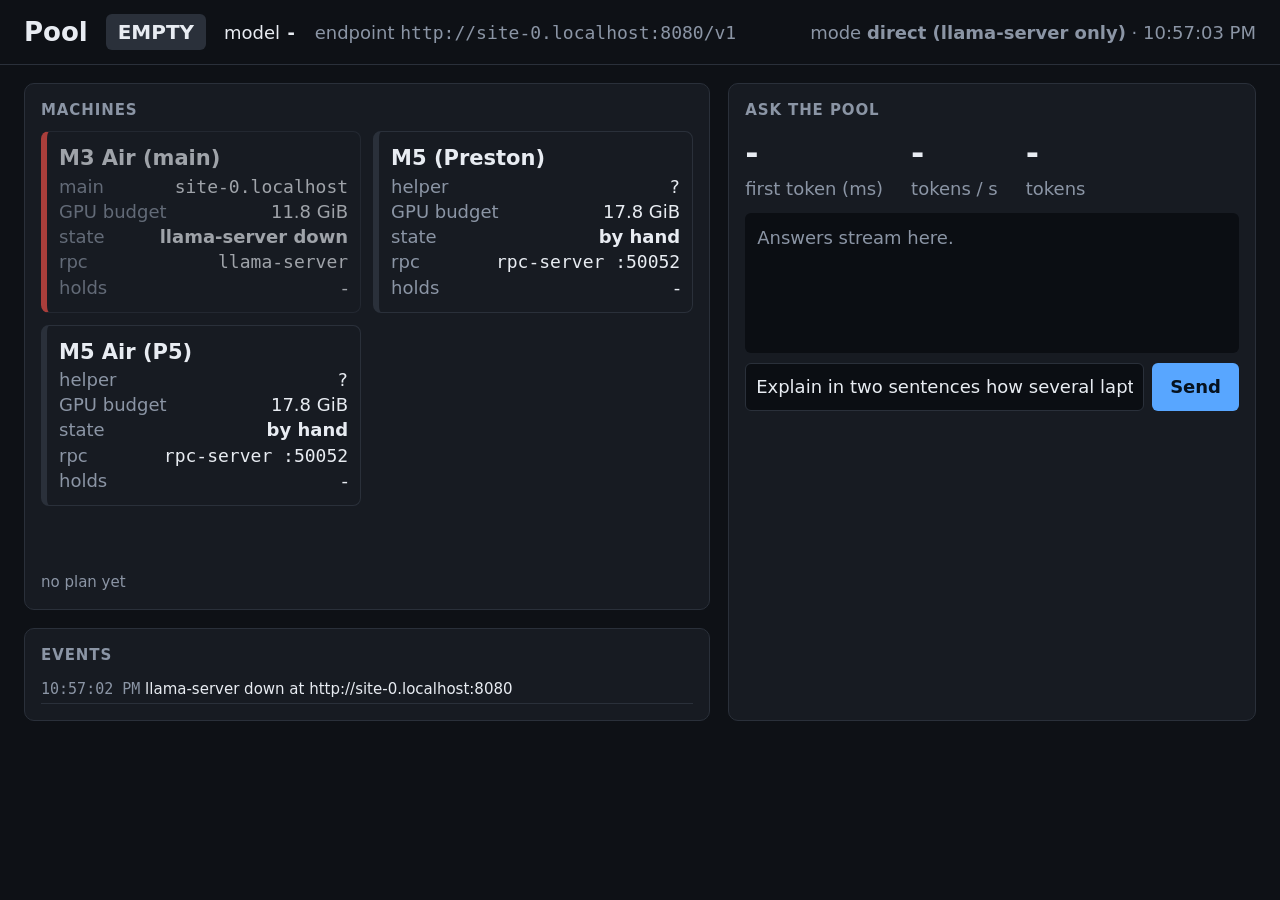
<file: web/index.html>
<!DOCTYPE html>
<!--
CONCEPT: one-page pool dashboard for Checkpoint A and the demo: machines (role, IP, GPU budget, state, layers),
         pool status, a streaming chat box with live TTFT and tok/s, and the event log. Readable on a projector.
WHY: the demo needs the audience to SEE machines join and the pool answer (D-14). Reading SpacetimeDB live from a
     browser also shows the Spacetime control plane at work. Changes D-06/D-13 "no frontend" (posted in #11).
DEPENDS ON: (1) llama-server on main (b8665): /health, /props, POST /v1/chat/completions stream; it sends CORS headers.
            (2) SpacetimeDB on main :3000, HTTP SQL API POST /v1/database/<db>/sql, public tables node, heartbeat,
                cluster_status, split_plan, event (crates/control); sends `access-control-allow-origin: *`.
            (3) mock mode: fixtures/json/*.json (so serve from the REPO ROOT, then open /web/).
            No CDN, no build step, offline on the LAN (D-02).
AFFECTS: nothing else; read-only except the chat request to llama-server.

Run on main:   cd hacktud_team_win && python3 -m http.server 8000      then open http://<main IP>:8000/web/
URL options:   ?main=<host>  (default: the host serving the page)   ?db=pool   ?llama=8080   ?stdb=3000   ?mock=1   ?direct
Modes (auto):  SpacetimeDB answers -> "live" (tables).  Otherwise -> "direct" (llama-server + the MACHINES list).
-->
<html lang="en">
<head>
<meta charset="utf-8">
<meta name="viewport" content="width=device-width, initial-scale=1">
<title>Pool</title>
<style>
  :root { --bg:#0e1116; --panel:#171b22; --line:#2a303a; --text:#e8ecf2; --dim:#8b95a5;
          --ok:#3fb950; --warn:#d29922; --bad:#f85149; --blue:#58a6ff; }
  * { box-sizing: border-box; }
  body { margin:0; background:var(--bg); color:var(--text); font:18px/1.4 -apple-system, system-ui, sans-serif; }
  header { display:flex; align-items:center; gap:18px; padding:14px 24px; border-bottom:1px solid var(--line); flex-wrap:wrap; }
  h1 { font-size:26px; margin:0; } h2 { font-size:15px; margin:0 0 10px; color:var(--dim); text-transform:uppercase; letter-spacing:.06em; }
  .badge { padding:4px 12px; border-radius:6px; font-weight:700; font-size:20px; background:var(--line); }
  .SERVING { background:var(--ok); color:#06210d; } .DEGRADED, .LAUNCHING, .STARTING_HELPERS, .PLANNED { background:var(--warn); color:#2b1d00; }
  .STOPPED { background:var(--line); } .dim { color:var(--dim); } .mono { font-family: ui-monospace, Menlo, monospace; }
  main { display:grid; grid-template-columns: 1.3fr 1fr; gap:18px; padding:18px 24px; }
  section { background:var(--panel); border:1px solid var(--line); border-radius:10px; padding:16px; }
  #machines { display:grid; grid-template-columns:repeat(auto-fill,minmax(230px,1fr)); gap:12px; }
  .card { border:1px solid var(--line); border-radius:8px; padding:12px; border-left:6px solid var(--line); }
  .card.on { border-left-color:var(--ok); } .card.off { border-left-color:var(--bad); opacity:.65; }
  .card .name { font-size:21px; font-weight:700; } .card .row { display:flex; justify-content:space-between; gap:8px; }
  #bar { display:flex; height:46px; border-radius:6px; overflow:hidden; margin-top:14px; }
  #bar div { display:flex; align-items:center; justify-content:center; font-size:14px; font-weight:600; color:#0e1116;
             border-right:2px solid var(--panel); white-space:nowrap; overflow:hidden; }
  #stats { display:flex; gap:28px; margin:8px 0 12px; } .stat b { font-size:32px; display:block; }
  #answer { min-height:140px; max-height:300px; overflow:auto; white-space:pre-wrap; background:#0b0e13; border-radius:6px; padding:12px; }
  form { display:flex; gap:8px; margin-top:10px; }
  input { flex:1; font:inherit; padding:10px; background:#0b0e13; color:var(--text); border:1px solid var(--line); border-radius:6px; }
  button { font:inherit; padding:10px 18px; background:var(--blue); color:#06121f; border:0; border-radius:6px; font-weight:700; cursor:pointer; }
  button:disabled { opacity:.5; }
  #events { max-height:260px; overflow:auto; font-size:15px; } #events div { padding:3px 0; border-bottom:1px solid var(--line); }
  @media (max-width: 1000px) { main { grid-template-columns:1fr; } }
</style>
</head>
<body>
<header>
  <h1>Pool</h1>
  <span id="state" class="badge">…</span>
  <span>model <b id="model" class="mono">-</b></span>
  <span class="dim">endpoint <span id="endpoint" class="mono">-</span></span>
  <span id="note" class="dim"></span>
  <span class="dim" style="margin-left:auto">mode <b id="mode">-</b> · <span id="updated">-</span></span>
</header>
<main>
  <div style="display:grid; gap:18px; align-content:start">
    <section><h2>Machines</h2><div id="machines"></div>
      <div id="bar"></div><div id="plan" class="dim" style="margin-top:6px; font-size:15px"></div></section>
    <section><h2>Events</h2><div id="events"></div></section>
  </div>
  <section><h2>Ask the pool</h2>
    <div id="stats">
      <div class="stat"><b id="ttft">-</b><span class="dim">first token (ms)</span></div>
      <div class="stat"><b id="tps">-</b><span class="dim">tokens / s</span></div>
      <div class="stat"><b id="ntok">-</b><span class="dim">tokens</span></div>
    </div>
    <div id="answer" class="dim">Answers stream here.</div>
    <form id="ask"><input id="prompt" value="Explain in two sentences how several laptops can run one model." autocomplete="off">
      <button id="send">Send</button></form>
  </section>
</main>
<script>
// CONCEPT: static machine list for "direct" mode (Checkpoint A by hand, no SpacetimeDB) and for IPs/budgets the
//          node table lacks. Match key = node_id (agent default = hostname). EDIT the IPs once the router assigns them.
// WHY: budgets are the measured MTL0 numbers (#11, 8:39pm / 8:48pm); main does not run an agent, so it is never a node row.
const MACHINES = [
  { node_id: "main",      name: "M3 Air (main)", role: "main",   ip: "", budget_mib: 12124 },
  { node_id: "helper-m5", name: "M5 (Preston)",  role: "helper", ip: "", budget_mib: 18186 },
  { node_id: "helper-p5", name: "M5 Air (P5)",   role: "helper", ip: "", budget_mib: 18186 },
];

const q = new URLSearchParams(location.search);
const HOST = q.get("main") || location.hostname || "127.0.0.1";
const DB = q.get("db") || "pool";
const LLAMA = `http://${HOST}:${q.get("llama") || 8080}`;
const STDB = `http://${HOST}:${q.get("stdb") || 3000}`;
const MOCK = q.has("mock");
const DIRECT = q.has("direct");   // skip SpacetimeDB (Checkpoint A by hand: a stale `pool` db must not show)
const $ = (id) => document.getElementById(id);
const esc = (s) => String(s ?? "").replace(/[&<>"']/g, (c) => ({ "&":"&amp;", "<":"&lt;", ">":"&gt;", '"':"&quot;", "'":"&#39;" }[c]));
const COLORS = ["#58a6ff", "#3fb950", "#d29922", "#bc8cff", "#ff7b72", "#39c5cf"];
const localEvents = [];   // page-side events (llama-server up/down) for direct mode
let llamaUp = null;

// SpacetimeDB HTTP SQL: rows come back as positional arrays; Option = [0, v] (some) | [1, []] (none);
// Timestamp = [micros since epoch]. Turn one result into plain objects.
function unpack(v) { return Array.isArray(v) && v.length === 2 && (v[0] === 0 || v[0] === 1) && (v[0] === 0 || (Array.isArray(v[1]) && !v[1].length)) ? (v[0] === 0 ? v[1] : null) : v; }
async function sql(query) {
  const r = await fetch(`${STDB}/v1/database/${DB}/sql`, { method: "POST", body: query, signal: AbortSignal.timeout(2000) });
  if (!r.ok) throw new Error(`sql ${r.status}`);
  const [res] = await r.json();
  const cols = res.schema.elements.map((e) => e.name.some);
  return res.rows.map((row) => Object.fromEntries(cols.map((c, i) => [c, unpack(row[i])])));
}
const micros = (t) => new Date((Array.isArray(t) ? t[0] : t) / 1000);
const gpuMib = (devices) => (devices || []).filter((d) => d[0] !== "BLAS" && d.name !== "BLAS").reduce((s, d) => s + Number(d.total_mib ?? d[2] ?? 0), 0);

// Assignment layers [first, last] if the planner filled them (WP-5), else null (llama.cpp's own default split).
function layersOf(plan, nodeId) {
  const a = (plan?.assignments || []).find((x) => x.node_id === nodeId);
  return a ? { device: a.llama_device, layers: a.layers || null } : null;
}

// ---- data sources -> one view model: { state, model, endpoint, plan, nodes:[{node_id,name,role,ip,budget_mib,state,online,rpc}], events } ----
async function fromSpacetime() {
  const [nodes, hbs, cs, plans, events] = await Promise.all([
    sql("SELECT node_id, role, state, online, devices, addresses FROM node"),
    sql("SELECT node_id, rpc_state, rpc_port, port_accepting FROM heartbeat"),
    sql("SELECT * FROM cluster_status"),
    sql("SELECT plan_id, plan_json FROM split_plan"),
    sql("SELECT seq, at, kind, node_id, plan_id, message FROM event"),
  ]);
  const st = cs[0] || {};
  const p = plans.find((x) => x.plan_id === st.plan_id);
  const plan = p ? JSON.parse(p.plan_json) : null;
  const seen = new Set();
  const list = nodes.map((n) => {
    const m = MACHINES.find((x) => x.node_id === n.node_id || (x.ip && n.addresses.includes(x.ip))) || {};
    seen.add(m.node_id);
    const hb = hbs.find((h) => h.node_id === n.node_id);
    return { node_id: n.node_id, name: m.name || n.node_id, role: n.role, ip: n.addresses[0] || m.ip,
             budget_mib: gpuMib(n.devices) || m.budget_mib, state: n.state, online: n.online,
             rpc: hb ? `${hb.rpc_state === "failed" ? "stopped" : hb.rpc_state}${hb.rpc_port ? " :" + hb.rpc_port : ""}` : "" };
  });
  // Main runs no agent; show it from MACHINES with llama-server's health as its state.
  for (const m of MACHINES.filter((x) => x.role === "main" && !seen.has(x.node_id)))
    list.unshift({ ...m, ip: m.ip || HOST, state: llamaUp ? "llama-server up" : "llama-server down", online: llamaUp, rpc: "llama-server" });
  return { mode: "live (SpacetimeDB)", state: st.cluster_state || "EMPTY", model: st.model_id, endpoint: st.endpoint || `${LLAMA}/v1`,
           plan, nodes: list,
           // #33 (Aayo 11:20pm): a failed bring-up / llama-server exit sets STOPPED; the reason is the latest
           // launch_failed or llama_server_exited event. Shown as a calm note next to the state, never as FAILED.
           stopReason: events.filter((e) => e.kind === "launch_failed" || e.kind === "llama_server_exited").sort((a, b) => b.seq - a.seq)[0]?.message,
           events: events.sort((a, b) => b.seq - a.seq).slice(0, 40).map((e) => ({ at: micros(e.at), text: `${e.kind} ${e.node_id || e.plan_id} ${e.message}` })) };
}

async function fromLlamaOnly() {
  let model = null;
  if (llamaUp) try { model = (await (await fetch(`${LLAMA}/props`, { signal: AbortSignal.timeout(2000) })).json()).model_alias; } catch {}
  return { mode: "direct (llama-server only)", state: llamaUp ? "SERVING" : "EMPTY", model, endpoint: `${LLAMA}/v1`, plan: null,
           nodes: MACHINES.map((m) => ({ ...m, ip: m.ip || (m.role === "main" ? HOST : "?"), state: m.role === "main" ? (llamaUp ? "llama-server up" : "llama-server down") : "by hand",
                                         online: m.role === "main" ? llamaUp : null, rpc: m.role === "main" ? "llama-server" : "rpc-server :50052" })),
           events: [] };
}

async function fromFixtures() {
  const get = async (f) => (await fetch(`../fixtures/json/${f}.json`)).json();
  const [cs, plan, caps, ev, hb] = await Promise.all(["cluster_status", "split_plan", "node_capabilities", "event", "heartbeat"].map(get));
  const ids = [...new Set([...plan.assignments.map((a) => a.node_id), ...cs.nodes.map((n) => n.node_id)])];
  return { mode: "mock (fixtures/json)", state: cs.cluster_state, model: cs.model.model_id, endpoint: cs.endpoint, plan,
           nodes: ids.map((id) => {
             const n = cs.nodes.find((x) => x.node_id === id), c = caps.node_id === id ? caps : null;
             const a = plan.assignments.find((x) => x.node_id === id);
             return { node_id: id, name: id, role: n?.role || "helper", ip: c?.network.addresses[0] || "",
                      budget_mib: c ? gpuMib(c.devices) : Math.round((a?.usable_bytes || 0) / 2 ** 20),
                      state: n?.state || "ACTIVE", online: true, rpc: hb.node_id === id ? `${hb.rpc_server.state} :${hb.rpc_server.port}` : "" };
           }),
           events: [{ at: new Date(ev.at), text: `${ev.kind} ${ev.node_id} ${ev.message}` }] };
}

// ---- render ----
function render(v) {
  // Never FAILED on screen (#33, Aayo): an old pre-#33 row or the enum value itself reads as STOPPED.
  const state = v.state === "FAILED" ? "STOPPED" : v.state;
  $("state").textContent = state; $("state").className = "badge " + state;
  $("note").textContent = state === "STOPPED" && v.stopReason ? `last stop: ${v.stopReason}` : "";
  $("model").textContent = v.model || "-"; $("endpoint").textContent = v.endpoint || "-";
  $("mode").textContent = v.mode; $("updated").textContent = new Date().toLocaleTimeString();
  $("machines").innerHTML = v.nodes.map((n) => {
    const l = layersOf(v.plan, n.node_id);
    const where = l ? (l.layers ? `layers ${l.layers[0]}-${l.layers[1]}` : "llama default split") + ` (${l.device})` : (n.role === "main" && v.plan ? "rest of layers (main GPU)" : "-");
    return `<div class="card ${n.online === null ? "" : n.online ? "on" : "off"}"><div class="name">${esc(n.name)}</div>
      <div class="row"><span class="dim">${esc(n.role)}</span><span class="mono">${esc(n.ip)}</span></div>
      <div class="row"><span class="dim">GPU budget</span><span>${n.budget_mib ? (n.budget_mib / 1024).toFixed(1) + " GiB" : "-"}</span></div>
      <div class="row"><span class="dim">state</span><b>${esc(n.state)}</b></div>
      <div class="row"><span class="dim">rpc</span><span class="mono">${esc(n.rpc)}</span></div>
      <div class="row"><span class="dim">holds</span><span>${esc(where)}</span></div></div>`;
  }).join("");
  // Layer bar: real ranges when the planner provides them, else equal segments in device order (llama.cpp decides).
  const order = v.plan?.device_order || [];
  const segs = order.map((d, i) => {
    const a = (v.plan.assignments || []).find((x) => x.llama_device === d);
    const span = a?.layers ? a.layers[1] - a.layers[0] + 1 : 1;
    const name = a ? (v.nodes.find((n) => n.node_id === a.node_id)?.name || a.node_id) : "main";
    return { label: `${name}${a?.layers ? ` · ${span} layers` : ""}`, span, color: COLORS[i % COLORS.length] };
  });
  $("bar").innerHTML = segs.map((s) => `<div style="flex:${s.span}; background:${s.color}">${esc(s.label)}</div>`).join("");
  $("plan").textContent = v.plan ? `${v.plan.plan_id} · ${v.plan.strategy}${v.plan.assignments?.some((a) => a.layers) ? "" : " (layer counts decided by llama.cpp; WP-5 planner not wired yet)"}` : "no plan yet";
  const evs = [...localEvents, ...v.events].sort((a, b) => b.at - a.at).slice(0, 40);
  $("events").innerHTML = evs.map((e) => `<div><span class="dim mono">${e.at.toLocaleTimeString()}</span> ${esc(e.text)}</div>`).join("") || '<div class="dim">none yet</div>';
}

async function tick() {
  if (!MOCK) {
    let up = false;
    try { up = (await fetch(`${LLAMA}/health`, { signal: AbortSignal.timeout(1500) })).ok; } catch {}
    if (up !== llamaUp) localEvents.unshift({ at: new Date(), text: `llama-server ${up ? "up" : "down"} at ${LLAMA}` });
    llamaUp = up;
  }
  try { render(MOCK ? await fromFixtures() : await (DIRECT ? Promise.reject() : fromSpacetime()).catch(() => fromLlamaOnly())); }
  catch (e) { $("mode").textContent = "error: " + e.message; }
}
tick(); setInterval(tick, MOCK ? 5000 : 1000);

// ---- chat: same numbers as crates/bench. TTFT = send -> first content delta (client clock);
// tok/s = llama-server's own timings.predicted_per_second from the last streamed event. cache_prompt:false so repeats don't fake TTFT.
$("ask").onsubmit = async (ev) => {
  ev.preventDefault();
  const out = $("answer"); out.textContent = ""; out.classList.remove("dim");
  $("ttft").textContent = $("tps").textContent = $("ntok").textContent = "…"; $("send").disabled = true;
  const t0 = performance.now(); let first = null, n = 0;
  try {
    const r = await fetch(`${LLAMA}/v1/chat/completions`, { method: "POST", headers: { "Content-Type": "application/json" },
      body: JSON.stringify({ messages: [{ role: "user", content: $("prompt").value }], max_tokens: 256, stream: true,
                             cache_prompt: false, stream_options: { include_usage: true } }) });
    if (!r.ok) throw new Error(`llama-server ${r.status}`);
    const reader = r.body.pipeThrough(new TextDecoderStream()).getReader();
    let buf = "";
    for (;;) {
      const { value, done } = await reader.read();
      if (done) break;
      buf += value;
      const lines = buf.split("\n"); buf = lines.pop();
      for (const line of lines) {
        if (!line.startsWith("data: ") || line === "data: [DONE]") continue;
        const d = JSON.parse(line.slice(6));
        const text = d.choices?.[0]?.delta?.content;
        if (text) {
          if (first === null) { first = performance.now() - t0; $("ttft").textContent = Math.round(first); }
          n++; out.textContent += text; out.scrollTop = out.scrollHeight;
          $("ntok").textContent = n; $("tps").textContent = (n / ((performance.now() - t0 - first) / 1000 || 1)).toFixed(1);
        }
        if (d.timings) { $("tps").textContent = d.timings.predicted_per_second.toFixed(1); $("ntok").textContent = d.timings.predicted_n; }
      }
    }
  } catch (e) { out.textContent += `\n[error] ${e.message}`; }
  $("send").disabled = false;
};
</script>
</body>
</html>
</file>
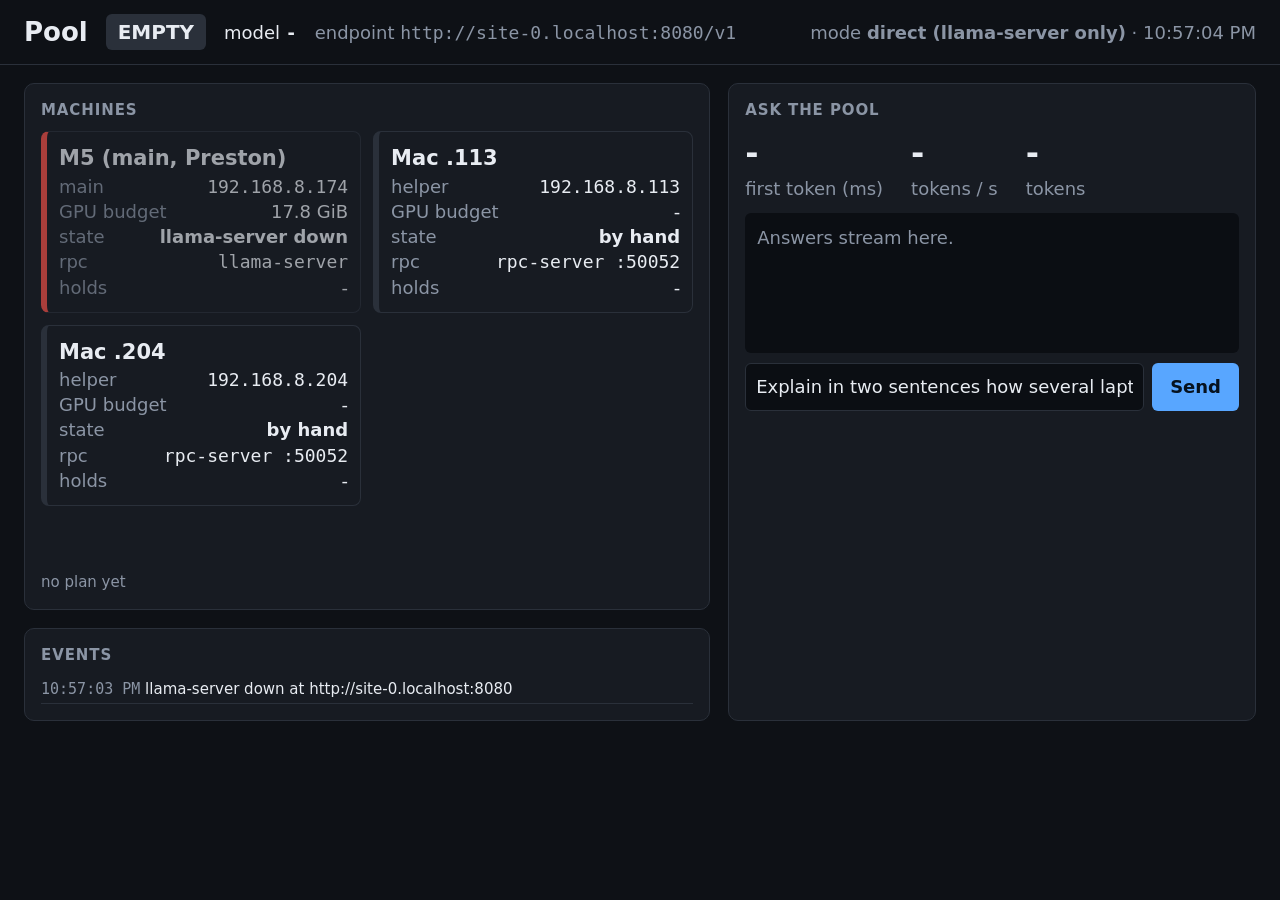
<file: test-runs/web/index.html>
<!DOCTYPE html>
<!--
CONCEPT: one-page pool dashboard for Checkpoint A and the demo: machines (role, IP, GPU budget, state, layers),
         pool status, a streaming chat box with live TTFT and tok/s, and the event log. Readable on a projector.
WHY: the demo needs the audience to SEE machines join and the pool answer (D-14). Reading SpacetimeDB live from a
     browser also shows the Spacetime control plane at work. Changes D-06/D-13 "no frontend" (posted in #11).
DEPENDS ON: (1) llama-server on main (b8665): /health, /props, POST /v1/chat/completions stream; it sends CORS headers.
            (2) SpacetimeDB on main :3000, HTTP SQL API POST /v1/database/<db>/sql, public tables node, heartbeat,
                cluster_status, split_plan, event (crates/control); sends `access-control-allow-origin: *`.
            (3) mock mode: fixtures/json/*.json (so serve from the REPO ROOT, then open /web/).
            No CDN, no build step, offline on the LAN (D-02).
AFFECTS: nothing else; read-only except the chat request to llama-server.

Run on main:   cd hacktud_team_win && python3 -m http.server 8000      then open http://<main IP>:8000/web/
URL options:   ?main=<host>  (default: the host serving the page)   ?db=pool   ?llama=8080   ?stdb=3000   ?mock=1   ?direct
Modes (auto):  SpacetimeDB answers -> "live" (tables).  Otherwise -> "direct" (llama-server + the MACHINES list).
-->
<html lang="en">
<head>
<meta charset="utf-8">
<meta name="viewport" content="width=device-width, initial-scale=1">
<title>Pool</title>
<style>
  :root { --bg:#0e1116; --panel:#171b22; --line:#2a303a; --text:#e8ecf2; --dim:#8b95a5;
          --ok:#3fb950; --warn:#d29922; --bad:#f85149; --blue:#58a6ff; }
  * { box-sizing: border-box; }
  body { margin:0; background:var(--bg); color:var(--text); font:18px/1.4 -apple-system, system-ui, sans-serif; }
  header { display:flex; align-items:center; gap:18px; padding:14px 24px; border-bottom:1px solid var(--line); flex-wrap:wrap; }
  h1 { font-size:26px; margin:0; } h2 { font-size:15px; margin:0 0 10px; color:var(--dim); text-transform:uppercase; letter-spacing:.06em; }
  .badge { padding:4px 12px; border-radius:6px; font-weight:700; font-size:20px; background:var(--line); }
  .SERVING { background:var(--ok); color:#06210d; } .DEGRADED, .LAUNCHING, .STARTING_HELPERS, .PLANNED { background:var(--warn); color:#2b1d00; }
  .FAILED { background:var(--bad); } .dim { color:var(--dim); } .mono { font-family: ui-monospace, Menlo, monospace; }
  main { display:grid; grid-template-columns: 1.3fr 1fr; gap:18px; padding:18px 24px; }
  section { background:var(--panel); border:1px solid var(--line); border-radius:10px; padding:16px; }
  #machines { display:grid; grid-template-columns:repeat(auto-fill,minmax(230px,1fr)); gap:12px; }
  .card { border:1px solid var(--line); border-radius:8px; padding:12px; border-left:6px solid var(--line); }
  .card.on { border-left-color:var(--ok); } .card.off { border-left-color:var(--bad); opacity:.65; }
  .card .name { font-size:21px; font-weight:700; } .card .row { display:flex; justify-content:space-between; gap:8px; }
  #bar { display:flex; height:46px; border-radius:6px; overflow:hidden; margin-top:14px; }
  #bar div { display:flex; align-items:center; justify-content:center; font-size:14px; font-weight:600; color:#0e1116;
             border-right:2px solid var(--panel); white-space:nowrap; overflow:hidden; }
  #stats { display:flex; gap:28px; margin:8px 0 12px; } .stat b { font-size:32px; display:block; }
  #answer { min-height:140px; max-height:300px; overflow:auto; white-space:pre-wrap; background:#0b0e13; border-radius:6px; padding:12px; }
  form { display:flex; gap:8px; margin-top:10px; }
  input { flex:1; font:inherit; padding:10px; background:#0b0e13; color:var(--text); border:1px solid var(--line); border-radius:6px; }
  button { font:inherit; padding:10px 18px; background:var(--blue); color:#06121f; border:0; border-radius:6px; font-weight:700; cursor:pointer; }
  button:disabled { opacity:.5; }
  #events { max-height:260px; overflow:auto; font-size:15px; } #events div { padding:3px 0; border-bottom:1px solid var(--line); }
  @media (max-width: 1000px) { main { grid-template-columns:1fr; } }
</style>
</head>
<body>
<header>
  <h1>Pool</h1>
  <span id="state" class="badge">…</span>
  <span>model <b id="model" class="mono">-</b></span>
  <span class="dim">endpoint <span id="endpoint" class="mono">-</span></span>
  <span class="dim" style="margin-left:auto">mode <b id="mode">-</b> · <span id="updated">-</span></span>
</header>
<main>
  <div style="display:grid; gap:18px; align-content:start">
    <section><h2>Machines</h2><div id="machines"></div>
      <div id="bar"></div><div id="plan" class="dim" style="margin-top:6px; font-size:15px"></div></section>
    <section><h2>Events</h2><div id="events"></div></section>
  </div>
  <section><h2>Ask the pool</h2>
    <div id="stats">
      <div class="stat"><b id="ttft">-</b><span class="dim">first token (ms)</span></div>
      <div class="stat"><b id="tps">-</b><span class="dim">tokens / s</span></div>
      <div class="stat"><b id="ntok">-</b><span class="dim">tokens</span></div>
    </div>
    <div id="answer" class="dim">Answers stream here.</div>
    <form id="ask"><input id="prompt" value="Explain in two sentences how several laptops can run one model." autocomplete="off">
      <button id="send">Send</button></form>
  </section>
</main>
<script>
// CONCEPT: static machine list for "direct" mode (Checkpoint A by hand, no SpacetimeDB) and for IPs/budgets the
//          node table lacks. Match key = node_id (agent default = hostname). EDIT the IPs once the router assigns them.
// WHY: budgets are the measured MTL0 numbers (#11, 8:39pm / 8:48pm); main does not run an agent, so it is never a node row.
const MACHINES = [   // Checkpoint A test copy (not committed): this M5 is main for the 0.5B run
  { node_id: "main",  name: "M5 (main, Preston)", role: "main",   ip: "192.168.8.174", budget_mib: 18186 },
  { node_id: "h-113", name: "Mac .113",           role: "helper", ip: "192.168.8.113", budget_mib: 0 },
  { node_id: "h-204", name: "Mac .204",           role: "helper", ip: "192.168.8.204", budget_mib: 0 },
];

const q = new URLSearchParams(location.search);
const HOST = q.get("main") || location.hostname || "127.0.0.1";
const DB = q.get("db") || "pool";
const LLAMA = `http://${HOST}:${q.get("llama") || 8080}`;
const STDB = `http://${HOST}:${q.get("stdb") || 3000}`;
const MOCK = q.has("mock");
const DIRECT = q.has("direct");   // skip SpacetimeDB (Checkpoint A by hand: a stale `pool` db must not show)
const $ = (id) => document.getElementById(id);
const esc = (s) => String(s ?? "").replace(/[&<>"']/g, (c) => ({ "&":"&amp;", "<":"&lt;", ">":"&gt;", '"':"&quot;", "'":"&#39;" }[c]));
const COLORS = ["#58a6ff", "#3fb950", "#d29922", "#bc8cff", "#ff7b72", "#39c5cf"];
const localEvents = [];   // page-side events (llama-server up/down) for direct mode
let llamaUp = null;

// SpacetimeDB HTTP SQL: rows come back as positional arrays; Option = [0, v] (some) | [1, []] (none);
// Timestamp = [micros since epoch]. Turn one result into plain objects.
function unpack(v) { return Array.isArray(v) && v.length === 2 && (v[0] === 0 || v[0] === 1) && (v[0] === 0 || (Array.isArray(v[1]) && !v[1].length)) ? (v[0] === 0 ? v[1] : null) : v; }
async function sql(query) {
  const r = await fetch(`${STDB}/v1/database/${DB}/sql`, { method: "POST", body: query, signal: AbortSignal.timeout(2000) });
  if (!r.ok) throw new Error(`sql ${r.status}`);
  const [res] = await r.json();
  const cols = res.schema.elements.map((e) => e.name.some);
  return res.rows.map((row) => Object.fromEntries(cols.map((c, i) => [c, unpack(row[i])])));
}
const micros = (t) => new Date((Array.isArray(t) ? t[0] : t) / 1000);
const gpuMib = (devices) => (devices || []).filter((d) => d[0] !== "BLAS" && d.name !== "BLAS").reduce((s, d) => s + Number(d.total_mib ?? d[2] ?? 0), 0);

// Assignment layers [first, last] if the planner filled them (WP-5), else null (llama.cpp's own default split).
function layersOf(plan, nodeId) {
  const a = (plan?.assignments || []).find((x) => x.node_id === nodeId);
  return a ? { device: a.llama_device, layers: a.layers || null } : null;
}

// ---- data sources -> one view model: { state, model, endpoint, plan, nodes:[{node_id,name,role,ip,budget_mib,state,online,rpc}], events } ----
async function fromSpacetime() {
  const [nodes, hbs, cs, plans, events] = await Promise.all([
    sql("SELECT node_id, role, state, online, devices, addresses FROM node"),
    sql("SELECT node_id, rpc_state, rpc_port, port_accepting FROM heartbeat"),
    sql("SELECT * FROM cluster_status"),
    sql("SELECT plan_id, plan_json FROM split_plan"),
    sql("SELECT seq, at, kind, node_id, plan_id, message FROM event"),
  ]);
  const st = cs[0] || {};
  const p = plans.find((x) => x.plan_id === st.plan_id);
  const plan = p ? JSON.parse(p.plan_json) : null;
  const seen = new Set();
  const list = nodes.map((n) => {
    const m = MACHINES.find((x) => x.node_id === n.node_id || (x.ip && n.addresses.includes(x.ip))) || {};
    seen.add(m.node_id);
    const hb = hbs.find((h) => h.node_id === n.node_id);
    return { node_id: n.node_id, name: m.name || n.node_id, role: n.role, ip: n.addresses[0] || m.ip,
             budget_mib: gpuMib(n.devices) || m.budget_mib, state: n.state, online: n.online,
             rpc: hb ? `${hb.rpc_state}${hb.rpc_port ? " :" + hb.rpc_port : ""}` : "" };
  });
  // Main runs no agent; show it from MACHINES with llama-server's health as its state.
  for (const m of MACHINES.filter((x) => x.role === "main" && !seen.has(x.node_id)))
    list.unshift({ ...m, ip: m.ip || HOST, state: llamaUp ? "llama-server up" : "llama-server down", online: llamaUp, rpc: "llama-server" });
  return { mode: "live (SpacetimeDB)", state: st.cluster_state || "EMPTY", model: st.model_id, endpoint: st.endpoint || `${LLAMA}/v1`,
           plan, nodes: list,
           events: events.sort((a, b) => b.seq - a.seq).slice(0, 40).map((e) => ({ at: micros(e.at), text: `${e.kind} ${e.node_id || e.plan_id} ${e.message}` })) };
}

async function fromLlamaOnly() {
  let model = null;
  if (llamaUp) try { model = (await (await fetch(`${LLAMA}/props`, { signal: AbortSignal.timeout(2000) })).json()).model_alias; } catch {}
  return { mode: "direct (llama-server only)", state: llamaUp ? "SERVING" : "EMPTY", model, endpoint: `${LLAMA}/v1`, plan: null,
           nodes: MACHINES.map((m) => ({ ...m, ip: m.ip || (m.role === "main" ? HOST : "?"), state: m.role === "main" ? (llamaUp ? "llama-server up" : "llama-server down") : "by hand",
                                         online: m.role === "main" ? llamaUp : null, rpc: m.role === "main" ? "llama-server" : "rpc-server :50052" })),
           events: [] };
}

async function fromFixtures() {
  const get = async (f) => (await fetch(`../fixtures/json/${f}.json`)).json();
  const [cs, plan, caps, ev, hb] = await Promise.all(["cluster_status", "split_plan", "node_capabilities", "event", "heartbeat"].map(get));
  const ids = [...new Set([...plan.assignments.map((a) => a.node_id), ...cs.nodes.map((n) => n.node_id)])];
  return { mode: "mock (fixtures/json)", state: cs.cluster_state, model: cs.model.model_id, endpoint: cs.endpoint, plan,
           nodes: ids.map((id) => {
             const n = cs.nodes.find((x) => x.node_id === id), c = caps.node_id === id ? caps : null;
             const a = plan.assignments.find((x) => x.node_id === id);
             return { node_id: id, name: id, role: n?.role || "helper", ip: c?.network.addresses[0] || "",
                      budget_mib: c ? gpuMib(c.devices) : Math.round((a?.usable_bytes || 0) / 2 ** 20),
                      state: n?.state || "ACTIVE", online: true, rpc: hb.node_id === id ? `${hb.rpc_server.state} :${hb.rpc_server.port}` : "" };
           }),
           events: [{ at: new Date(ev.at), text: `${ev.kind} ${ev.node_id} ${ev.message}` }] };
}

// ---- render ----
function render(v) {
  $("state").textContent = v.state; $("state").className = "badge " + v.state;
  $("model").textContent = v.model || "-"; $("endpoint").textContent = v.endpoint || "-";
  $("mode").textContent = v.mode; $("updated").textContent = new Date().toLocaleTimeString();
  $("machines").innerHTML = v.nodes.map((n) => {
    const l = layersOf(v.plan, n.node_id);
    const where = l ? (l.layers ? `layers ${l.layers[0]}-${l.layers[1]}` : "llama default split") + ` (${l.device})` : (n.role === "main" && v.plan ? "rest of layers (main GPU)" : "-");
    return `<div class="card ${n.online === null ? "" : n.online ? "on" : "off"}"><div class="name">${esc(n.name)}</div>
      <div class="row"><span class="dim">${esc(n.role)}</span><span class="mono">${esc(n.ip)}</span></div>
      <div class="row"><span class="dim">GPU budget</span><span>${n.budget_mib ? (n.budget_mib / 1024).toFixed(1) + " GiB" : "-"}</span></div>
      <div class="row"><span class="dim">state</span><b>${esc(n.state)}</b></div>
      <div class="row"><span class="dim">rpc</span><span class="mono">${esc(n.rpc)}</span></div>
      <div class="row"><span class="dim">holds</span><span>${esc(where)}</span></div></div>`;
  }).join("");
  // Layer bar: real ranges when the planner provides them, else equal segments in device order (llama.cpp decides).
  const order = v.plan?.device_order || [];
  const segs = order.map((d, i) => {
    const a = (v.plan.assignments || []).find((x) => x.llama_device === d);
    const span = a?.layers ? a.layers[1] - a.layers[0] + 1 : 1;
    const name = a ? (v.nodes.find((n) => n.node_id === a.node_id)?.name || a.node_id) : "main";
    return { label: `${name}${a?.layers ? ` · ${span} layers` : ""}`, span, color: COLORS[i % COLORS.length] };
  });
  $("bar").innerHTML = segs.map((s) => `<div style="flex:${s.span}; background:${s.color}">${esc(s.label)}</div>`).join("");
  $("plan").textContent = v.plan ? `${v.plan.plan_id} · ${v.plan.strategy}${v.plan.assignments?.some((a) => a.layers) ? "" : " (layer counts decided by llama.cpp; WP-5 planner not wired yet)"}` : "no plan yet";
  const evs = [...localEvents, ...v.events].sort((a, b) => b.at - a.at).slice(0, 40);
  $("events").innerHTML = evs.map((e) => `<div><span class="dim mono">${e.at.toLocaleTimeString()}</span> ${esc(e.text)}</div>`).join("") || '<div class="dim">none yet</div>';
}

async function tick() {
  if (!MOCK) {
    let up = false;
    try { up = (await fetch(`${LLAMA}/health`, { signal: AbortSignal.timeout(1500) })).ok; } catch {}
    if (up !== llamaUp) localEvents.unshift({ at: new Date(), text: `llama-server ${up ? "up" : "down"} at ${LLAMA}` });
    llamaUp = up;
  }
  try { render(MOCK ? await fromFixtures() : await (DIRECT ? Promise.reject() : fromSpacetime()).catch(() => fromLlamaOnly())); }
  catch (e) { $("mode").textContent = "error: " + e.message; }
}
tick(); setInterval(tick, MOCK ? 5000 : 1000);

// ---- chat: same numbers as crates/bench. TTFT = send -> first content delta (client clock);
// tok/s = llama-server's own timings.predicted_per_second from the last streamed event. cache_prompt:false so repeats don't fake TTFT.
$("ask").onsubmit = async (ev) => {
  ev.preventDefault();
  const out = $("answer"); out.textContent = ""; out.classList.remove("dim");
  $("ttft").textContent = $("tps").textContent = $("ntok").textContent = "…"; $("send").disabled = true;
  const t0 = performance.now(); let first = null, n = 0;
  try {
    const r = await fetch(`${LLAMA}/v1/chat/completions`, { method: "POST", headers: { "Content-Type": "application/json" },
      body: JSON.stringify({ messages: [{ role: "user", content: $("prompt").value }], max_tokens: 256, stream: true,
                             cache_prompt: false, stream_options: { include_usage: true } }) });
    if (!r.ok) throw new Error(`llama-server ${r.status}`);
    const reader = r.body.pipeThrough(new TextDecoderStream()).getReader();
    let buf = "";
    for (;;) {
      const { value, done } = await reader.read();
      if (done) break;
      buf += value;
      const lines = buf.split("\n"); buf = lines.pop();
      for (const line of lines) {
        if (!line.startsWith("data: ") || line === "data: [DONE]") continue;
        const d = JSON.parse(line.slice(6));
        const text = d.choices?.[0]?.delta?.content;
        if (text) {
          if (first === null) { first = performance.now() - t0; $("ttft").textContent = Math.round(first); }
          n++; out.textContent += text; out.scrollTop = out.scrollHeight;
          $("ntok").textContent = n; $("tps").textContent = (n / ((performance.now() - t0 - first) / 1000 || 1)).toFixed(1);
        }
        if (d.timings) { $("tps").textContent = d.timings.predicted_per_second.toFixed(1); $("ntok").textContent = d.timings.predicted_n; }
      }
    }
  } catch (e) { out.textContent += `\n[error] ${e.message}`; }
  $("send").disabled = false;
};
</script>
</body>
</html>
</file>
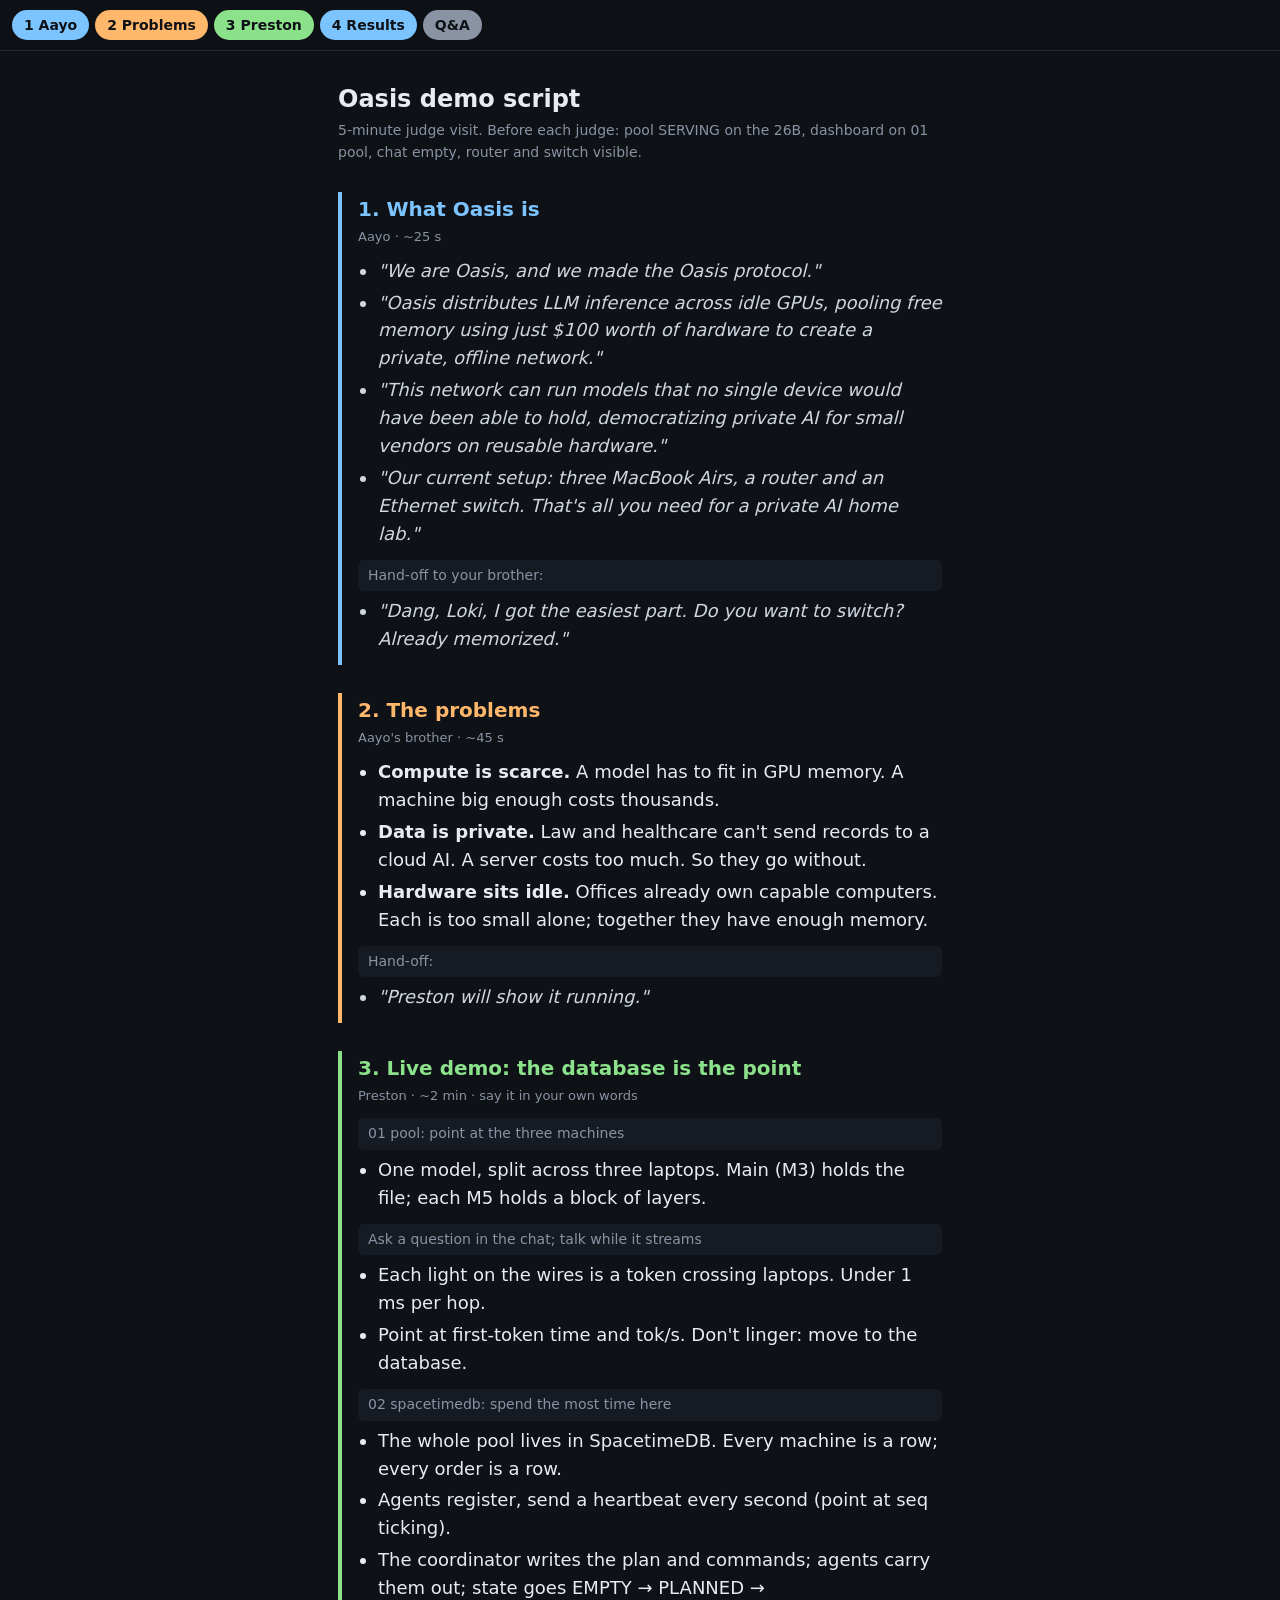
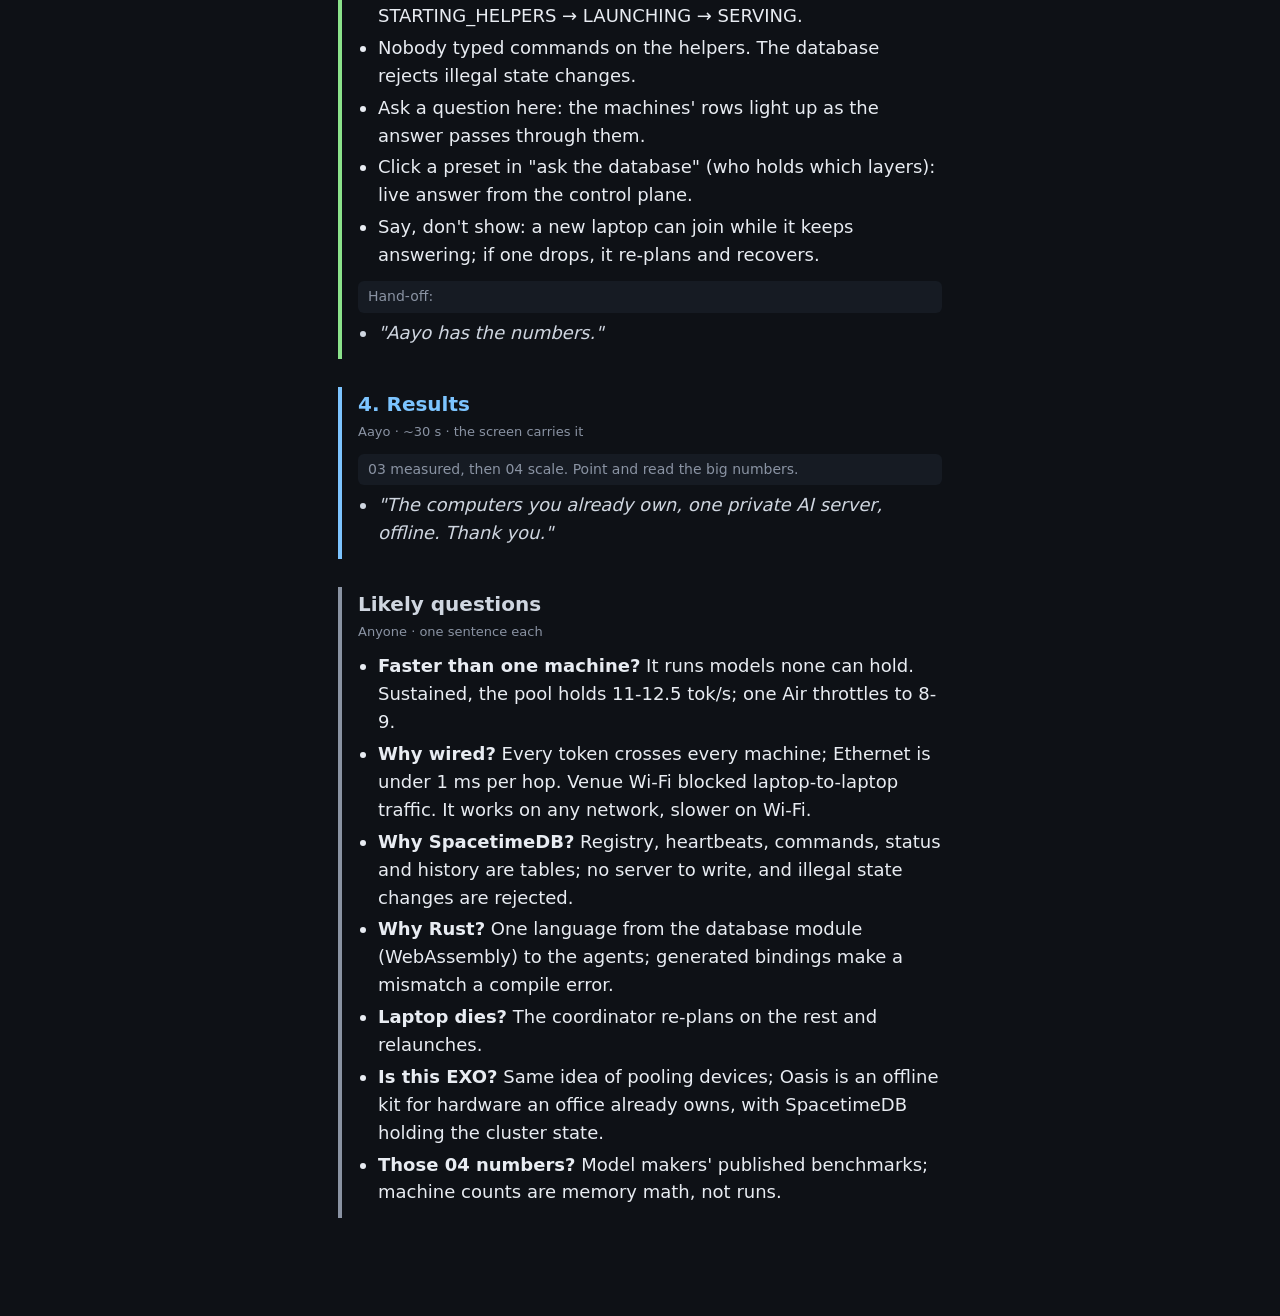
<file: docs/demo-script.html>
<!doctype html>
<html lang="en">
<head>
<meta charset="utf-8">
<meta name="viewport" content="width=device-width, initial-scale=1">
<title>Oasis demo script</title>
<style>
  :root { --bg:#0e1116; --fg:#e8ecf2; --mute:#8a93a3; --line:#232a35; --aayo:#7cc4ff; --bro:#ffb86b; --pres:#8be28b; }
  * { box-sizing:border-box; }
  body { margin:0; background:var(--bg); color:var(--fg); font:18px/1.55 system-ui, -apple-system, sans-serif; }
  nav { position:sticky; top:0; z-index:2; display:flex; gap:6px; overflow-x:auto; padding:10px 12px;
        background:#0e1116ee; border-bottom:1px solid var(--line); font:600 14px/1 system-ui, sans-serif; }
  nav a { flex:none; padding:8px 12px; border-radius:999px; color:var(--bg); text-decoration:none; }
  main { max-width:640px; margin:0 auto; padding:14px 18px 70px; }
  h1 { font-size:24px; margin:16px 0 2px; }
  .sub { color:var(--mute); font-size:14px; margin:0 0 10px; }
  section { border-left:4px solid; padding:2px 0 6px 16px; margin:28px 0; }
  h2 { font-size:20px; margin:0; }
  .meta { color:var(--mute); font-size:13px; margin:2px 0 10px; }
  ul { margin:6px 0; padding-left:20px; } li { margin:4px 0; }
  .say { font-style:italic; color:#cfd6e0; }
  .cue { color:var(--mute); font-size:14px; background:#161b23; border-radius:6px; padding:5px 10px; margin:12px 0 4px; display:block; }
  .aayo { border-color:var(--aayo); } .aayo h2 { color:var(--aayo); }
  .bro  { border-color:var(--bro); }  .bro h2  { color:var(--bro); }
  .pres { border-color:var(--pres); } .pres h2 { color:var(--pres); }
  .qa li b { color:var(--fg); }
</style>
</head>
<body>
<nav>
  <a href="#open" style="background:var(--aayo)">1 Aayo</a>
  <a href="#problems" style="background:var(--bro)">2 Problems</a>
  <a href="#demo" style="background:var(--pres)">3 Preston</a>
  <a href="#results" style="background:var(--aayo)">4 Results</a>
  <a href="#qa" style="background:#8a93a3">Q&amp;A</a>
</nav>
<main>
<h1>Oasis demo script</h1>
<p class="sub">5-minute judge visit. Before each judge: pool SERVING on the 26B, dashboard on 01 pool, chat empty, router and switch visible.</p>

<section class="aayo" id="open">
  <h2>1. What Oasis is</h2>
  <p class="meta">Aayo · ~25 s</p>
  <ul>
    <li class="say">"We are Oasis, and we made the Oasis protocol."</li>
    <li class="say">"Oasis distributes LLM inference across idle GPUs, pooling free memory using just $100 worth of hardware to create a private, offline network."</li>
    <li class="say">"This network can run models that no single device would have been able to hold, democratizing private AI for small vendors on reusable hardware."</li>
    <li class="say">"Our current setup: three MacBook Airs, a router and an Ethernet switch. That's all you need for a private AI home lab."</li>
  </ul>
  <span class="cue">Hand-off to your brother:</span>
  <ul><li class="say">"Dang, Loki, I got the easiest part. Do you want to switch? Already memorized."</li></ul>
</section>

<section class="bro" id="problems">
  <h2>2. The problems</h2>
  <p class="meta">Aayo's brother · ~45 s</p>
  <ul>
    <li><b>Compute is scarce.</b> A model has to fit in GPU memory. A machine big enough costs thousands.</li>
    <li><b>Data is private.</b> Law and healthcare can't send records to a cloud AI. A server costs too much. So they go without.</li>
    <li><b>Hardware sits idle.</b> Offices already own capable computers. Each is too small alone; together they have enough memory.</li>
  </ul>
  <span class="cue">Hand-off:</span>
  <ul><li class="say">"Preston will show it running."</li></ul>
</section>

<section class="pres" id="demo">
  <h2>3. Live demo: the database is the point</h2>
  <p class="meta">Preston · ~2 min · say it in your own words</p>
  <span class="cue">01 pool: point at the three machines</span>
  <ul>
    <li>One model, split across three laptops. Main (M3) holds the file; each M5 holds a block of layers.</li>
  </ul>
  <span class="cue">Ask a question in the chat; talk while it streams</span>
  <ul>
    <li>Each light on the wires is a token crossing laptops. Under 1 ms per hop.</li>
    <li>Point at first-token time and tok/s. Don't linger: move to the database.</li>
  </ul>
  <span class="cue">02 spacetimedb: spend the most time here</span>
  <ul>
    <li>The whole pool lives in SpacetimeDB. Every machine is a row; every order is a row.</li>
    <li>Agents register, send a heartbeat every second (point at seq ticking).</li>
    <li>The coordinator writes the plan and commands; agents carry them out; state goes EMPTY → PLANNED → STARTING_HELPERS → LAUNCHING → SERVING.</li>
    <li>Nobody typed commands on the helpers. The database rejects illegal state changes.</li>
    <li>Ask a question here: the machines' rows light up as the answer passes through them.</li>
    <li>Click a preset in "ask the database" (who holds which layers): live answer from the control plane.</li>
    <li>Say, don't show: a new laptop can join while it keeps answering; if one drops, it re-plans and recovers.</li>
  </ul>
  <span class="cue">Hand-off:</span>
  <ul><li class="say">"Aayo has the numbers."</li></ul>
</section>

<section class="aayo" id="results">
  <h2>4. Results</h2>
  <p class="meta">Aayo · ~30 s · the screen carries it</p>
  <span class="cue">03 measured, then 04 scale. Point and read the big numbers.</span>
  <ul>
    <li class="say">"The computers you already own, one private AI server, offline. Thank you."</li>
  </ul>
</section>

<section class="qa" id="qa" style="border-color:#8a93a3">
  <h2 style="color:#cfd6e0">Likely questions</h2>
  <p class="meta">Anyone · one sentence each</p>
  <ul>
    <li><b>Faster than one machine?</b> It runs models none can hold. Sustained, the pool holds 11-12.5 tok/s; one Air throttles to 8-9.</li>
    <li><b>Why wired?</b> Every token crosses every machine; Ethernet is under 1 ms per hop. Venue Wi-Fi blocked laptop-to-laptop traffic. It works on any network, slower on Wi-Fi.</li>
    <li><b>Why SpacetimeDB?</b> Registry, heartbeats, commands, status and history are tables; no server to write, and illegal state changes are rejected.</li>
    <li><b>Why Rust?</b> One language from the database module (WebAssembly) to the agents; generated bindings make a mismatch a compile error.</li>
    <li><b>Laptop dies?</b> The coordinator re-plans on the rest and relaunches.</li>
    <li><b>Is this EXO?</b> Same idea of pooling devices; Oasis is an offline kit for hardware an office already owns, with SpacetimeDB holding the cluster state.</li>
    <li><b>Those 04 numbers?</b> Model makers' published benchmarks; machine counts are memory math, not runs.</li>
  </ul>
</section>
</main>
</body>
</html>
</file>
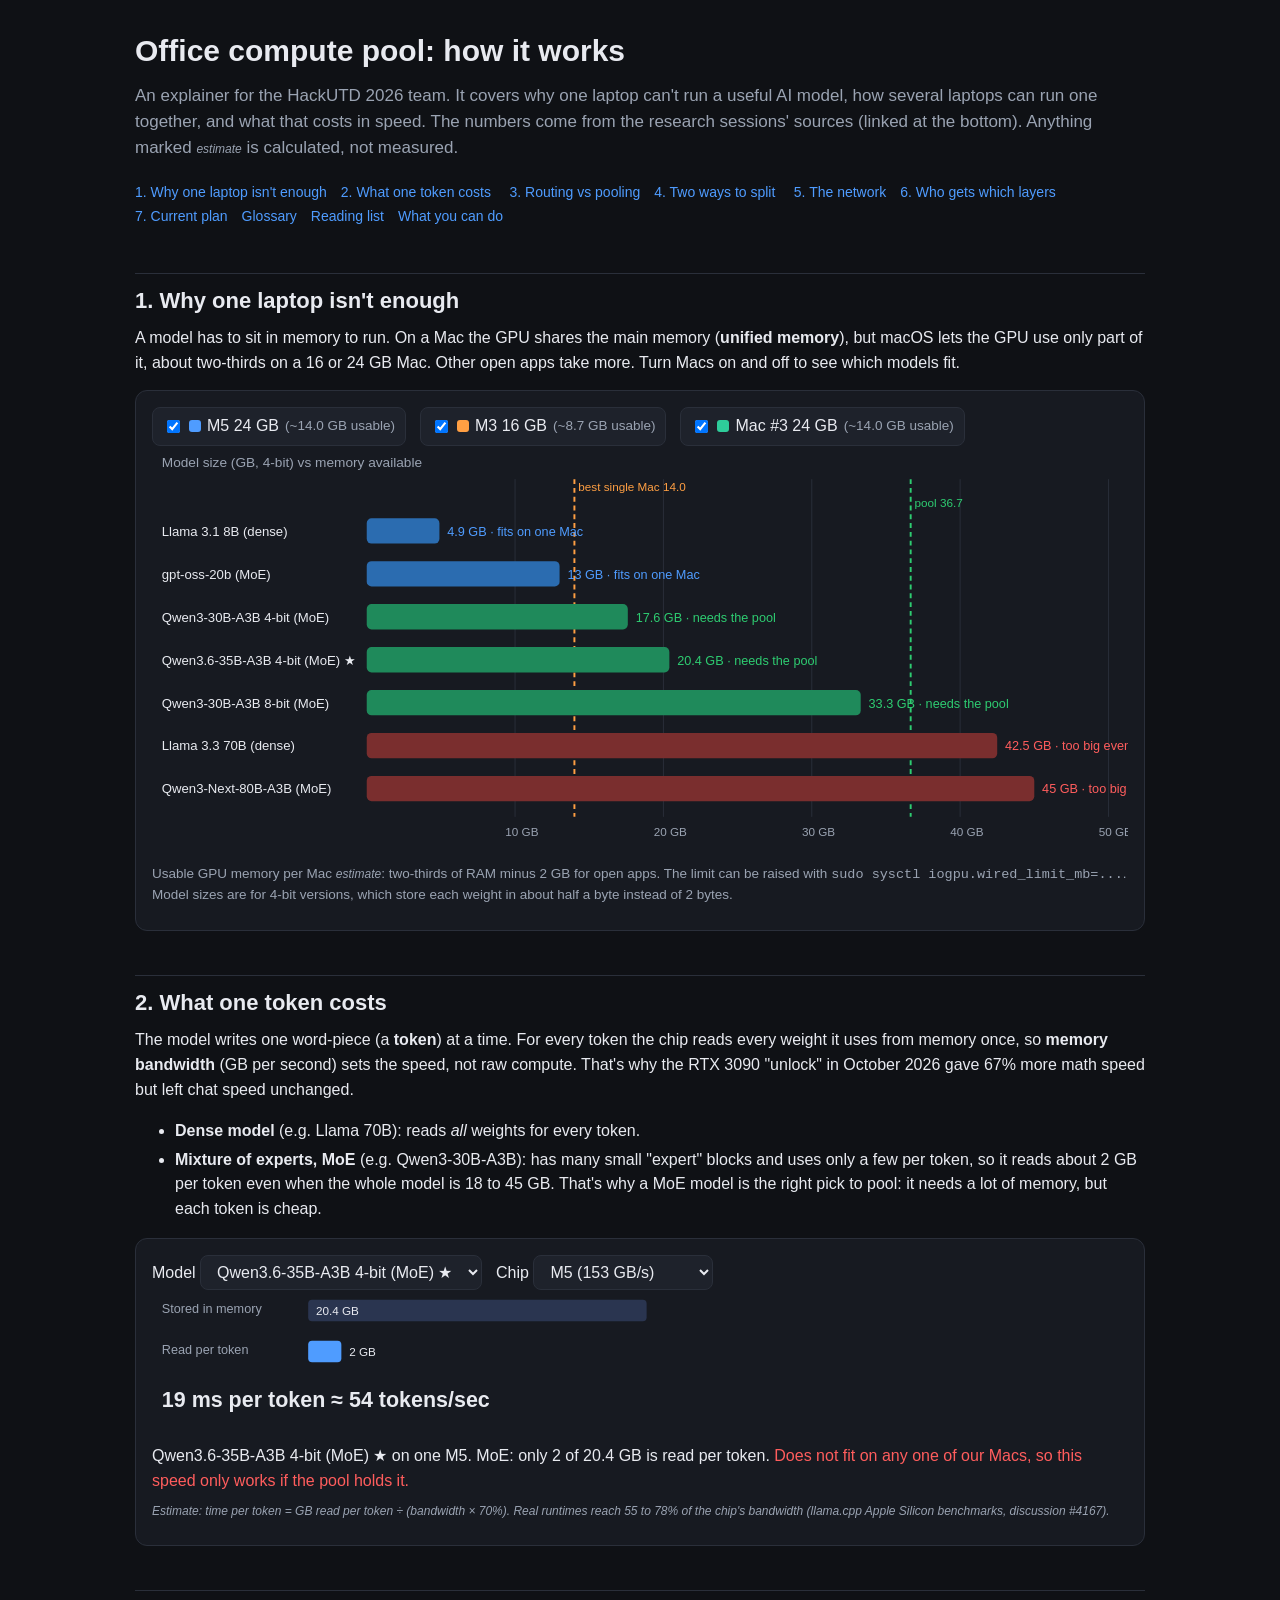
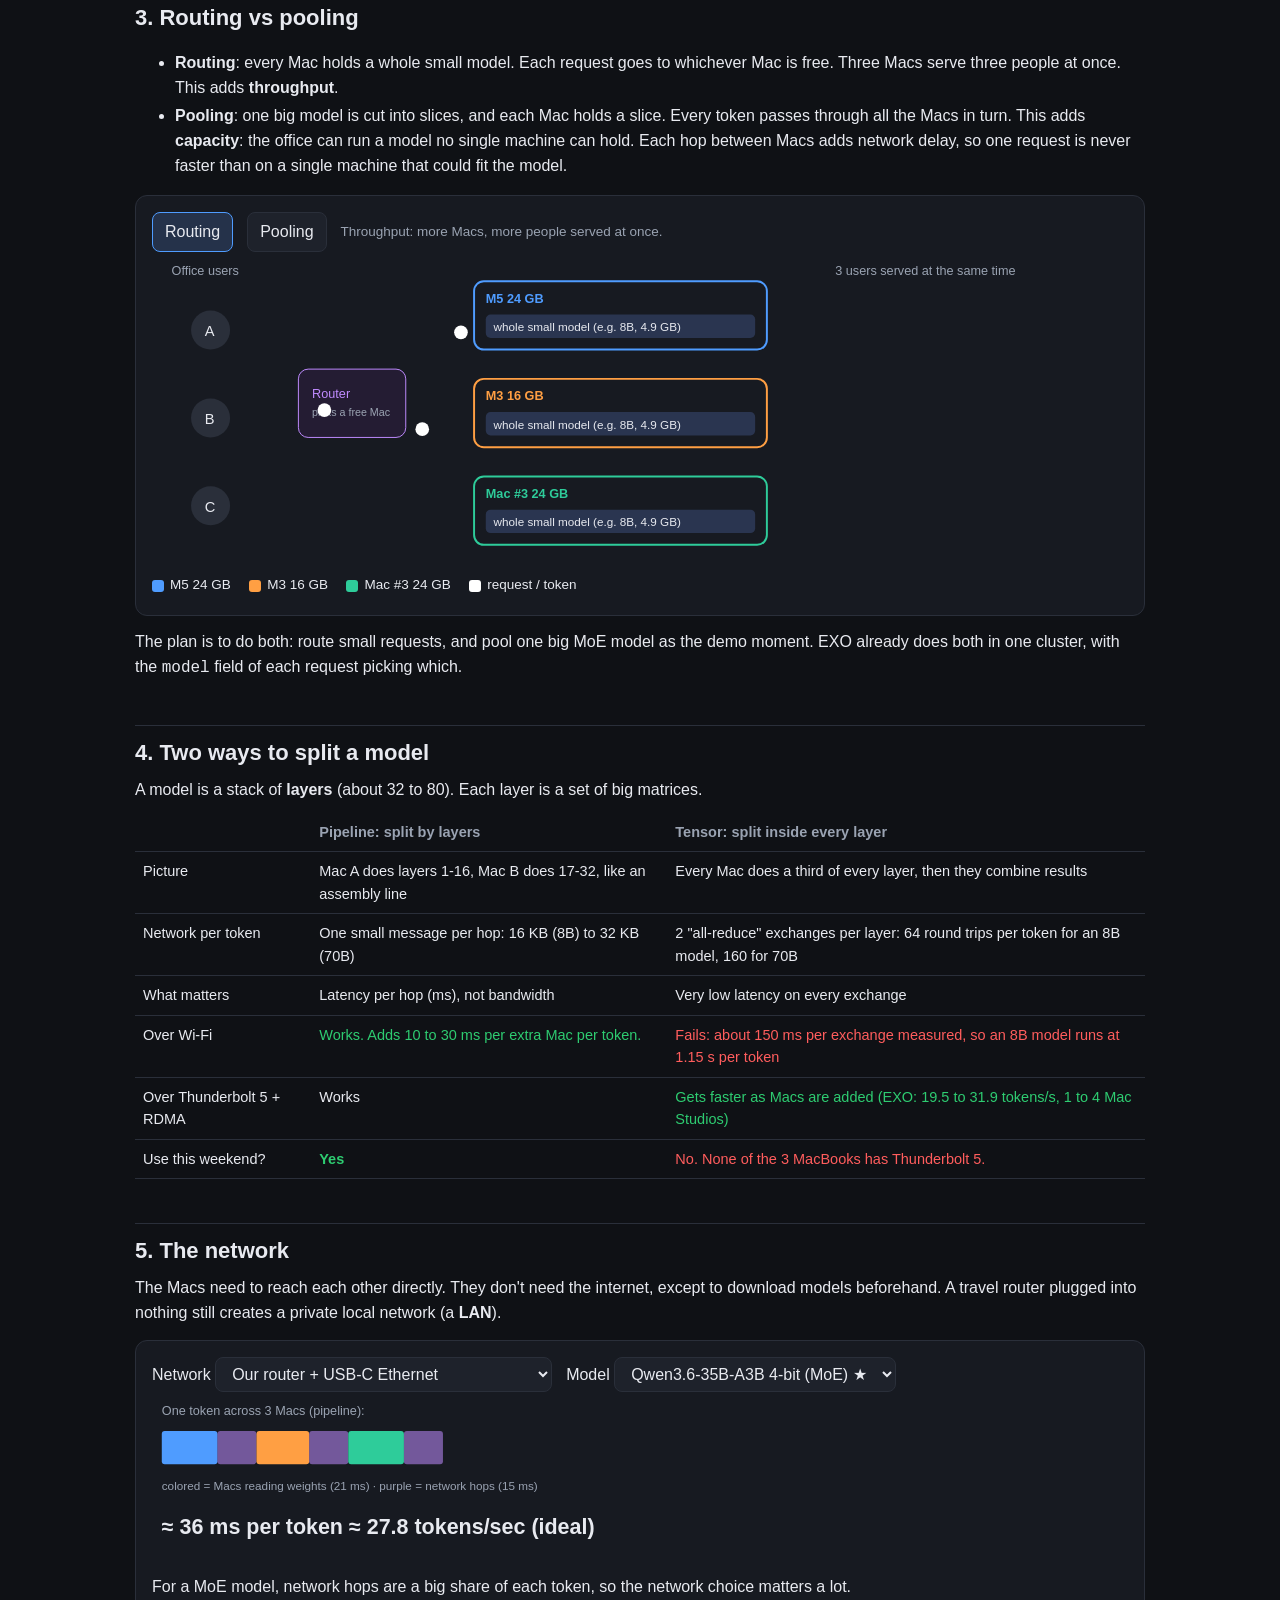
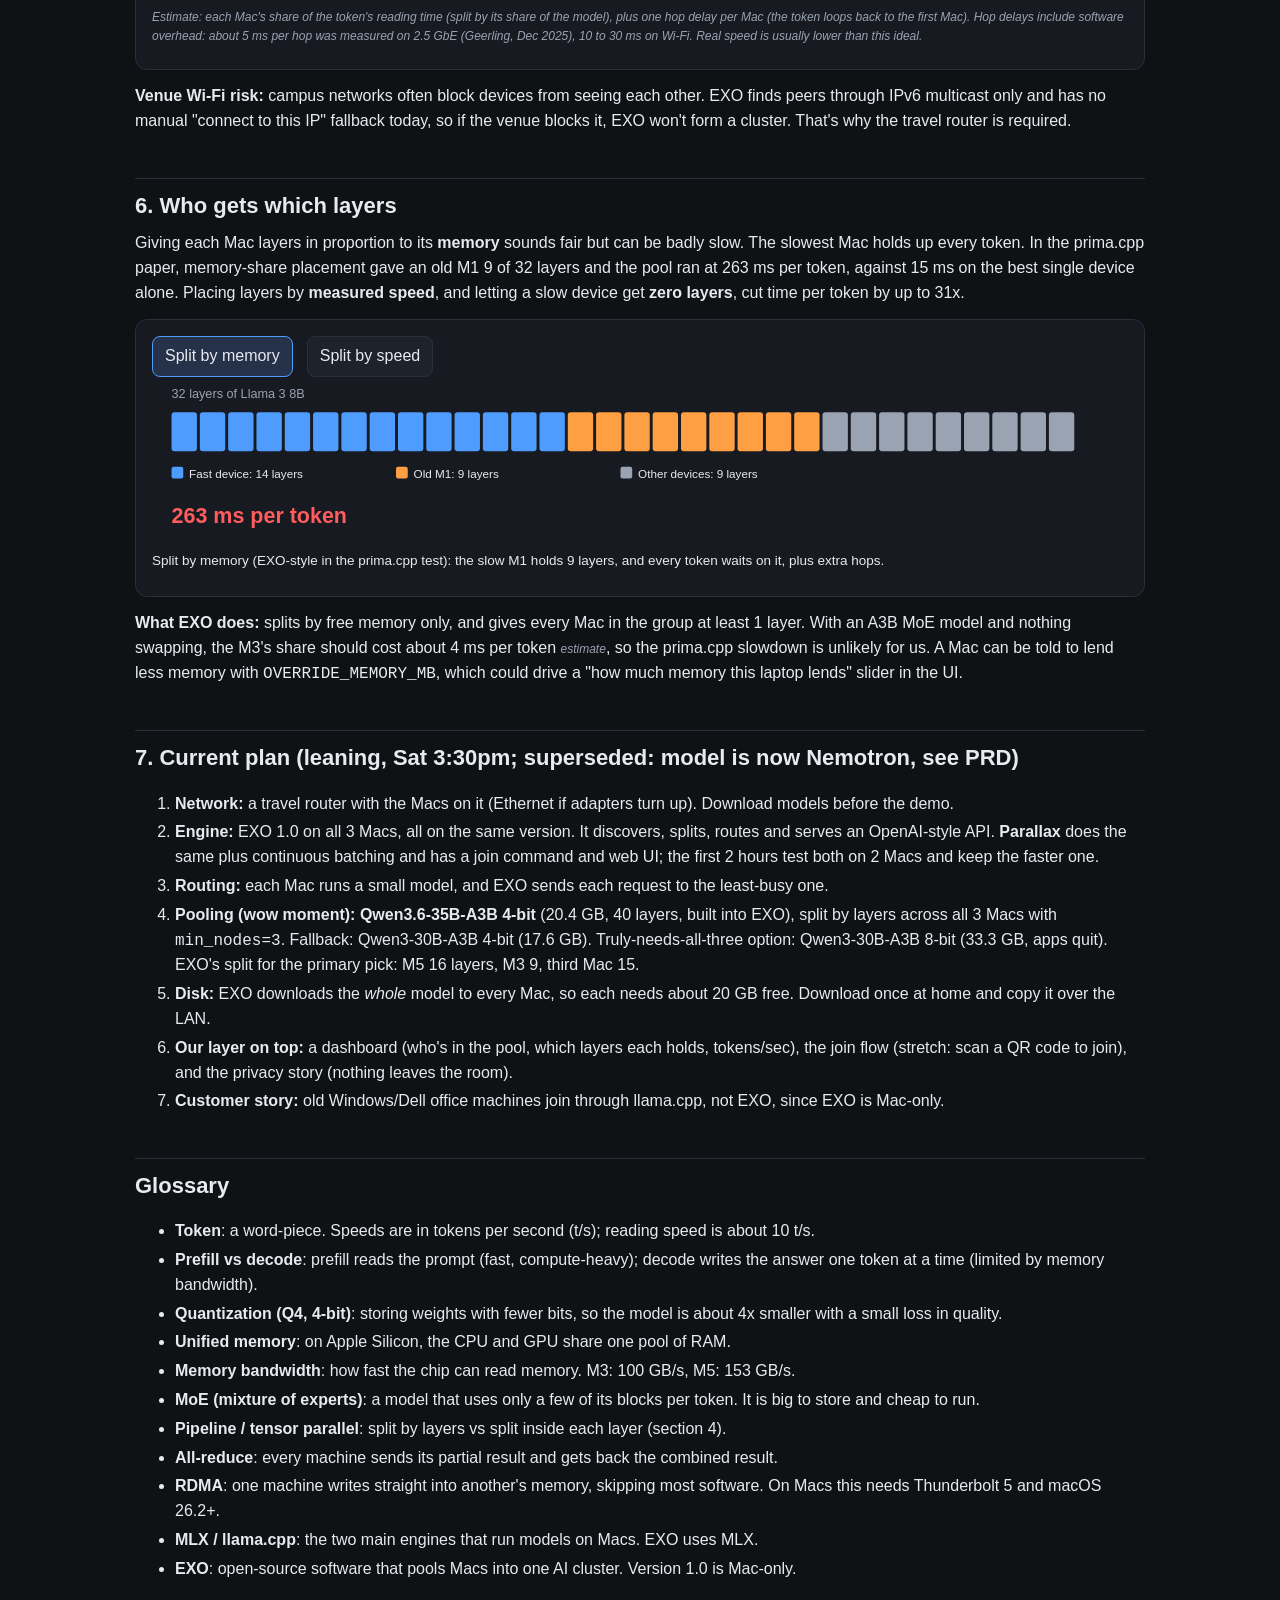
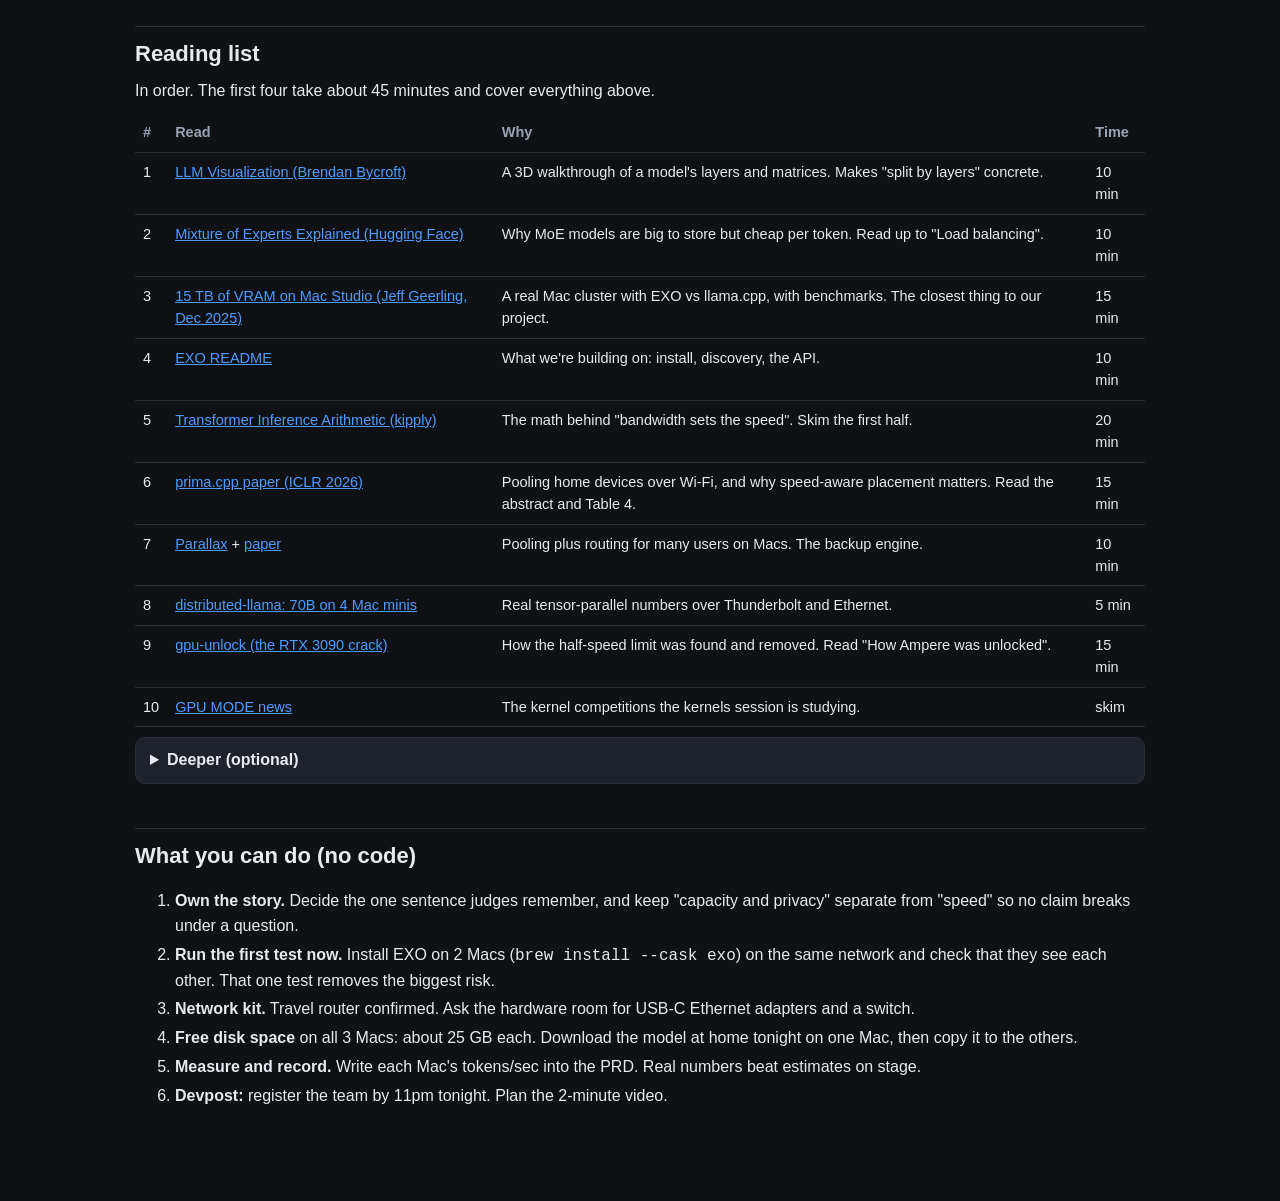
<file: research/explainer.html>
<!doctype html>
<html lang="en">
<head>
<meta charset="utf-8">
<meta name="viewport" content="width=device-width,initial-scale=1">
<title>Office compute pool: how it works</title>
<style>
  :root{--bg:#0f1115;--panel:#171a21;--panel2:#1e222b;--ink:#e8eaf0;--mute:#9aa3b2;--line:#2a2f3a;
        --m5:#4f9cff;--m3:#ff9f43;--m5b:#2ecc9a;--warn:#ff5d5d;--ok:#2ecc71;--net:#c08bff}
  *{box-sizing:border-box}
  body{margin:0;background:var(--bg);color:var(--ink);font:16px/1.55 -apple-system,BlinkMacSystemFont,"Segoe UI",Roboto,sans-serif}
  main{max-width:1050px;margin:0 auto;padding:28px 20px 80px}
  h1{font-size:30px;margin:0 0 6px} h2{font-size:22px;margin:44px 0 6px;padding-top:10px;border-top:1px solid var(--line)}
  h3{font-size:17px;margin:18px 0 6px}
  p{margin:8px 0} .lead{color:var(--mute);font-size:17px;margin-bottom:18px}
  .panel{background:var(--panel);border:1px solid var(--line);border-radius:12px;padding:16px;margin:14px 0}
  .row{display:flex;gap:14px;flex-wrap:wrap;align-items:center}
  .mute{color:var(--mute)} .small{font-size:13.5px}
  table{border-collapse:collapse;width:100%;margin:10px 0;font-size:14.5px}
  th,td{border-bottom:1px solid var(--line);padding:8px 8px;text-align:left;vertical-align:top}
  th{color:var(--mute);font-weight:600}
  details{background:var(--panel2);border:1px solid var(--line);border-radius:10px;padding:10px 14px;margin:10px 0}
  summary{cursor:pointer;font-weight:600}
  button,select{background:var(--panel2);color:var(--ink);border:1px solid var(--line);border-radius:8px;padding:7px 12px;font:inherit;cursor:pointer}
  button.on{background:#25324a;border-color:var(--m5)}
  label.chk{display:inline-flex;gap:6px;align-items:center;background:var(--panel2);border:1px solid var(--line);border-radius:8px;padding:6px 10px;cursor:pointer}
  .big{font-size:26px;font-weight:700}
  .tag{display:inline-block;font-size:12px;padding:2px 8px;border-radius:99px;border:1px solid var(--line);color:var(--mute)}
  .fit{color:var(--ok)} .nofit{color:var(--warn)}
  svg{display:block;width:100%;height:auto}
  .toc a{color:var(--m5);text-decoration:none;margin-right:14px;font-size:14px;white-space:nowrap}
  a{color:var(--m5)}
  .legend span{display:inline-flex;align-items:center;gap:6px;margin-right:14px;font-size:13.5px}
  .sw{width:12px;height:12px;border-radius:3px;display:inline-block}
  ol li,ul li{margin:4px 0}
  .est{font-size:12px;color:var(--mute);font-style:italic}
</style>
</head>
<body>
<main>

<h1>Office compute pool: how it works</h1>
<p class="lead">An explainer for the HackUTD 2026 team. It covers why one laptop can't run a useful AI model, how
several laptops can run one together, and what that costs in speed. The numbers come from the research sessions'
sources (linked at the bottom). Anything marked <span class="est">estimate</span> is calculated, not measured.</p>
<p class="toc">
  <a href="#fit">1. Why one laptop isn't enough</a><a href="#token">2. What one token costs</a>
  <a href="#modes">3. Routing vs pooling</a><a href="#split">4. Two ways to split</a>
  <a href="#net">5. The network</a><a href="#place">6. Who gets which layers</a>
  <a href="#plan">7. Current plan</a><a href="#words">Glossary</a><a href="#read">Reading list</a><a href="#you">What you can do</a>
</p>

<!-- 1 -->
<h2 id="fit">1. Why one laptop isn't enough</h2>
<p>A model has to sit in memory to run. On a Mac the GPU shares the main memory (<b>unified memory</b>), but macOS
lets the GPU use only part of it, about two-thirds on a 16 or 24 GB Mac. Other open apps take more. Turn Macs on and
off to see which models fit.</p>
<div class="panel">
  <div class="row" id="macToggles"></div>
  <svg id="fitSvg" viewBox="0 0 1000 420"></svg>
  <p class="small mute">Usable GPU memory per Mac <span class="est">estimate</span>: two-thirds of RAM minus 2 GB for
  open apps. The limit can be raised with <code>sudo sysctl iogpu.wired_limit_mb=...</code>. Model sizes are for 4-bit
  versions, which store each weight in about half a byte instead of 2 bytes.</p>
</div>

<!-- 2 -->
<h2 id="token">2. What one token costs</h2>
<p>The model writes one word-piece (a <b>token</b>) at a time. For every token the chip reads every weight it uses
from memory once, so <b>memory bandwidth</b> (GB per second) sets the speed, not raw compute. That's why the RTX 3090
"unlock" in October 2026 gave 67% more math speed but left chat speed unchanged.</p>
<ul>
  <li><b>Dense model</b> (e.g. Llama 70B): reads <i>all</i> weights for every token.</li>
  <li><b>Mixture of experts, MoE</b> (e.g. Qwen3-30B-A3B): has many small "expert" blocks and uses only a few per
  token, so it reads about 2 GB per token even when the whole model is 18 to 45 GB. That's why a MoE model is the right
  pick to pool: it needs a lot of memory, but each token is cheap.</li>
</ul>
<div class="panel">
  <div class="row">
    <label>Model <select id="tModel"></select></label>
    <label>Chip <select id="tChip"></select></label>
  </div>
  <svg id="tokSvg" viewBox="0 0 1000 150"></svg>
  <p id="tokText"></p>
  <p class="est">Estimate: time per token = GB read per token ÷ (bandwidth × 70%). Real runtimes reach 55 to 78% of
  the chip's bandwidth (llama.cpp Apple Silicon benchmarks, discussion #4167).</p>
</div>

<!-- 3 -->
<h2 id="modes">3. Routing vs pooling</h2>
<ul>
  <li><b>Routing</b>: every Mac holds a whole small model. Each request goes to whichever Mac is free. Three Macs serve
  three people at once. This adds <b>throughput</b>.</li>
  <li><b>Pooling</b>: one big model is cut into slices, and each Mac holds a slice. Every token passes through all the
  Macs in turn. This adds <b>capacity</b>: the office can run a model no single machine can hold. Each hop between Macs
  adds network delay, so one request is never faster than on a single machine that could fit the model.</li>
</ul>
<div class="panel">
  <div class="row"><button id="bRoute" class="on">Routing</button><button id="bPool">Pooling</button>
    <span class="mute small" id="modeNote"></span></div>
  <svg id="modeSvg" viewBox="0 0 1000 330"></svg>
  <div class="legend"><span><i class="sw" style="background:var(--m5)"></i>M5 24 GB</span>
    <span><i class="sw" style="background:var(--m3)"></i>M3 16 GB</span>
    <span><i class="sw" style="background:var(--m5b)"></i>Mac #3 24 GB</span>
    <span><i class="sw" style="background:#fff"></i>request / token</span></div>
</div>
<p>The plan is to do both: route small requests, and pool one big MoE model as the demo moment. EXO already does both
in one cluster, with the <code>model</code> field of each request picking which.</p>

<!-- 4 -->
<h2 id="split">4. Two ways to split a model</h2>
<p>A model is a stack of <b>layers</b> (about 32 to 80). Each layer is a set of big matrices.</p>
<table>
  <tr><th></th><th>Pipeline: split by layers</th><th>Tensor: split inside every layer</th></tr>
  <tr><td>Picture</td><td>Mac A does layers 1-16, Mac B does 17-32, like an assembly line</td><td>Every Mac does a
  third of every layer, then they combine results</td></tr>
  <tr><td>Network per token</td><td>One small message per hop: 16 KB (8B) to 32 KB (70B)</td><td>2 "all-reduce"
  exchanges per layer: 64 round trips per token for an 8B model, 160 for 70B</td></tr>
  <tr><td>What matters</td><td>Latency per hop (ms), not bandwidth</td><td>Very low latency on every exchange</td></tr>
  <tr><td>Over Wi-Fi</td><td class="fit">Works. Adds 10 to 30 ms per extra Mac per token.</td><td class="nofit">Fails:
  about 150 ms per exchange measured, so an 8B model runs at 1.15 s per token</td></tr>
  <tr><td>Over Thunderbolt 5 + RDMA</td><td>Works</td><td class="fit">Gets faster as Macs are added (EXO: 19.5 to 31.9
  tokens/s, 1 to 4 Mac Studios)</td></tr>
  <tr><td>Use this weekend?</td><td class="fit"><b>Yes</b></td><td class="nofit">No. None of the 3 MacBooks has
  Thunderbolt 5.</td></tr>
</table>

<!-- 5 -->
<h2 id="net">5. The network</h2>
<p>The Macs need to reach each other directly. They don't need the internet, except to download models beforehand.
A travel router plugged into nothing still creates a private local network (a <b>LAN</b>).</p>
<div class="panel">
  <div class="row"><label>Network <select id="netSel">
    <option value="15">Venue Wi-Fi (risky: may isolate devices)</option>
    <option value="8">Our travel router, Wi-Fi</option>
    <option value="5" selected>Our router + USB-C Ethernet</option>
    <option value="2">Thunderbolt cables between Macs (TCP)</option></select></label>
    <label>Model <select id="nModel"></select></label></div>
  <svg id="netSvg" viewBox="0 0 1000 180"></svg>
  <p id="netText"></p>
  <p class="est">Estimate: each Mac's share of the token's reading time (split by its share of the model), plus one
  hop delay per Mac (the token loops back to the first Mac). Hop delays include software overhead: about 5 ms per hop
  was measured on 2.5 GbE (Geerling, Dec 2025), 10 to 30 ms on Wi-Fi. Real speed is usually lower than this ideal.</p>
</div>
<p><b>Venue Wi-Fi risk:</b> campus networks often block devices from seeing each other. EXO finds peers through IPv6
multicast only and has no manual "connect to this IP" fallback today, so if the venue blocks it, EXO won't form a
cluster. That's why the travel router is required.</p>

<!-- 6 -->
<h2 id="place">6. Who gets which layers</h2>
<p>Giving each Mac layers in proportion to its <b>memory</b> sounds fair but can be badly slow. The slowest Mac
holds up every token. In the prima.cpp paper, memory-share placement gave an old M1 9 of 32 layers and the pool ran at
263 ms per token, against 15 ms on the best single device alone. Placing layers by <b>measured speed</b>, and letting
a slow device get <b>zero layers</b>, cut time per token by up to 31x.</p>
<div class="panel">
  <div class="row"><button id="bMem" class="on">Split by memory</button><button id="bSpeed">Split by speed</button></div>
  <svg id="placeSvg" viewBox="0 0 1000 170"></svg>
  <p id="placeText" class="small"></p>
</div>
<p><b>What EXO does:</b> splits by free memory only, and gives every Mac in the group at least 1 layer. With an A3B
MoE model and nothing swapping, the M3's share should cost about 4 ms per token <span class="est">estimate</span>,
so the prima.cpp slowdown is unlikely for us. A Mac can be told to lend less memory with
<code>OVERRIDE_MEMORY_MB</code>, which could drive a "how much memory this laptop lends" slider in the UI.</p>

<!-- 7 -->
<h2 id="plan">7. Current plan (leaning, Sat 3:30pm; superseded: model is now Nemotron, see PRD)</h2>
<ol>
  <li><b>Network:</b> a travel router with the Macs on it (Ethernet if adapters turn up). Download models before the
  demo.</li>
  <li><b>Engine:</b> EXO 1.0 on all 3 Macs, all on the same version. It discovers, splits, routes and serves an
  OpenAI-style API. <b>Parallax</b> does the same plus continuous batching and has a join command and web UI; the
  first 2 hours test both on 2 Macs and keep the faster one.</li>
  <li><b>Routing:</b> each Mac runs a small model, and EXO sends each request to the least-busy one.</li>
  <li><b>Pooling (wow moment):</b> <b>Qwen3.6-35B-A3B 4-bit</b> (20.4 GB, 40 layers, built into EXO), split by layers
  across all 3 Macs with <code>min_nodes=3</code>. Fallback: Qwen3-30B-A3B 4-bit (17.6 GB). Truly-needs-all-three
  option: Qwen3-30B-A3B 8-bit (33.3 GB, apps quit). EXO's split for the primary pick: M5 16 layers, M3 9, third Mac 15.</li>
  <li><b>Disk:</b> EXO downloads the <i>whole</i> model to every Mac, so each needs about 20 GB free. Download once
  at home and copy it over the LAN.</li>
  <li><b>Our layer on top:</b> a dashboard (who's in the pool, which layers each holds, tokens/sec), the join flow
  (stretch: scan a QR code to join), and the privacy story (nothing leaves the room).</li>
  <li><b>Customer story:</b> old Windows/Dell office machines join through llama.cpp, not EXO, since EXO is Mac-only.</li>
</ol>

<!-- glossary -->
<h2 id="words">Glossary</h2>
<ul>
  <li><b>Token</b>: a word-piece. Speeds are in tokens per second (t/s); reading speed is about 10 t/s.</li>
  <li><b>Prefill vs decode</b>: prefill reads the prompt (fast, compute-heavy); decode writes the answer one token at a
  time (limited by memory bandwidth).</li>
  <li><b>Quantization (Q4, 4-bit)</b>: storing weights with fewer bits, so the model is about 4x smaller with a small
  loss in quality.</li>
  <li><b>Unified memory</b>: on Apple Silicon, the CPU and GPU share one pool of RAM.</li>
  <li><b>Memory bandwidth</b>: how fast the chip can read memory. M3: 100 GB/s, M5: 153 GB/s.</li>
  <li><b>MoE (mixture of experts)</b>: a model that uses only a few of its blocks per token. It is big to store and
  cheap to run.</li>
  <li><b>Pipeline / tensor parallel</b>: split by layers vs split inside each layer (section 4).</li>
  <li><b>All-reduce</b>: every machine sends its partial result and gets back the combined result.</li>
  <li><b>RDMA</b>: one machine writes straight into another's memory, skipping most software. On Macs this needs
  Thunderbolt 5 and macOS 26.2+.</li>
  <li><b>MLX / llama.cpp</b>: the two main engines that run models on Macs. EXO uses MLX.</li>
  <li><b>EXO</b>: open-source software that pools Macs into one AI cluster. Version 1.0 is Mac-only.</li>
</ul>

<!-- reading -->
<h2 id="read">Reading list</h2>
<p>In order. The first four take about 45 minutes and cover everything above.</p>
<table>
  <tr><th>#</th><th>Read</th><th>Why</th><th>Time</th></tr>
  <tr><td>1</td><td><a href="https://bbycroft.net/llm">LLM Visualization (Brendan Bycroft)</a></td><td>A 3D walkthrough of a model's layers and matrices. Makes "split by layers" concrete.</td><td>10 min</td></tr>
  <tr><td>2</td><td><a href="https://huggingface.co/blog/moe">Mixture of Experts Explained (Hugging Face)</a></td><td>Why MoE models are big to store but cheap per token. Read up to "Load balancing".</td><td>10 min</td></tr>
  <tr><td>3</td><td><a href="https://www.jeffgeerling.com/blog/2025/15-tb-vram-on-mac-studio-rdma-over-thunderbolt-5/">15 TB of VRAM on Mac Studio (Jeff Geerling, Dec 2025)</a></td><td>A real Mac cluster with EXO vs llama.cpp, with benchmarks. The closest thing to our project.</td><td>15 min</td></tr>
  <tr><td>4</td><td><a href="https://github.com/exo-explore/exo">EXO README</a></td><td>What we're building on: install, discovery, the API.</td><td>10 min</td></tr>
  <tr><td>5</td><td><a href="https://kipp.ly/transformer-inference-arithmetic/">Transformer Inference Arithmetic (kipply)</a></td><td>The math behind "bandwidth sets the speed". Skim the first half.</td><td>20 min</td></tr>
  <tr><td>6</td><td><a href="https://arxiv.org/abs/2504.08791">prima.cpp paper (ICLR 2026)</a></td><td>Pooling home devices over Wi-Fi, and why speed-aware placement matters. Read the abstract and Table 4.</td><td>15 min</td></tr>
  <tr><td>7</td><td><a href="https://github.com/GradientHQ/parallax">Parallax</a> + <a href="https://arxiv.org/abs/2509.26182">paper</a></td><td>Pooling plus routing for many users on Macs. The backup engine.</td><td>10 min</td></tr>
  <tr><td>8</td><td><a href="https://github.com/b4rtaz/distributed-llama/discussions/147">distributed-llama: 70B on 4 Mac minis</a></td><td>Real tensor-parallel numbers over Thunderbolt and Ethernet.</td><td>5 min</td></tr>
  <tr><td>9</td><td><a href="https://github.com/Zagitta/gpu-unlock">gpu-unlock (the RTX 3090 crack)</a></td><td>How the half-speed limit was found and removed. Read "How Ampere was unlocked".</td><td>15 min</td></tr>
  <tr><td>10</td><td><a href="https://www.gpumode.com/news">GPU MODE news</a></td><td>The kernel competitions the kernels session is studying.</td><td>skim</td></tr>
</table>
<details><summary>Deeper (optional)</summary>
<ul>
  <li><a href="https://horace.io/brrr_intro.html">Making Deep Learning Go Brrrr From First Principles</a>: compute vs memory vs overhead.</li>
  <li><a href="https://jax-ml.github.io/scaling-book/inference/">How to Scale Your Model: Inference</a> (Google DeepMind): the full treatment.</li>
  <li><a href="https://github.com/ggml-org/llama.cpp/discussions/4167">llama.cpp Apple Silicon benchmark table</a>: speeds for every M-chip.</li>
  <li><a href="https://github.com/geerlingguy/beowulf-ai-cluster/issues/17">Geerling: llama.cpp RPC on 2 Macs</a>: 171 to 93 t/s when split.</li>
  <li><a href="https://github.com/ggml-org/llama.cpp/blob/master/tools/rpc/README.md">llama.cpp RPC README</a>: how the Windows path would work.</li>
  <li><a href="https://developer.apple.com/documentation/technotes/tn3205-low-latency-communication-with-rdma-over-thunderbolt">Apple TN3205: RDMA over Thunderbolt</a>.</li>
  <li><a href="https://arxiv.org/abs/2209.01188">Petals (2022)</a>: the original "BitTorrent for LLMs".</li>
</ul></details>

<!-- you -->
<h2 id="you">What you can do (no code)</h2>
<ol>
  <li><b>Own the story.</b> Decide the one sentence judges remember, and keep "capacity and privacy" separate from
  "speed" so no claim breaks under a question.</li>
  <li><b>Run the first test now.</b> Install EXO on 2 Macs (<code>brew install --cask exo</code>) on the same network
  and check that they see each other. That one test removes the biggest risk.</li>
  <li><b>Network kit.</b> Travel router confirmed. Ask the hardware room for USB-C Ethernet adapters and a switch.</li>
  <li><b>Free disk space</b> on all 3 Macs: about 25 GB each. Download the model at home tonight on one Mac, then copy it to the others.</li>
  <li><b>Measure and record.</b> Write each Mac's tokens/sec into the PRD. Real numbers beat estimates on stage.</li>
  <li><b>Devpost:</b> register the team by 11pm tonight. Plan the 2-minute video.</li>
</ol>

</main>
<script>
const MACS=[{id:'m5',name:'M5 24 GB',ram:24,bw:153,col:'var(--m5)'},
            {id:'m3',name:'M3 16 GB',ram:16,bw:100,col:'var(--m3)'},
            {id:'m5b',name:'Mac #3 24 GB',ram:24,bw:153,col:'var(--m5b)'}];
const usable=m=>Math.max(0,m.ram*2/3-2);
const MODELS=[
 {n:'Llama 3.1 8B (dense)',gb:4.9,act:4.9},
 {n:'gpt-oss-20b (MoE)',gb:13,act:2.0},
 {n:'Qwen3-30B-A3B 4-bit (MoE)',gb:17.6,act:2.0},
 {n:'Qwen3.6-35B-A3B 4-bit (MoE) ★',gb:20.4,act:2.0},
 {n:'Qwen3-30B-A3B 8-bit (MoE)',gb:33.3,act:3.6},
 {n:'Llama 3.3 70B (dense)',gb:42.5,act:42.5},
 {n:'Qwen3-Next-80B-A3B (MoE)',gb:45,act:2.0}];
const on={m5:true,m3:true,m5b:true};
const $=id=>document.getElementById(id);
const S='http://www.w3.org/2000/svg';
function el(t,a,txt){const e=document.createElementNS(S,t);for(const k in a)e.setAttribute(k,a[k]);if(txt!=null)e.textContent=txt;return e}
function clear(s){while(s.firstChild)s.removeChild(s.firstChild)}

// 1. fit
function drawFit(){
  const s=$('fitSvg');clear(s);
  const pool=MACS.filter(m=>on[m.id]);const best=Math.max(0,...pool.map(usable));const total=pool.reduce((a,m)=>a+usable(m),0);
  const scale=760/50, x0=220;
  s.append(el('text',{x:10,y:22,fill:'#9aa3b2','font-size':14},'Model size (GB, 4-bit)  vs  memory available'));
  [10,20,30,40,50].forEach(g=>{s.append(el('line',{x1:x0+g*scale,y1:34,x2:x0+g*scale,y2:380,stroke:'#2a2f3a'}));s.append(el('text',{x:x0+g*scale-10,y:400,fill:'#9aa3b2','font-size':12},g+' GB'))});
  s.append(el('line',{x1:x0+best*scale,y1:34,x2:x0+best*scale,y2:380,stroke:'#ff9f43','stroke-dasharray':'5 4','stroke-width':2}));
  s.append(el('text',{x:x0+best*scale+4,y:46,fill:'#ff9f43','font-size':12},'best single Mac '+best.toFixed(1)));
  s.append(el('line',{x1:x0+total*scale,y1:34,x2:x0+total*scale,y2:380,stroke:'#2ecc71','stroke-dasharray':'5 4','stroke-width':2}));
  s.append(el('text',{x:Math.min(x0+total*scale+4,880),y:62,fill:'#2ecc71','font-size':12},'pool '+total.toFixed(1)));
  MODELS.forEach((m,i)=>{const y=74+i*44;
    const one=m.gb<=best, pl=m.gb<=total;
    s.append(el('text',{x:10,y:y+18,fill:'#e8eaf0','font-size':13.5},m.n));
    s.append(el('rect',{x:x0,y:y,width:m.gb*scale,height:26,rx:5,fill:one?'#2b6cb0':pl?'#1f8a5b':'#7a2e2e'}));
    s.append(el('text',{x:x0+m.gb*scale+8,y:y+18,fill:one?'#4f9cff':pl?'#2ecc71':'#ff5d5d','font-size':13},
      m.gb+' GB · '+(one?'fits on one Mac':pl?'needs the pool':'too big even pooled')));
  });
}
const tg=$('macToggles');
MACS.forEach(m=>{const l=document.createElement('label');l.className='chk';l.innerHTML=`<input type=checkbox checked> <i class="sw" style="background:${m.col}"></i>${m.name} <span class="mute small">(~${usable(m).toFixed(1)} GB usable)</span>`;
  l.querySelector('input').onchange=e=>{on[m.id]=e.target.checked;drawFit()};tg.append(l)});
drawFit();

// 2. token cost
const CHIPS=[{n:'M3 (100 GB/s)',bw:100},{n:'M4 (120 GB/s)',bw:120},{n:'M5 (153 GB/s)',bw:153},{n:'M4 Pro (273 GB/s)',bw:273}];
MODELS.forEach((m,i)=>{$('tModel').add(new Option(m.n,i));$('nModel').add(new Option(m.n,i))});
CHIPS.forEach((c,i)=>$('tChip').add(new Option(c.n,i)));
$('tModel').value=3;$('tChip').value=2;$('nModel').value=3;
function drawTok(){
  const m=MODELS[$('tModel').value],c=CHIPS[$('tChip').value];const ms=m.act/(c.bw*0.7)*1000;const tps=1000/ms;
  const s=$('tokSvg');clear(s);
  s.append(el('text',{x:10,y:24,fill:'#9aa3b2','font-size':13},'Stored in memory'));
  s.append(el('rect',{x:160,y:10,width:Math.min(820,m.gb*17),height:22,rx:4,fill:'#2a3550'}));
  s.append(el('text',{x:168,y:26,fill:'#e8eaf0','font-size':12},m.gb+' GB'));
  s.append(el('text',{x:10,y:66,fill:'#9aa3b2','font-size':13},'Read per token'));
  s.append(el('rect',{x:160,y:52,width:Math.max(4,Math.min(820,m.act*17)),height:22,rx:4,fill:'#4f9cff'}));
  s.append(el('text',{x:168+Math.min(780,m.act*17),y:68,fill:'#e8eaf0','font-size':12},m.act+' GB'));
  s.append(el('text',{x:10,y:120,fill:'#e8eaf0','font-size':22,'font-weight':700},`${ms.toFixed(0)} ms per token  ≈  ${tps.toFixed(0)} tokens/sec`));
  const fits=m.gb<=MACS.reduce((a,x)=>Math.max(a,usable(x)),0);
  $('tokText').innerHTML=`${m.n} on one ${c.n.split(' ')[0]}. ${m.act<m.gb?'MoE: only '+m.act+' of '+m.gb+' GB is read per token.':'Dense: every byte is read for every token.'} `+
   (fits?'<span class="fit">Fits on one of our Macs.</span>':'<span class="nofit">Does not fit on any one of our Macs, so this speed only works if the pool holds it.</span>');
}
$('tModel').onchange=drawTok;$('tChip').onchange=drawTok;drawTok();

// 3. routing vs pooling animation
let mode='route';const boxes=[{x:330,y:30},{x:330,y:130},{x:330,y:230}];
function drawModeStatic(){
  const s=$('modeSvg');clear(s);
  s.append(el('text',{x:20,y:24,fill:'#9aa3b2','font-size':13},'Office users'));
  ['A','B','C'].forEach((u,i)=>{s.append(el('circle',{cx:60,cy:80+i*90,r:20,fill:'#2a2f3a'}));s.append(el('text',{x:54,y:86+i*90,fill:'#e8eaf0','font-size':15},u))});
  s.append(el('rect',{x:150,y:120,width:110,height:70,rx:10,fill:'#241c33',stroke:'#c08bff'}));
  s.append(el('text',{x:164,y:150,fill:'#c08bff','font-size':13},mode==='route'?'Router':'Entry'));
  s.append(el('text',{x:164,y:168,fill:'#9aa3b2','font-size':11},mode==='route'?'picks a free Mac':'Mac 1 starts'));
  MACS.forEach((m,i)=>{const b=boxes[i];
    s.append(el('rect',{x:b.x,y:b.y,width:300,height:70,rx:10,fill:'#171a21',stroke:m.col,'stroke-width':2}));
    s.append(el('text',{x:b.x+12,y:b.y+22,fill:m.col,'font-size':13,'font-weight':700},m.name));
    if(mode==='route'){
      s.append(el('rect',{x:b.x+12,y:b.y+34,width:276,height:24,rx:5,fill:'#2a3550'}));
      s.append(el('text',{x:b.x+20,y:b.y+51,fill:'#e8eaf0','font-size':12},'whole small model (e.g. 8B, 4.9 GB)'));
    } else {
      const L=[[1,18],[19,30],[31,48]][i];
      s.append(el('rect',{x:b.x+12,y:b.y+34,width:276,height:24,rx:5,fill:'#1f3d33'}));
      s.append(el('text',{x:b.x+20,y:b.y+51,fill:'#e8eaf0','font-size':12},`layers ${L[0]}–${L[1]} of 48 (one slice of the big model)`));
    }});
  s.append(el('text',{x:700,y:24,fill:'#9aa3b2','font-size':13},mode==='route'?'3 users served at the same time':'every token visits all 3 Macs'));
  if(mode==='pool'){[[480,100,480,130],[480,200,480,230]].forEach(c=>s.append(el('line',{x1:c[0],y1:c[1],x2:c[2],y2:c[3],stroke:'#c08bff','stroke-width':2,'stroke-dasharray':'4 3'})));
    s.append(el('path',{d:'M630,265 C760,265 760,65 630,65',fill:'none',stroke:'#c08bff','stroke-width':2,'stroke-dasharray':'4 3'}));
    s.append(el('text',{x:690,y:170,fill:'#c08bff','font-size':12},'next token loops back'));
    s.append(el('text',{x:690,y:186,fill:'#9aa3b2','font-size':12},'each hop: ~16-32 KB + delay'));}
  $('modeNote').textContent=mode==='route'?'Throughput: more Macs, more people served at once.':'Capacity: together they hold a model none can alone.';
}
let dots=[],t0=performance.now();
function anim(t){
  const s=$('modeSvg');dots.forEach(d=>d.remove());dots=[];
  const p=((t-t0)/2200)%1;
  if(mode==='route'){
    [0,1,2].forEach(i=>{const ph=(p+i*0.33)%1;let x,y;const ux=80,uy=80+i*90,rx=260,ry=155,bx=boxes[i].x,by=boxes[i].y+35;
      if(ph<0.4){const k=ph/0.4;x=ux+(rx-ux)*k;y=uy+(ry-uy)*k}else{const k=(ph-0.4)/0.6;x=rx+(bx-rx)*k;y=ry+(by-ry)*k}
      const c=el('circle',{cx:x,cy:y,r:7,fill:'#fff'});s.append(c);dots.push(c)});
  } else {
    const pts=[[80,80],[260,155],[480,65],[480,165],[480,265],[700,165],[480,65]];
    const seg=p*(pts.length-1);const i=Math.floor(seg),k=seg-i;const a=pts[i],b=pts[Math.min(i+1,pts.length-1)];
    const c=el('circle',{cx:a[0]+(b[0]-a[0])*k,cy:a[1]+(b[1]-a[1])*k,r:8,fill:'#fff'});s.append(c);dots.push(c);
  }
  requestAnimationFrame(anim);
}
$('bRoute').onclick=()=>{mode='route';$('bRoute').classList.add('on');$('bPool').classList.remove('on');drawModeStatic()};
$('bPool').onclick=()=>{mode='pool';$('bPool').classList.add('on');$('bRoute').classList.remove('on');drawModeStatic()};
drawModeStatic();requestAnimationFrame(anim);

// 5. network
function drawNet(){
  const hop=+$('netSel').value,m=MODELS[$('nModel').value];
  const pool=MACS;const tot=pool.reduce((a,x)=>a+usable(x),0);
  // pipeline: each mac reads its share (by memory) of active bytes
  let comp=0;pool.forEach(x=>{comp+=(m.act*usable(x)/tot)/(x.bw*0.7)*1000});
  const net=hop*pool.length;const ms=comp+net;const fits=m.gb<=tot;
  const s=$('netSvg');clear(s);const sc=Math.min(8,820/ms);
  s.append(el('text',{x:10,y:24,fill:'#9aa3b2','font-size':13},'One token across 3 Macs (pipeline):'));
  let x=10;pool.forEach((mc,i)=>{const w=(m.act*usable(mc)/tot)/(mc.bw*0.7)*1000*sc;
    s.append(el('rect',{x:x,y:40,width:Math.max(2,w),height:34,fill:mc.col,rx:3}));x+=w;
    s.append(el('rect',{x:x,y:40,width:hop*sc,height:34,fill:'#c08bff',opacity:.55,rx:3}));x+=hop*sc;});
  s.append(el('text',{x:10,y:100,fill:'#9aa3b2','font-size':12},`colored = Macs reading weights (${comp.toFixed(0)} ms)   ·   purple = network hops (${net} ms)`));
  s.append(el('text',{x:10,y:145,fill:fits?'#e8eaf0':'#ff5d5d','font-size':22,'font-weight':700},
    fits?`≈ ${ms.toFixed(0)} ms per token  ≈  ${(1000/ms).toFixed(1)} tokens/sec (ideal)`:`${m.n} does not fit even in the pool`));
  $('netText').innerHTML=fits?(m.act<5?'For a MoE model, network hops are a big share of each token, so the network choice matters a lot.':'For a dense model, reading weights dominates and the network matters less.'):'';
}
$('netSel').onchange=drawNet;$('nModel').onchange=drawNet;drawNet();

// 6. placement (prima.cpp example, Llama 3 8B, 32 layers)
let pmode='mem';
function drawPlace(){
  const s=$('placeSvg');clear(s);
  const devs=[{n:'Fast device',c:'#4f9cff'},{n:'Old M1',c:'#ff9f43'},{n:'Other devices',c:'#9aa3b2'}];
  const L=pmode==='mem'?[14,9,9]:[32,0,0];
  let x=20;s.append(el('text',{x:20,y:22,fill:'#9aa3b2','font-size':13},'32 layers of Llama 3 8B'));
  L.forEach((n,i)=>{for(let j=0;j<n;j++){s.append(el('rect',{x:x,y:36,width:26,height:40,rx:3,fill:devs[i].c}));x+=29}});
  let lx=20;devs.forEach((d,i)=>{s.append(el('rect',{x:lx,y:92,width:12,height:12,fill:d.c,rx:2}));s.append(el('text',{x:lx+18,y:103,fill:'#e8eaf0','font-size':12},`${d.n}: ${L[i]} layers`));lx+=230});
  s.append(el('text',{x:20,y:150,fill:pmode==='mem'?'#ff5d5d':'#2ecc71','font-size':22,'font-weight':700},pmode==='mem'?'263 ms per token':'15 ms per token'));
  $('placeText').textContent=pmode==='mem'?'Split by memory (EXO-style in the prima.cpp test): the slow M1 holds 9 layers, and every token waits on it, plus extra hops.':
   'Split by speed: here the best choice for a small model is one fast device with all layers and zero for the rest. Bigger models get spread, weighted by measured speed. Source: prima.cpp paper, Table 4 (illustrative layer counts except the M1\u2019s 9).';
}
$('bMem').onclick=()=>{pmode='mem';$('bMem').classList.add('on');$('bSpeed').classList.remove('on');drawPlace()};
$('bSpeed').onclick=()=>{pmode='speed';$('bSpeed').classList.add('on');$('bMem').classList.remove('on');drawPlace()};
drawPlace();
</script>
</body>
</html>
</file>
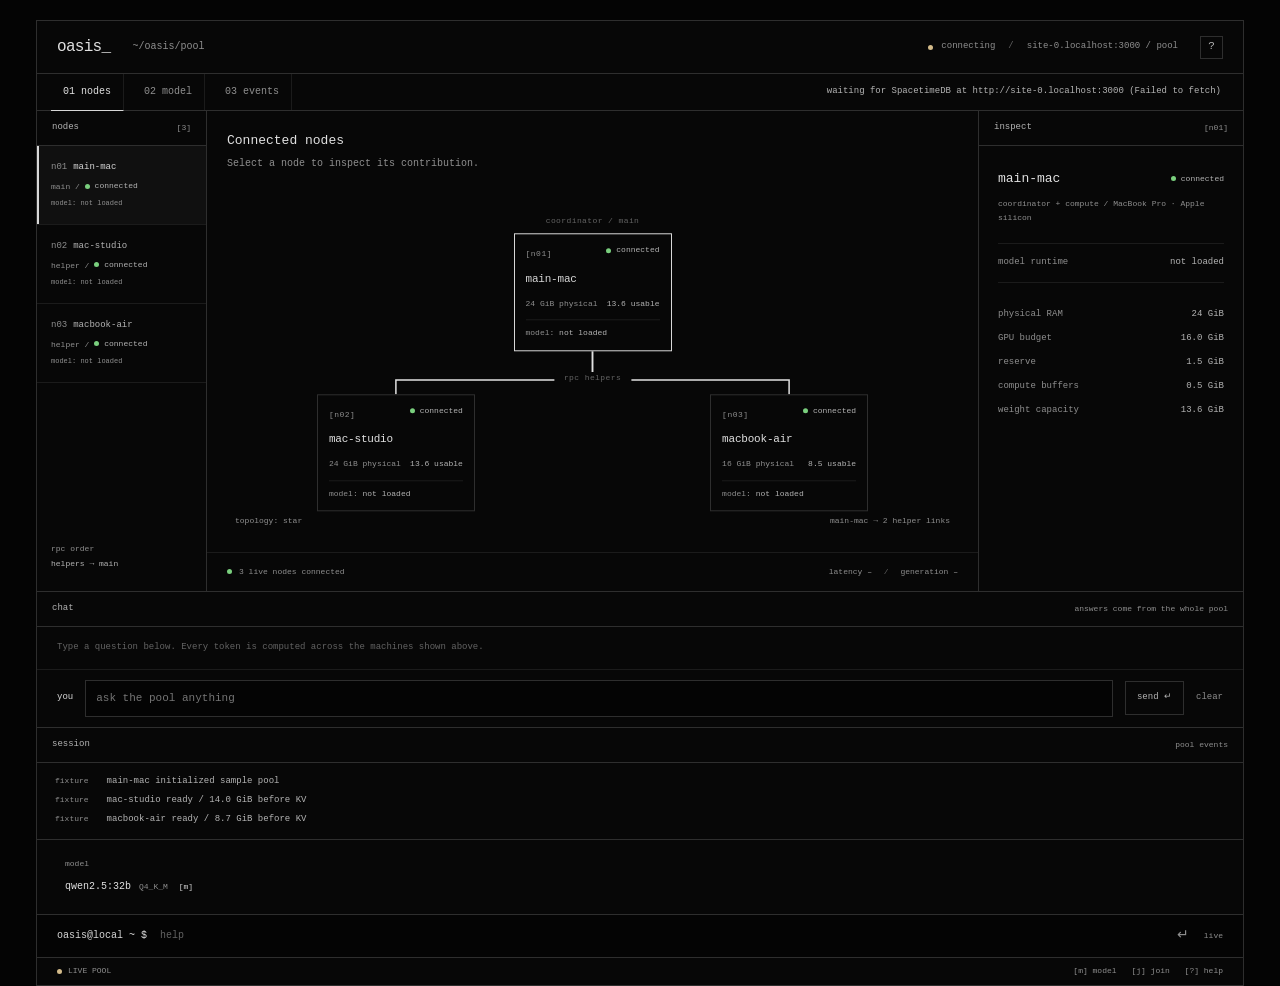
<file: web/oasis-v2.html>
<!doctype html>
<!-- VERSION 2 (Aayo Sun 1:00am): terminal flow: white dots on the design's own links, one token at a time, ctx counters. v1 = web/oasis.html.
CONCEPT: The Oasis dashboard: Joseph's accepted multiplexer / Graphite / SF Mono design (design/oasis-preview,
         commit f10e8c6) on LIVE pool data. Polls SpacetimeDB (node, heartbeat, cluster_status, event) and main's
         llama-server every second; `ask <question>` streams an answer through the pool with TTFT and tok/s.
WHY: Aayo (Sun 12:00am): real data on the new frontend. Data access follows #32 (SpacetimeDB HTTP SQL, CORS open,
     anonymous reads). #33 rule: nothing on screen says FAILED.
DEPENDS ON: Open on any machine that can reach main: web/oasis.html?stdb=http://<main>:3000&llama=http://<main>:8080
            (defaults: this page's host, db `pool`). ?main_ram=16&main_gpu=11.8 when main (M3 Air .113) runs no agent.
            ?fixture=1 = the original fixture preview. ?ask=... asks one question on load.
AFFECTS: Display only; never calls a reducer. The capacity panel and join preview remain estimates/previews. -->
<html lang="en"><head><meta charset="utf-8"><meta name="viewport" content="width=device-width,initial-scale=1"><meta name="description" content="Oasis terminal dashboard. Multiplexer, Graphite and SF Mono with inspector-based model controls. Interactive design preview; fixture data only."><title>Oasis / nodes</title><style>
/* CONCEPT: Terminal layout alternatives, with exclusively OKLCH explicit colors.
WHY: Compare operational hierarchy before palette/type selection; no LUMA imitation.
DEPENDS ON: System monospace fonts and native controls. No remote assets.
AFFECTS: Responsive layout, selected-node inspector and phase-one choice controls. */
:root{color-scheme:dark;--bg:oklch(.105 0 0);--surface:oklch(.13 0 0);--raised:oklch(.165 0 0);--line:oklch(.29 0 0);--faint:oklch(.215 0 0);--ink:oklch(.89 0 0);--secondary:oklch(.74 0 0);--muted:oklch(.63 0 0);--dim:oklch(.48 0 0);--accent:oklch(.78 .105 160);--warning:oklch(.8 .11 85);--negative:oklch(.75 .12 30);--mono:"SFMono-Regular",Consolas,"Liberation Mono",Menlo,monospace}
*{box-sizing:border-box}body{margin:0;background:var(--bg);color:var(--ink);font:12px/1.55 var(--mono);-webkit-font-smoothing:antialiased}button,input,select{font:inherit}button,a,input,select{touch-action:manipulation}button{cursor:pointer;color:inherit;background:none;border:0}a{color:inherit;text-decoration:none}button:focus-visible,a:focus-visible,input:focus-visible,select:focus-visible,summary:focus-visible{outline:1px solid var(--accent);outline-offset:4px}button:disabled{opacity:.4;cursor:default}[hidden]{display:none!important}h1,h2,p{margin:0}h1,h2,strong{font-weight:400}button:hover{color:var(--accent)}.skip{position:fixed;top:-100px;left:15px;background:var(--ink);color:var(--bg);padding:10px;z-index:30}.skip:focus{top:10px}.terminal-shell{margin:28px auto 0;width:calc(100% - 72px);max-width:1530px;border:1px solid var(--line);background:var(--surface)}header{height:53px;display:flex;gap:22px;align-items:center;padding:0 20px;border-bottom:1px solid var(--line)}.wordmark{font-size:16px;letter-spacing:-.7px}.wordmark>span{color:var(--accent)}.path{color:var(--muted);font-size:10px}.environment{margin-left:auto;color:var(--muted);font-size:9px;display:flex;gap:8px;align-items:center}i{display:inline-block;width:5px;height:5px;background:var(--accent);border-radius:50%;flex:none}.environment i,footer i{background:var(--warning)}.environment>span{color:var(--dim);margin:0 5px}.help-button{color:var(--secondary);border:1px solid var(--line);width:23px;height:23px;font-size:11px}nav{height:37px;display:flex;align-items:stretch;border-bottom:1px solid var(--line);padding:0 14px;gap:8px}nav>button,nav>.active-tab{display:flex;align-items:center;font-size:10px;padding:0 12px;color:var(--muted);border-right:1px solid var(--faint)}nav>.active-tab{color:var(--ink);border-bottom:1px solid var(--accent);margin-bottom:-1px}nav>button:hover{color:var(--ink)}.spacer{flex:1}#session-count{font-size:9px;align-self:center;color:var(--secondary);padding-right:8px}.workspace{display:grid;grid-template-columns:1fr;position:relative}.node-stage{min-height:540px;position:relative;display:flex;flex-direction:column}.stage-heading{display:flex;justify-content:space-between;align-items:center;margin:25px 28px 0;gap:15px;position:relative;z-index:1}h1{font-size:13px}.stage-heading p{font-size:10px;color:var(--muted);margin-top:5px}.label{font-size:8px;color:var(--muted);text-transform:uppercase;letter-spacing:.7px}.topology{position:relative;width:100%;max-width:1000px;height:390px;margin:0 auto;flex:1;min-height:390px}.connections{position:absolute;inset:0;width:100%;height:100%;fill:none;stroke:var(--line);stroke-width:1;vector-effect:non-scaling-stroke}.extra-link{display:none}.has-extra .extra-link{display:block}.node{position:absolute;text-align:left;background:var(--surface);border:1px solid var(--line);width:204px;padding:12px 14px;transform:translate(-50%,-50%);color:var(--secondary);border-radius:0}.node:hover{border-color:var(--muted);color:var(--ink)}.node[aria-pressed="true"]{border-color:var(--accent)}.node[aria-pressed="true"] .node-name{color:var(--accent)}.node-main{top:33%;left:50%}.node-helper-1{top:77%;left:24.5%}.node-helper-2{top:77%;left:75.5%}.node-helper-3{top:89%;left:50%}.node-id{font-size:8px;letter-spacing:.5px;color:var(--muted)}.node-state{float:right;color:var(--accent);font-size:8px}.node-name{display:block;font-size:13px;color:var(--ink);margin:8px 0 10px;letter-spacing:-.2px}.node-bottom{display:flex;justify-content:space-between;font-size:9px;color:var(--muted)}.node-bottom strong{color:var(--secondary)}.node-marker{display:inline-block;width:4px;height:4px;background:var(--accent);vertical-align:middle;margin-right:5px}.map-label{position:absolute;left:50%;transform:translateX(-50%);font-size:8px;color:var(--dim);letter-spacing:.4px;pointer-events:none}.main-label{top:12%}.helper-label{top:55%;background:var(--surface);padding:0 10px}.map-origin,.map-direction{position:absolute;bottom:9px;font-size:8px;color:var(--muted)}.map-origin{left:28px}.map-direction{right:28px}.stage-status{display:flex;justify-content:space-between;gap:12px;padding:15px 28px;border-top:1px solid var(--faint);color:var(--muted);font-size:9px;margin-top:15px}.stage-status>span:first-child{display:flex;align-items:center;gap:7px}.stage-status b{font-weight:400;color:var(--secondary)}.stage-status em{font-style:normal;color:var(--dim);margin:0 7px}.stage-status small{margin-left:12px;color:var(--dim);font-size:8px}.model-dock{border-top:1px solid var(--line);display:grid;grid-template-columns:1.4fr .7fr 1fr 1.3fr auto;align-items:center;min-height:85px;gap:24px;padding:16px 28px;grid-column:1/-1}.dock-label{display:block;color:var(--muted);font-size:8px;margin-bottom:7px}.dock-model{text-align:left;padding:0}.dock-model strong{font-size:11px}.dock-model small{font-size:8px;color:var(--muted);margin-left:8px}.dock-model small>span{color:var(--accent);margin-left:6px}.model-dock strong{font-size:10px}.fit{color:var(--accent)}.budget-track{height:2px;background:var(--faint);margin-top:8px;max-width:170px}.budget-track>span{display:block;height:100%;width:52%;background:var(--secondary)}.action{border:1px solid var(--line);padding:9px 11px;font-size:9px;color:var(--secondary);white-space:nowrap}.action:hover{border-color:var(--accent);color:var(--accent)}kbd{font:8px var(--mono);color:var(--muted);margin-left:10px}.command-line{min-height:43px;display:flex;align-items:center;gap:9px;padding:9px 20px;border-top:1px solid var(--line);background:var(--bg)}.command-line label{font-size:10px;white-space:nowrap}.command-line label>span{color:var(--accent)}.command-line input{font:10px var(--mono);border:0;background:var(--bg);color:var(--ink);min-width:0;flex:1;padding:4px;outline-offset:0}.command-line input::placeholder{color:var(--dim)}.command-line button{font-size:14px;color:var(--muted)}#command-response{font-size:8px;color:var(--muted);max-width:40%;text-align:right}footer{display:flex;align-items:center;gap:22px;min-height:28px;padding:6px 20px;border-top:1px solid var(--line);font-size:8px;color:var(--muted)}footer>span:first-child{display:flex;gap:6px;align-items:center}.status-keys{margin-left:auto}.status-keys>span{margin:0 10px}.directory,.session-pane,.inspector{display:none}.pane-caption{min-height:35px;padding:10px 15px;border-bottom:1px solid var(--line);font-size:9px;color:var(--secondary);display:flex;gap:10px;align-items:center}.pane-caption>span{color:var(--muted);font-size:8px;margin-left:auto}.pane-caption button{color:var(--muted);font-size:14px;padding:0}.inspector{border-left:1px solid var(--line)}.inspector-content{padding:23px 19px}.inspect-heading{display:flex;justify-content:space-between;align-items:center;gap:10px}.inspector h2{font-size:13px}.state{font-size:8px;color:var(--accent);white-space:nowrap}.state i{width:4px;height:4px;margin-right:4px}.muted{font-size:8px;color:var(--muted);margin-top:8px;line-height:1.7}dl{margin:25px 0 0;display:grid;grid-template-columns:1fr auto;gap:10px 8px;font-size:9px}dt{color:var(--muted)}dd{margin:0;color:var(--secondary);text-align:right}.inspect-section{display:flex;justify-content:space-between;border-top:1px solid var(--faint);padding-top:18px;margin-top:25px;font-size:9px;color:var(--secondary)}.inspect-section>span{color:var(--muted);font-size:8px}.inspect-section+dl{margin-top:17px}details{font-size:9px;color:var(--muted);margin:25px 0 0;border-top:1px solid var(--faint);padding-top:14px}summary{display:flex;justify-content:space-between;cursor:pointer;list-style:none;color:var(--secondary)}summary::-webkit-details-marker{display:none}details[open] summary>span{transform:rotate(45deg)}details p{font-size:9px;line-height:1.8;margin-top:12px}.text-button{font-size:9px;color:var(--muted);padding:0;text-align:left}.text-button:hover{color:var(--ink)}.inspector .text-button{margin-top:30px}.monitor{display:none}.review-bar{display:flex;align-items:center;gap:35px;max-width:1530px;width:calc(100% - 72px);margin:24px auto 32px;position:relative}.phase-label{min-width:150px}.phase-label>span{display:block;font-size:8px;letter-spacing:1px;color:var(--muted);margin-bottom:5px}.phase-label strong{font-size:12px}.layout-options{display:flex;gap:6px;flex:1}.layout-options button{display:grid;grid-template-columns:19px 1fr;text-align:left;column-gap:8px;row-gap:4px;border:1px solid var(--line);padding:11px 13px;min-width:145px;background:var(--bg);color:var(--secondary)}.layout-options button>span{grid-row:1/3;align-self:center;font-size:11px;color:var(--muted)}.layout-options button>strong{font-size:10px}.layout-options button>small{font-size:8px;color:var(--muted)}.layout-options button.chosen{border-color:var(--accent);background:var(--surface)}.layout-options button.chosen>span{color:var(--accent)}.review-actions{display:flex;gap:22px;align-items:center;margin-left:auto}.choose{padding:10px 13px;background:var(--ink);color:var(--bg);font-size:10px;border:1px solid var(--ink);white-space:nowrap}.choose:hover{background:var(--accent);border-color:var(--accent);color:var(--bg)}.choose>span{margin-left:15px}#choice-feedback{position:absolute;left:0;right:0;top:calc(100% + 12px);font-size:10px;color:var(--accent);padding-bottom:22px}.selection-open .workspace{grid-template-columns:minmax(0,1fr) 285px}.selection-open .inspector{display:block}.selection-open .topology{max-width:900px}.selection-open .node{width:180px}.selection-open .stage-heading .label{display:none}
/* B: the node list is the primary object, in a process-monitor structure. */
body[data-layout="monitor"] .topology{display:none}body[data-layout="monitor"] .monitor{display:flex;flex-direction:column;margin:auto 28px;width:calc(100% - 56px);padding:45px 0;justify-content:center;flex:1}.monitor-command{font-size:13px;color:var(--ink);margin-bottom:27px}.monitor-command>span{color:var(--accent);margin-right:10px}.monitor-group{display:flex;justify-content:space-between;border-bottom:1px solid var(--line);padding-bottom:10px;font-size:9px;color:var(--muted)}.monitor-group>span:first-child{color:var(--secondary)}table{width:100%;border-collapse:collapse;text-align:left}th{color:var(--muted);font-size:8px;font-weight:400;padding:13px 8px;border-bottom:1px solid var(--faint);white-space:nowrap}td{font-size:10px;padding:16px 8px;border-bottom:1px solid var(--faint);color:var(--secondary);white-space:nowrap}th:first-child,td:first-child{padding-left:9px}th:nth-child(n+4),td:nth-child(n+4){text-align:right}td:last-child{padding-right:10px}tr.selected{background:var(--raised)}tr.selected td:first-child{box-shadow:inset 2px 0 var(--accent)}.table-node{padding:0;text-align:left;display:block;width:100%;color:var(--ink);font-size:10px}.table-node small{font-size:8px;color:var(--muted);margin-right:12px}.ready{color:var(--accent);font-size:9px}.table-budget{display:inline-block;width:45px;height:2px;background:var(--line);margin-left:10px;vertical-align:middle}.table-budget>span{display:block;background:var(--secondary);height:100%}.monitor-total{display:flex;justify-content:space-between;gap:15px;font-size:9px;margin-top:20px;color:var(--muted)}.monitor-total strong{margin-left:20px;color:var(--ink)}.monitor-hint{font-size:8px;color:var(--dim);margin-top:27px}.monitor-hint>span{margin-left:20px}.table-scroll{overflow:auto}
/* C: directory, topology and persistent inspector, like a multiplexer workspace. */
body[data-layout="multiplexer"] .workspace{grid-template-columns:170px minmax(0,1fr) 265px}body[data-layout="multiplexer"] .directory{display:flex;flex-direction:column;grid-column:1;border-right:1px solid var(--line)}body[data-layout="multiplexer"] .node-stage{grid-column:2;min-height:480px}body[data-layout="multiplexer"] .inspector{display:block;grid-column:3}body[data-layout="multiplexer"] .node{width:158px;padding:10px 11px}body[data-layout="multiplexer"] .node-name{font-size:11px}body[data-layout="multiplexer"] .node-bottom{font-size:8px}body[data-layout="multiplexer"] .stage-heading{margin:20px 20px 0}body[data-layout="multiplexer"] .stage-heading .label{display:none}body[data-layout="multiplexer"] .topology{min-height:330px;height:330px}body[data-layout="multiplexer"] .stage-status{padding:13px 20px;font-size:8px}body[data-layout="multiplexer"] .stage-status small{display:none}body[data-layout="multiplexer"] .session-pane{display:block;grid-column:1/-1;border-top:1px solid var(--line)}.events-open .session-pane{display:block;grid-column:1/-1;border-top:1px solid var(--line)}body[data-layout="multiplexer"] .model-dock{min-height:75px}.directory-node{display:flex;flex-direction:column;align-items:flex-start;gap:5px;padding:15px 14px;color:var(--secondary);width:100%;border-bottom:1px solid var(--faint);font-size:9px}.directory-node>small{color:var(--muted);font-size:8px}.directory-node[aria-pressed="true"]{background:var(--raised);box-shadow:inset 2px 0 var(--accent);color:var(--accent)}.directory-node>span>em{font-style:normal;color:var(--muted);margin-right:6px}.directory-foot{margin-top:auto;padding:20px 14px;font-size:8px;color:var(--muted);line-height:1.9}.directory-foot>strong{color:var(--secondary)}#event-log{padding:12px 18px;font-size:9px;color:var(--secondary);display:flex;flex-direction:column;gap:5px;max-height:112px;overflow:auto}.log-row{display:flex;gap:18px}.log-row time{color:var(--muted);font-size:8px;white-space:nowrap}.log-row>span{overflow-wrap:anywhere}
dialog{width:480px;max-width:calc(100% - 32px);max-height:calc(100% - 48px);background:var(--surface);color:var(--ink);border:1px solid var(--line);padding:0 24px 25px;border-radius:0;overflow:auto}dialog::backdrop{background:oklch(.03 0 0/.85)}.dialog-heading{display:flex;justify-content:space-between;align-items:center;gap:10px;border-bottom:1px solid var(--line);padding:17px 0;margin-bottom:19px}.dialog-heading h2{font-size:12px}.dialog-heading button{font-size:22px;color:var(--muted);padding:0 0 0 10px}.note{font-size:10px;color:var(--muted);line-height:1.8;margin:14px 0 20px}dialog label{display:block;font-size:9px;color:var(--muted);margin:19px 0 8px}dialog select,dialog input{border:1px solid var(--line);background:var(--bg);color:var(--ink);padding:10px;width:100%;font-size:10px;border-radius:0;min-height:38px}.dialog-action{display:block;width:100%;text-align:left;margin-top:25px}.fit-explanation{border-left:2px solid var(--accent);padding:10px 14px;margin-top:25px;font-size:10px;color:var(--secondary);line-height:1.8}.fit-explanation strong{display:block;color:var(--accent);font-size:11px;margin-bottom:8px}.fit-explanation.negative{border-color:var(--negative)}.fit-explanation.negative strong{color:var(--negative)}.help-list{margin:0;grid-template-columns:45px 1fr;gap:15px}.help-list dt{color:var(--accent)}.help-list dd{text-align:left}.help-list+p{margin-top:30px}pre{font:11px/1.9 var(--mono);color:var(--secondary);margin:0;padding:14px;background:var(--bg);border:1px solid var(--faint)}#research-dialog{width:620px}#research-dialog p,.research-list{font-size:11px;line-height:1.9;color:var(--secondary);margin:18px 0}.research-list{padding-left:18px}.research-list li{margin-bottom:17px}.research-list strong{color:var(--ink)}.research-list a{color:var(--accent);white-space:nowrap}.research-list a:hover{text-decoration:underline}#join-stages{list-style:none;padding:0;margin:20px 0;font-size:10px}#join-stages li{display:flex;gap:14px;padding:10px 0;border-bottom:1px solid var(--faint);color:var(--muted)}#join-stages .done{color:var(--secondary)}#join-stages .current{color:var(--accent)}#join-contribution{font-size:10px;color:var(--secondary);line-height:1.8}
@media(min-width:1600px){.terminal-shell{margin-top:45px}.node-stage{min-height:610px}.topology{min-height:450px}.review-bar{margin-top:30px}}
@media(max-width:1180px){.terminal-shell,.review-bar{width:calc(100% - 40px)}.model-dock{gap:18px;grid-template-columns:1.2fr .6fr 1fr 1.2fr}.model-dock>.action{display:none}.review-bar{gap:20px}.layout-options button{min-width:125px;padding:10px}.review-actions{gap:16px}.review-actions .text-button{display:none}.phase-label{min-width:130px}.selection-open .workspace{grid-template-columns:minmax(0,1fr) 250px}.selection-open .node{width:160px}.selection-open .node-bottom{font-size:8px}body[data-layout="multiplexer"] .workspace{grid-template-columns:140px minmax(0,1fr) 230px}body[data-layout="multiplexer"] .node{width:133px;padding:10px}body[data-layout="multiplexer"] .node-name{font-size:10px}body[data-layout="multiplexer"] .node-bottom{display:block;line-height:1.9}body[data-layout="multiplexer"] .stage-status{flex-wrap:wrap}.inspector-content{padding:20px 15px}.inspect-heading{align-items:flex-start;flex-direction:column;gap:7px}.path{font-size:9px}}
@media(max-width:900px){.terminal-shell,.review-bar{width:calc(100% - 28px)}.terminal-shell{margin-top:14px}.review-bar{flex-wrap:wrap;gap:17px}.phase-label{width:100%;display:flex;align-items:center;gap:15px}.phase-label>span{margin:0}.layout-options{flex:1;gap:5px}.layout-options button{min-width:115px;flex:1;padding:10px}.choose{padding:11px}.review-actions{margin-left:0}.node{width:180px}.selection-open .workspace{grid-template-columns:minmax(0,1fr) 220px}.selection-open .node{width:140px}.selection-open .node-name{font-size:11px}.selection-open .node-bottom{display:block;font-size:8px;line-height:1.8}.selection-open .stage-status{flex-direction:column;font-size:8px}.selection-open .stage-heading p{font-size:8px}.selection-open .stage-heading{margin:20px 18px 0}.map-direction,.map-origin,.label{font-size:7px}.model-dock{padding:17px 20px;gap:15px}.dock-budget strong{font-size:9px}footer{font-size:7px;gap:15px}#command-response{font-size:7px}body[data-layout="multiplexer"] .workspace{grid-template-columns:120px minmax(0,1fr)}body[data-layout="multiplexer"] .inspector{grid-column:1/-1;border-left:0;border-top:1px solid var(--line)}body[data-layout="multiplexer"] .inspector-content{display:grid;grid-template-columns:1fr 1fr 1fr;column-gap:25px;padding:20px}body[data-layout="multiplexer"] .inspect-heading{grid-column:1}body[data-layout="multiplexer"] #inspect-hardware{grid-column:1}body[data-layout="multiplexer"] #inspect-memory{grid-column:2;grid-row:1/4;margin:0}body[data-layout="multiplexer"] .inspect-section{display:none}body[data-layout="multiplexer"] #inspect-allocation{grid-column:3;grid-row:1/4;margin:0}body[data-layout="multiplexer"] .inspector details{grid-column:1/-1;margin-top:20px}body[data-layout="multiplexer"] .inspector .text-button{display:none}body[data-layout="multiplexer"] .node{width:155px}body[data-layout="multiplexer"] .node-bottom{display:flex}body[data-layout="multiplexer"] .node-name{font-size:11px}.directory-node{font-size:8px;padding:15px 10px}.directory-node>small{font-size:7px}.pane-caption{padding:10px;font-size:8px}}
@media(max-width:650px){header{padding:0 13px;height:48px;gap:15px}.path{font-size:8px}.environment{font-size:7px;max-width:145px;flex-wrap:wrap;gap:4px;justify-content:flex-end}.environment>span{display:none}.environment i{height:4px;width:4px}.help-button{width:22px;height:22px}nav{padding:0 7px;gap:0}nav>button,nav>.active-tab{font-size:9px;padding:0 10px}#session-count{font-size:7px;padding-right:2px}.stage-heading{margin:22px 16px 0}.stage-heading p{font-size:8px}.stage-heading .label{display:none}.node-stage{min-height:510px}.topology{min-height:355px;height:355px}.node{width:142px;padding:10px}.node-name{font-size:11px;margin:7px 0}.node-id,.node-state{font-size:7px}.node-bottom{font-size:7px}.map-label{font-size:7px}.node-helper-1{left:25%}.node-helper-2{left:75%}.map-origin{left:16px;font-size:6px}.map-direction{right:16px;font-size:6px}.stage-status{padding:13px 16px;flex-direction:column;gap:8px;font-size:8px}.stage-status small{font-size:7px}.model-dock{grid-template-columns:1.2fr 1fr;gap:20px;padding:17px 16px}.dock-model strong{font-size:10px}.dock-model small{font-size:7px;margin-left:5px}.dock-label{font-size:7px}.model-dock>div:nth-child(2){justify-self:end;text-align:right}.dock-fit strong{font-size:9px}.dock-budget{text-align:right}.budget-track{margin-left:auto}.command-line{padding:10px 13px;gap:5px;flex-wrap:wrap}.command-line label,.command-line input{font-size:9px}#command-response{display:none}footer{padding:7px 13px;font-size:6px;gap:10px;flex-wrap:wrap}.status-keys{display:none}.review-bar{gap:12px;margin-top:20px;align-items:stretch}.layout-options{width:100%;flex:none;gap:5px}.layout-options button{min-width:0;flex:1;padding:10px 8px;grid-template-columns:13px 1fr;gap:4px}.layout-options button>strong{font-size:8px}.layout-options button>small{font-size:6px}.layout-options button>span{font-size:9px}.phase-label>strong{font-size:11px}.review-actions{margin-left:auto}.review-actions .text-button{display:block;font-size:8px}.choose{font-size:9px;padding:9px 12px}#choice-feedback{font-size:9px;line-height:1.8}.selection-open .workspace{grid-template-columns:1fr}.selection-open .inspector{grid-column:1/-1;border-left:0;border-top:1px solid var(--line)}.selection-open .node{width:142px}.selection-open .node-bottom{display:flex;font-size:7px}.selection-open .node-stage{min-height:510px}.selection-open .stage-heading p{font-size:8px}.selection-open .inspector-content{padding:18px}.selection-open .inspect-heading{flex-direction:row}.selection-open .inspector dl{font-size:10px}.selection-open .inspector .text-button{margin-top:20px}body[data-layout="monitor"] .monitor{margin:0 16px;width:calc(100% - 32px);padding:40px 0}table{min-width:600px}th{font-size:7px}td{font-size:9px}.monitor-command{font-size:11px}.monitor-group{font-size:7px}.monitor-total{font-size:8px;flex-direction:column;gap:8px}.monitor-hint{font-size:7px}body[data-layout="multiplexer"] .workspace{grid-template-columns:1fr}body[data-layout="multiplexer"] .directory{display:none}body[data-layout="multiplexer"] .node-stage{grid-column:1;min-height:490px}body[data-layout="multiplexer"] .node{width:142px}body[data-layout="multiplexer"] .inspector-content{display:block}body[data-layout="multiplexer"] #inspect-memory,body[data-layout="multiplexer"] #inspect-allocation{margin:20px 0}body[data-layout="multiplexer"] .inspect-section{display:flex}.log-row{gap:10px;font-size:8px}.log-row time{font-size:7px}}
@media(prefers-reduced-motion:reduce){*{scroll-behavior:auto!important}}
/* Layer segments express actual fixture layer counts; no decorative graphing. */
.allocation-strip{display:flex;gap:3px;margin-top:16px;grid-column:3}.allocation-strip button{border:1px solid var(--line);padding:5px 2px;font-size:7px;min-width:0;color:var(--muted)}.allocation-strip button[aria-pressed="true"]{border-color:var(--accent);color:var(--accent)}.has-extra .topology{min-height:480px}.has-extra .node-helper-1,.has-extra .node-helper-2{top:63%}.has-extra .node-helper-3{top:86%}@media(min-width:651px) and (max-width:900px){body[data-layout="multiplexer"] .allocation-strip{grid-column:1/-1;margin-top:18px}}@media(min-width:901px) and (max-height:900px){.terminal-shell{margin-top:20px}.node-stage{min-height:430px}.topology{min-height:300px;height:300px}.review-bar{margin-top:18px}.stage-heading{margin-top:20px}.model-dock{min-height:76px;padding-top:13px;padding-bottom:13px}}
body[data-layout="multiplexer"] #inspect-close{display:none}.has-extra[data-layout="multiplexer"] .topology{min-height:480px;height:480px}
/* CONCEPT: Independent palette/type alternatives inside fixed layout C.
   WHY: Joseph selected layout C; this phase must not silently select its visual treatment.
   DEPENDS ON: OKLCH custom properties and installed macOS monospace fonts.
   AFFECTS: Palette/type only. Node structure and behavior remain constant. */
body[data-palette="graphite"]{--bg:oklch(.105 0 0);--surface:oklch(.13 0 0);--raised:oklch(.175 0 0);--line:oklch(.3 0 0);--faint:oklch(.22 0 0);--ink:oklch(.91 0 0);--secondary:oklch(.77 0 0);--muted:oklch(.65 0 0);--dim:oklch(.5 0 0);--accent:oklch(.88 0 0);--warning:oklch(.8 .07 85);--negative:oklch(.75 .1 30)}
body[data-palette="phosphor"]{--bg:oklch(.105 .006 155);--surface:oklch(.135 .008 155);--raised:oklch(.18 .012 155);--line:oklch(.3 .018 155);--faint:oklch(.22 .01 155);--ink:oklch(.9 .012 155);--secondary:oklch(.77 .018 155);--muted:oklch(.65 .018 155);--dim:oklch(.5 .018 155);--accent:oklch(.79 .105 155);--warning:oklch(.81 .1 85);--negative:oklch(.75 .1 30)}
body[data-palette="amber"]{--bg:oklch(.105 .006 75);--surface:oklch(.135 .008 75);--raised:oklch(.18 .012 75);--line:oklch(.3 .018 75);--faint:oklch(.22 .01 75);--ink:oklch(.91 .018 80);--secondary:oklch(.78 .025 80);--muted:oklch(.66 .025 80);--dim:oklch(.51 .025 80);--accent:oklch(.81 .105 80);--warning:oklch(.83 .08 65);--negative:oklch(.75 .1 30)}
body[data-type="system"]{--mono:"SFMono-Regular","SF Mono",Consolas,"Liberation Mono",monospace}
body[data-type="menlo"]{--mono:Menlo,Consolas,"Liberation Mono",monospace}
body[data-type="monaco"]{--mono:Monaco,Menlo,Consolas,monospace}
.phase-two{gap:32px;align-items:center}.phase-two .phase-label{min-width:180px}.phase-two .phase-label>span{font-size:7px;letter-spacing:.5px}.phase-label em{font-style:normal;color:var(--dim);margin:0 4px}.phase-label>small{display:block;font-size:8px;color:var(--muted);margin-top:7px}.visual-options{display:flex;flex-direction:column;gap:10px}.option-row{display:flex;gap:15px;align-items:center}.option-label{width:48px;font-size:8px;color:var(--muted)}.palette-options,.type-options{display:flex;gap:5px}.palette-options button,.type-options button{display:flex;align-items:center;gap:8px;border:1px solid var(--line);min-width:120px;padding:9px 10px;font-size:9px;color:var(--secondary);text-align:left}.palette-options button.chosen,.type-options button.chosen{background:var(--raised);border-color:var(--accent);color:var(--ink)}.palette-swatch{display:block;width:9px;height:9px;border:1px solid var(--muted)}.graphite-swatch{background:oklch(.88 0 0)}.phosphor-swatch{background:oklch(.79 .105 155)}.amber-swatch{background:oklch(.81 .105 80)}.type-options button>span{margin-left:5px;color:var(--ink)}.type-options button[data-type-choice="system"]{font-family:"SFMono-Regular",Consolas,monospace}.type-options button[data-type-choice="menlo"]{font-family:Menlo,Consolas,monospace}.type-options button[data-type-choice="monaco"]{font-family:Monaco,Menlo,monospace}
@media(max-width:1180px){.phase-two{gap:20px}.phase-two .phase-label{min-width:150px}.palette-options button,.type-options button{min-width:110px;font-size:8px}.phase-two .review-actions .text-button{display:none}}
@media(max-width:900px){.phase-two .phase-label{display:block;width:100%}.phase-two .phase-label>span{margin-bottom:6px}.phase-two .review-actions{margin-left:auto}.palette-options button,.type-options button{min-width:115px}}
@media(max-width:650px){.phase-two .visual-options{width:100%;gap:8px}.phase-two .option-row{display:block}.option-label{display:block;margin-bottom:7px}.palette-options,.type-options{width:100%}.palette-options button,.type-options button{min-width:0;flex:1;padding:9px 7px;gap:6px;font-size:8px}.type-options button>span{margin-left:2px}.phase-two .review-actions .text-button{display:block}}
/* CONCEPT: Compare three hosts for one shared model-controls subtree.
   WHY: Keep accepted layout C and Graphite/SF Mono constant while choosing behavior.
   DEPENDS ON: The same select elements and estimate state move between hosts.
   AFFECTS: Model controls only; connected nodes remain the initial view. */
#model-controls{min-width:0}#model-controls label{display:block;font-size:9px;color:var(--muted);margin:19px 0 8px}#model-controls select{border:1px solid var(--line);background:var(--bg);color:var(--ink);padding:10px;width:100%;max-width:100%;font-size:10px;border-radius:0;min-height:38px}.inline-model-panel{grid-column:1/-1;border-top:1px solid var(--line);padding:0 28px 24px}.inline-model-panel #model-controls{display:grid;grid-template-columns:1fr 1fr;gap:0 24px}.inline-model-panel .dialog-heading,.inline-model-panel .note,.inline-model-panel .fit-explanation,.inline-model-panel details,.inline-model-panel .dialog-action{grid-column:1/-1}.inline-model-panel .note{margin:0}.inline-model-panel .fit-explanation{margin-top:20px}.model-in-inspector .inspector>.pane-caption{display:none}#inspector-model-panel{padding:0 18px 20px}#inspector-model-panel .note{font-size:8px}#inspector-model-panel .dialog-heading h2{font-size:11px}#inspector-model-panel select{font-size:9px}#inspector-model-panel .fit-explanation{font-size:9px;margin-top:20px;padding:8px 10px}#inspector-model-panel .fit-explanation strong{font-size:10px}.phase-three .phase-label{min-width:200px}.phase-three .phase-label>span{font-size:7px;letter-spacing:.5px}.phase-three .layout-options button{min-width:125px}
@media(max-width:1180px){.phase-three{gap:20px}.phase-three .phase-label{min-width:170px}.phase-three .phase-label strong{font-size:10px}.phase-three .layout-options button{min-width:110px}}
@media(max-width:900px){.phase-three .phase-label{width:100%;display:block}.phase-three .phase-label>span{margin-bottom:6px}.phase-three .phase-label strong{font-size:12px}.phase-three .review-actions{margin-left:auto}}
@media(max-width:650px){.phase-three .layout-options button{min-width:0}.phase-three .phase-label strong{font-size:11px}.inline-model-panel{padding:0 16px 20px}.inline-model-panel #model-controls{display:block}#inspector-model-panel{padding:0 18px 20px}}
/* CONCEPT: Explicit connection status uses a semantic green dot plus text.
   WHY: Connection state must remain distinct from selection and readiness.
   DEPENDS ON: Node connection value; preview fixtures explicitly mark connected.
   AFFECTS: Topology, directory, inspector, table and connected-node summary. */
:root{--connected:oklch(.78 .14 145)}.connection-status{display:inline-flex;align-items:center;gap:5px;color:var(--secondary);font-size:8px;white-space:nowrap}.connection-dot{display:inline-block;width:5px;height:5px;border-radius:50%;background:var(--muted);flex:none;margin:0}.connection-status[data-connection="connected"] .connection-dot,[data-connection="connected"]>.connection-dot{background:var(--connected)}.connection-status[data-connection="connecting"] .connection-dot{background:var(--warning)}.connection-status.node-state{float:right;color:var(--secondary)}.directory-node .connection-status{font-size:8px}.state .connection-status .connection-dot{margin:0;width:5px;height:5px}
/* CONCEPT: Keep connection and model readiness separate, then trace selection.
   WHY: User selected status separation and node/link/layer highlighting.
   DEPENDS ON: Explicit runtime labels and per-helper SVG paths.
   AFFECTS: Preview clarity only; no runtime measurement or animation implied. */
.node-model-status{display:block;margin-top:9px;padding-top:7px;border-top:1px solid var(--faint);font-size:8px;color:var(--muted)}.node-model-status strong{font-weight:400;color:var(--secondary)}.node-model-status[data-model-state="loading"] strong{color:var(--warning)}.node-model-status[data-model-state="serving"] strong{color:var(--ink)}.directory-node .directory-model{font-size:7px;color:var(--muted)}.inspect-model-runtime{display:grid;grid-template-columns:1fr auto;gap:7px;margin-top:19px;padding:12px 0;border-top:1px solid var(--faint);border-bottom:1px solid var(--faint);font-size:9px;color:var(--muted)}.inspect-model-runtime strong{font-size:9px;color:var(--secondary)}.inspect-model-runtime[data-model-state="loading"] strong{color:var(--warning)}.inspect-model-runtime small{grid-column:1/-1;font-size:8px;color:var(--muted)}.connections .topology-link{stroke:var(--line);stroke-width:1}.connections .topology-link[data-selected="true"]{stroke:var(--ink);stroke-width:1.5}.allocation-strip button[aria-pressed="true"]{background:var(--raised);border-color:var(--ink);color:var(--ink)}.runtime-cell{font-size:9px}
@media(min-width:651px) and (max-width:900px){body[data-layout="multiplexer"] .inspect-model-runtime{grid-column:1;grid-row:3;margin-top:12px}body[data-layout="multiplexer"] #inspect-memory{grid-row:1/4}body[data-layout="multiplexer"] #inspect-allocation{grid-row:1/4}}

.flow-canvas{position:absolute;inset:0;width:100%;height:100%;pointer-events:none;z-index:4}
/* CONCEPT: Chat pane (P1, Sun 1:30am). Full width under the topology so the token dots stay visible while answers stream.
   AFFECTS: live mode only; fixture and run-through pages never show it. */
body.live .fixture-only{display:none!important}.chat-pane{grid-column:1/-1;border-top:1px solid var(--line)}#chat-title{font-weight:400}#chat-route{text-transform:none}#chat-log{padding:14px 20px;max-height:280px;overflow:auto;display:flex;flex-direction:column;gap:14px;font-size:11px}#chat-log:empty::before{content:"Type a question below. Every token is computed across the machines shown above.";color:var(--dim);font-size:9px}.chat-msg>small{display:block;font-size:8px;color:var(--muted);margin-bottom:5px}.chat-msg>p{white-space:pre-wrap;overflow-wrap:anywhere;color:var(--ink);line-height:1.65}.chat-user>p{color:var(--secondary)}.chat-meta{font-size:8px;color:var(--muted);margin-top:6px}.chat-form{display:flex;gap:12px;align-items:center;padding:10px 20px;border-top:1px solid var(--faint)}.chat-form label{font-size:9px;color:var(--accent)}.chat-form input{flex:1;min-width:0;border:1px solid var(--line);background:var(--bg);color:var(--ink);padding:9px 10px;font-size:11px;border-radius:0}
</style></head>
<body data-layout="multiplexer" data-palette="graphite" data-type="system" data-model-behavior="inspector"><a href="#workspace" class="skip">Skip to connected nodes</a>
<div class="terminal-shell">
<header><a class="wordmark" href="#workspace">oasis<span>_</span></a><span class="path">~/cluster/local</span><span class="environment"><i></i> fixture session <span>/</span> no cluster connected</span><button id="help-open" aria-label="Keyboard help" class="help-button">?</button></header>
<nav aria-label="Workspace"><span class="active-tab">01 nodes</span><button id="model-tab" aria-controls="model-controls" aria-expanded="false">02 model</button><button id="events-tab">03 events</button><span class="spacer"></span><span id="session-count">3 connected / 3 nodes</span></nav>
<main id="workspace" class="workspace">
<aside class="directory"><div class="pane-caption">nodes <span id="directory-count">[3]</span></div><div id="directory"></div><p class="directory-foot">rpc order<br><strong>helpers → main</strong></p></aside>
<section class="node-stage" aria-labelledby="nodes-title"><div class="stage-heading"><div><h1 id="nodes-title">Connected nodes</h1><p>Select a node to inspect its contribution.</p></div><span class="label">illustrative topology</span></div>
<div class="topology"><svg id="topology-links" class="connections" viewBox="0 0 1000 500" preserveAspectRatio="none" aria-hidden="true"></svg><span class="map-label main-label">coordinator / main</span><span class="map-label helper-label">rpc helpers</span><div id="map-nodes"></div><span class="map-origin">topology: star</span><span id="selection-trace" class="map-direction" aria-live="polite">main-mac → 2 helper links</span></div>
<div class="monitor"><div class="monitor-command"><span>$</span> oasis nodes --connected</div><div class="monitor-group"><span id="monitor-count">3 nodes</span><span>local pool / sample inputs</span></div><div class="table-scroll"><table><thead><tr><th>NODE</th><th>ROLE</th><th>CONNECTION</th><th>MODEL</th><th>RAM</th><th>GPU CAP</th><th>WEIGHT BUDGET</th></tr></thead><tbody id="node-table"></tbody></table></div><div class="monitor-total"><span>pool weight budget <strong id="monitor-budget">35.7 GiB</strong></span><span>after reserves, buffers and KV</span></div><p class="monitor-hint">↑ ↓ select node <span>Enter inspect</span></p></div>
<div class="stage-status"><span id="nodes-status" data-connection="connected"><i class="connection-dot" aria-hidden="true"></i> 3 preview nodes connected</span><span>latency <b id="live-ttft">–</b> <em>/</em> generation <b id="live-tps">–</b> <small id="live-speed-note">not measured</small></span></div></section>
<aside class="inspector" id="right-inspector" aria-labelledby="inspect-title"><div class="pane-caption">inspect <span id="inspect-id">[n01]</span></div><div class="inspector-content" id="node-inspector"><div class="inspect-heading"><h2 id="inspect-title">main-mac</h2><span class="state" id="inspect-connection"><span class="connection-status" data-connection="connected"><i class="connection-dot" aria-hidden="true"></i>connected</span></span></div><p id="inspect-hardware" class="muted"></p><div id="inspect-model-runtime" class="inspect-model-runtime"><span>model runtime</span><strong id="inspect-model-status">not loaded</strong><small id="inspect-loaded-model" hidden></small></div><dl id="inspect-memory"></dl><div class="inspect-section">planned allocation <span>estimate</span></div><div id="allocation-strip" class="allocation-strip" aria-label="Illustrative layer assignment in RPC device order"></div><dl id="inspect-allocation"></dl><details><summary>accounting details <span>+</span></summary><p id="inspect-explanation"></p><p>Equal-sized fixture layers. This is not a measured runtime placement.</p></details><button class="text-button" id="inspect-join">[j] preview a new node</button></div><div id="inspector-model-panel" hidden><div id="model-controls"><div class="dialog-heading"><h2 id="model-title">model / capacity</h2><button id="model-close" aria-label="Close model controls">×</button></div><p class="note">Fixture metadata. Context changes update the estimate.</p><div class="model-field"><label for="model-select">model</label><select id="model-select"><option value="qwen32">qwen2.5:32b / Q4_K_M / 18.5 GiB</option><option value="qwen14">qwen2.5:14b / Q4_K_M / 8.9 GiB</option><option value="qwen72">qwen2.5:72b / Q4_K_M / 44.3 GiB</option></select></div><div class="model-field"><label for="context-select">context / tokens</label><select id="context-select"><option value="2048">2,048</option><option value="4096" selected>4,096</option><option value="8192">8,192</option><option value="16384">16,384</option><option value="32768">32,768</option></select></div><div id="fit-explanation" class="fit-explanation" aria-live="polite"></div><details><summary>calculation <span>+</span></summary><p id="fit-calculation"></p><p>Aggregate capacity does not guarantee successful placement or loading.</p></details><button id="model-done" class="action dialog-action">return to nodes ↵</button></div></div></aside>
<section class="chat-pane" id="chat-pane" aria-labelledby="chat-title" hidden><div class="pane-caption"><b id="chat-title">chat</b><span id="chat-route">answers come from the whole pool</span></div><div id="chat-log" role="log" aria-live="polite"></div><form id="chat-form" class="chat-form"><label for="chat-input">you</label><input id="chat-input" placeholder="ask the pool anything" autocomplete="off" spellcheck="false"><button type="submit" class="action" id="chat-send">send ↵</button><button type="button" class="text-button" id="chat-clear">clear</button></form></section>
<section class="session-pane"><div class="pane-caption">session <span>preview events</span></div><div id="event-log" role="log" aria-live="polite"></div></section>
<section class="model-dock" aria-label="Model and capacity"><button id="model-open" class="dock-model" aria-controls="model-controls" aria-expanded="false"><span class="dock-label">model</span><strong id="dock-model">qwen2.5:32b</strong><small>Q4_K_M <span>[m]</span></small></button><div><span class="dock-label">context</span><strong id="dock-context">4,096</strong></div><div><span class="dock-label">capacity</span><strong id="dock-fit" class="fit">requires pool</strong></div><div class="dock-budget"><span class="dock-label">weights / available</span><strong id="dock-budget">18.5 / 35.7 GiB</strong><div class="budget-track"><span id="budget-fill"></span></div></div><button id="join-open" class="action">+ join preview <kbd>J</kbd></button></section>
</main>
<form id="command-form" class="command-line"><label for="command"><span>oasis@local</span> ~ $</label><input id="command" aria-label="Preview command. Type help for supported commands." placeholder="help" autocomplete="off" spellcheck="false"><button aria-label="Run preview command" type="submit">↵</button><span id="command-response" role="status">local preview only</span></form>
<footer><span><i></i> SAMPLE DATA</span><span id="status-memory">64 GiB physical / 35.7 GiB weight capacity</span><span class="status-keys">[m] model <span>[j] join</span> [?] help</span></footer>
</div>




<dialog id="join-dialog" aria-labelledby="join-title"><div class="dialog-heading"><h2 id="join-title">join / preview</h2><button data-close="join-dialog" aria-label="Close joining preview">×</button></div><p class="note">No device discovery or runtime is connected.</p><form id="join-form"><label for="join-name">node name</label><input id="join-name" value="macbook-pro" required maxlength="30" pattern=".*\S.*"><label for="join-memory">memory configuration</label><select id="join-memory"><option value="24">24 GiB physical / 16 GiB GPU cap</option><option value="16">16 GiB physical / 10.7 GiB GPU cap</option></select><button type="submit" class="action dialog-action">discover sample node ↵</button></form><div id="join-progress" hidden><p id="join-contribution"></p><ol id="join-stages"></ol><button id="join-next" class="action dialog-action">check compatibility →</button></div></dialog>

<dialog id="help-dialog" aria-labelledby="help-title"><div class="dialog-heading"><h2 id="help-title">keyboard / commands</h2><button data-close="help-dialog" aria-label="Close keyboard help">×</button></div><dl class="help-list"><dt>↑ ↓</dt><dd>select connected node</dd><dt>m</dt><dd>model and context controls</dd><dt>j</dt><dd>joining preview</dd><dt>?</dt><dd>keyboard help</dd><dt>Esc</dt><dd>close a dialog</dd></dl><p class="note">The prompt supports these local preview actions:</p><pre>help
nodes
inspect n01
model qwen32
context 8192
join</pre><p class="note">No commands execute on a real machine.</p><button id="research-open" class="text-button">design decisions and research ↗</button></dialog>

<dialog id="research-dialog" aria-labelledby="research-title"><div class="dialog-heading"><h2 id="research-title">design / rationale</h2><button data-close="research-dialog" aria-label="Close research notes">×</button></div><p>The first question is “which nodes are connected?” The first screen answers it. Model controls, joining and logs stay available without competing with that view.</p><ul class="research-list"><li><strong>Task-first hierarchy.</strong> Remove competing information; disclose secondary details when needed. <a href="https://www.nngroup.com/articles/aesthetic-minimalist-design/" target="_blank" rel="noreferrer">NN/g ↗</a></li><li><strong>Aligned, compact data.</strong> Keep numeric columns aligned and give selected rows a separate detail view. <a href="https://www.carbondesignsystem.com/building-blocks/core/components/data-table/guidelines" target="_blank" rel="noreferrer">Carbon ↗</a></li><li><strong>Useful terminal conventions.</strong> Concise feedback and discoverable help. Keyboard commands supplement buttons. This web layout is not a literal CLI. <a href="https://clig.dev/" target="_blank" rel="noreferrer">CLI Guidelines ↗</a></li><li><strong>One color model.</strong> All explicit colors use OKLCH. Color-space choice does not automatically ensure contrast. <a href="https://developer.mozilla.org/en-US/docs/Web/CSS/Reference/Values/color_value/oklch" target="_blank" rel="noreferrer">MDN ↗</a></li></ul><p>Project constraints: no marketing headline, decorative chart, glass, glow, scanlines, typewriter effects, copied LUMA identity or invented live performance. These are choices for this tool, not a universal formula for avoiding generic design.</p><p class="note">Selected by Joseph: layout C (Multiplexer), Graphite, SF Mono and model controls in the inspector. Connected nodes remain the opening view. Selecting a node returns to its details. This clean preview has no design-choice controls. Live integration is still pending.</p></dialog>
<script>
const params = new URLSearchParams(location.search);
const DEMO = params.has('demo');
const LIVE = !params.has('fixture') && !DEMO;
// CONCEPT: Small, deterministic design-fixture engine, independent of the DOM.
// WHY: Keep the first design fast and internally consistent without fabricating live telemetry.
// DEPENDS ON: Illustrative GiB inputs; follows WP-5's budget concepts, not a production planner.
// AFFECTS: Summary, model comparison, context changes and illustrative equal-layer placement.
const colors = ['oklch(0.82 0 0)', 'oklch(0.68 0 0)', 'oklch(0.54 0 0)', 'oklch(0.76 0 0)', 'oklch(0.61 0 0)', 'oklch(0.47 0 0)'];
const models = {
  qwen32: { name: 'Qwen2.5 32B', quant: 'Q4_K_M', layers: 64, weights: 18.5, kvPerToken: 262144 / 1073741824 },
  qwen14: { name: 'Qwen2.5 14B', quant: 'Q4_K_M', layers: 48, weights: 8.9, kvPerToken: 196608 / 1073741824 },
  qwen72: { name: 'Qwen2.5 72B', quant: 'Q4_K_M', layers: 80, weights: 44.3, kvPerToken: 327680 / 1073741824 },
};
function initialNodes() {
  return [
    { id: 'main', connection: 'connected', modelState: 'not_loaded', loadedModel: null, name: 'Main Mac', hardware: 'MacBook Pro · Apple silicon', ram: 24, gpu: 16, reserve: 1.5, compute: 0.5, color: colors[0], main: true },
    { id: 'studio', connection: 'connected', modelState: 'not_loaded', loadedModel: null, name: 'Mac Studio', hardware: 'Apple silicon · Helper 01', ram: 24, gpu: 16, reserve: 1.5, compute: 0.5, color: colors[1], main: false },
    { id: 'air', connection: 'connected', modelState: 'not_loaded', loadedModel: null, name: 'MacBook Air', hardware: 'Apple silicon · Helper 02', ram: 16, gpu: 10.7, reserve: 1.5, compute: 0.5, color: colors[2], main: false },
  ];
}
// CONCEPT: Connection and model runtime are separate observations.
// WHY: A reachable node is not evidence of loaded weights or active inference.
// DEPENDS ON: Explicit fixture state now; a live adapter must populate both later.
// AFFECTS: Runtime labels must not change just because a capacity model is selected.
function modelRuntime(node) {
  const labels = { not_loaded: 'not loaded', loading: 'loading', serving: 'serving' };
  const state = Object.hasOwn(labels, node.modelState) ? node.modelState : 'unknown';
  return { state, label: labels[state] || 'unknown', model: state === 'loading' || state === 'serving' ? node.loadedModel || null : null };
}

// CONCEPT: Independent star routes so one selected node can highlight its own link.
// WHY: A single combined path cannot distinguish helper links visually.
// DEPENDS ON: Fixed four-node prototype geometry; main owns all helper links.
// AFFECTS: Highlight selection only; these routes are not network measurements.
function topologyLinks(nodes, selectedId) {
  const main = nodes.find(node => node.main);
  if (!main) return [];
  const helpers = nodes.filter(node => !node.main);
  const branch = helpers.length > 2 ? 250 : 285;
  const positions = helpers.length > 2 ? [[245, 315], [755, 315], [500, 430]] : [[245, 385], [755, 385]];
  return helpers.slice(0, positions.length).map((node, index) => {
    const [x, y] = positions[index];
    return { from: main.id, to: node.id, path: `M500 165V${branch}H${x}V${y}`, selected: selectedId === main.id || selectedId === node.id };
  });
}
function baseBudget(node) { return Math.max(0, Math.min(node.ram, node.gpu) - node.reserve - node.compute); }
function calculate(nodes, model, context) {
  const kv = model.kvPerToken * context;
  const base = nodes.reduce((total, node) => total + baseBudget(node), 0);
  const available = Math.max(0, base - kv);
  const largest = Math.max(0, ...nodes.map(node => baseBudget(node) - kv));
  const status = model.weights + kv > base ? 'exceeds' : model.weights <= largest ? 'individual' : 'pool';
  const ordered = [...nodes.filter(node => !node.main), ...nodes.filter(node => node.main)];
  let start = 0;
  const allocations = ordered.map((node, index) => {
    const remaining = model.layers - start;
    const count = index === ordered.length - 1 ? remaining : Math.min(remaining, Math.floor(model.layers * baseBudget(node) / (base || 1)));
    const weights = model.weights * count / model.layers;
    const cache = kv * count / model.layers;
    const allocation = { node, start, end: start + count - 1, count, weights, kv: cache, headroom: baseBudget(node) - weights - cache };
    start += count;
    return allocation;
  });
  return { kv, base, available, largest, status, allocations, ratio: largest ? model.weights / largest : null, ram: nodes.reduce((total, node) => total + node.ram, 0) };
}

// CONCEPT: Accepted terminal design: nodes first, with model controls in the inspector.
// WHY: Let Joseph choose hierarchy before styling later phases; keep fixtures explicit.
// DEPENDS ON: engine.js sample budgets and the terminal DOM. No live services.
// AFFECTS: Local preview only. Commands never execute on actual machines.

const $ = id => document.getElementById(id);
const nodes = initialNodes();
const names = { main: 'main-mac', studio: 'mac-studio', air: 'macbook-air' };
const fixtureNames = { qwen32: 'qwen2.5:32b', qwen14: 'qwen2.5:14b', qwen72: 'qwen2.5:72b' };
const modelBehavior = 'inspector';
let modelKey = 'qwen32';
let context = 4096;
let selected = 'main';
const layout = 'multiplexer';
let pending = null;
let snapshot;
let events = [
  ['fixture', 'main-mac initialized sample pool'],
  ['fixture', 'mac-studio ready / 14.0 GiB before KV'],
  ['fixture', 'macbook-air ready / 8.7 GiB before KV'],
];
const gib = n => n.toFixed(1);
const idFor = node => `n${String(nodes.indexOf(node) + 1).padStart(2, '0')}`;
const nameFor = node => names[node.id] || node.name;
const stages = ['Discovered', 'Checking compatibility', 'Ready', 'Loading model', 'Serving'];
function element(tag, cls, text) {
  const e = document.createElement(tag);
  if (cls) e.className = cls;
  if (text !== undefined) e.textContent = text;
  return e;
}
// Connection identity is independent of the Graphite selection accent.
// Unknown state stays neutral; only explicit connected state gets a green dot.
function connectionBadge(node, extraClass = '') {
  const state = ['connected', 'connecting', 'disconnected'].includes(node.connection) ? node.connection : 'unknown';
  const badge = element('span', `connection-status ${extraClass}`.trim());
  badge.dataset.connection = state;
  const dot = element('i', 'connection-dot');
  dot.setAttribute('aria-hidden', 'true');
  badge.append(dot, document.createTextNode(state));
  return badge;
}
function respond(text, error = false) {
  $('command-response').textContent = text;
  $('command-response').style.color = error ? 'var(--warning)' : 'var(--muted)';
}
function addEvent(text) {
  events.push(['preview', text]);
  events = events.slice(-5);
  renderEvents();
}
function renderEvents() {
  $('event-log').replaceChildren(...events.map(([time, text]) => {
    const row = element('div', 'log-row');
    row.append(element('time', '', time), element('span', '', text));
    return row;
  }));
}
function render() {
  const model = models[modelKey];
  snapshot = calculate(nodes, model, context);
  const s = snapshot;
  const connected = nodes.filter(node => node.connection === 'connected').length;
  $('session-count').textContent = `${connected} connected / ${nodes.length + (pending ? 1 : 0)} nodes`;
  $('nodes-status').dataset.connection = connected ? 'connected' : 'unknown';
  $('directory-count').textContent = `[${nodes.length}]`;
  $('monitor-count').textContent = `${nodes.length} connected ${LIVE ? 'live' : 'fixture'} nodes`;
  $('monitor-budget').textContent = `${gib(s.available)} GiB`;
  $('status-memory').textContent = `${s.ram} GiB physical / ${gib(s.available)} GiB weight capacity`;
  $('nodes-status').replaceChildren(element('i', 'connection-dot'), document.createTextNode(`${connected} ${LIVE ? 'live' : 'preview'} nodes connected${pending ? ' / 1 joining' : ''}`));
  $('dock-model').textContent = fixtureNames[modelKey];
  $('dock-context').textContent = context.toLocaleString('en-US');
  const fitText = { pool: 'requires pool', individual: 'fits individually', exceeds: 'exceeds capacity' }[s.status];
  $('dock-fit').textContent = fitText;
  $('dock-fit').style.color = s.status === 'exceeds' ? 'var(--negative)' : 'var(--accent)';
  $('dock-budget').textContent = `${gib(model.weights)} / ${gib(s.available)} GiB`;
  $('budget-fill').style.width = `${Math.min(100, model.weights / (s.available || 1) * 100)}%`;
  $('budget-fill').style.background = s.status === 'exceeds' ? 'var(--negative)' : 'var(--secondary)';
  const explanation = s.status === 'pool' ? `${gib(model.weights)} GiB of weights exceed the largest single-machine budget (${gib(s.largest)} GiB). Estimated pool weight capacity is ${gib(s.available)} GiB.` : s.status === 'individual' ? `The largest machine has ${gib(s.largest)} GiB for ${gib(model.weights)} GiB of weights at this context. Pooling is optional for capacity.` : `The model needs ${gib(model.weights - s.available)} GiB more than the pool has available. Add a machine, lower context or choose a smaller model.`;
  $('fit-explanation').className = `fit-explanation${s.status === 'exceeds' ? ' negative' : ''}`;
  $('fit-explanation').replaceChildren(element('strong', '', fitText), document.createTextNode(explanation));
  $('fit-calculation').textContent = `${gib(s.base)} GiB after GPU caps, reserves and compute buffers − ${gib(s.kv)} GiB f16 KV at ${context.toLocaleString('en-US')} tokens × one slot = ${gib(s.available)} GiB weight capacity.`;
  renderNodes();
  renderInspector();
}
function renderNodes() {
  const map = $('map-nodes');
  const table = $('node-table');
  const directory = $('directory');
  map.replaceChildren(); table.replaceChildren(); directory.replaceChildren();
  let helper = 0;
  for (const node of nodes) {
    const a = snapshot.allocations.find(value => value.node.id === node.id);
    const budget = Math.max(0, baseBudget(node) - a.kv);
    const isSelected = node.id === selected;
    const button = element('button', `node ${node.main ? 'node-main' : `node-helper-${++helper}`}`);
    const runtime = modelRuntime(node);
    button.setAttribute('aria-pressed', String(isSelected && (layout === 'multiplexer' || document.body.classList.contains('selection-open'))));
    button.setAttribute('aria-label', `${nameFor(node)}, ${node.main ? 'main' : 'helper'}, connection ${node.connection || 'unknown'}, model ${runtime.label}. Inspect memory and planned allocation.`);
    const state = connectionBadge(node, 'node-state');
    const bottom = element('span', 'node-bottom');
    bottom.append(element('span', '', `${node.ram} GiB physical`), element('strong', '', `${gib(budget)} usable`));
    button.append(element('span', 'node-id', `[${idFor(node)}]`), state, element('span', 'node-name', nameFor(node)), bottom);
    const modelStatus = element('span', 'node-model-status');
    modelStatus.append(element('span', '', 'model: '), element('strong', '', runtime.label));
    modelStatus.dataset.modelState = runtime.state;
    button.append(modelStatus);
    button.addEventListener('click', () => select(node.id));
    map.append(button);
    const row = element('tr', isSelected ? 'selected' : '');
    const first = element('td');
    const link = element('button', 'table-node');
    link.append(element('small', '', idFor(node)), document.createTextNode(nameFor(node)));
    link.addEventListener('click', () => select(node.id));
    first.append(link);
    const budgetCell = element('td', '', `${gib(budget)} GiB`);
    const track = element('span', 'table-budget'); const fill = element('span');
    fill.style.width = `${Math.min(100, a.weights / (budget || 1) * 100)}%`;
    track.append(fill); budgetCell.append(track);
    const connection = element('td'); connection.append(connectionBadge(node));
    row.append(first, element('td', '', node.main ? 'main' : 'helper'), connection, element('td', 'runtime-cell', runtime.label), element('td', '', `${node.ram} GiB`), element('td', '', `${gib(node.gpu)} GiB`), budgetCell);
    table.append(row);
    const dir = element('button', 'directory-node');
    dir.setAttribute('aria-pressed', String(isSelected));
    const title = element('span'); title.append(element('em', '', idFor(node)), document.createTextNode(nameFor(node)));
    const detail = element('small', '', `${node.main ? 'main' : 'helper'} / `);
    detail.append(connectionBadge(node));
    dir.append(title, detail, element('small', 'directory-model', `model: ${runtime.label}`));
    dir.addEventListener('click', () => select(node.id));
    directory.append(dir);
  }
  document.body.classList.toggle('has-extra', nodes.length > 3);
  renderLinks();
}
function renderLinks() {
  const links = topologyLinks(nodes, selected);
  const svg = $('topology-links');
  // SVG paints in DOM order. Selected routes go last so a shared main trunk
  // cannot be darkened by an unselected helper route drawn over it.
  svg.replaceChildren(...[...links].sort((a, b) => Number(a.selected) - Number(b.selected)).map(link => {
    const path = document.createElementNS('http://www.w3.org/2000/svg', 'path');
    path.setAttribute('d', link.path);
    path.setAttribute('class', 'topology-link');
    path.setAttribute('vector-effect', 'non-scaling-stroke');
    path.dataset.node = link.to;
    path.dataset.selected = String(link.selected);
    return path;
  }));
  const node = nodes.find(value => value.id === selected);
  const main = nodes.find(value => value.main);
  $('selection-trace').textContent = node.main ? `${nameFor(main)} → ${links.length} helper links` : `${nameFor(main)} ↔ ${nameFor(node)}`;
}
function fillDefinition(id, pairs) {
  $(id).replaceChildren(...pairs.flatMap(([label, value]) => [element('dt', '', label), element('dd', '', value)]));
}
function renderInspector() {
  const node = nodes.find(value => value.id === selected) || nodes[0];
  const a = snapshot.allocations.find(value => value.node.id === node.id);
  $('inspect-id').textContent = `[${idFor(node)}]`;
  $('inspect-title').textContent = nameFor(node);
  $('inspect-connection').replaceChildren(connectionBadge(node));
  const runtime = modelRuntime(node);
  $('inspect-model-status').textContent = runtime.label;
  $('inspect-model-runtime').dataset.modelState = runtime.state;
  $('inspect-loaded-model').textContent = runtime.model ? fixtureNames[runtime.model] || runtime.model : '';
  $('inspect-loaded-model').hidden = !runtime.model;
  $('inspect-hardware').textContent = (LIVE || DEMO) && node.hardware ? `${node.main ? 'coordinator + compute' : 'RPC helper'} / ${node.hardware}` : `Apple silicon / ${node.main ? 'coordinator + compute' : 'RPC helper'}`;
  fillDefinition('inspect-memory', [['physical RAM', `${node.ram} GiB`], ['GPU budget', `${gib(node.gpu)} GiB`], ['reserve', `${gib(node.reserve)} GiB`], ['compute buffers', `${gib(node.compute)} GiB`], ['weight capacity', `${gib(Math.max(0, baseBudget(node) - a.kv))} GiB`]]);
  fillDefinition('inspect-allocation', [['layers', a.count ? `${String(a.start).padStart(2, '0')}–${String(a.end).padStart(2, '0')}` : 'none'], ['weights', `${gib(a.weights)} GiB`], ['KV share', `${gib(a.kv)} GiB`], [a.headroom >= 0 ? 'headroom' : 'shortfall', `${gib(Math.abs(a.headroom))} GiB`]]);
  $('allocation-strip').replaceChildren(...snapshot.allocations.filter(part => part.count).map(part => {
    const button = element('button', '', idFor(part.node));
    button.style.flex = part.count;
    button.dataset.node = part.node.id;
    button.setAttribute('aria-pressed', String(part.node.id === selected));
    button.setAttribute('aria-label', `${nameFor(part.node)}: planned layers ${part.start} through ${part.end}. Select node.`);
    button.addEventListener('click', () => select(part.node.id));
    return button;
  }));
  $('inspect-explanation').textContent = `min(${node.ram} physical, ${gib(node.gpu)} GPU cap) − ${gib(node.reserve)} reserve − ${gib(node.compute)} buffers − ${gib(a.kv)} estimated KV. Shared memory counted once.`;
}
function select(id) {
  if (modelBehavior === 'inspector') closeModel();
  selected = id;
  document.body.classList.add('selection-open');
  renderNodes(); renderInspector();
  respond(`selected ${idFor(nodes.find(node => node.id === id))}`);
}
// Model and node detail share the accepted inspector; node selection returns here.
function closeModel(returnFocus = false) {
  $('inspector-model-panel').hidden = true;
  $('node-inspector').hidden = false;
  document.body.classList.remove('model-in-inspector');
  $('right-inspector').setAttribute('aria-labelledby', 'inspect-title');
  $('model-open').setAttribute('aria-expanded', 'false');
  $('model-tab').setAttribute('aria-expanded', 'false');
  if (returnFocus) $('model-open').focus();
}
function openModel() {
  $('inspector-model-panel').hidden = false;
  $('node-inspector').hidden = true;
  document.body.classList.add('model-in-inspector');
  $('right-inspector').setAttribute('aria-labelledby', 'model-title');
  $('model-open').setAttribute('aria-expanded', 'true');
  $('model-tab').setAttribute('aria-expanded', 'true');
  $('model-select').focus({ preventScroll: true });
  respond('model controls / inspector');
}
function open(id) { if (!$(id).open) $(id).showModal(); }
function openJoin() {
  if (LIVE) { respond('to add a machine, start its agent (agent agent.toml); it joins the pool by itself', true); return; }
  if (nodes.length >= 4 && !pending) { respond('design preview limited to 4 nodes', true); return; }
  $('join-form').hidden = !!pending;
  $('join-progress').hidden = !pending;
  if (pending) renderJoin();
  open('join-dialog');
}
function renderJoin() {
  $('join-contribution').textContent = `${pending.node.name}: ${pending.node.ram} GiB physical / ${gib(baseBudget(pending.node))} GiB contribution before KV. Capacity is added only at Serving.`;
  $('join-stages').replaceChildren(...stages.map((stage, index) => {
    const row = element('li', index === pending.stage ? 'current' : index < pending.stage ? 'done' : '');
    row.append(element('span', '', index < pending.stage ? '[✓]' : `[${index + 1}]`), document.createTextNode(stage));
    return row;
  }));
  $('join-next').textContent = ['check compatibility →', 'mark ready →', 'load sample layers →', 'mark serving →'][pending.stage];
}
$('model-tab').addEventListener('click', openModel);
$('model-open').addEventListener('click', openModel);
$('model-close').addEventListener('click', () => closeModel(true));
$('model-done').addEventListener('click', () => closeModel(true));
$('events-tab').addEventListener('click', () => { document.body.classList.toggle('events-open'); respond('preview session log toggled'); });
$('help-open').addEventListener('click', () => open('help-dialog'));
$('research-open').addEventListener('click', () => open('research-dialog'));
$('join-open').addEventListener('click', openJoin);
$('inspect-join').addEventListener('click', openJoin);
document.querySelectorAll('[data-close]').forEach(button => button.addEventListener('click', () => $(button.dataset.close).close()));
$('model-select').addEventListener('change', event => { if (LIVE) { liveRequestModel(event.target.value); return; } modelKey = event.target.value; render(); addEvent(`model set to ${fixtureNames[modelKey]}`); });
$('context-select').addEventListener('change', event => { context = Number(event.target.value); render(); addEvent(`context set to ${context}`); });
$('join-form').addEventListener('submit', event => {
  event.preventDefault();
  const name = $('join-name').value.trim(); if (!name) return;
  const ram = Number($('join-memory').value);
  pending = { stage: 0, modelKey, node: { id: 'preview-4', connection: 'connecting', modelState: 'not_loaded', loadedModel: null, name, ram, gpu: ram === 24 ? 16 : 10.7, reserve: 1.5, compute: .5, main: false } };
  $('join-form').hidden = true; $('join-progress').hidden = false;
  renderJoin(); render(); addEvent(`${name} discovered (joining preview)`);
});
$('join-next').addEventListener('click', () => {
  if (!pending) return;
  pending.stage++;
  if (pending.stage === 3) { pending.node.modelState = 'loading'; pending.node.loadedModel = pending.modelKey; }
  if (pending.stage === 4) {
    const node = pending.node; node.connection = 'connected'; node.modelState = 'serving'; node.loadedModel = pending.modelKey; nodes.push(node); pending = null;
    $('join-dialog').close(); render();
    addEvent(`${node.name} serving (preview) / +${gib(baseBudget(node))} GiB before KV`);
    respond('sample node added; capacity recalculated');
  } else { renderJoin(); addEvent(`${pending.node.name}: ${stages[pending.stage].toLowerCase()} (preview)`); }
});
document.addEventListener('keydown', event => {
  if (event.key === 'Escape' && !document.querySelector('dialog[open]') && !$('inspector-model-panel').hidden) { event.preventDefault(); closeModel(true); return; }
  if (event.altKey || event.ctrlKey || event.metaKey || event.target.closest('input,select,textarea,button,summary') || document.querySelector('dialog[open]')) return;
  if (event.key === 'm') openModel();
  else if (event.key === 'j') openJoin();
  else if (event.key === '?') open('help-dialog');
  else if (event.key === 'ArrowDown' || event.key === 'ArrowUp') {
    event.preventDefault();
    const index = nodes.findIndex(node => node.id === selected);
    select(nodes[(index + (event.key === 'ArrowDown' ? 1 : nodes.length - 1)) % nodes.length].id);
  }
});
$('command-form').addEventListener('submit', event => {
  event.preventDefault();
  const value = $('command').value.trim();
  const [command, argument] = value.split(/\s+/);
  if (!value) return;
  if (command === 'help') open('help-dialog');
  else if (command === 'nodes') { document.body.classList.remove('selection-open'); renderNodes(); respond(`${nodes.length} connected ${LIVE ? 'live' : 'fixture'} nodes`); }
  else if (command === 'inspect') {
    const node = nodes.find(node => idFor(node) === argument);
    if (node) select(node.id); else respond('unknown node; use inspect n01', true);
  } else if (command === 'model' && LIVE && argument) liveRequestModel(argument);
  else if (command === 'model' && models[argument]) { modelKey = argument; $('model-select').value = argument; render(); respond(`model ${fixtureNames[argument]}`); }
  else if (command === 'context' && LIVE) respond('context is fixed by the coordinator (ctx_size in coordinator.toml)', true);
  else if (command === 'context' && [2048, 4096, 8192, 16384, 32768].includes(Number(argument))) { context = Number(argument); $('context-select').value = argument; render(); respond(`context ${context}`); }
  else if (command === 'join') openJoin();
  else if (command === 'ask' && LIVE) liveAsk(value.slice(3).trim());
  else if (command === 'demo') runDemo();
  else respond('unknown preview command; type help', true);
  addEvent(`$ ${value}`);
  $('command').value = '';
});
// CONCEPT: live adapter for Joseph's Oasis design. Polls the pool's SpacetimeDB tables and main's llama-server every
//          second and maps them onto the design's node model (connection, model runtime, hardware, events), plus an
//          `ask <prompt>` command that streams an answer from llama-server with TTFT and tok/s.
// WHY: Aayo (Sun 12:00am): real data on the new frontend. Data layer follows #32 (SpacetimeDB HTTP SQL, CORS open,
//      anonymous reads of public tables); the look stays Joseph's. #33 rule: nothing on screen says FAILED.
// DEPENDS ON: crates/control public tables (node, heartbeat, cluster_status, event); llama-server /health and
//             /v1/chat/completions. URL params: ?stdb=http://<main>:3000&db=pool&llama=http://<main>:8080, ?fixture=1
//             for the original fixture preview.
// AFFECTS: display only; never calls a reducer and never changes the pool.
const esc = s => String(s ?? '').replace(/[&<>"']/g, c => ({ '&': '&amp;', '<': '&lt;', '>': '&gt;', '"': '&quot;', "'": '&#39;' }[c]));
const LIVE_STDB = params.get('stdb') || `http://${location.hostname || '127.0.0.1'}:3000`;
const LIVE_DB = params.get('db') || 'pool';
const LIVE_LLAMA = params.get('llama') || `http://${(() => { try { return new URL(LIVE_STDB).hostname; } catch { return '127.0.0.1'; } })()}:8080`;
let liveCluster = { state: 'EMPTY', model: '', endpoint: '' };
let liveError = '';

// SpacetimeDB HTTP SQL rows are positional arrays; Option = [0, v] (some) | [1, []] (none); Timestamp = [micros].
function liveUnpack(v) {
  return Array.isArray(v) && v.length === 2 && (v[0] === 0 || (v[0] === 1 && Array.isArray(v[1]) && !v[1].length)) ? (v[0] === 0 ? v[1] : null) : v;
}
async function liveSql(query) {
  const r = await fetch(`${LIVE_STDB}/v1/database/${LIVE_DB}/sql`, { method: 'POST', body: query, signal: AbortSignal.timeout(2000) });
  if (!r.ok) throw new Error(`SpacetimeDB ${r.status}`);
  const [res] = await r.json();
  const cols = res.schema.elements.map(e => e.name.some);
  return res.rows.map(row => Object.fromEntries(cols.map((c, i) => [c, liveUnpack(row[i])])));
}
async function liveHealth() {
  try { const r = await fetch(`${LIVE_LLAMA}/health`, { signal: AbortSignal.timeout(1500) }); return r.status; } catch { return 0; }
}
const liveMicros = t => new Date((Array.isArray(t) ? t[0] : t) / 1000);
const liveGpuGiB = devices => (devices || []).filter(d => !['BLAS', 'CPU'].includes(d[1]) && !/^(BLAS|CPU)/.test(d[0]))
  .reduce((s, d) => s + Number(d[2] || 0), 0) / 1024;
const LOADING_STATES = ['PLANNED', 'STARTING_HELPERS', 'LAUNCHING'];

function liveRuntime(state, health, isMain, nodeState) {
  if (isMain) return health === 200 ? (LOADING_STATES.includes(state) ? 'loading' : 'serving') : health === 503 ? 'loading' : 'not_loaded';
  // DEGRADED = a helper left but llama-server still runs on the plan's layers, so ACTIVE helpers are still serving.
  if ((state === 'SERVING' || state === 'DEGRADED') && nodeState === 'ACTIVE') return 'serving';
  if (LOADING_STATES.includes(state) && ['READY', 'ACTIVE'].includes(nodeState)) return 'loading';
  return 'not_loaded';
}

const liveSeq = {};
let liveLoadingIds = '';
async function livePoll() {
  if (typeof demoRunning !== 'undefined' && demoRunning) return;
  let rows, hbs, cs, evs, health;
  try {
    [rows, hbs, cs, evs, health] = await Promise.all([
      liveSql('SELECT * FROM node'),
      liveSql('SELECT node_id, seq, rpc_state, rpc_port, port_accepting FROM heartbeat'),
      liveSql('SELECT * FROM cluster_status'),
      liveSql('SELECT seq, at, kind, node_id, message FROM event'),
      liveHealth(),
    ]);
    liveError = '';
  } catch (e) {
    liveError = `waiting for SpacetimeDB at ${LIVE_STDB} (${e.message})`;
    liveDecorate();
    return;
  }
  const c = cs[0] || {};
  // #33 (Aayo): never FAILED on screen; an old row reads STOPPED.
  liveCluster = { state: c.cluster_state === 'FAILED' ? 'STOPPED' : (c.cluster_state || 'EMPTY'), model: c.model_id || '', plan: c.plan_id || '', models: liveModelIds(c.status_json), endpoint: c.endpoint || `${LIVE_LLAMA}/v1` };
  const mainRow = rows.find(r => r.role === 'main');
  const helpers = rows.filter(r => r.role === 'helper').sort((a, b) => a.node_id.localeCompare(b.node_id));
  const toNode = (r, isMain) => {
    const hb = r && hbs.find(h => h.node_id === r.node_id);
    const online = isMain ? (health > 0 || (r && r.online && r.state !== 'LOST')) : (r.online && r.state !== 'LOST');
    const modelState = liveRuntime(liveCluster.state, health, isMain, r && r.state);
    return {
      id: isMain ? 'main' : r.node_id,
      connection: online ? 'connected' : 'disconnected',
      modelState,
      loadedModel: modelState === 'not_loaded' ? null : (liveCluster.model || null),
      name: isMain ? (r ? r.node_id : 'main') : r.node_id,
      hardware: r ? [r.cpu_model, r.os_family, (r.addresses || [])[0], hb && hb.rpc_port ? `rpc ${hb.rpc_state === 'failed' ? 'stopped' : hb.rpc_state} :${hb.rpc_port}` : ''].filter(Boolean).join(' · ')
        : `llama-server ${LIVE_LLAMA.replace(/^https?:\/\//, '')}`,
      ram: r ? Math.round(Number(r.total_memory_bytes) / 2 ** 30) : Number(params.get('main_ram') || 0),
      gpu: r ? +liveGpuGiB(r.devices).toFixed(1) : Number(params.get('main_gpu') || 0),
      reserve: 1.5, compute: 0.5,
      color: colors[0], main: isMain,
    };
  };
  const next = [toNode(mainRow, true), ...helpers.map(r => toNode(r, false))];
  next.forEach((n, i) => { n.color = colors[i % colors.length]; names[n.id] = n.name; });
  nodes.splice(0, nodes.length, ...next);
  if (!nodes.some(n => n.id === selected)) selected = 'main';
  events = evs.sort((a, b) => a.seq - b.seq).slice(-5).map(e => [
    liveMicros(e.at).toLocaleTimeString('en-US', { hour12: false }),
    `${e.kind}${e.node_id ? ' ' + e.node_id : ''}${e.message ? ' / ' + e.message : ''}`,
  ]).concat(liveLocal.slice(-2));
  renderEvents();
  render();
  liveDecorate();
  // Flow: a faint pulse per new heartbeat (agents beat every 1000 ms); weights stream to helpers while loading.
  for (const h of hbs) {
    const seq = String(h.seq);
    if (liveSeq[h.node_id] !== undefined && liveSeq[h.node_id] !== seq) FLOW.beat(h.node_id);
    liveSeq[h.node_id] = seq;
  }
  const loadingIds = LOADING_STATES.includes(liveCluster.state) ? nodes.filter(n => !n.main && n.connection === 'connected').map(n => n.id) : [];
  if (loadingIds.join() !== liveLoadingIds) { liveLoadingIds = loadingIds.join(); FLOW.loading(loadingIds, loadingIds.length > 0); }
}

// Page-side lines (answers, TTFT) kept next to the pool's own events.
const liveLocal = [];
function liveNote(text) {
  liveLocal.push([new Date().toLocaleTimeString('en-US', { hour12: false }), text]);
  events = events.concat([liveLocal[liveLocal.length - 1]]).slice(-6);
  renderEvents();
}

function liveDecorate() {
  const env = document.querySelector('.environment');
  if (env) env.innerHTML = `<i></i> ${liveError ? 'connecting' : 'live'} <span>/</span> ${esc(LIVE_STDB.replace(/^https?:\/\//, ''))} / ${esc(LIVE_DB)}`;
  const path = document.querySelector('.path');
  if (path) path.textContent = `~/oasis/${LIVE_DB}`;
  const connected = nodes.filter(n => n.connection === 'connected').length;
  $('session-count').textContent = liveError ? liveError : `${liveCluster.state.toLowerCase().replace('_', ' ')} / ${connected} connected / ${nodes.length} nodes`;
  if (liveCluster.model) $('dock-model').textContent = liveCluster.model;
  liveModelControls();
}

// CONCEPT: switch the pool's model from the dashboard (Preston, Sun 2am). The select lists the ids the coordinator
//          publishes in cluster_status.status_json.models; picking one calls control's request_model reducer over
//          SpacetimeDB HTTP (anonymous; the coordinator only honors ids from its own config). The coordinator
//          re-plans: the old model stops, the new one loads (no answers meanwhile), or the old one comes back if
//          the load fails. The dock says "switching" until the pool is SERVING again.
// DEPENDS ON: request_model reducer + model_request table (crates/control), coordinator [models] config.
// AFFECTS: #model-select options, #dock-model text, the session log.
let liveSwitch = null;                     // { to, at, sawLoad } while a requested switch is in flight
function liveModelIds(json) {
  try { return (JSON.parse(json || '{}').models || []).filter(m => typeof m === 'string'); } catch { return []; }
}
function liveModelControls() {
  const sel = $('model-select');
  const ids = liveCluster.models.length ? liveCluster.models : (liveCluster.model ? [liveCluster.model] : []);
  if (sel.dataset.ids !== ids.join('|')) {
    sel.replaceChildren(...ids.map(id => { const o = element('option', '', id); o.value = id; return o; }));
    sel.dataset.ids = ids.join('|');
  }
  if (liveSwitch) {
    if (LOADING_STATES.includes(liveCluster.state) || liveCluster.state === 'STOPPED') liveSwitch.sawLoad = true;
    const settled = liveCluster.state === 'SERVING' && (liveCluster.model === liveSwitch.to || liveSwitch.sawLoad);
    // Aries #51 review item 10: if the pool never leaves SERVING (coordinator down, or it ignored the id), stop
    // waiting after 30 s instead of keeping the select disabled.
    const ignored = !liveSwitch.sawLoad && liveCluster.state === 'SERVING' && Date.now() - liveSwitch.at > 30e3;
    if (settled || ignored || Date.now() - liveSwitch.at > 15 * 60e3) {
      liveNote(liveCluster.model === liveSwitch.to ? `now serving ${liveCluster.model}`
        : ignored ? `switch to ${liveSwitch.to} not picked up by the coordinator; still serving ${liveCluster.model}`
        : `switch to ${liveSwitch.to} failed; still serving ${liveCluster.model} (see events)`);
      liveSwitch = null;
    }
  }
  sel.disabled = !!liveSwitch || ids.length < 2;
  if (!liveSwitch && liveCluster.model) sel.value = liveCluster.model;
  if (liveSwitch) $('dock-model').textContent = `switching to ${liveSwitch.to} (${liveCluster.state.toLowerCase().replace('_', ' ')})`;
}
async function liveRequestModel(id) {
  if (!id || id === liveCluster.model || liveSwitch) return;
  if (!liveCluster.models.includes(id)) { respond(`unknown model ${id}; pick one of: ${liveCluster.models.join(', ')}`, true); return; }
  try {
    const r = await fetch(`${LIVE_STDB}/v1/database/${LIVE_DB}/call/request_model`, {
      method: 'POST', headers: { 'Content-Type': 'application/json' }, body: JSON.stringify([id]), signal: AbortSignal.timeout(5000),
    });
    // The reducer's own message on refusal, e.g. the one-switch-per-30-s cooldown (#51 review item 3).
    if (!r.ok) throw new Error((await r.text()).replace(/^E_CONFIG: /, '') || `SpacetimeDB ${r.status}`);
    liveSwitch = { to: id, at: Date.now(), sawLoad: false };
    liveNote(`switching to ${id}: the pool reloads (no answers until it is serving again)`);
    respond(`switching to ${id}…`);
    liveModelControls();
  } catch (e) {
    respond(`switch failed: ${e.message}`, true);
    $('model-select').value = liveCluster.model;
  }
}

// CONCEPT: Chat with the pool. `ask <prompt>`, ?ask= and the chat pane all land here: the conversation so far goes to
//          main's llama-server, the answer streams into the chat pane token by token, and each streamed token also
//          drives one FLOW dot along the RPC route. Each answer is labeled with the machines in the RUNNING plan
//          (split_plan row for cluster_status.plan_id), i.e. the machines whose layers computed it.
// WHY: Preston (Sun 1:30am): people must see the model working across all three machines, not a one-line reply.
// DEPENDS ON: llama-server /v1/chat/completions (OpenAI stream), SpacetimeDB split_plan.plan_json.assignments[].node_id.
// AFFECTS: chat pane, command-line status, TTFT / tok/s in the stage status, the session log.
const chatHistory = [];                    // shortcut: whole history resent each turn (last 12 msgs); fine for a demo
let chatBusy = false;
function chatAdd(cls, who, text) {
  const m = element('div', `chat-msg ${cls}`);
  m.append(element('small', '', who), element('p', '', text));
  $('chat-log').append(m);
  $('chat-log').scrollTop = $('chat-log').scrollHeight;
  return m;
}
async function planMachines() {
  try {
    const rows = await liveSql(`SELECT plan_json FROM split_plan WHERE plan_id = '${liveCluster.plan.replace(/'/g, '')}'`);
    const helpers = JSON.parse(rows[0].plan_json).assignments.map(a => a.node_id);
    const main = nodes.find(n => n.main);
    return [main && main.name !== 'main' ? main.name : 'main', ...helpers];
  } catch { return []; }
}
async function liveAsk(prompt) {
  if (!prompt) { respond('usage: ask <question>', true); return; }
  if (chatBusy) { respond('one answer at a time', true); return; }
  chatBusy = true; $('chat-send').disabled = true; $('chat-clear').disabled = true;
  chatHistory.push({ role: 'user', content: prompt });
  chatAdd('chat-user', 'you', prompt);
  const reply = chatAdd('chat-bot', `pool / ${liveCluster.model || 'model'}`, '…');
  const out = reply.querySelector('p');
  const machines = planMachines();
  const t0 = performance.now();
  FLOW.reset();
  let ttft = null, text = '', timings = null;
  respond('answering…');
  try {
    const r = await fetch(`${LIVE_LLAMA}/v1/chat/completions`, {
      method: 'POST', headers: { 'Content-Type': 'application/json' },
      body: JSON.stringify({ messages: chatHistory.slice(-12), stream: true, max_tokens: 512, stream_options: { include_usage: true },
        // WHY: Gemma 4 thinks first (reasoning_content); with thinking on, the token budget can end before any visible
        //      answer. Verified on b8665 against the 12B pool (run-006, #45): no reasoning chunks, answer streams at once.
        chat_template_kwargs: { enable_thinking: false } }),
    });
    if (!r.ok || !r.body) throw new Error(`llama-server ${r.status}`);
    const reader = r.body.getReader(), dec = new TextDecoder();
    let buf = '';
    for (;;) {
      const { value, done } = await reader.read();
      if (done) break;
      buf += dec.decode(value, { stream: true });
      let i;
      while ((i = buf.indexOf('\n')) >= 0) {
        const line = buf.slice(0, i).trim(); buf = buf.slice(i + 1);
        if (!line.startsWith('data:') || line.includes('[DONE]')) continue;
        const msg = JSON.parse(line.slice(5));
        const piece = msg.choices && msg.choices[0] && msg.choices[0].delta && msg.choices[0].delta.content;
        if (piece) {
          if (ttft === null) { ttft = performance.now() - t0; FLOW.prefill(10); }
          text += piece; out.textContent = text; $('chat-log').scrollTop = $('chat-log').scrollHeight; FLOW.token();
        }
        if (msg.timings) timings = msg.timings;
      }
    }
    chatHistory.push({ role: 'assistant', content: text });
    const tps = timings && timings.predicted_per_second ? timings.predicted_per_second.toFixed(1) : '?';
    const n = timings && timings.predicted_n ? timings.predicted_n : '?';
    const via = await machines;
    reply.append(element('div', 'chat-meta', `${n} tokens / TTFT ${ttft === null ? '?' : Math.round(ttft)} ms / ${tps} tok/s${via.length ? ` / computed on ${via.length} machines: ${via.join(' + ')}` : ''}`));
    if (via.length) $('chat-route').textContent = `layers on ${via.join(' + ')}`;
    liveNote(`answer / TTFT ${ttft === null ? '?' : Math.round(ttft)} ms / ${tps} tok/s / ${liveCluster.model || 'model'}`);
    respond(`answered / ${tps} tok/s`);
    $('live-ttft').textContent = ttft === null ? '–' : `${Math.round(ttft)} ms`;
    $('live-tps').textContent = `${tps} tok/s`;
    $('live-speed-note').textContent = 'last answer';
  } catch (e) {
    chatHistory.pop();
    out.textContent = `no answer: ${e.message} (is the pool serving?)`;
    respond(`no answer: ${e.message} (is the pool serving?)`, true);
  } finally {
    chatBusy = false; $('chat-send').disabled = false; $('chat-clear').disabled = false;
  }
}
$('chat-form').addEventListener('submit', event => {
  event.preventDefault();
  const q = $('chat-input').value.trim();
  if (!q || chatBusy) return;
  $('chat-input').value = '';
  liveAsk(q);
});
$('chat-clear').addEventListener('click', () => { chatHistory.length = 0; $('chat-log').replaceChildren(); $('chat-input').focus(); });

function startLive() {
  $('chat-pane').hidden = false;
  // P4 07:51Z: in live mode every visible control must act on the real pool, so sample-data estimates and the mock
  // join flow are hidden (fixture/demo modes keep them), and the captions stop saying "preview".
  document.body.classList.add('live');
  for (const el of [$('join-open'), $('inspect-join'), $('dock-fit').parentElement, document.querySelector('.dock-budget'),
    $('dock-context').parentElement, $('status-memory'), $('fit-explanation'), $('fit-calculation').closest('details'),
    $('context-select').closest('.model-field'), document.querySelector('.inspect-section'), $('allocation-strip'),
    $('inspect-allocation'), $('inspect-explanation').closest('details'), $('research-open')]) if (el) el.classList.add('fixture-only');
  document.querySelector('footer > span:first-child').replaceChildren(element('i'), document.createTextNode(' LIVE POOL'));
  document.querySelector('.session-pane .pane-caption span').textContent = 'pool events';
  document.querySelectorAll('#help-dialog .note')[0].textContent = 'The prompt supports these commands (live pool):';
  document.querySelector('#help-dialog .note:last-of-type').textContent = 'Live: ask / chat go to the pool, `model <id>` or the model panel switches the pool, and a machine joins when its agent starts.';
  document.querySelector('#model-controls .note').textContent = 'Models the coordinator can serve. Switching reloads the pool: the old model stops and the new one loads (about 35 s for the 12B, minutes for the 26B), with no answers meanwhile.';
  respond('live');
  livePoll().then(() => { if (params.get('ask')) liveAsk(params.get('ask')); });
  setInterval(livePoll, 1000);
}

// =====================================================================================================================
// CONCEPT: Oasis v2 flow layer, terminal style. Tokens are small white dots that run ON the topology's own links (the
//          right-angle routes the design already draws), one at a time, in RPC order: main -> h1 -> main -> h2 ->
//          main. The link a token is on brightens; the card it reaches flashes its border; each card keeps a
//          `ctx n/size` counter (that machine's share of the request's context, finite by design: the context window).
//          A prompt is a short train of dots (one batch). Model weights loading = marching dashes on the link.
//          Heartbeats = a one-pixel blink where the link meets the helper. White only, nothing else moves.
// WHY: Aayo (Sun 1:00am): the sphere basins looked like physics class and too separate from the terminal UI. Lean
//      on the interface itself: its links, its cards, its type, white on black. Route from Preston's run-003 page (#35).
// DEPENDS ON: the design's `nodes`, `selected`, `context`, `topologyLinks()`, `#map-nodes` buttons, `.topology`.
// AFFECTS: one canvas over the topology (pointer-events none). Same API as v1: token / prefill / beat / loading / reset.
// =====================================================================================================================
const FLOW = (() => {
  const topo = document.querySelector('.topology');
  const cv = document.createElement('canvas');
  cv.className = 'flow-canvas';
  cv.setAttribute('aria-hidden', 'true');
  topo.append(cv);
  const ctx = cv.getContext('2d');
  let W = 0, H = 0;
  const resize = () => {
    const r = topo.getBoundingClientRect(), dpr = Math.min(2, window.devicePixelRatio || 1);
    W = r.width; H = r.height;
    cv.width = Math.round(W * dpr); cv.height = Math.round(H * dpr);
    ctx.setTransform(dpr, 0, 0, dpr, 0, 0);
  };
  new ResizeObserver(resize).observe(topo);
  resize();

  const clamp = (v, a = 0, b = 1) => (v < a ? a : v > b ? b : v);
  const ease = t => t * t * (3 - 2 * t);
  const INK = 'rgba(236,236,236,';
  const BLUE = 'rgba(157,196,255,';   // LUMA blue #9DC4FF

  // The design's link for a helper, as a pixel polyline from main to that helper (viewBox 1000x500, stretched).
  function linkPath(id) {
    const l = topologyLinks(nodes, selected).find(x => x.to === id);
    if (!l) return null;
    const nums = l.path.match(/-?\d+(\.\d+)?/g).map(Number);       // M x0 y0 V y1 H x2 V y3
    const pts = [[nums[0], nums[1]], [nums[0], nums[2]], [nums[3], nums[2]], [nums[3], nums[4]]].map(([x, y]) => [x / 1000 * W, y / 500 * H]);
    // start at main's bottom edge and stop at the helper's top edge, so dots run on the visible wire only
    const C = cards(), m = C.main, h = C[id];
    if (m && pts[1][1] > m.y + m.h) pts[0][1] = m.y + m.h;
    if (h && pts[2][1] < h.y) pts[3][1] = h.y;
    return pts;
  }
  function lengthOf(pts) { let s = 0; for (let i = 1; i < pts.length; i++) s += Math.hypot(pts[i][0] - pts[i - 1][0], pts[i][1] - pts[i - 1][1]); return s; }
  function pointAt(pts, d) {
    for (let i = 1; i < pts.length; i++) {
      const seg = Math.hypot(pts[i][0] - pts[i - 1][0], pts[i][1] - pts[i - 1][1]);
      if (d <= seg || i === pts.length - 1) { const k = seg ? clamp(d / seg) : 0; return [pts[i - 1][0] + (pts[i][0] - pts[i - 1][0]) * k, pts[i - 1][1] + (pts[i][1] - pts[i - 1][1]) * k]; }
      d -= seg;
    }
    return pts[pts.length - 1];
  }
  function cards() {
    const base = topo.getBoundingClientRect(), out = {};
    [...document.querySelectorAll('#map-nodes > .node')].forEach((b, i) => {
      const n = nodes[i];
      if (!n) return;
      const r = b.getBoundingClientRect();
      out[n.id] = { x: r.left - base.left, y: r.top - base.top, w: r.width, h: r.height };
    });
    return out;
  }

  const ctxCount = {};       // node id -> tokens of this request held there (its KV for its layers)
  const flash = {};          // node id -> 0..1
  const queue = [];          // pending tokens { onHome } | { prefill: n }
  let run = null;            // { legs: [{id, dir}], leg, t, dur, train, carry, homes }
  let loadingIds = [];
  const blinks = [];         // { id, a }

  function legs() {
    const helpers = nodes.filter(n => !n.main && n.connection === 'connected' && n.modelState !== 'not_loaded');
    const out = [];
    for (const h of helpers) out.push({ id: h.id, dir: 1 }, { id: h.id, dir: -1 });
    return out;
  }
  const legTime = () => clamp(0.7 / (1 + queue.length * 0.4), 0.22, 0.7);
  function arrive(id) { flash[id] = 1; }
  function finish(r) {
    ctxCount.main = (ctxCount.main || 0) + r.carry;
    arrive('main');
    for (const h of r.homes) h();
  }
  function start() {
    if (run || !queue.length) return;
    // One token at a time, like real decode. A backlog leaves as one train carrying several tokens.
    const first = queue[0];
    const items = first.prefill ? queue.splice(0, 1) : queue.splice(0, queue.length > 4 ? Math.min(queue.length, 6) : 1);
    const pre = items[0].prefill;
    run = { legs: legs(), leg: 0, t: 0, dur: legTime(), train: pre ? Math.min(8, pre) : Math.min(3, items.length), carry: pre || items.length, homes: items.map(i => i.onHome).filter(Boolean) };
    if (!run.legs.length) { finish(run); run = null; }
  }

  let last = performance.now();
  function frame(now) {
    const dt = Math.min(0.05, (now - last) / 1000);
    last = now;
    const t = now / 1000;
    ctx.clearRect(0, 0, W, H);
    const C = cards();

    // loading: marching dashes along each receiving helper's link
    for (const id of loadingIds) {
      const pts = linkPath(id);
      if (!pts) continue;
      ctx.save();
      ctx.strokeStyle = BLUE + '0.4)'; ctx.lineWidth = 1; ctx.setLineDash([2, 6]); ctx.lineDashOffset = -t * 40;
      ctx.beginPath(); ctx.moveTo(...pts[0]); for (const p of pts.slice(1)) ctx.lineTo(...p); ctx.stroke();
      ctx.restore();
    }

    start();
    if (run) {
      const L = run.legs[run.leg];
      let pts = linkPath(L.id);
      if (!pts) { run = null; } else {
        if (L.dir < 0) pts = pts.slice().reverse();
        const len = lengthOf(pts);
        run.t += dt;
        const p = clamp(run.t / run.dur);
        // the active link brightens
        ctx.strokeStyle = BLUE + '0.28)'; ctx.lineWidth = 1;
        ctx.beginPath(); ctx.moveTo(...pts[0]); for (const q of pts.slice(1)) ctx.lineTo(...q); ctx.stroke();
        // the token (or a short train for a prompt / backlog), each dot with a two-step fading tail
        for (let k = 0; k < run.train; k++) {
          const d = ease(p) * len - k * 13;
          if (d < 0) continue;
          for (let tail = 2; tail >= 0; tail--) {
            const [x, y] = pointAt(pts, Math.max(0, d - tail * 6));
            const r = tail ? 1.8 : 2.9;
            // a thin black ring cuts the dot out of the line it rides on, so the token stays readable
            ctx.fillStyle = '#000';
            ctx.beginPath(); ctx.arc(x, y, r + 1.5, 0, Math.PI * 2); ctx.fill();
            ctx.fillStyle = BLUE + (tail ? 0.22 / tail : 0.85) + ')';
            ctx.beginPath(); ctx.arc(x, y, r, 0, Math.PI * 2); ctx.fill();
          }
        }
        if (p >= 1) {
          if (L.dir > 0) { ctxCount[L.id] = (ctxCount[L.id] || 0) + run.carry; arrive(L.id); } else arrive('main');
          run.leg++; run.t = 0; run.dur = legTime();
          if (run.leg >= run.legs.length) { const r = run; run = null; finish(r); }
        }
      }
    }

    // cards: border flash on arrival + a ctx counter in the card's own type
    ctx.font = '8px ui-monospace, "SF Mono", Menlo, monospace';
    ctx.textAlign = 'right';
    for (const [id, c] of Object.entries(C)) {
      const f = flash[id] || 0;
      if (f > 0) {
        ctx.strokeStyle = BLUE + (0.45 * f) + ')'; ctx.lineWidth = 1;
        ctx.strokeRect(c.x + 0.5, c.y + 0.5, c.w - 1, c.h - 1);
        flash[id] = Math.max(0, f - dt * 3.5);
      }
      const n = ctxCount[id];
      if (n) { ctx.fillStyle = INK + '0.55)'; ctx.fillText(`ctx ${n}/${(typeof context === 'number' ? context : 4096).toLocaleString('en-US')}`, c.x + c.w - 8, c.y + c.h + 11); }
    }
    ctx.textAlign = 'left';

    // heartbeats: a one-pixel blink where the link meets the helper
    for (const b of blinks) {
      const pts = linkPath(b.id);
      if (pts) { const [x, y] = pts[pts.length - 1]; ctx.fillStyle = BLUE + (0.5 * b.a) + ')'; ctx.fillRect(x - 1, y - 1, 2, 2); }
      b.a -= dt * 2.5;
    }
    for (let i = blinks.length - 1; i >= 0; i--) if (blinks[i].a <= 0) blinks.splice(i, 1);
    requestAnimationFrame(frame);
  }
  requestAnimationFrame(frame);

  return {
    token(onHome) { if (!onHome && queue.length > 12) return; queue.push({ onHome }); },
    prefill(n = 10) { queue.unshift({ prefill: n }); },
    beat(id) { blinks.push({ id, a: 1 }); },
    loading(ids, on = true) { loadingIds = on ? ids.slice() : []; },
    reset() { for (const k of Object.keys(ctxCount)) delete ctxCount[k]; queue.length = 0; run = null; },
    get count() { return queue.length + (run ? 1 : 0); },
  };
})();

// ---------------------------------------------------------------------------------------------------------------------
// Run-through (?demo=1, or type `demo`): a scripted walk through what Oasis does on demo day, on sample machines that
// match the team's real hardware. Simulated: nothing here talks to a pool. Numbers on screen are marked "sim".
// ---------------------------------------------------------------------------------------------------------------------
let demoRunning = false;
const sleep = ms => new Promise(r => setTimeout(r, ms));
function demoCaption(text) { respond(text); addEvent(text); }
async function streamAnswer(text, tps) {
  const words = text.split(' ');
  const t0 = performance.now();
  FLOW.reset();
  FLOW.prefill(12);
  await sleep(900);
  $('live-ttft').textContent = `${Math.round(performance.now() - t0)} ms`;
  $('live-speed-note').textContent = 'sim';
  let home = 0;
  for (let i = 0; i < words.length; i++) {
    FLOW.token(() => { home++; respond(words.slice(0, home).join(' ')); });
    await sleep(1000 / tps);
  }
  await sleep(2200);
  $('live-tps').textContent = `${tps} tok/s`;
}
async function runDemo() {
  if (demoRunning) return;
  demoRunning = true;
  document.querySelector('.environment').innerHTML = '<i></i> run-through <span>/</span> simulated';
  document.querySelector('.path').textContent = '~/oasis/run-through';
  const beats = setInterval(() => nodes.filter(n => !n.main && n.connection === 'connected').forEach(n => FLOW.beat(n.id)), 1000);
  const mk = (id, name, hw, ram, gpu, main = false) => ({ id, connection: main ? 'connected' : 'connecting', modelState: 'not_loaded', loadedModel: null, name, hardware: hw, ram, gpu, reserve: 1.5, compute: 0.5, color: colors[nodes.length % colors.length], main });
  try {
    for (;;) {
      models.gemma12 = { name: 'Gemma 4 12B', quant: 'Q4_K_M', layers: 48, weights: 6.6, kvPerToken: 196608 / 1073741824 };
      models.gemma26 = { name: 'Gemma 4 26B A4B', quant: 'Q8_0', layers: 30, weights: 25.0, kvPerToken: 98304 / 1073741824 };
      fixtureNames.gemma12 = 'gemma-4-12b'; fixtureNames.gemma26 = 'gemma-4-26b-a4b';
      nodes.splice(0, nodes.length, mk('main', 'm3-main', 'MacBook Air M3 / 16 GB / 192.168.8.113', 16, 11.8, true));
      names.main = 'm3-main';
      modelKey = 'gemma12'; selected = 'main'; events = []; renderEvents(); render();
      $('live-ttft').textContent = '\u2013'; $('live-tps').textContent = '\u2013'; $('live-speed-note').textContent = 'not measured';
      demoCaption('main is up: SpacetimeDB holds the pool state, the coordinator waits for helpers');
      await sleep(2500);

      nodes.push(mk('m5', 'm5', 'MacBook Air M5 / 24 GB / 192.168.8.174', 24, 17.8)); names.m5 = 'm5'; render();
      demoCaption('discovery: m5 runs one agent command; it reports its GPU and free memory');
      await sleep(1400);
      nodes[1].connection = 'connected'; render();
      addEvent('node_registered m5 / 17.8 GiB GPU');
      await sleep(1800);

      demoCaption('fitting + placement: gemma-4-12b split by layers, main + m5; weights stream to the helper');
      nodes.forEach(n => { n.modelState = 'loading'; n.loadedModel = 'gemma12'; }); render();
      FLOW.loading(['m5']);
      await sleep(3800);
      FLOW.loading([], false);
      nodes.forEach(n => { n.modelState = 'serving'; }); render();
      addEvent('llama_server_ready / LAUNCHING -> SERVING');
      await sleep(900);

      demoCaption('ask: summarize this NDA clause in one sentence');
      await sleep(700);
      await streamAnswer('The clause bars both parties from sharing confidential information for two years unless a court orders it.', 14);
      await sleep(1500);

      nodes.push(mk('m5air', 'm5-air', 'MacBook Air M5 / 24 GB / 192.168.8.204', 24, 17.8)); names.m5air = 'm5-air'; render();
      demoCaption('live join: m5-air connects while the pool keeps serving');
      await sleep(1400);
      nodes[2].connection = 'connected'; render();
      addEvent('node_registered m5-air / 17.8 GiB GPU');
      await sleep(1500);

      demoCaption('the pool now holds gemma-4-26b (25 GiB), more than any one laptop: re-plan across three machines');
      modelKey = 'gemma26';
      nodes.forEach(n => { n.modelState = 'loading'; n.loadedModel = 'gemma26'; }); render();
      FLOW.loading(['m5', 'm5air']);
      await sleep(5000);
      FLOW.loading([], false);
      nodes.forEach(n => { n.modelState = 'serving'; }); render();
      addEvent('llama_server_ready / LAUNCHING -> SERVING (3 machines)');
      await sleep(900);

      demoCaption('ask: what should a clinic check before sharing patient records?');
      await sleep(700);
      await streamAnswer('Confirm patient consent, share only the minimum needed, use an encrypted channel, and log who received the records and why.', 9);
      await sleep(3500);
      demoCaption('every token visits every machine and comes home to main; the data never leaves the room');
      await sleep(4000);
    }
  } finally {
    clearInterval(beats);
    demoRunning = false;
  }
}

closeModel(); renderEvents(); render();
if (LIVE) startLive();
if (DEMO) runDemo();

</script>
</body></html>
</file>
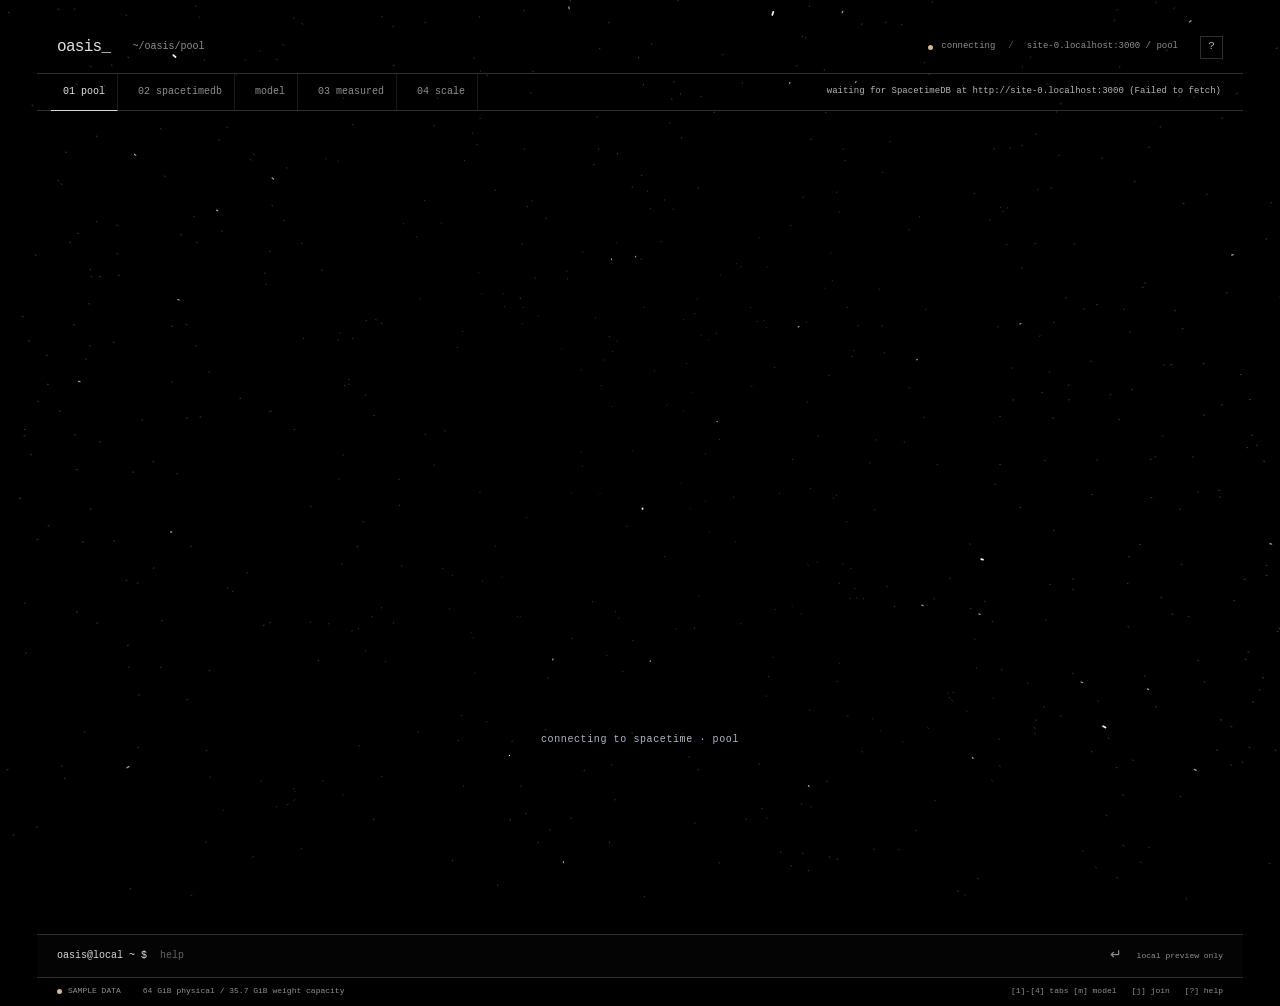
<file: web/oasis-v4.html>
<!doctype html>
<!-- CONCEPT: The Oasis dashboard: Joseph's accepted multiplexer / Graphite / SF Mono design (design/oasis-preview,
         commit f10e8c6) on LIVE pool data. Polls SpacetimeDB (node, heartbeat, cluster_status, event) and main's
         llama-server every second; `ask <question>` streams an answer through the pool with TTFT and tok/s.
WHY: Aayo (Sun 12:00am): real data on the new frontend. Data access follows #32 (SpacetimeDB HTTP SQL, CORS open,
     anonymous reads). #33 rule: nothing on screen says FAILED.
DEPENDS ON: Open on any machine that can reach main: web/oasis.html?stdb=http://<main>:3000&llama=http://<main>:8080
            (defaults: this page's host, db `pool`). ?main_ram=16&main_gpu=11.8 when main (M3 Air .113) runs no agent.
            ?fixture=1 = the original fixture preview. ?ask=... asks one question on load.
AFFECTS: Display only; never calls a reducer. The capacity panel and join preview remain estimates/previews. -->
<html lang="en" class="intro"><head><meta charset="utf-8"><meta name="viewport" content="width=device-width,initial-scale=1"><meta name="description" content="Oasis terminal dashboard. Multiplexer, Graphite and SF Mono with inspector-based model controls. Interactive design preview; fixture data only."><title>Oasis / nodes</title><style>
/* CONCEPT: Terminal layout alternatives, with exclusively OKLCH explicit colors.
WHY: Compare operational hierarchy before palette/type selection; no LUMA imitation.
DEPENDS ON: System monospace fonts and native controls. No remote assets.
AFFECTS: Responsive layout, selected-node inspector and phase-one choice controls. */
:root{color-scheme:dark;--bg:oklch(.105 0 0);--surface:oklch(.13 0 0);--raised:oklch(.165 0 0);--line:oklch(.29 0 0);--faint:oklch(.215 0 0);--ink:oklch(.89 0 0);--secondary:oklch(.74 0 0);--muted:oklch(.63 0 0);--dim:oklch(.48 0 0);--accent:oklch(.78 .105 160);--warning:oklch(.8 .11 85);--negative:oklch(.75 .12 30);--mono:"SFMono-Regular",Consolas,"Liberation Mono",Menlo,monospace}
*{box-sizing:border-box}body{margin:0;background:var(--bg);color:var(--ink);font:12px/1.55 var(--mono);-webkit-font-smoothing:antialiased}button,input,select{font:inherit}button,a,input,select{touch-action:manipulation}button{cursor:pointer;color:inherit;background:none;border:0}a{color:inherit;text-decoration:none}button:focus-visible,a:focus-visible,input:focus-visible,select:focus-visible,summary:focus-visible{outline:1px solid var(--accent);outline-offset:4px}button:disabled{opacity:.4;cursor:default}[hidden]{display:none!important}h1,h2,p{margin:0}h1,h2,strong{font-weight:400}button:hover{color:var(--accent)}.skip{position:fixed;top:-100px;left:15px;background:var(--ink);color:var(--bg);padding:10px;z-index:30}.skip:focus{top:10px}.terminal-shell{margin:28px auto 0;width:calc(100% - 72px);max-width:1530px;border:1px solid var(--line);background:var(--surface)}header{height:53px;display:flex;gap:22px;align-items:center;padding:0 20px;border-bottom:1px solid var(--line)}.wordmark{font-size:16px;letter-spacing:-.7px}.wordmark>span{color:var(--accent)}.path{color:var(--muted);font-size:10px}.environment{margin-left:auto;color:var(--muted);font-size:9px;display:flex;gap:8px;align-items:center}i{display:inline-block;width:5px;height:5px;background:var(--accent);border-radius:50%;flex:none}.environment i,footer i{background:var(--warning)}.environment>span{color:var(--dim);margin:0 5px}.help-button{color:var(--secondary);border:1px solid var(--line);width:23px;height:23px;font-size:11px}nav{height:37px;display:flex;align-items:stretch;border-bottom:1px solid var(--line);padding:0 14px;gap:8px}nav>button,nav>.active-tab{display:flex;align-items:center;font-size:10px;padding:0 12px;color:var(--muted);border-right:1px solid var(--faint)}nav>.active-tab{color:var(--ink);border-bottom:1px solid var(--accent);margin-bottom:-1px}nav>button:hover{color:var(--ink)}.spacer{flex:1}#session-count{font-size:9px;align-self:center;color:var(--secondary);padding-right:8px}.workspace{display:grid;grid-template-columns:1fr;position:relative}.node-stage{min-height:540px;position:relative;display:flex;flex-direction:column}.stage-heading{display:flex;justify-content:space-between;align-items:center;margin:25px 28px 0;gap:15px;position:relative;z-index:1}h1{font-size:13px}.stage-heading p{font-size:10px;color:var(--muted);margin-top:5px}.label{font-size:8px;color:var(--muted);text-transform:uppercase;letter-spacing:.7px}.topology{position:relative;width:100%;max-width:1000px;height:390px;margin:0 auto;flex:1;min-height:390px}.connections{position:absolute;inset:0;width:100%;height:100%;fill:none;stroke:var(--line);stroke-width:1;vector-effect:non-scaling-stroke}.extra-link{display:none}.has-extra .extra-link{display:block}.node{position:absolute;text-align:left;background:var(--surface);border:1px solid var(--line);width:204px;padding:12px 14px;transform:translate(-50%,-50%);color:var(--secondary);border-radius:0}.node:hover{border-color:var(--muted);color:var(--ink)}.node[aria-pressed="true"]{border-color:var(--accent)}.node[aria-pressed="true"] .node-name{color:var(--accent)}.node-main{top:33%;left:50%}.node-helper-1{top:77%;left:24.5%}.node-helper-2{top:77%;left:75.5%}.node-helper-3{top:89%;left:50%}.node-id{font-size:8px;letter-spacing:.5px;color:var(--muted)}.node-state{float:right;color:var(--accent);font-size:8px}.node-name{display:block;font-size:13px;color:var(--ink);margin:8px 0 10px;letter-spacing:-.2px}.node-bottom{display:flex;justify-content:space-between;font-size:9px;color:var(--muted)}.node-bottom strong{color:var(--secondary)}.node-marker{display:inline-block;width:4px;height:4px;background:var(--accent);vertical-align:middle;margin-right:5px}.map-label{position:absolute;left:50%;transform:translateX(-50%);font-size:8px;color:var(--dim);letter-spacing:.4px;pointer-events:none}.main-label{top:12%}.helper-label{top:55%;background:var(--surface);padding:0 10px}.map-origin,.map-direction{position:absolute;bottom:9px;font-size:8px;color:var(--muted)}.map-origin{left:28px}.map-direction{right:28px}.stage-status{display:flex;justify-content:space-between;gap:12px;padding:15px 28px;border-top:1px solid var(--faint);color:var(--muted);font-size:9px;margin-top:15px}.stage-status>span:first-child{display:flex;align-items:center;gap:7px}.stage-status b{font-weight:400;color:var(--secondary)}.stage-status em{font-style:normal;color:var(--dim);margin:0 7px}.stage-status small{margin-left:12px;color:var(--dim);font-size:8px}.model-dock{border-top:1px solid var(--line);display:grid;grid-template-columns:1.4fr .7fr 1fr 1.3fr auto;align-items:center;min-height:85px;gap:24px;padding:16px 28px;grid-column:1/-1}.dock-label{display:block;color:var(--muted);font-size:8px;margin-bottom:7px}.dock-model{text-align:left;padding:0}.dock-model strong{font-size:11px}.dock-model small{font-size:8px;color:var(--muted);margin-left:8px}.dock-model small>span{color:var(--accent);margin-left:6px}.model-dock strong{font-size:10px}.fit{color:var(--accent)}.budget-track{height:2px;background:var(--faint);margin-top:8px;max-width:170px}.budget-track>span{display:block;height:100%;width:52%;background:var(--secondary)}.action{border:1px solid var(--line);padding:9px 11px;font-size:9px;color:var(--secondary);white-space:nowrap}.action:hover{border-color:var(--accent);color:var(--accent)}kbd{font:8px var(--mono);color:var(--muted);margin-left:10px}.command-line{min-height:43px;display:flex;align-items:center;gap:9px;padding:9px 20px;border-top:1px solid var(--line);background:var(--bg)}.command-line label{font-size:10px;white-space:nowrap}.command-line label>span{color:var(--accent)}.command-line input{font:10px var(--mono);border:0;background:var(--bg);color:var(--ink);min-width:0;flex:1;padding:4px;outline-offset:0}.command-line input::placeholder{color:var(--dim)}.command-line button{font-size:14px;color:var(--muted)}#command-response{font-size:8px;color:var(--muted);max-width:40%;text-align:right}footer{display:flex;align-items:center;gap:22px;min-height:28px;padding:6px 20px;border-top:1px solid var(--line);font-size:8px;color:var(--muted)}footer>span:first-child{display:flex;gap:6px;align-items:center}.status-keys{margin-left:auto}.status-keys>span{margin:0 10px}.directory,.session-pane,.inspector{display:none}.pane-caption{min-height:35px;padding:10px 15px;border-bottom:1px solid var(--line);font-size:9px;color:var(--secondary);display:flex;gap:10px;align-items:center}.pane-caption>span{color:var(--muted);font-size:8px;margin-left:auto}.pane-caption button{color:var(--muted);font-size:14px;padding:0}.inspector{border-left:1px solid var(--line)}.inspector-content{padding:23px 19px}.inspect-heading{display:flex;justify-content:space-between;align-items:center;gap:10px}.inspector h2{font-size:13px}.state{font-size:8px;color:var(--accent);white-space:nowrap}.state i{width:4px;height:4px;margin-right:4px}.muted{font-size:8px;color:var(--muted);margin-top:8px;line-height:1.7}dl{margin:25px 0 0;display:grid;grid-template-columns:1fr auto;gap:10px 8px;font-size:9px}dt{color:var(--muted)}dd{margin:0;color:var(--secondary);text-align:right}.inspect-section{display:flex;justify-content:space-between;border-top:1px solid var(--faint);padding-top:18px;margin-top:25px;font-size:9px;color:var(--secondary)}.inspect-section>span{color:var(--muted);font-size:8px}.inspect-section+dl{margin-top:17px}details{font-size:9px;color:var(--muted);margin:25px 0 0;border-top:1px solid var(--faint);padding-top:14px}summary{display:flex;justify-content:space-between;cursor:pointer;list-style:none;color:var(--secondary)}summary::-webkit-details-marker{display:none}details[open] summary>span{transform:rotate(45deg)}details p{font-size:9px;line-height:1.8;margin-top:12px}.text-button{font-size:9px;color:var(--muted);padding:0;text-align:left}.text-button:hover{color:var(--ink)}.inspector .text-button{margin-top:30px}.monitor{display:none}.review-bar{display:flex;align-items:center;gap:35px;max-width:1530px;width:calc(100% - 72px);margin:24px auto 32px;position:relative}.phase-label{min-width:150px}.phase-label>span{display:block;font-size:8px;letter-spacing:1px;color:var(--muted);margin-bottom:5px}.phase-label strong{font-size:12px}.layout-options{display:flex;gap:6px;flex:1}.layout-options button{display:grid;grid-template-columns:19px 1fr;text-align:left;column-gap:8px;row-gap:4px;border:1px solid var(--line);padding:11px 13px;min-width:145px;background:var(--bg);color:var(--secondary)}.layout-options button>span{grid-row:1/3;align-self:center;font-size:11px;color:var(--muted)}.layout-options button>strong{font-size:10px}.layout-options button>small{font-size:8px;color:var(--muted)}.layout-options button.chosen{border-color:var(--accent);background:var(--surface)}.layout-options button.chosen>span{color:var(--accent)}.review-actions{display:flex;gap:22px;align-items:center;margin-left:auto}.choose{padding:10px 13px;background:var(--ink);color:var(--bg);font-size:10px;border:1px solid var(--ink);white-space:nowrap}.choose:hover{background:var(--accent);border-color:var(--accent);color:var(--bg)}.choose>span{margin-left:15px}#choice-feedback{position:absolute;left:0;right:0;top:calc(100% + 12px);font-size:10px;color:var(--accent);padding-bottom:22px}.selection-open .workspace{grid-template-columns:minmax(0,1fr) 285px}.selection-open .inspector{display:block}.selection-open .topology{max-width:900px}.selection-open .node{width:180px}.selection-open .stage-heading .label{display:none}
/* B: the node list is the primary object, in a process-monitor structure. */
body[data-layout="monitor"] .topology{display:none}body[data-layout="monitor"] .monitor{display:flex;flex-direction:column;margin:auto 28px;width:calc(100% - 56px);padding:45px 0;justify-content:center;flex:1}.monitor-command{font-size:13px;color:var(--ink);margin-bottom:27px}.monitor-command>span{color:var(--accent);margin-right:10px}.monitor-group{display:flex;justify-content:space-between;border-bottom:1px solid var(--line);padding-bottom:10px;font-size:9px;color:var(--muted)}.monitor-group>span:first-child{color:var(--secondary)}table{width:100%;border-collapse:collapse;text-align:left}th{color:var(--muted);font-size:8px;font-weight:400;padding:13px 8px;border-bottom:1px solid var(--faint);white-space:nowrap}td{font-size:10px;padding:16px 8px;border-bottom:1px solid var(--faint);color:var(--secondary);white-space:nowrap}th:first-child,td:first-child{padding-left:9px}th:nth-child(n+4),td:nth-child(n+4){text-align:right}td:last-child{padding-right:10px}tr.selected{background:var(--raised)}tr.selected td:first-child{box-shadow:inset 2px 0 var(--accent)}.table-node{padding:0;text-align:left;display:block;width:100%;color:var(--ink);font-size:10px}.table-node small{font-size:8px;color:var(--muted);margin-right:12px}.ready{color:var(--accent);font-size:9px}.table-budget{display:inline-block;width:45px;height:2px;background:var(--line);margin-left:10px;vertical-align:middle}.table-budget>span{display:block;background:var(--secondary);height:100%}.monitor-total{display:flex;justify-content:space-between;gap:15px;font-size:9px;margin-top:20px;color:var(--muted)}.monitor-total strong{margin-left:20px;color:var(--ink)}.monitor-hint{font-size:8px;color:var(--dim);margin-top:27px}.monitor-hint>span{margin-left:20px}.table-scroll{overflow:auto}
/* C: directory, topology and persistent inspector, like a multiplexer workspace. */
body[data-layout="multiplexer"] .workspace{grid-template-columns:170px minmax(0,1fr) 265px}body[data-layout="multiplexer"] .directory{display:flex;flex-direction:column;grid-column:1;border-right:1px solid var(--line)}body[data-layout="multiplexer"] .node-stage{grid-column:2;min-height:480px}body[data-layout="multiplexer"] .inspector{display:block;grid-column:3}body[data-layout="multiplexer"] .node{width:158px;padding:10px 11px}body[data-layout="multiplexer"] .node-name{font-size:11px}body[data-layout="multiplexer"] .node-bottom{font-size:8px}body[data-layout="multiplexer"] .stage-heading{margin:20px 20px 0}body[data-layout="multiplexer"] .stage-heading .label{display:none}body[data-layout="multiplexer"] .topology{min-height:330px;height:330px}body[data-layout="multiplexer"] .stage-status{padding:13px 20px;font-size:8px}body[data-layout="multiplexer"] .stage-status small{display:none}body[data-layout="multiplexer"] .session-pane{display:block;grid-column:1/-1;border-top:1px solid var(--line)}.events-open .session-pane{display:block;grid-column:1/-1;border-top:1px solid var(--line)}body[data-layout="multiplexer"] .model-dock{min-height:75px}.directory-node{display:flex;flex-direction:column;align-items:flex-start;gap:5px;padding:15px 14px;color:var(--secondary);width:100%;border-bottom:1px solid var(--faint);font-size:9px}.directory-node>small{color:var(--muted);font-size:8px}.directory-node[aria-pressed="true"]{background:var(--raised);box-shadow:inset 2px 0 var(--accent);color:var(--accent)}.directory-node>span>em{font-style:normal;color:var(--muted);margin-right:6px}.directory-foot{margin-top:auto;padding:20px 14px;font-size:8px;color:var(--muted);line-height:1.9}.directory-foot>strong{color:var(--secondary)}#event-log{padding:12px 18px;font-size:9px;color:var(--secondary);display:flex;flex-direction:column;gap:5px;max-height:112px;overflow:auto}.log-row{display:flex;gap:18px}.log-row time{color:var(--muted);font-size:8px;white-space:nowrap}.log-row>span{overflow-wrap:anywhere}
dialog{width:480px;max-width:calc(100% - 32px);max-height:calc(100% - 48px);background:var(--surface);color:var(--ink);border:1px solid var(--line);padding:0 24px 25px;border-radius:0;overflow:auto}dialog::backdrop{background:oklch(.03 0 0/.85)}.dialog-heading{display:flex;justify-content:space-between;align-items:center;gap:10px;border-bottom:1px solid var(--line);padding:17px 0;margin-bottom:19px}.dialog-heading h2{font-size:12px}.dialog-heading button{font-size:22px;color:var(--muted);padding:0 0 0 10px}.note{font-size:10px;color:var(--muted);line-height:1.8;margin:14px 0 20px}dialog label{display:block;font-size:9px;color:var(--muted);margin:19px 0 8px}dialog select,dialog input{border:1px solid var(--line);background:var(--bg);color:var(--ink);padding:10px;width:100%;font-size:10px;border-radius:0;min-height:38px}.dialog-action{display:block;width:100%;text-align:left;margin-top:25px}.fit-explanation{border-left:2px solid var(--accent);padding:10px 14px;margin-top:25px;font-size:10px;color:var(--secondary);line-height:1.8}.fit-explanation strong{display:block;color:var(--accent);font-size:11px;margin-bottom:8px}.fit-explanation.negative{border-color:var(--negative)}.fit-explanation.negative strong{color:var(--negative)}.help-list{margin:0;grid-template-columns:45px 1fr;gap:15px}.help-list dt{color:var(--accent)}.help-list dd{text-align:left}.help-list+p{margin-top:30px}pre{font:11px/1.9 var(--mono);color:var(--secondary);margin:0;padding:14px;background:var(--bg);border:1px solid var(--faint)}#research-dialog{width:620px}#research-dialog p,.research-list{font-size:11px;line-height:1.9;color:var(--secondary);margin:18px 0}.research-list{padding-left:18px}.research-list li{margin-bottom:17px}.research-list strong{color:var(--ink)}.research-list a{color:var(--accent);white-space:nowrap}.research-list a:hover{text-decoration:underline}#join-stages{list-style:none;padding:0;margin:20px 0;font-size:10px}#join-stages li{display:flex;gap:14px;padding:10px 0;border-bottom:1px solid var(--faint);color:var(--muted)}#join-stages .done{color:var(--secondary)}#join-stages .current{color:var(--accent)}#join-contribution{font-size:10px;color:var(--secondary);line-height:1.8}
@media(min-width:1600px){.terminal-shell{margin-top:45px}.node-stage{min-height:610px}.topology{min-height:450px}.review-bar{margin-top:30px}}
@media(max-width:1180px){.terminal-shell,.review-bar{width:calc(100% - 40px)}.model-dock{gap:18px;grid-template-columns:1.2fr .6fr 1fr 1.2fr}.model-dock>.action{display:none}.review-bar{gap:20px}.layout-options button{min-width:125px;padding:10px}.review-actions{gap:16px}.review-actions .text-button{display:none}.phase-label{min-width:130px}.selection-open .workspace{grid-template-columns:minmax(0,1fr) 250px}.selection-open .node{width:160px}.selection-open .node-bottom{font-size:8px}body[data-layout="multiplexer"] .workspace{grid-template-columns:140px minmax(0,1fr) 230px}body[data-layout="multiplexer"] .node{width:133px;padding:10px}body[data-layout="multiplexer"] .node-name{font-size:10px}body[data-layout="multiplexer"] .node-bottom{display:block;line-height:1.9}body[data-layout="multiplexer"] .stage-status{flex-wrap:wrap}.inspector-content{padding:20px 15px}.inspect-heading{align-items:flex-start;flex-direction:column;gap:7px}.path{font-size:9px}}
@media(max-width:900px){.terminal-shell,.review-bar{width:calc(100% - 28px)}.terminal-shell{margin-top:14px}.review-bar{flex-wrap:wrap;gap:17px}.phase-label{width:100%;display:flex;align-items:center;gap:15px}.phase-label>span{margin:0}.layout-options{flex:1;gap:5px}.layout-options button{min-width:115px;flex:1;padding:10px}.choose{padding:11px}.review-actions{margin-left:0}.node{width:180px}.selection-open .workspace{grid-template-columns:minmax(0,1fr) 220px}.selection-open .node{width:140px}.selection-open .node-name{font-size:11px}.selection-open .node-bottom{display:block;font-size:8px;line-height:1.8}.selection-open .stage-status{flex-direction:column;font-size:8px}.selection-open .stage-heading p{font-size:8px}.selection-open .stage-heading{margin:20px 18px 0}.map-direction,.map-origin,.label{font-size:7px}.model-dock{padding:17px 20px;gap:15px}.dock-budget strong{font-size:9px}footer{font-size:7px;gap:15px}#command-response{font-size:7px}body[data-layout="multiplexer"] .workspace{grid-template-columns:120px minmax(0,1fr)}body[data-layout="multiplexer"] .inspector{grid-column:1/-1;border-left:0;border-top:1px solid var(--line)}body[data-layout="multiplexer"] .inspector-content{display:grid;grid-template-columns:1fr 1fr 1fr;column-gap:25px;padding:20px}body[data-layout="multiplexer"] .inspect-heading{grid-column:1}body[data-layout="multiplexer"] #inspect-hardware{grid-column:1}body[data-layout="multiplexer"] #inspect-memory{grid-column:2;grid-row:1/4;margin:0}body[data-layout="multiplexer"] .inspect-section{display:none}body[data-layout="multiplexer"] #inspect-allocation{grid-column:3;grid-row:1/4;margin:0}body[data-layout="multiplexer"] .inspector details{grid-column:1/-1;margin-top:20px}body[data-layout="multiplexer"] .inspector .text-button{display:none}body[data-layout="multiplexer"] .node{width:155px}body[data-layout="multiplexer"] .node-bottom{display:flex}body[data-layout="multiplexer"] .node-name{font-size:11px}.directory-node{font-size:8px;padding:15px 10px}.directory-node>small{font-size:7px}.pane-caption{padding:10px;font-size:8px}}
@media(max-width:650px){header{padding:0 13px;height:48px;gap:15px}.path{font-size:8px}.environment{font-size:7px;max-width:145px;flex-wrap:wrap;gap:4px;justify-content:flex-end}.environment>span{display:none}.environment i{height:4px;width:4px}.help-button{width:22px;height:22px}nav{padding:0 7px;gap:0}nav>button,nav>.active-tab{font-size:9px;padding:0 10px}#session-count{font-size:7px;padding-right:2px}.stage-heading{margin:22px 16px 0}.stage-heading p{font-size:8px}.stage-heading .label{display:none}.node-stage{min-height:510px}.topology{min-height:355px;height:355px}.node{width:142px;padding:10px}.node-name{font-size:11px;margin:7px 0}.node-id,.node-state{font-size:7px}.node-bottom{font-size:7px}.map-label{font-size:7px}.node-helper-1{left:25%}.node-helper-2{left:75%}.map-origin{left:16px;font-size:6px}.map-direction{right:16px;font-size:6px}.stage-status{padding:13px 16px;flex-direction:column;gap:8px;font-size:8px}.stage-status small{font-size:7px}.model-dock{grid-template-columns:1.2fr 1fr;gap:20px;padding:17px 16px}.dock-model strong{font-size:10px}.dock-model small{font-size:7px;margin-left:5px}.dock-label{font-size:7px}.model-dock>div:nth-child(2){justify-self:end;text-align:right}.dock-fit strong{font-size:9px}.dock-budget{text-align:right}.budget-track{margin-left:auto}.command-line{padding:10px 13px;gap:5px;flex-wrap:wrap}.command-line label,.command-line input{font-size:9px}#command-response{display:none}footer{padding:7px 13px;font-size:6px;gap:10px;flex-wrap:wrap}.status-keys{display:none}.review-bar{gap:12px;margin-top:20px;align-items:stretch}.layout-options{width:100%;flex:none;gap:5px}.layout-options button{min-width:0;flex:1;padding:10px 8px;grid-template-columns:13px 1fr;gap:4px}.layout-options button>strong{font-size:8px}.layout-options button>small{font-size:6px}.layout-options button>span{font-size:9px}.phase-label>strong{font-size:11px}.review-actions{margin-left:auto}.review-actions .text-button{display:block;font-size:8px}.choose{font-size:9px;padding:9px 12px}#choice-feedback{font-size:9px;line-height:1.8}.selection-open .workspace{grid-template-columns:1fr}.selection-open .inspector{grid-column:1/-1;border-left:0;border-top:1px solid var(--line)}.selection-open .node{width:142px}.selection-open .node-bottom{display:flex;font-size:7px}.selection-open .node-stage{min-height:510px}.selection-open .stage-heading p{font-size:8px}.selection-open .inspector-content{padding:18px}.selection-open .inspect-heading{flex-direction:row}.selection-open .inspector dl{font-size:10px}.selection-open .inspector .text-button{margin-top:20px}body[data-layout="monitor"] .monitor{margin:0 16px;width:calc(100% - 32px);padding:40px 0}table{min-width:600px}th{font-size:7px}td{font-size:9px}.monitor-command{font-size:11px}.monitor-group{font-size:7px}.monitor-total{font-size:8px;flex-direction:column;gap:8px}.monitor-hint{font-size:7px}body[data-layout="multiplexer"] .workspace{grid-template-columns:1fr}body[data-layout="multiplexer"] .directory{display:none}body[data-layout="multiplexer"] .node-stage{grid-column:1;min-height:490px}body[data-layout="multiplexer"] .node{width:142px}body[data-layout="multiplexer"] .inspector-content{display:block}body[data-layout="multiplexer"] #inspect-memory,body[data-layout="multiplexer"] #inspect-allocation{margin:20px 0}body[data-layout="multiplexer"] .inspect-section{display:flex}.log-row{gap:10px;font-size:8px}.log-row time{font-size:7px}}
@media(prefers-reduced-motion:reduce){*{scroll-behavior:auto!important}}
/* Layer segments express actual fixture layer counts; no decorative graphing. */
.allocation-strip{display:flex;gap:3px;margin-top:16px;grid-column:3}.allocation-strip button{border:1px solid var(--line);padding:5px 2px;font-size:7px;min-width:0;color:var(--muted)}.allocation-strip button[aria-pressed="true"]{border-color:var(--accent);color:var(--accent)}.has-extra .topology{min-height:480px}.has-extra .node-helper-1,.has-extra .node-helper-2{top:63%}.has-extra .node-helper-3{top:86%}@media(min-width:651px) and (max-width:900px){body[data-layout="multiplexer"] .allocation-strip{grid-column:1/-1;margin-top:18px}}@media(min-width:901px) and (max-height:900px){.terminal-shell{margin-top:20px}.node-stage{min-height:430px}.topology{min-height:300px;height:300px}.review-bar{margin-top:18px}.stage-heading{margin-top:20px}.model-dock{min-height:76px;padding-top:13px;padding-bottom:13px}}
body[data-layout="multiplexer"] #inspect-close{display:none}.has-extra[data-layout="multiplexer"] .topology{min-height:480px;height:480px}
/* CONCEPT: Independent palette/type alternatives inside fixed layout C.
   WHY: Joseph selected layout C; this phase must not silently select its visual treatment.
   DEPENDS ON: OKLCH custom properties and installed macOS monospace fonts.
   AFFECTS: Palette/type only. Node structure and behavior remain constant. */
body[data-palette="graphite"]{--bg:oklch(.105 0 0);--surface:oklch(.13 0 0);--raised:oklch(.175 0 0);--line:oklch(.3 0 0);--faint:oklch(.22 0 0);--ink:oklch(.91 0 0);--secondary:oklch(.77 0 0);--muted:oklch(.65 0 0);--dim:oklch(.5 0 0);--accent:oklch(.88 0 0);--warning:oklch(.8 .07 85);--negative:oklch(.75 .1 30)}
body[data-palette="phosphor"]{--bg:oklch(.105 .006 155);--surface:oklch(.135 .008 155);--raised:oklch(.18 .012 155);--line:oklch(.3 .018 155);--faint:oklch(.22 .01 155);--ink:oklch(.9 .012 155);--secondary:oklch(.77 .018 155);--muted:oklch(.65 .018 155);--dim:oklch(.5 .018 155);--accent:oklch(.79 .105 155);--warning:oklch(.81 .1 85);--negative:oklch(.75 .1 30)}
body[data-palette="amber"]{--bg:oklch(.105 .006 75);--surface:oklch(.135 .008 75);--raised:oklch(.18 .012 75);--line:oklch(.3 .018 75);--faint:oklch(.22 .01 75);--ink:oklch(.91 .018 80);--secondary:oklch(.78 .025 80);--muted:oklch(.66 .025 80);--dim:oklch(.51 .025 80);--accent:oklch(.81 .105 80);--warning:oklch(.83 .08 65);--negative:oklch(.75 .1 30)}
body[data-type="system"]{--mono:"SFMono-Regular","SF Mono",Consolas,"Liberation Mono",monospace}
body[data-type="menlo"]{--mono:Menlo,Consolas,"Liberation Mono",monospace}
body[data-type="monaco"]{--mono:Monaco,Menlo,Consolas,monospace}
.phase-two{gap:32px;align-items:center}.phase-two .phase-label{min-width:180px}.phase-two .phase-label>span{font-size:7px;letter-spacing:.5px}.phase-label em{font-style:normal;color:var(--dim);margin:0 4px}.phase-label>small{display:block;font-size:8px;color:var(--muted);margin-top:7px}.visual-options{display:flex;flex-direction:column;gap:10px}.option-row{display:flex;gap:15px;align-items:center}.option-label{width:48px;font-size:8px;color:var(--muted)}.palette-options,.type-options{display:flex;gap:5px}.palette-options button,.type-options button{display:flex;align-items:center;gap:8px;border:1px solid var(--line);min-width:120px;padding:9px 10px;font-size:9px;color:var(--secondary);text-align:left}.palette-options button.chosen,.type-options button.chosen{background:var(--raised);border-color:var(--accent);color:var(--ink)}.palette-swatch{display:block;width:9px;height:9px;border:1px solid var(--muted)}.graphite-swatch{background:oklch(.88 0 0)}.phosphor-swatch{background:oklch(.79 .105 155)}.amber-swatch{background:oklch(.81 .105 80)}.type-options button>span{margin-left:5px;color:var(--ink)}.type-options button[data-type-choice="system"]{font-family:"SFMono-Regular",Consolas,monospace}.type-options button[data-type-choice="menlo"]{font-family:Menlo,Consolas,monospace}.type-options button[data-type-choice="monaco"]{font-family:Monaco,Menlo,monospace}
@media(max-width:1180px){.phase-two{gap:20px}.phase-two .phase-label{min-width:150px}.palette-options button,.type-options button{min-width:110px;font-size:8px}.phase-two .review-actions .text-button{display:none}}
@media(max-width:900px){.phase-two .phase-label{display:block;width:100%}.phase-two .phase-label>span{margin-bottom:6px}.phase-two .review-actions{margin-left:auto}.palette-options button,.type-options button{min-width:115px}}
@media(max-width:650px){.phase-two .visual-options{width:100%;gap:8px}.phase-two .option-row{display:block}.option-label{display:block;margin-bottom:7px}.palette-options,.type-options{width:100%}.palette-options button,.type-options button{min-width:0;flex:1;padding:9px 7px;gap:6px;font-size:8px}.type-options button>span{margin-left:2px}.phase-two .review-actions .text-button{display:block}}
/* CONCEPT: Compare three hosts for one shared model-controls subtree.
   WHY: Keep accepted layout C and Graphite/SF Mono constant while choosing behavior.
   DEPENDS ON: The same select elements and estimate state move between hosts.
   AFFECTS: Model controls only; connected nodes remain the initial view. */
#model-controls{min-width:0}#model-controls label{display:block;font-size:9px;color:var(--muted);margin:19px 0 8px}#model-controls select{border:1px solid var(--line);background:var(--bg);color:var(--ink);padding:10px;width:100%;max-width:100%;font-size:10px;border-radius:0;min-height:38px}.inline-model-panel{grid-column:1/-1;border-top:1px solid var(--line);padding:0 28px 24px}.inline-model-panel #model-controls{display:grid;grid-template-columns:1fr 1fr;gap:0 24px}.inline-model-panel .dialog-heading,.inline-model-panel .note,.inline-model-panel .fit-explanation,.inline-model-panel details,.inline-model-panel .dialog-action{grid-column:1/-1}.inline-model-panel .note{margin:0}.inline-model-panel .fit-explanation{margin-top:20px}.model-in-inspector .inspector>.pane-caption{display:none}#inspector-model-panel{padding:0 18px 20px}#inspector-model-panel .note{font-size:8px}#inspector-model-panel .dialog-heading h2{font-size:11px}#inspector-model-panel select{font-size:9px}#inspector-model-panel .fit-explanation{font-size:9px;margin-top:20px;padding:8px 10px}#inspector-model-panel .fit-explanation strong{font-size:10px}.phase-three .phase-label{min-width:200px}.phase-three .phase-label>span{font-size:7px;letter-spacing:.5px}.phase-three .layout-options button{min-width:125px}
@media(max-width:1180px){.phase-three{gap:20px}.phase-three .phase-label{min-width:170px}.phase-three .phase-label strong{font-size:10px}.phase-three .layout-options button{min-width:110px}}
@media(max-width:900px){.phase-three .phase-label{width:100%;display:block}.phase-three .phase-label>span{margin-bottom:6px}.phase-three .phase-label strong{font-size:12px}.phase-three .review-actions{margin-left:auto}}
@media(max-width:650px){.phase-three .layout-options button{min-width:0}.phase-three .phase-label strong{font-size:11px}.inline-model-panel{padding:0 16px 20px}.inline-model-panel #model-controls{display:block}#inspector-model-panel{padding:0 18px 20px}}
/* CONCEPT: Explicit connection status uses a semantic green dot plus text.
   WHY: Connection state must remain distinct from selection and readiness.
   DEPENDS ON: Node connection value; preview fixtures explicitly mark connected.
   AFFECTS: Topology, directory, inspector, table and connected-node summary. */
:root{--connected:oklch(.78 .14 145)}.connection-status{display:inline-flex;align-items:center;gap:5px;color:var(--secondary);font-size:8px;white-space:nowrap}.connection-dot{display:inline-block;width:5px;height:5px;border-radius:50%;background:var(--muted);flex:none;margin:0}.connection-status[data-connection="connected"] .connection-dot,[data-connection="connected"]>.connection-dot{background:var(--connected)}.connection-status[data-connection="connecting"] .connection-dot{background:var(--warning)}.connection-status.node-state{float:right;color:var(--secondary)}.directory-node .connection-status{font-size:8px}.state .connection-status .connection-dot{margin:0;width:5px;height:5px}
/* CONCEPT: Keep connection and model readiness separate, then trace selection.
   WHY: User selected status separation and node/link/layer highlighting.
   DEPENDS ON: Explicit runtime labels and per-helper SVG paths.
   AFFECTS: Preview clarity only; no runtime measurement or animation implied. */
.node-model-status{display:block;margin-top:9px;padding-top:7px;border-top:1px solid var(--faint);font-size:8px;color:var(--muted)}.node-model-status strong{font-weight:400;color:var(--secondary)}.node-model-status[data-model-state="loading"] strong{color:var(--warning)}.node-model-status[data-model-state="serving"] strong{color:var(--ink)}.directory-node .directory-model{font-size:7px;color:var(--muted)}.inspect-model-runtime{display:grid;grid-template-columns:1fr auto;gap:7px;margin-top:19px;padding:12px 0;border-top:1px solid var(--faint);border-bottom:1px solid var(--faint);font-size:9px;color:var(--muted)}.inspect-model-runtime strong{font-size:9px;color:var(--secondary)}.inspect-model-runtime[data-model-state="loading"] strong{color:var(--warning)}.inspect-model-runtime small{grid-column:1/-1;font-size:8px;color:var(--muted)}.connections .topology-link{stroke:var(--line);stroke-width:1}.connections .topology-link[data-selected="true"]{stroke:var(--ink);stroke-width:1.5}.allocation-strip button[aria-pressed="true"]{background:var(--raised);border-color:var(--ink);color:var(--ink)}.runtime-cell{font-size:9px}
@media(min-width:651px) and (max-width:900px){body[data-layout="multiplexer"] .inspect-model-runtime{grid-column:1;grid-row:3;margin-top:12px}body[data-layout="multiplexer"] #inspect-memory{grid-row:1/4}body[data-layout="multiplexer"] #inspect-allocation{grid-row:1/4}}

.flow-canvas{position:absolute;inset:0;width:100%;height:100%;pointer-events:none;z-index:4}

/* Tables view (added): live tables, state banner, load bars, chat. Motion: transform/opacity only. */
.tables-pane{grid-column:1/-1;border-top:1px solid var(--line);padding:14px 16px 18px}
.tables-pane[hidden]{display:none}
.tv-banner{display:flex;flex-wrap:wrap;gap:3px;align-items:stretch;margin-bottom:10px}
.tv-step{flex:1;min-width:92px;border:1px solid var(--faint);padding:6px 8px;font-size:9px;color:var(--dim);letter-spacing:.04em;position:relative}
.tv-step::after{content:"";position:absolute;inset:0;background:var(--accent);opacity:0;transition:opacity .22s ease-out;pointer-events:none}
.tv-step.done{color:var(--muted)}
.tv-step.now{color:var(--ink);border-color:var(--accent)}.tv-step.now::after{opacity:.12}
.tv-stopped{flex-basis:100%;border:1px solid var(--warning);color:var(--warning);padding:6px 8px;font-size:10px}
.tv-load{margin:6px 0 12px}.tv-load[hidden]{display:none}
.tv-load-head{font-size:9px;color:var(--muted);margin-bottom:4px}
.tv-bars{display:flex;gap:3px}
.tv-bar{min-width:60px;border:1px solid var(--faint);padding:4px 6px;font-size:9px;color:var(--secondary);background:none;text-align:left;cursor:pointer;position:relative;overflow:hidden}
.tv-bar-fill{position:absolute;inset:0;background:var(--accent);opacity:.18;transform-origin:left center;transform:scaleX(0);will-change:transform}
.tv-bar span{position:relative}
.tv-chat{display:grid;grid-template-columns:minmax(0,1fr);gap:4px;border:1px solid var(--faint);padding:8px 10px;margin-bottom:12px}
.tv-chat form{display:flex;gap:6px}.tv-chat input{flex:1;background:var(--bg);color:var(--ink);border:1px solid var(--line);padding:4px 6px}
.tv-chat button{background:none;border:1px solid var(--line);color:var(--secondary);padding:2px 10px;cursor:pointer}
.tv-chat-meta{font-size:9px;color:var(--muted)}.tv-chat-answer{font-size:11px;color:var(--ink);white-space:pre-wrap;max-height:9em;overflow:auto}
.tv-grid{display:grid;grid-template-columns:repeat(auto-fill,minmax(420px,1fr));gap:10px}
.tv-table{border:1px solid var(--faint);min-width:0}
.tv-title{display:flex;justify-content:space-between;width:100%;background:none;border:0;border-bottom:1px solid var(--faint);color:var(--secondary);padding:5px 8px;font-size:10px;cursor:pointer;text-align:left}
.tv-title:hover,.tv-title:focus-visible{color:var(--ink)}
.tv-table .tv-scroll{overflow:auto;max-height:220px}
.tables-pane table,#table-dialog table{min-width:0}
.tables-pane th,.tables-pane td,#table-dialog th,#table-dialog td{font-size:9px;padding:3px 6px;max-width:260px;overflow:hidden;text-overflow:ellipsis}
.tv-pop{animation:tvPop .22s ease-out}
@keyframes tvPop{from{transform:scale(.96);opacity:0}to{transform:none;opacity:1}}
.tables-pane td,#table-dialog td{position:relative}
.tv-flash::after{content:"";position:absolute;inset:0;background:var(--accent);opacity:0;pointer-events:none;animation:tvFlash .6s ease-out}
@keyframes tvFlash{from{opacity:.28}to{opacity:0}}
.tv-tick{display:inline-block;position:relative}
.tv-tick::after{content:"";position:absolute;left:calc(100% + 5px);top:50%;width:7px;height:7px;margin-top:-4px;border:1px solid oklch(.9 .03 250);border-radius:50%;opacity:0;pointer-events:none;animation:tvPing .4s ease-out}
@keyframes tvPing{from{transform:scale(.3);opacity:.85}to{transform:scale(2.1);opacity:0}}
.tv-click{cursor:pointer;text-decoration:underline dotted}
#tv-inspect{margin-top:12px;font-size:9px;color:var(--secondary)}#tv-inspect h3{font-size:9px;color:var(--muted);font-weight:400;margin:8px 0 3px}
#tv-inspect ul{list-style:none;margin:0;padding:0;max-height:140px;overflow:auto}#tv-inspect li{border-bottom:1px solid var(--faint);padding:2px 0;word-break:break-word}
#table-dialog{width:min(1100px,calc(100% - 32px))}
@media(prefers-reduced-motion:reduce){.tv-pop,.tv-flash::after,.tv-tick,.tv-tick::after{animation:none}.tv-step::after{transition:none}}
/* v2: tabs + spacetime canvas. The canvas sits behind a translucent shell; the 02 view is full height and readable. */
.space-canvas{position:fixed;inset:0;width:100%;height:100%;pointer-events:none;z-index:0;background:#000}
.terminal-shell{position:relative;z-index:1;background:color-mix(in oklch,var(--surface) 90%,transparent);transition:background-color .5s ease-out}
.terminal-shell>:not(#workspace):not(#tables-pane){transition:opacity .3s ease-out}
/* v4: crescendo intro. html.intro is in the markup, so first paint is pure black: only the star canvas and the bar show.
   The active pane gets .intro-fly and is driven by inline transform/opacity. A 5 s CSS failsafe reveals everything if JS dies. */
html.intro,html.intro body{background:#000}
html.intro .terminal-shell{background:transparent;border-color:transparent;box-shadow:none;outline:0;transition:none}
html.intro body>:not(.space-canvas,.intro-bar,.terminal-shell,script),html.intro .terminal-shell>:not(.intro-fly){opacity:0;animation:introFailsafe 0s linear 5s forwards}
@keyframes introFailsafe{to{opacity:1}}
html.intro-soft .terminal-shell{background:color-mix(in oklch,var(--surface) 20%,transparent);transition:none}
html.intro-soft .terminal-shell>:not(.intro-fly){opacity:.22}
.intro-fly{will-change:transform,opacity}
html.thunk [style*="--i"]{animation:introThunk .2s cubic-bezier(.2,.9,.3,1) both;animation-delay:calc(var(--i) * 25ms)}
@keyframes introThunk{from{transform:translateY(4px)}to{transform:none}}
@media(prefers-reduced-motion:reduce){html.intro .terminal-shell>*,html.intro body>*{opacity:1!important}html.intro,html.intro body{background:var(--bg)}}
.intro-bar{position:fixed;left:50%;bottom:16vh;width:min(260px,60vw);transform:translateX(-50%);z-index:5;pointer-events:none;opacity:0;transition:opacity .2s ease-out;font-size:10px;letter-spacing:.06em;color:oklch(.78 .02 260);text-align:center}
.intro-bar.on{opacity:1}.intro-bar span{display:block;margin-bottom:8px}.intro-bar i{display:block;width:100%;height:1px;border-radius:0;background:#eef3ff;transform-origin:left center;transform:scaleX(0);box-shadow:0 0 0 .5px oklch(1 0 0 / .08)}
.tv-ask form{display:flex;gap:6px;padding:8px 12px 0;flex:none}.tv-ask input{flex:1;min-width:0;background:var(--bg);color:var(--ink);border:1px solid var(--line);padding:5px 8px;font-size:12px}
.tv-ask form button{border:1px solid var(--line);color:var(--secondary);padding:2px 10px}
.tv-chips{display:flex;flex-wrap:wrap;gap:5px;padding:7px 12px;flex:none}.tv-chips button{border:1px solid var(--faint);color:var(--muted);font-size:11px;padding:2px 8px}.tv-chips button:hover{color:var(--ink);border-color:var(--line)}
.tv-ask-note{padding:0 12px 6px;font-size:11px;color:var(--muted);flex:none}.tv-ask-note.err{color:var(--accent)}
.stdb-view .tv-grid td::before{content:"";position:absolute;inset:0;background:oklch(1 0 0 / .13);opacity:0;transition:opacity .12s ease-out;pointer-events:none}
.stdb-view .tv-grid tr.tv-hop td::before{opacity:1;transition-duration:0s}
nav>button.active-tab{border-bottom:1px solid var(--accent);margin-bottom:-1px}
.workspace[hidden]{display:none}
.tables-pane.stdb-view{display:grid;grid-template-columns:minmax(0,1fr) 300px;grid-template-rows:auto minmax(0,1fr);height:max(560px,calc(100vh - 215px));padding:0;border-top:0}
.tables-pane.stdb-view[hidden]{display:none}
.stdb-head{grid-column:1/-1;padding:12px 14px 0;border-bottom:1px solid var(--faint)}
.stdb-head .tv-banner{margin-bottom:12px}.stdb-head .tv-step{font-size:11px;padding:8px 10px}
.stdb-head .tv-load{background:oklch(0 0 0 / .62);padding:8px 10px;margin:0 0 12px}.stdb-head .tv-load-head,.stdb-head .tv-bar{font-size:11px}
.stdb-view .tv-grid{grid-template-columns:repeat(3,minmax(0,1fr));grid-template-rows:repeat(2,minmax(0,1fr));gap:12px;padding:12px 14px 14px;min-height:0}
.stdb-view .tv-table{display:flex;flex-direction:column;min-height:0;background:color-mix(in oklch,var(--bg) 82%,transparent)}
.stdb-view .tv-title{font-size:12px;padding:8px 12px;flex:none}
.stdb-view .tv-table .tv-scroll{flex:1;min-height:0;max-height:none;overflow:auto}
.stdb-view .tv-grid table{width:100%;border-collapse:collapse}
.stdb-view .tv-grid th,.stdb-view .tv-grid td{font-size:13px;line-height:1.45;padding:6px 12px;white-space:nowrap;max-width:280px;text-align:left}
.stdb-view .tv-grid th{position:sticky;top:0;z-index:2;background:var(--surface);color:var(--muted);font-weight:400;border-bottom:1px solid var(--line)}
.stdb-view .tv-grid tbody tr:nth-child(even) td{background:oklch(1 0 0 / .028)}
.stdb-view .tv-grid .tv-tick::after{animation-duration:.4s}
.stdb-side{border-left:1px solid var(--faint);min-height:0;display:flex;flex-direction:column}
.stdb-side .tv-chat{border:0;margin:0;padding:12px 14px;flex:1;min-height:0;grid-template-rows:auto auto auto minmax(0,1fr);gap:8px}
.stdb-side .tv-chat input{font-size:13px;padding:6px 8px}.stdb-side .tv-chat-meta{font-size:11px}
.stdb-side .tv-chat-answer{font-size:13px;line-height:1.55;max-height:none;min-height:0}
.warp-dev{margin-left:8px;background:none;border:1px solid var(--faint);color:var(--muted);font-size:10px;padding:0 8px;cursor:pointer}
@media(max-width:1100px){.tables-pane.stdb-view{grid-template-columns:1fr;height:auto}.stdb-view .tv-grid{grid-template-columns:repeat(2,minmax(0,1fr));grid-template-rows:none;grid-auto-rows:300px}.stdb-side{border-left:0;border-top:1px solid var(--faint)}}
@media(max-width:650px){.stdb-view .tv-grid{grid-template-columns:1fr}}
/* v5: 03 measured + 04 scale. Chalkboard look: the page's black board with a faint grain, chalk-white strokes through
   the #chalk SVG filter, Chalkduster headings, SF Mono numbers, oasis blue only for each panel's headline number. Static. */
.chalk-defs{position:absolute;width:0;height:0;overflow:hidden}
.chalk-pane{--chalk:oklch(.93 .005 90);--chalk-dim:oklch(.74 .005 90);--chalk-blue:#8fb8ee;position:relative;height:max(560px,calc(100vh - 215px));overflow:hidden;padding:12px 16px 14px;color:var(--chalk);background:radial-gradient(ellipse 60% 50% at 28% 22%,oklch(1 0 0 / .03),transparent 70%),radial-gradient(ellipse 50% 45% at 78% 80%,oklch(1 0 0 / .022),transparent 70%),url("data:image/svg+xml,%3Csvg xmlns='http://www.w3.org/2000/svg' width='240' height='240'%3E%3Cfilter id='n'%3E%3CfeTurbulence type='fractalNoise' baseFrequency='.85' numOctaves='2' stitchTiles='stitch'/%3E%3CfeColorMatrix values='0 0 0 0 1 0 0 0 0 1 0 0 0 0 1 0 0 0 .07 0'/%3E%3C/filter%3E%3Crect width='100%25' height='100%25' filter='url(%23n)'/%3E%3C/svg%3E"),oklch(.12 0 0)}
.chalk-pane[hidden]{display:none}
.ch-h{font-family:"Chalkduster","Chalkboard SE",ui-rounded,cursive;font-weight:400;margin:0;color:var(--chalk);filter:url(#chalk-soft);letter-spacing:.01em}
.ch-h small{display:block;margin-top:3px;font:11px var(--mono);color:var(--chalk-dim);filter:none;letter-spacing:.03em}
.chalk-pane i.ch-tag{display:inline-block;width:auto;height:auto;background:none;flex:none;font:normal 10px/1.4 var(--mono);letter-spacing:.04em;color:var(--chalk-dim);border:1px dashed oklch(.6 0 0);border-radius:3px;padding:0 5px;white-space:nowrap;align-self:center}
.ch-acc{color:var(--chalk-blue)!important}
.ch-big{font:400 40px/1 var(--mono);color:var(--chalk);filter:url(#chalk-soft);letter-spacing:-.01em}
.ch-mid{font:400 26px/1 var(--mono);color:var(--chalk);filter:url(#chalk-soft)}
.chalk-grid03{display:grid;grid-template-columns:repeat(2,minmax(0,1fr));grid-template-rows:repeat(2,minmax(0,1fr));gap:14px;height:100%}
.chalk-panel{position:relative;display:flex;flex-direction:column;gap:6px;min-height:0;overflow:hidden;padding:12px 18px 10px}
.chalk-panel::before{content:"";position:absolute;inset:3px;border:2px solid oklch(.93 0 0 / .42);border-radius:4px;filter:url(#chalk);pointer-events:none}
.ch-head{display:flex;align-items:flex-start;justify-content:space-between;gap:12px;flex:none}
.ch-head .ch-h{font-size:22px;line-height:1.2;padding-top:4px}
.ch-hl{display:flex;align-items:baseline;gap:4px 10px;flex-wrap:wrap;justify-content:flex-end;text-align:right}.ch-hl .ch-tag{flex-basis:100%;width:max-content!important;margin-left:auto}
.ch-say{font-family:"Chalkduster","Chalkboard SE",ui-rounded,cursive;font-size:16px;color:var(--chalk)}
.ch-row{display:flex;gap:26px;align-items:baseline;flex:none;flex-wrap:wrap}
.ch-stat{display:flex;align-items:baseline;gap:8px;font-size:13px;color:var(--chalk-dim)}
.ch-svg{display:block;width:100%;flex:1 1 auto;min-height:0;color:var(--chalk);overflow:visible}
.ch-ink{fill:none;stroke:currentColor;stroke-width:2;stroke-linecap:round;stroke-linejoin:round}
.ch-ink use{stroke-width:1.5}
.ch-ink .ch-line{stroke:var(--chalk);stroke-width:3}
.ch-txt text{font:13px var(--mono);fill:var(--chalk-dim)}.ch-txt .ch-num{fill:var(--chalk);font-size:13px}.ch-txt .ch-small{font-size:11px}
.ch-hand text{font:16px "Chalkduster","Chalkboard SE",ui-rounded,cursive;fill:var(--chalk)}
.ch-foot{margin:0;font-size:12.5px;line-height:1.5;color:var(--chalk-dim);flex:none}.ch-foot b{color:var(--chalk);font-weight:400}
.ch4-top{display:flex;align-items:baseline;gap:20px;margin-bottom:6px}
.ch-title{font-size:32px;line-height:1.15}
.ch4-sub{font-size:12px;color:var(--chalk-dim)}
.ch4-table{display:flex;flex-direction:column}
.ch4-row{position:relative;display:grid;grid-template-columns:200px minmax(0,1.25fr) repeat(3,minmax(0,1fr));gap:18px;padding:16px 6px;align-items:start}
.ch4-row+.ch4-row::before{content:"";position:absolute;left:0;right:0;top:0;border-top:2px solid oklch(.93 0 0 / .32);filter:url(#chalk)}
.ch4-headrow{padding:2px 6px 8px;font-size:12px;color:var(--chalk-dim);align-items:end}
.ch4-headrow span{display:flex;align-items:center;gap:7px}
.ch-ic1{width:24px;height:20px;fill:none;stroke:var(--chalk);stroke-width:1.5;stroke-linecap:round;stroke-linejoin:round;filter:url(#chalk-soft);flex:none}
.ch4-ref .ch-h{font-size:19px;line-height:1.3}
.ch4-model{display:flex;flex-direction:column;gap:2px;font-size:12px;line-height:1.45;color:var(--chalk-dim)}
.ch4-model b{font-weight:400;font-size:17px;color:var(--chalk)}
.ch4-also{font-size:11px;color:oklch(.62 0 0);margin-top:2px}
.ch4-m{display:flex;flex-direction:column;gap:5px;min-width:0}
.ch4-m small{font-size:11px;color:var(--chalk-dim)}
.ch4-n{display:flex;align-items:center;gap:10px}
.ch4-n b{font:400 34px/1 var(--mono);color:var(--chalk);filter:url(#chalk-soft);min-width:44px}
.chalk-icons svg{display:block;color:var(--chalk);filter:url(#chalk)}
.chalk-icons use{fill:none;stroke:currentColor;stroke-width:1.5;stroke-linecap:round;stroke-linejoin:round}
.chalk-pane#chalk-04{display:flex;flex-direction:column}.ch4-bottom{margin-top:auto!important;display:grid;grid-template-columns:minmax(0,1fr) 300px;gap:20px;align-items:end;margin-top:8px}
.ch4-box{position:relative;padding:10px 18px 10px;display:grid;grid-template-columns:auto 1fr;column-gap:26px;align-items:start}
.ch4-box::before{content:"";position:absolute;inset:0;border:2px dashed oklch(.93 0 0 / .45);border-radius:4px;filter:url(#chalk);pointer-events:none}
.ch4-box .ch-h{font-size:20px;grid-row:1/3}
.ch4-box ul{margin:0;padding:0 0 0 16px;columns:2;column-gap:28px;font-size:12.5px;line-height:1.55;color:var(--chalk)}
.ch4-verify{grid-column:2;margin:6px 0 0;font-size:12px;color:var(--warning)}
.chalk-pane .ch4-note i.ch-tag{white-space:normal}.ch4-note{margin:0;max-width:330px;text-align:right}.ch4-note .ch-tag{white-space:normal;display:inline-block;line-height:1.5;padding:3px 7px}
</style></head>
<body data-layout="multiplexer" data-palette="graphite" data-type="system" data-model-behavior="inspector"><a href="#workspace" class="skip">Skip to connected nodes</a>
<div class="terminal-shell">
<header><a class="wordmark" href="#workspace">oasis<span>_</span></a><span class="path">~/cluster/local</span><span class="environment"><i></i> fixture session <span>/</span> no cluster connected</span><button id="help-open" aria-label="Keyboard help" class="help-button">?</button></header>
<nav aria-label="Workspace"><button id="pool-tab" class="active-tab" role="tab" aria-selected="true" aria-controls="workspace">01 pool</button><button id="tables-tab" role="tab" aria-selected="false" aria-controls="tables-pane">02 spacetimedb</button><button id="model-tab" aria-controls="model-controls" aria-expanded="false">model</button><button id="measured-tab" role="tab" aria-selected="false" aria-controls="chalk-03">03 measured</button><button id="scale-tab" role="tab" aria-selected="false" aria-controls="chalk-04">04 scale</button><span class="spacer"></span><span id="session-count">3 connected / 3 nodes</span></nav>
<main id="workspace" class="workspace">
<aside class="directory"><div class="pane-caption">nodes <span id="directory-count">[3]</span></div><div id="directory"></div><p class="directory-foot">rpc order<br><strong>helpers → main</strong></p></aside>
<section class="node-stage" aria-labelledby="nodes-title"><div class="stage-heading"><div><h1 id="nodes-title">Connected nodes</h1><p>Select a node to inspect its contribution.</p></div><span class="label">illustrative topology</span></div>
<div class="topology"><svg id="topology-links" class="connections" viewBox="0 0 1000 500" preserveAspectRatio="none" aria-hidden="true"></svg><span class="map-label main-label">coordinator / main</span><span class="map-label helper-label">rpc helpers</span><div id="map-nodes"></div><span class="map-origin">topology: star</span><span id="selection-trace" class="map-direction" aria-live="polite">main-mac → 2 helper links</span></div>
<div class="monitor"><div class="monitor-command"><span>$</span> oasis nodes --connected</div><div class="monitor-group"><span id="monitor-count">3 nodes</span><span>local pool / sample inputs</span></div><div class="table-scroll"><table><thead><tr><th>NODE</th><th>ROLE</th><th>CONNECTION</th><th>MODEL</th><th>RAM</th><th>GPU CAP</th><th>WEIGHT BUDGET</th></tr></thead><tbody id="node-table"></tbody></table></div><div class="monitor-total"><span>pool weight budget <strong id="monitor-budget">35.7 GiB</strong></span><span>after reserves, buffers and KV</span></div><p class="monitor-hint">↑ ↓ select node <span>Enter inspect</span></p></div>
<div class="stage-status"><span id="nodes-status" data-connection="connected"><i class="connection-dot" aria-hidden="true"></i> 3 preview nodes connected</span><span>latency <b id="live-ttft">–</b> <em>/</em> generation <b id="live-tps">–</b> <small id="live-speed-note">not measured</small></span></div></section>
<aside class="inspector" id="right-inspector" aria-labelledby="inspect-title"><div class="pane-caption">inspect <span id="inspect-id">[n01]</span></div><div class="inspector-content" id="node-inspector"><div class="inspect-heading"><h2 id="inspect-title">main-mac</h2><span class="state" id="inspect-connection"><span class="connection-status" data-connection="connected"><i class="connection-dot" aria-hidden="true"></i>connected</span></span></div><p id="inspect-hardware" class="muted"></p><div id="inspect-model-runtime" class="inspect-model-runtime"><span>model runtime</span><strong id="inspect-model-status">not loaded</strong><small id="inspect-loaded-model" hidden></small></div><dl id="inspect-memory"></dl><div class="inspect-section">planned allocation <span>estimate</span></div><div id="allocation-strip" class="allocation-strip" aria-label="Illustrative layer assignment in RPC device order"></div><dl id="inspect-allocation"></dl><details><summary>accounting details <span>+</span></summary><p id="inspect-explanation"></p><p>Equal-sized fixture layers. This is not a measured runtime placement.</p></details><button class="text-button" id="inspect-join">[j] preview a new node</button></div><div id="inspector-model-panel" hidden><div id="model-controls"><div class="dialog-heading"><h2 id="model-title">model / capacity</h2><button id="model-close" aria-label="Close model controls">×</button></div><p class="note">Fixture metadata. Context changes update the estimate.</p><div class="model-field"><label for="model-select">model</label><select id="model-select"><option value="qwen32">qwen2.5:32b / Q4_K_M / 18.5 GiB</option><option value="qwen14">qwen2.5:14b / Q4_K_M / 8.9 GiB</option><option value="qwen72">qwen2.5:72b / Q4_K_M / 44.3 GiB</option></select></div><div class="model-field"><label for="context-select">context / tokens</label><select id="context-select"><option value="2048">2,048</option><option value="4096" selected>4,096</option><option value="8192">8,192</option><option value="16384">16,384</option><option value="32768">32,768</option></select></div><div id="fit-explanation" class="fit-explanation" aria-live="polite"></div><details><summary>calculation <span>+</span></summary><p id="fit-calculation"></p><p>Aggregate capacity does not guarantee successful placement or loading.</p></details><button id="model-done" class="action dialog-action">return to nodes ↵</button></div></div></aside>
<section class="session-pane"><div class="pane-caption">session <span>preview events</span></div><div id="event-log" role="log" aria-live="polite"></div></section>
<section class="model-dock" aria-label="Model and capacity"><button id="model-open" class="dock-model" aria-controls="model-controls" aria-expanded="false"><span class="dock-label">model</span><strong id="dock-model">qwen2.5:32b</strong><small>Q4_K_M <span>[m]</span></small></button><div><span class="dock-label">context</span><strong id="dock-context">4,096</strong></div><div><span class="dock-label">capacity</span><strong id="dock-fit" class="fit">requires pool</strong></div><div class="dock-budget"><span class="dock-label">weights / available</span><strong id="dock-budget">18.5 / 35.7 GiB</strong><div class="budget-track"><span id="budget-fill"></span></div></div><button id="join-open" class="action">+ join preview <kbd>J</kbd></button></section>
</main>
<section class="tables-pane stdb-view" id="tables-pane" aria-label="Live SpacetimeDB tables" hidden>
<div class="stdb-head"><div id="tv-banner" class="tv-banner" aria-live="polite"></div>
<div id="tv-load" class="tv-load" hidden><div class="tv-load-head" id="tv-load-head">model loading / est. at 112 MB/s per machine</div><div id="tv-bars" class="tv-bars"></div></div></div>
<div id="tv-grid" class="tv-grid"></div>
<aside class="stdb-side"><div class="pane-caption">chat <span>main's llama-server / click a table title for all rows</span></div><div class="tv-chat"><form id="tv-chat-form"><input id="tv-chat-input" placeholder="ask the pool a question" autocomplete="off" aria-label="Question for the pool"><button type="submit">ask ↵</button></form><div class="tv-chat-meta" id="tv-computed">computed on: –</div><div class="tv-chat-meta" id="tv-chat-meta">TTFT – / – tok/s</div><div class="tv-chat-answer" id="tv-chat-answer" aria-live="polite"></div></div></aside></section>
<!-- v5 (Aayo 9:30): 03 measured + 04 scale. Static chalkboard views to point at while talking. No animation, nothing
     to click. Strokes go through the #chalk filter (feTurbulence + feDisplacementMap, small scale, grain mask).
     Numbers: 03 from README "Results" (origin/main, test-runs/bench/); 04 from prior-art-and-scale.md + HF model cards. -->
<svg class="chalk-defs" width="0" height="0" aria-hidden="true" focusable="false"><defs>
<filter id="chalk" x="-5%" y="-5%" width="110%" height="110%"><feTurbulence type="fractalNoise" baseFrequency=".045" numOctaves="2" seed="4" result="warp"/><feDisplacementMap in="SourceGraphic" in2="warp" scale="2.6" xChannelSelector="R" yChannelSelector="G" result="moved"/><feTurbulence type="fractalNoise" baseFrequency="1.1" numOctaves="1" seed="9" result="grain"/><feColorMatrix in="grain" type="matrix" values="0 0 0 0 1  0 0 0 0 1  0 0 0 0 1  -2.4 0 0 0 1.95" result="mask"/><feComposite in="moved" in2="mask" operator="in"/></filter>
<filter id="chalk-soft" x="-5%" y="-5%" width="110%" height="110%"><feTurbulence type="fractalNoise" baseFrequency=".06" numOctaves="1" seed="2" result="warp"/><feDisplacementMap in="SourceGraphic" in2="warp" scale="1.2" xChannelSelector="R" yChannelSelector="G" result="moved"/><feTurbulence type="fractalNoise" baseFrequency="1.4" numOctaves="1" seed="5" result="grain"/><feColorMatrix in="grain" type="matrix" values="0 0 0 0 1  0 0 0 0 1  0 0 0 0 1  -1.6 0 0 0 1.75" result="mask"/><feComposite in="moved" in2="mask" operator="in"/></filter>
<pattern id="chalk-hatch" width="7" height="7" patternUnits="userSpaceOnUse" patternTransform="rotate(35)"><path d="M0 0v7" stroke="currentColor" stroke-width="1.2" opacity=".35"/></pattern>
<marker id="chalk-arrow" viewBox="0 0 10 10" refX="8" refY="5" markerWidth="7" markerHeight="7" orient="auto-start-reverse"><path d="M1 1 9 5 1 9" fill="none" stroke="currentColor" stroke-width="1.6" stroke-linecap="round"/></marker>
<symbol id="ic-air" viewBox="0 0 24 20"><path d="M5 3.5h14v10.5H5zM2 15.5h20l-1.6 2.5H3.6z"/></symbol>
<symbol id="ic-gpu" viewBox="0 0 24 20"><path d="M3 1h11v18H3zM5.5 4h6M5.5 6.5h6M14 10h8v5h-8"/><circle cx="16.4" cy="12.5" r="1.3"/><circle cx="19.6" cy="12.5" r="1.3"/></symbol>
<symbol id="ic-office" viewBox="0 0 24 20"><path d="M6.5 1h11v18h-11zM9 4.5h6M9 7h6"/><circle cx="12" cy="14.5" r="1.1"/></symbol>
</defs></svg>
<section class="chalk-pane" id="chalk-03" aria-label="03 measured: results from the three-Air pool" hidden>
<div class="chalk-grid03">
<article class="chalk-panel">
<div class="ch-head"><h2 class="ch-h">model size</h2><div class="ch-hl"><b class="ch-big ch-acc">1.4×</b><span class="ch-say">the largest Mac</span><i class="ch-tag">measured</i></div></div>
<svg class="ch-svg" viewBox="0 0 660 200" role="img" aria-label="Gemma 4 26B Q8 is 25.0 GiB; each Mac's GPU budget is smaller: M3 Air 11.8 GiB, M5 Air 17.8 GiB, M5 Air 17.8 GiB. Split in the run: M3 5.7 GB, M5 9.9 GB, M5 9.9 GB, all 31 layers on GPU.">
<g class="ch-ink" filter="url(#chalk)">
<rect x="160" y="8" width="470" height="24" fill="url(#chalk-hatch)"/><rect x="160" y="8" width="470" height="24"/>
<rect x="160" y="50" width="222" height="20"/><rect x="160" y="86" width="335" height="20"/><rect x="160" y="122" width="335" height="20"/>
<path d="M630 2v148" stroke-dasharray="5 6"/>
<rect x="160" y="166" width="105" height="22"/><rect x="265" y="166" width="182" height="22"/><rect x="447" y="166" width="183" height="22"/>
</g>
<g class="ch-txt"><text x="0" y="19">gemma 4 26B Q8</text><text x="0" y="33" class="ch-num">25.0 GiB</text>
<text x="0" y="60">M3 Air GPU</text><text x="0" y="73" class="ch-num">11.8 GiB</text>
<text x="0" y="96">M5 Air GPU</text><text x="0" y="109" class="ch-num">17.8 GiB</text>
<text x="0" y="132">M5 Air GPU</text><text x="0" y="145" class="ch-num">17.8 GiB</text>
<text x="0" y="176">split in the run</text><text x="0" y="190" class="ch-small">all 31 layers on GPU</text>
<text x="212" y="181" text-anchor="middle" class="ch-num">M3 5.7 GB</text><text x="356" y="181" text-anchor="middle" class="ch-num">M5 9.9 GB</text><text x="538" y="181" text-anchor="middle" class="ch-num">M5 9.9 GB</text></g>
<g class="ch-hand" filter="url(#chalk-soft)"><text x="394" y="66">✗ doesn't fit</text><text x="507" y="102">✗ doesn't fit</text><text x="507" y="138">✗ doesn't fit</text></g>
</svg>
</article>
<article class="chalk-panel">
<div class="ch-head"><h2 class="ch-h">speed <small>B3 · 26B on 3 Airs</small></h2><div class="ch-hl"><b class="ch-big ch-acc">12.5 tok/s</b><i class="ch-tag">measured</i></div></div>
<div class="ch-row"><div class="ch-stat"><b class="ch-mid">0.6 s</b><span>to first token</span><i class="ch-tag">measured</i></div><div class="ch-stat"><b class="ch-mid">9/9</b><span>requests OK</span><i class="ch-tag">measured</i></div></div>
<svg class="ch-svg" viewBox="0 0 660 128" role="img" aria-label="Generation speed stays at 12.1 to 12.6 tokens per second for 5 minutes.">
<g class="ch-ink" filter="url(#chalk)"><path d="M60 10v98h560" /><path class="ch-line" d="M60 34c18-2 30 3 48 1s28-3 46 0 30 2 48-1 30-1 46 1 32 2 48-1 30-2 48 1 30 1 48-1 30-1 46 1 32 2 48-1 30-1 48 1 30 1 66 0"/>
<path d="M60 108v5M168 108v5M276 108v5M384 108v5M492 108v5M600 108v5"/></g>
<g class="ch-txt"><text x="52" y="38" text-anchor="end" class="ch-num">12.5</text><text x="52" y="112" text-anchor="end" class="ch-num">0</text>
<text x="60" y="126" text-anchor="middle" class="ch-small">0</text><text x="600" y="126" text-anchor="middle" class="ch-small">5 min</text></g>
<g class="ch-hand" filter="url(#chalk-soft)"><text x="250" y="70">steady for 5 min (12.1–12.6)</text></g>
</svg>
<p class="ch-foot">12B on the pool (B2): <b>11.2 tok/s</b>, steady 5.5 min <i class="ch-tag">measured</i></p>
</article>
<article class="chalk-panel">
<div class="ch-head"><h2 class="ch-h">network cost</h2><div class="ch-hl"><b class="ch-big ch-acc">0.5–0.9 ms</b><span class="ch-say">round trip</span><i class="ch-tag">measured</i></div></div>
<div class="ch-row"><div class="ch-stat"><b class="ch-mid">6–9 KB</b><span>per token per link</span><i class="ch-tag">measured</i></div><div class="ch-stat"><span>gigabit Ethernet, all pairs under 1 ms</span></div></div>
<svg class="ch-svg" viewBox="0 0 660 112" role="img" aria-label="One token's path: M3 to .174, back to M3, to .204, back to M3.">
<g class="ch-ink" filter="url(#chalk)">
<use href="#ic-air" x="90" y="38" width="60" height="50"/><use href="#ic-air" x="300" y="38" width="60" height="50"/><use href="#ic-air" x="510" y="38" width="60" height="50"/>
<path d="M300 46C260 14 200 14 160 44" marker-end="url(#chalk-arrow)"/><path d="M155 74c45 30 95 30 140 0" marker-end="url(#chalk-arrow)"/>
<path d="M360 46c40-32 100-32 140-2" marker-end="url(#chalk-arrow)"/><path d="M505 74c-45 30-95 30-140 0" marker-end="url(#chalk-arrow)"/></g>
<g class="ch-txt"><text x="120" y="104" text-anchor="middle" class="ch-num">M5 .174</text><text x="330" y="104" text-anchor="middle" class="ch-num">M3 (main)</text><text x="540" y="104" text-anchor="middle" class="ch-num">M5 .204</text></g>
<g class="ch-hand" filter="url(#chalk-soft)"><text x="230" y="17" text-anchor="middle">1</text><text x="230" y="111" text-anchor="middle">2</text><text x="430" y="17" text-anchor="middle">3</text><text x="430" y="111" text-anchor="middle">4</text><text x="0" y="22">one token:</text></g>
</svg>
<p class="ch-foot">Run-002: a tiny model that fits on one Mac gains nothing from pooling (pool 31–45 vs one Air 33–53 tok/s). Pooling is for models that don't fit. <i class="ch-tag">measured</i></p>
</article>
<article class="chalk-panel">
<div class="ch-head"><h2 class="ch-h">speculative decoding <small>B1s · one M5 Air · 12B</small></h2><div class="ch-hl"><b class="ch-big ch-acc">1.6–1.7×</b><span class="ch-say">faster on rewrite tasks</span><i class="ch-tag">measured</i></div></div>
<div class="ch-row"><div class="ch-stat"><b class="ch-mid">9 → 14.5</b><span>tok/s</span></div><div class="ch-stat"><b class="ch-mid">7.2 → 12.4</b><span>tok/s</span><i class="ch-tag">measured</i></div><div class="ch-stat"><span>new text: no gain</span><i class="ch-tag">measured</i></div></div>
<svg class="ch-svg" viewBox="0 0 660 120" role="img" aria-label="A draft guesses several tokens; the big model checks them in one pass and keeps the ones that match.">
<g class="ch-ink" filter="url(#chalk)">
<rect x="10" y="20" width="96" height="40" rx="4"/><path d="M110 40h40" marker-end="url(#chalk-arrow)"/>
<rect x="158" y="24" width="70" height="32"/><rect x="234" y="24" width="70" height="32"/><rect x="310" y="24" width="70" height="32"/><rect x="386" y="24" width="70" height="32"/>
<rect x="158" y="76" width="298" height="36" rx="4"/><path d="M193 72v-12M269 72v-12M345 72v-12M421 72v-12" marker-end="url(#chalk-arrow)"/></g>
<g class="ch-txt"><text x="58" y="45" text-anchor="middle">draft</text><text x="58" y="76" text-anchor="middle" class="ch-small">guesses tokens</text>
<text x="193" y="45" text-anchor="middle">the</text><text x="269" y="45" text-anchor="middle">cat</text><text x="345" y="45" text-anchor="middle">sat</text><text x="421" y="45" text-anchor="middle">up</text>
<text x="307" y="99" text-anchor="middle">big model checks all 4 in one pass</text></g>
<g class="ch-hand" filter="url(#chalk-soft)"><text x="185" y="16">✓</text><text x="261" y="16">✓</text><text x="337" y="16">✓</text><text x="413" y="16">✗</text><text x="476" y="50">keep 3,</text><text x="476" y="74">redo 1</text></g>
</svg>
</article>
</div>
</section>
<section class="chalk-pane" id="chalk-04" aria-label="04 scale: what it takes to run bigger open models" hidden>
<div class="ch4-top"><h2 class="ch-h ch-title">what it takes</h2><span class="ch4-sub">machines needed to hold each open model in memory · one row per quality level</span></div>
<div class="ch4-table" role="table" aria-label="Machines needed per model">
<div class="ch4-row ch4-headrow" role="row"><span role="columnheader">quality reference</span><span role="columnheader">open model + size</span><span role="columnheader"><svg class="ch-ic1" viewBox="0 0 24 20"><use href="#ic-office"/></svg>old office PCs, no GPU</span><span role="columnheader"><svg class="ch-ic1" viewBox="0 0 24 20"><use href="#ic-air"/></svg>MacBook Airs, 24 GB</span><span role="columnheader"><svg class="ch-ic1" viewBox="0 0 24 20"><use href="#ic-gpu"/></svg>used RTX 3090 PCs</span></div>
<div class="ch4-row" role="row"><div class="ch4-ref" role="cell"><h3 class="ch-h">Claude 3.5 Sonnet class</h3></div>
<div class="ch4-model" role="cell"><b>Gemma 4 26B</b><span>Q8 · 25 GiB</span><span>GPQA 82.3 vs 65.0 (reasoning benchmarks)</span></div>
<div class="ch4-m" role="cell"><div class="ch4-n"><b class="ch-acc">2</b></div><span class="chalk-icons" data-kind="office" data-n="2"></span></div>
<div class="ch4-m" role="cell"><div class="ch4-n"><b>3</b><i class="ch-tag">measured · this pool</i></div><span class="chalk-icons" data-kind="air" data-n="3"></span></div>
<div class="ch4-m" role="cell"><div class="ch4-n"><b>2</b></div><span class="chalk-icons" data-kind="gpu" data-n="2"></span></div></div>
<div class="ch4-row" role="row"><div class="ch4-ref" role="cell"><h3 class="ch-h">Claude Sonnet 4.5 class</h3></div>
<div class="ch4-model" role="cell"><b>DeepSeek V4 Flash</b><span>284B (13B active) · Q8 · 151 GiB</span><span>SWE-bench Verified 79.0 vs 77.2 (DeepSeek's card / Anthropic's launch number)</span></div>
<div class="ch4-m" role="cell"><div class="ch4-n"><b class="ch-acc">3</b></div><span class="chalk-icons" data-kind="office" data-n="3"></span></div>
<div class="ch4-m" role="cell"><div class="ch4-n"><b>10</b></div><span class="chalk-icons" data-kind="air" data-n="10"></span></div>
<div class="ch4-m" role="cell"><div class="ch4-n"><b>8</b></div><span class="chalk-icons" data-kind="gpu" data-n="8"></span></div></div>
<div class="ch4-row" role="row"><div class="ch4-ref" role="cell"><h3 class="ch-h">Claude Opus 4.8 class</h3></div>
<div class="ch4-model" role="cell"><b>GLM-5.3</b><span>753B · Q4 · 435 GiB (Q8 746 GiB)</span><span>zai-org's card vs Opus 4.8: Terminal Bench 2.1 88.2 vs 85.0 · DeepSWE 66.9 vs 58.0 · HLE with tools 62.5 vs 57.9</span><span class="ch4-also">also: DeepSeek V4 Pro-0813, 1.65T, Q8 814 GiB ≈ 51 Airs / 40 × 3090</span></div>
<div class="ch4-m" role="cell"><div class="ch4-n"><b class="ch-acc">9</b></div><span class="chalk-icons" data-kind="office" data-n="9"></span></div>
<div class="ch4-m" role="cell"><div class="ch4-n"><b>27</b></div><span class="chalk-icons" data-kind="air" data-n="27"></span></div>
<div class="ch4-m" role="cell"><div class="ch4-n"><b>22</b></div><span class="chalk-icons" data-kind="gpu" data-n="22"></span></div></div>
</div>
<div class="ch4-bottom"><div class="ch4-box"><h3 class="ch-h">what doesn't scale</h3><ul>
<li>Memory adds up; speed per user doesn't.</li>
<li>Each machine adds one network hop per token.</li>
<li>One machine dropping out stops the pool (the coordinator re-plans and recovers).</li>
<li>A cold 400 GB load takes about an hour over gigabit.</li></ul>
</div>
<p class="ch4-note"><i class="ch-tag">benchmarks are the model makers' published numbers</i></p></div>
</section>
<form id="command-form" class="command-line"><label for="command"><span>oasis@local</span> ~ $</label><input id="command" aria-label="Preview command. Type help for supported commands." placeholder="help" autocomplete="off" spellcheck="false"><button aria-label="Run preview command" type="submit">↵</button><span id="command-response" role="status">local preview only</span></form>
<footer><span><i></i> SAMPLE DATA</span><span id="status-memory">64 GiB physical / 35.7 GiB weight capacity</span><span class="status-keys">[1]-[4] tabs [m] model <span>[j] join</span> [?] help</span></footer>
</div>




<dialog id="join-dialog" aria-labelledby="join-title"><div class="dialog-heading"><h2 id="join-title">join / preview</h2><button data-close="join-dialog" aria-label="Close joining preview">×</button></div><p class="note">No device discovery or runtime is connected.</p><form id="join-form"><label for="join-name">node name</label><input id="join-name" value="macbook-pro" required maxlength="30" pattern=".*\S.*"><label for="join-memory">memory configuration</label><select id="join-memory"><option value="24">24 GiB physical / 16 GiB GPU cap</option><option value="16">16 GiB physical / 10.7 GiB GPU cap</option></select><button type="submit" class="action dialog-action">discover sample node ↵</button></form><div id="join-progress" hidden><p id="join-contribution"></p><ol id="join-stages"></ol><button id="join-next" class="action dialog-action">check compatibility →</button></div></dialog>

<dialog id="table-dialog" aria-labelledby="table-dialog-title"><div class="dialog-heading"><h2 id="table-dialog-title">table</h2><button id="table-dialog-close" aria-label="Close table">×</button></div><p class="note" id="table-dialog-note">all rows, live</p><div class="table-scroll"><table><thead id="table-dialog-head"></thead><tbody id="table-dialog-body"></tbody></table></div></dialog>

<dialog id="help-dialog" aria-labelledby="help-title"><div class="dialog-heading"><h2 id="help-title">keyboard / commands</h2><button data-close="help-dialog" aria-label="Close keyboard help">×</button></div><dl class="help-list"><dt>↑ ↓</dt><dd>select connected node</dd><dt>m</dt><dd>model and context controls</dd><dt>j</dt><dd>joining preview</dd><dt>1 / 2</dt><dd>pool / spacetimedb tab</dd><dt>w</dt><dd>replay the starfield intro</dd><dt>?</dt><dd>keyboard help</dd><dt>Esc</dt><dd>close a dialog</dd></dl><p class="note">The prompt supports these local preview actions:</p><pre>help
nodes
inspect n01
model qwen32
context 8192
join</pre><p class="note">No commands execute on a real machine.</p><button id="research-open" class="text-button">design decisions and research ↗</button></dialog>

<dialog id="research-dialog" aria-labelledby="research-title"><div class="dialog-heading"><h2 id="research-title">design / rationale</h2><button data-close="research-dialog" aria-label="Close research notes">×</button></div><p>The first question is “which nodes are connected?” The first screen answers it. Model controls, joining and logs stay available without competing with that view.</p><ul class="research-list"><li><strong>Task-first hierarchy.</strong> Remove competing information; disclose secondary details when needed. <a href="https://www.nngroup.com/articles/aesthetic-minimalist-design/" target="_blank" rel="noreferrer">NN/g ↗</a></li><li><strong>Aligned, compact data.</strong> Keep numeric columns aligned and give selected rows a separate detail view. <a href="https://www.carbondesignsystem.com/building-blocks/core/components/data-table/guidelines" target="_blank" rel="noreferrer">Carbon ↗</a></li><li><strong>Useful terminal conventions.</strong> Concise feedback and discoverable help. Keyboard commands supplement buttons. This web layout is not a literal CLI. <a href="https://clig.dev/" target="_blank" rel="noreferrer">CLI Guidelines ↗</a></li><li><strong>One color model.</strong> All explicit colors use OKLCH. Color-space choice does not automatically ensure contrast. <a href="https://developer.mozilla.org/en-US/docs/Web/CSS/Reference/Values/color_value/oklch" target="_blank" rel="noreferrer">MDN ↗</a></li></ul><p>Project constraints: no marketing headline, decorative chart, glass, glow, scanlines, typewriter effects, copied LUMA identity or invented live performance. These are choices for this tool, not a universal formula for avoiding generic design.</p><p class="note">Selected by Joseph: layout C (Multiplexer), Graphite, SF Mono and model controls in the inspector. Connected nodes remain the opening view. Selecting a node returns to its details. This clean preview has no design-choice controls. Live integration is still pending.</p></dialog>
<script>
const params = new URLSearchParams(location.search);
const DEMO = params.has('demo');
const LIVE = !params.has('fixture') && !DEMO;
// CONCEPT: Small, deterministic design-fixture engine, independent of the DOM.
// WHY: Keep the first design fast and internally consistent without fabricating live telemetry.
// DEPENDS ON: Illustrative GiB inputs; follows WP-5's budget concepts, not a production planner.
// AFFECTS: Summary, model comparison, context changes and illustrative equal-layer placement.
const colors = ['oklch(0.82 0 0)', 'oklch(0.68 0 0)', 'oklch(0.54 0 0)', 'oklch(0.76 0 0)', 'oklch(0.61 0 0)', 'oklch(0.47 0 0)'];
const models = {
  qwen32: { name: 'Qwen2.5 32B', quant: 'Q4_K_M', layers: 64, weights: 18.5, kvPerToken: 262144 / 1073741824 },
  qwen14: { name: 'Qwen2.5 14B', quant: 'Q4_K_M', layers: 48, weights: 8.9, kvPerToken: 196608 / 1073741824 },
  qwen72: { name: 'Qwen2.5 72B', quant: 'Q4_K_M', layers: 80, weights: 44.3, kvPerToken: 327680 / 1073741824 },
};
function initialNodes() {
  return [
    { id: 'main', connection: 'connected', modelState: 'not_loaded', loadedModel: null, name: 'Main Mac', hardware: 'MacBook Pro · Apple silicon', ram: 24, gpu: 16, reserve: 1.5, compute: 0.5, color: colors[0], main: true },
    { id: 'studio', connection: 'connected', modelState: 'not_loaded', loadedModel: null, name: 'Mac Studio', hardware: 'Apple silicon · Helper 01', ram: 24, gpu: 16, reserve: 1.5, compute: 0.5, color: colors[1], main: false },
    { id: 'air', connection: 'connected', modelState: 'not_loaded', loadedModel: null, name: 'MacBook Air', hardware: 'Apple silicon · Helper 02', ram: 16, gpu: 10.7, reserve: 1.5, compute: 0.5, color: colors[2], main: false },
  ];
}
// CONCEPT: Connection and model runtime are separate observations.
// WHY: A reachable node is not evidence of loaded weights or active inference.
// DEPENDS ON: Explicit fixture state now; a live adapter must populate both later.
// AFFECTS: Runtime labels must not change just because a capacity model is selected.
function modelRuntime(node) {
  const labels = { not_loaded: 'not loaded', loading: 'loading', serving: 'serving' };
  const state = Object.hasOwn(labels, node.modelState) ? node.modelState : 'unknown';
  return { state, label: labels[state] || 'unknown', model: state === 'loading' || state === 'serving' ? node.loadedModel || null : null };
}

// CONCEPT: Independent star routes so one selected node can highlight its own link.
// WHY: A single combined path cannot distinguish helper links visually.
// DEPENDS ON: Fixed four-node prototype geometry; main owns all helper links.
// AFFECTS: Highlight selection only; these routes are not network measurements.
function topologyLinks(nodes, selectedId) {
  const main = nodes.find(node => node.main);
  if (!main) return [];
  const helpers = nodes.filter(node => !node.main);
  const branch = helpers.length > 2 ? 250 : 285;
  const positions = helpers.length > 2 ? [[245, 315], [755, 315], [500, 430]] : [[245, 385], [755, 385]];
  return helpers.slice(0, positions.length).map((node, index) => {
    const [x, y] = positions[index];
    return { from: main.id, to: node.id, path: `M500 165V${branch}H${x}V${y}`, selected: selectedId === main.id || selectedId === node.id };
  });
}
function baseBudget(node) { return Math.max(0, Math.min(node.ram, node.gpu) - node.reserve - node.compute); }
function calculate(nodes, model, context) {
  const kv = model.kvPerToken * context;
  const base = nodes.reduce((total, node) => total + baseBudget(node), 0);
  const available = Math.max(0, base - kv);
  const largest = Math.max(0, ...nodes.map(node => baseBudget(node) - kv));
  const status = model.weights + kv > base ? 'exceeds' : model.weights <= largest ? 'individual' : 'pool';
  const ordered = [...nodes.filter(node => !node.main), ...nodes.filter(node => node.main)];
  let start = 0;
  const allocations = ordered.map((node, index) => {
    const remaining = model.layers - start;
    const count = index === ordered.length - 1 ? remaining : Math.min(remaining, Math.floor(model.layers * baseBudget(node) / (base || 1)));
    const weights = model.weights * count / model.layers;
    const cache = kv * count / model.layers;
    const allocation = { node, start, end: start + count - 1, count, weights, kv: cache, headroom: baseBudget(node) - weights - cache };
    start += count;
    return allocation;
  });
  return { kv, base, available, largest, status, allocations, ratio: largest ? model.weights / largest : null, ram: nodes.reduce((total, node) => total + node.ram, 0) };
}

// CONCEPT: Accepted terminal design: nodes first, with model controls in the inspector.
// WHY: Let Joseph choose hierarchy before styling later phases; keep fixtures explicit.
// DEPENDS ON: engine.js sample budgets and the terminal DOM. No live services.
// AFFECTS: Local preview only. Commands never execute on actual machines.

const $ = id => document.getElementById(id);
const nodes = initialNodes();
const names = { main: 'main-mac', studio: 'mac-studio', air: 'macbook-air' };
const fixtureNames = { qwen32: 'qwen2.5:32b', qwen14: 'qwen2.5:14b', qwen72: 'qwen2.5:72b' };
const modelBehavior = 'inspector';
let modelKey = 'qwen32';
let context = 4096;
let selected = 'main';
const layout = 'multiplexer';
let pending = null;
let snapshot;
let events = [
  ['fixture', 'main-mac initialized sample pool'],
  ['fixture', 'mac-studio ready / 14.0 GiB before KV'],
  ['fixture', 'macbook-air ready / 8.7 GiB before KV'],
];
const gib = n => n.toFixed(1);
const idFor = node => `n${String(nodes.indexOf(node) + 1).padStart(2, '0')}`;
const nameFor = node => names[node.id] || node.name;
const stages = ['Discovered', 'Checking compatibility', 'Ready', 'Loading model', 'Serving'];
function element(tag, cls, text) {
  const e = document.createElement(tag);
  if (cls) e.className = cls;
  if (text !== undefined) e.textContent = text;
  return e;
}
// Connection identity is independent of the Graphite selection accent.
// Unknown state stays neutral; only explicit connected state gets a green dot.
function connectionBadge(node, extraClass = '') {
  const state = ['connected', 'connecting', 'disconnected'].includes(node.connection) ? node.connection : 'unknown';
  const badge = element('span', `connection-status ${extraClass}`.trim());
  badge.dataset.connection = state;
  const dot = element('i', 'connection-dot');
  dot.setAttribute('aria-hidden', 'true');
  badge.append(dot, document.createTextNode(state));
  return badge;
}
function respond(text, error = false) {
  $('command-response').textContent = text;
  $('command-response').style.color = error ? 'var(--warning)' : 'var(--muted)';
}
function addEvent(text) {
  events.push(['preview', text]);
  events = events.slice(-5);
  renderEvents();
}
function renderEvents() {
  $('event-log').replaceChildren(...events.map(([time, text]) => {
    const row = element('div', 'log-row');
    row.append(element('time', '', time), element('span', '', text));
    return row;
  }));
}
function render() {
  const model = models[modelKey];
  snapshot = calculate(nodes, model, context);
  const s = snapshot;
  const connected = nodes.filter(node => node.connection === 'connected').length;
  $('session-count').textContent = `${connected} connected / ${nodes.length + (pending ? 1 : 0)} nodes`;
  $('nodes-status').dataset.connection = connected ? 'connected' : 'unknown';
  $('directory-count').textContent = `[${nodes.length}]`;
  $('monitor-count').textContent = `${nodes.length} connected ${LIVE ? 'live' : 'fixture'} nodes`;
  $('monitor-budget').textContent = `${gib(s.available)} GiB`;
  $('status-memory').textContent = `${s.ram} GiB physical / ${gib(s.available)} GiB weight capacity`;
  $('nodes-status').replaceChildren(element('i', 'connection-dot'), document.createTextNode(`${connected} ${LIVE ? 'live' : 'preview'} nodes connected${pending ? ' / 1 joining' : ''}`));
  $('dock-model').textContent = fixtureNames[modelKey];
  $('dock-context').textContent = context.toLocaleString('en-US');
  const fitText = { pool: 'requires pool', individual: 'fits individually', exceeds: 'exceeds capacity' }[s.status];
  $('dock-fit').textContent = fitText;
  $('dock-fit').style.color = s.status === 'exceeds' ? 'var(--negative)' : 'var(--accent)';
  $('dock-budget').textContent = `${gib(model.weights)} / ${gib(s.available)} GiB`;
  $('budget-fill').style.width = `${Math.min(100, model.weights / (s.available || 1) * 100)}%`;
  $('budget-fill').style.background = s.status === 'exceeds' ? 'var(--negative)' : 'var(--secondary)';
  const explanation = s.status === 'pool' ? `${gib(model.weights)} GiB of weights exceed the largest single-machine budget (${gib(s.largest)} GiB). Estimated pool weight capacity is ${gib(s.available)} GiB.` : s.status === 'individual' ? `The largest machine has ${gib(s.largest)} GiB for ${gib(model.weights)} GiB of weights at this context. Pooling is optional for capacity.` : `The model needs ${gib(model.weights - s.available)} GiB more than the pool has available. Add a machine, lower context or choose a smaller model.`;
  $('fit-explanation').className = `fit-explanation${s.status === 'exceeds' ? ' negative' : ''}`;
  $('fit-explanation').replaceChildren(element('strong', '', fitText), document.createTextNode(explanation));
  $('fit-calculation').textContent = `${gib(s.base)} GiB after GPU caps, reserves and compute buffers − ${gib(s.kv)} GiB f16 KV at ${context.toLocaleString('en-US')} tokens × one slot = ${gib(s.available)} GiB weight capacity.`;
  renderNodes();
  renderInspector();
}
function renderNodes() {
  const map = $('map-nodes');
  const table = $('node-table');
  const directory = $('directory');
  map.replaceChildren(); table.replaceChildren(); directory.replaceChildren();
  let helper = 0;
  for (const node of nodes) {
    const a = snapshot.allocations.find(value => value.node.id === node.id);
    const budget = Math.max(0, baseBudget(node) - a.kv);
    const isSelected = node.id === selected;
    const button = element('button', `node ${node.main ? 'node-main' : `node-helper-${++helper}`}`);
    const runtime = modelRuntime(node);
    button.setAttribute('aria-pressed', String(isSelected && (layout === 'multiplexer' || document.body.classList.contains('selection-open'))));
    button.setAttribute('aria-label', `${nameFor(node)}, ${node.main ? 'main' : 'helper'}, connection ${node.connection || 'unknown'}, model ${runtime.label}. Inspect memory and planned allocation.`);
    const state = connectionBadge(node, 'node-state');
    const bottom = element('span', 'node-bottom');
    bottom.append(element('span', '', `${node.ram} GiB physical`), element('strong', '', `${gib(budget)} usable`));
    button.append(element('span', 'node-id', `[${idFor(node)}]`), state, element('span', 'node-name', nameFor(node)), bottom);
    const modelStatus = element('span', 'node-model-status');
    modelStatus.append(element('span', '', 'model: '), element('strong', '', runtime.label));
    modelStatus.dataset.modelState = runtime.state;
    button.append(modelStatus);
    button.addEventListener('click', () => select(node.id));
    map.append(button);
    const row = element('tr', isSelected ? 'selected' : '');
    const first = element('td');
    const link = element('button', 'table-node');
    link.append(element('small', '', idFor(node)), document.createTextNode(nameFor(node)));
    link.addEventListener('click', () => select(node.id));
    first.append(link);
    const budgetCell = element('td', '', `${gib(budget)} GiB`);
    const track = element('span', 'table-budget'); const fill = element('span');
    fill.style.width = `${Math.min(100, a.weights / (budget || 1) * 100)}%`;
    track.append(fill); budgetCell.append(track);
    const connection = element('td'); connection.append(connectionBadge(node));
    row.append(first, element('td', '', node.main ? 'main' : 'helper'), connection, element('td', 'runtime-cell', runtime.label), element('td', '', `${node.ram} GiB`), element('td', '', `${gib(node.gpu)} GiB`), budgetCell);
    table.append(row);
    const dir = element('button', 'directory-node');
    dir.setAttribute('aria-pressed', String(isSelected));
    const title = element('span'); title.append(element('em', '', idFor(node)), document.createTextNode(nameFor(node)));
    const detail = element('small', '', `${node.main ? 'main' : 'helper'} / `);
    detail.append(connectionBadge(node));
    dir.append(title, detail, element('small', 'directory-model', `model: ${runtime.label}`));
    dir.addEventListener('click', () => select(node.id));
    directory.append(dir);
  }
  document.body.classList.toggle('has-extra', nodes.length > 3);
  renderLinks();
}
function renderLinks() {
  const links = topologyLinks(nodes, selected);
  const svg = $('topology-links');
  // SVG paints in DOM order. Selected routes go last so a shared main trunk
  // cannot be darkened by an unselected helper route drawn over it.
  svg.replaceChildren(...[...links].sort((a, b) => Number(a.selected) - Number(b.selected)).map(link => {
    const path = document.createElementNS('http://www.w3.org/2000/svg', 'path');
    path.setAttribute('d', link.path);
    path.setAttribute('class', 'topology-link');
    path.setAttribute('vector-effect', 'non-scaling-stroke');
    path.dataset.node = link.to;
    path.dataset.selected = String(link.selected);
    return path;
  }));
  const node = nodes.find(value => value.id === selected);
  const main = nodes.find(value => value.main);
  $('selection-trace').textContent = node.main ? `${nameFor(main)} → ${links.length} helper links` : `${nameFor(main)} ↔ ${nameFor(node)}`;
}
function fillDefinition(id, pairs) {
  $(id).replaceChildren(...pairs.flatMap(([label, value]) => [element('dt', '', label), element('dd', '', value)]));
}
function renderInspector() {
  const node = nodes.find(value => value.id === selected) || nodes[0];
  const a = snapshot.allocations.find(value => value.node.id === node.id);
  $('inspect-id').textContent = `[${idFor(node)}]`;
  $('inspect-title').textContent = nameFor(node);
  $('inspect-connection').replaceChildren(connectionBadge(node));
  const runtime = modelRuntime(node);
  $('inspect-model-status').textContent = runtime.label;
  $('inspect-model-runtime').dataset.modelState = runtime.state;
  $('inspect-loaded-model').textContent = runtime.model ? fixtureNames[runtime.model] || runtime.model : '';
  $('inspect-loaded-model').hidden = !runtime.model;
  $('inspect-hardware').textContent = (LIVE || DEMO) && node.hardware ? `${node.main ? 'coordinator + compute' : 'RPC helper'} / ${node.hardware}` : `Apple silicon / ${node.main ? 'coordinator + compute' : 'RPC helper'}`;
  fillDefinition('inspect-memory', [['physical RAM', `${node.ram} GiB`], ['GPU budget', `${gib(node.gpu)} GiB`], ['reserve', `${gib(node.reserve)} GiB`], ['compute buffers', `${gib(node.compute)} GiB`], ['weight capacity', `${gib(Math.max(0, baseBudget(node) - a.kv))} GiB`]]);
  fillDefinition('inspect-allocation', [['layers', a.count ? `${String(a.start).padStart(2, '0')}–${String(a.end).padStart(2, '0')}` : 'none'], ['weights', `${gib(a.weights)} GiB`], ['KV share', `${gib(a.kv)} GiB`], [a.headroom >= 0 ? 'headroom' : 'shortfall', `${gib(Math.abs(a.headroom))} GiB`]]);
  $('allocation-strip').replaceChildren(...snapshot.allocations.filter(part => part.count).map(part => {
    const button = element('button', '', idFor(part.node));
    button.style.flex = part.count;
    button.dataset.node = part.node.id;
    button.setAttribute('aria-pressed', String(part.node.id === selected));
    button.setAttribute('aria-label', `${nameFor(part.node)}: planned layers ${part.start} through ${part.end}. Select node.`);
    button.addEventListener('click', () => select(part.node.id));
    return button;
  }));
  if (typeof tvInspect === 'function') tvInspect(node);
  $('inspect-explanation').textContent = `min(${node.ram} physical, ${gib(node.gpu)} GPU cap) − ${gib(node.reserve)} reserve − ${gib(node.compute)} buffers − ${gib(a.kv)} estimated KV. Shared memory counted once.`;
}
function select(id) {
  if (modelBehavior === 'inspector') closeModel();
  selected = id;
  document.body.classList.add('selection-open');
  renderNodes(); renderInspector();
  respond(`selected ${idFor(nodes.find(node => node.id === id))}`);
}
// Model and node detail share the accepted inspector; node selection returns here.
function closeModel(returnFocus = false) {
  $('inspector-model-panel').hidden = true;
  $('node-inspector').hidden = false;
  document.body.classList.remove('model-in-inspector');
  $('right-inspector').setAttribute('aria-labelledby', 'inspect-title');
  $('model-open').setAttribute('aria-expanded', 'false');
  $('model-tab').setAttribute('aria-expanded', 'false');
  if (returnFocus) $('model-open').focus();
}
function openModel() {
  $('inspector-model-panel').hidden = false;
  $('node-inspector').hidden = true;
  document.body.classList.add('model-in-inspector');
  $('right-inspector').setAttribute('aria-labelledby', 'model-title');
  $('model-open').setAttribute('aria-expanded', 'true');
  $('model-tab').setAttribute('aria-expanded', 'true');
  $('model-select').focus({ preventScroll: true });
  respond('model controls / inspector');
}
function open(id) { if (!$(id).open) $(id).showModal(); }
function openJoin() {
  if (nodes.length >= 4 && !pending) { respond('design preview limited to 4 nodes', true); return; }
  $('join-form').hidden = !!pending;
  $('join-progress').hidden = !pending;
  if (pending) renderJoin();
  open('join-dialog');
}
function renderJoin() {
  $('join-contribution').textContent = `${pending.node.name}: ${pending.node.ram} GiB physical / ${gib(baseBudget(pending.node))} GiB contribution before KV. Capacity is added only at Serving.`;
  $('join-stages').replaceChildren(...stages.map((stage, index) => {
    const row = element('li', index === pending.stage ? 'current' : index < pending.stage ? 'done' : '');
    row.append(element('span', '', index < pending.stage ? '[✓]' : `[${index + 1}]`), document.createTextNode(stage));
    return row;
  }));
  $('join-next').textContent = ['check compatibility →', 'mark ready →', 'load sample layers →', 'mark serving →'][pending.stage];
}
$('model-tab').addEventListener('click', openModel);
$('model-open').addEventListener('click', openModel);
$('model-close').addEventListener('click', () => closeModel(true));
$('model-done').addEventListener('click', () => closeModel(true));
$('help-open').addEventListener('click', () => open('help-dialog'));
$('research-open').addEventListener('click', () => open('research-dialog'));
$('join-open').addEventListener('click', openJoin);
$('inspect-join').addEventListener('click', openJoin);
document.querySelectorAll('[data-close]').forEach(button => button.addEventListener('click', () => $(button.dataset.close).close()));
$('model-select').addEventListener('change', event => { modelKey = event.target.value; render(); addEvent(`model set to ${fixtureNames[modelKey]}`); });
$('context-select').addEventListener('change', event => { context = Number(event.target.value); render(); addEvent(`context set to ${context}`); });
$('join-form').addEventListener('submit', event => {
  event.preventDefault();
  const name = $('join-name').value.trim(); if (!name) return;
  const ram = Number($('join-memory').value);
  pending = { stage: 0, modelKey, node: { id: 'preview-4', connection: 'connecting', modelState: 'not_loaded', loadedModel: null, name, ram, gpu: ram === 24 ? 16 : 10.7, reserve: 1.5, compute: .5, main: false } };
  $('join-form').hidden = true; $('join-progress').hidden = false;
  renderJoin(); render(); addEvent(`${name} discovered (joining preview)`);
});
$('join-next').addEventListener('click', () => {
  if (!pending) return;
  pending.stage++;
  if (pending.stage === 3) { pending.node.modelState = 'loading'; pending.node.loadedModel = pending.modelKey; }
  if (pending.stage === 4) {
    const node = pending.node; node.connection = 'connected'; node.modelState = 'serving'; node.loadedModel = pending.modelKey; nodes.push(node); pending = null;
    $('join-dialog').close(); render();
    addEvent(`${node.name} serving (preview) / +${gib(baseBudget(node))} GiB before KV`);
    respond('sample node added; capacity recalculated');
  } else { renderJoin(); addEvent(`${pending.node.name}: ${stages[pending.stage].toLowerCase()} (preview)`); }
});
document.addEventListener('keydown', event => {
  if (event.key === 'Escape' && !document.querySelector('dialog[open]') && !$('inspector-model-panel').hidden) { event.preventDefault(); closeModel(true); return; }
  if (event.altKey || event.ctrlKey || event.metaKey || event.target.closest('input,select,textarea,button,summary') || document.querySelector('dialog[open]')) return;
  if (event.key === '1') setView('pool');
  else if (event.key === '2') setView('stdb');
  else if (event.key === '3') setView('measured');
  else if (event.key === '4') setView('scale');
  else if (event.key === 'w') SPACE.preview(); // replay the starfield intro
  else if (event.key === 'm') { setView('pool'); openModel(); }
  else if (event.key === 'j') openJoin();
  else if (event.key === '?') open('help-dialog');
  else if (event.key === 'ArrowDown' || event.key === 'ArrowUp') {
    event.preventDefault();
    const index = nodes.findIndex(node => node.id === selected);
    select(nodes[(index + (event.key === 'ArrowDown' ? 1 : nodes.length - 1)) % nodes.length].id);
  }
});
$('command-form').addEventListener('submit', event => {
  event.preventDefault();
  const value = $('command').value.trim();
  const [command, argument] = value.split(/\s+/);
  if (!value) return;
  if (command === 'help') open('help-dialog');
  else if (command === 'nodes') { document.body.classList.remove('selection-open'); renderNodes(); respond(`${nodes.length} connected ${LIVE ? 'live' : 'fixture'} nodes`); }
  else if (command === 'inspect') {
    const node = nodes.find(node => idFor(node) === argument);
    if (node) select(node.id); else respond('unknown node; use inspect n01', true);
  } else if (command === 'model' && models[argument]) { modelKey = argument; $('model-select').value = argument; render(); respond(`model ${fixtureNames[argument]}`); }
  else if (command === 'context' && [2048, 4096, 8192, 16384, 32768].includes(Number(argument))) { context = Number(argument); $('context-select').value = argument; render(); respond(`context ${context}`); }
  else if (command === 'join') openJoin();
  else if (command === 'ask' && LIVE) liveAsk(value.slice(3).trim());
  else if (command === 'demo') runDemo();
  else respond('unknown preview command; type help', true);
  addEvent(`$ ${value}`);
  $('command').value = '';
});
// CONCEPT: live adapter for Joseph's Oasis design. Polls the pool's SpacetimeDB tables and main's llama-server every
//          second and maps them onto the design's node model (connection, model runtime, hardware, events), plus an
//          `ask <prompt>` command that streams an answer from llama-server with TTFT and tok/s.
// WHY: Aayo (Sun 12:00am): real data on the new frontend. Data layer follows #32 (SpacetimeDB HTTP SQL, CORS open,
//      anonymous reads of public tables); the look stays Joseph's. #33 rule: nothing on screen says FAILED.
// DEPENDS ON: crates/control public tables (node, heartbeat, cluster_status, event); llama-server /health and
//             /v1/chat/completions. URL params: ?stdb=http://<main>:3000&db=pool&llama=http://<main>:8080, ?fixture=1
//             for the original fixture preview.
// AFFECTS: display only; never calls a reducer and never changes the pool.
const esc = s => String(s ?? '').replace(/[&<>"']/g, c => ({ '&': '&amp;', '<': '&lt;', '>': '&gt;', '"': '&quot;', "'": '&#39;' }[c]));
const LIVE_STDB = params.get('stdb') || `http://${location.hostname || '127.0.0.1'}:3000`;
const LIVE_DB = params.get('db') || 'pool';
const LIVE_LLAMA = params.get('llama') || `http://${(() => { try { return new URL(LIVE_STDB).hostname; } catch { return '127.0.0.1'; } })()}:8080`;
let liveCluster = { state: 'EMPTY', model: '', endpoint: '' };
let liveError = '';

// SpacetimeDB HTTP SQL rows are positional arrays; Option = [0, v] (some) | [1, []] (none); Timestamp = [micros].
function liveUnpack(v) {
  return Array.isArray(v) && v.length === 2 && (v[0] === 0 || (v[0] === 1 && Array.isArray(v[1]) && !v[1].length)) ? (v[0] === 0 ? v[1] : null) : v;
}
async function liveSql(query) {
  const r = await fetch(`${LIVE_STDB}/v1/database/${LIVE_DB}/sql`, { method: 'POST', body: query, signal: AbortSignal.timeout(2000) });
  if (!r.ok) { let msg = ''; try { msg = (await r.text()).trim().slice(0, 240); } catch {} throw new Error(`SpacetimeDB ${r.status}${msg ? ': ' + msg : ''}`); }
  const [res] = await r.json();
  const cols = res.schema.elements.map(e => e.name.some);
  return res.rows.map(row => Object.fromEntries(cols.map((c, i) => [c, liveUnpack(row[i])])));
}
async function liveHealth() {
  try { const r = await fetch(`${LIVE_LLAMA}/health`, { signal: AbortSignal.timeout(1500) }); return r.status; } catch { return 0; }
}
const liveMicros = t => new Date((Array.isArray(t) ? t[0] : t) / 1000);
const liveGpuGiB = devices => (devices || []).filter(d => !['BLAS', 'CPU'].includes(d[1]) && !/^(BLAS|CPU)/.test(d[0]))
  .reduce((s, d) => s + Number(d[2] || 0), 0) / 1024;
const LOADING_STATES = ['PLANNED', 'STARTING_HELPERS', 'LAUNCHING'];

function liveRuntime(state, health, isMain, nodeState) {
  if (isMain) return health === 200 ? (LOADING_STATES.includes(state) ? 'loading' : 'serving') : health === 503 ? 'loading' : 'not_loaded';
  if (state === 'SERVING' && nodeState === 'ACTIVE') return 'serving';
  if (LOADING_STATES.includes(state) && ['READY', 'ACTIVE'].includes(nodeState)) return 'loading';
  return 'not_loaded';
}

const liveSeq = {};
let liveLoadingIds = '';
async function livePoll() {
  if (typeof demoRunning !== 'undefined' && demoRunning) return;
  let rows, hbs, cs, evs, health, cmds, plans;
  try {
    [rows, hbs, cs, evs, health, cmds, plans] = await Promise.all([
      liveSql('SELECT * FROM node'),
      liveSql('SELECT * FROM heartbeat'),
      liveSql('SELECT * FROM cluster_status'),
      liveSql('SELECT * FROM event'),
      liveHealth(),
      liveSql('SELECT * FROM command'),
      liveSql('SELECT * FROM split_plan'),
    ]);
    liveError = '';
  } catch (e) {
    liveError = `waiting for SpacetimeDB at ${LIVE_STDB} (${e.message})`;
    liveDecorate();
    return;
  }
  const c = cs[0] || {};
  // Tables view (added): raw rows for the tables panel, state banner, load bars, inspector extras.
  if (typeof tvUpdate === 'function') tvUpdate({ node: rows, heartbeat: hbs, command: cmds, split_plan: plans, cluster_status: cs, event: evs.slice() });
  // #33 (Aayo): never FAILED on screen; an old row reads STOPPED.
  liveCluster = { state: c.cluster_state === 'FAILED' ? 'STOPPED' : (c.cluster_state || 'EMPTY'), model: c.model_id || '', endpoint: c.endpoint || `${LIVE_LLAMA}/v1` };
  const mainRow = rows.find(r => r.role === 'main');
  const helpers = rows.filter(r => r.role === 'helper').sort((a, b) => a.node_id.localeCompare(b.node_id));
  const toNode = (r, isMain) => {
    const hb = r && hbs.find(h => h.node_id === r.node_id);
    const online = isMain ? (health > 0 || (r && r.online && r.state !== 'LOST')) : (r.online && r.state !== 'LOST');
    const modelState = liveRuntime(liveCluster.state, health, isMain, r && r.state);
    return {
      id: isMain ? 'main' : r.node_id,
      connection: online ? 'connected' : 'disconnected',
      modelState,
      loadedModel: modelState === 'not_loaded' ? null : (liveCluster.model || null),
      name: isMain ? (r ? r.node_id : 'main') : r.node_id,
      hardware: r ? [r.cpu_model, r.os_family, (r.addresses || [])[0], hb && hb.rpc_port ? `rpc ${hb.rpc_state === 'failed' ? 'stopped' : hb.rpc_state} :${hb.rpc_port}` : ''].filter(Boolean).join(' · ')
        : `llama-server ${LIVE_LLAMA.replace(/^https?:\/\//, '')}`,
      ram: r ? Math.round(Number(r.total_memory_bytes) / 2 ** 30) : Number(params.get('main_ram') || 0),
      gpu: r ? +liveGpuGiB(r.devices).toFixed(1) : Number(params.get('main_gpu') || 0),
      reserve: 1.5, compute: 0.5,
      color: colors[0], main: isMain,
    };
  };
  const next = [toNode(mainRow, true), ...helpers.map(r => toNode(r, false))];
  next.forEach((n, i) => { n.color = colors[i % colors.length]; names[n.id] = n.name; });
  nodes.splice(0, nodes.length, ...next);
  if (!nodes.some(n => n.id === selected)) selected = 'main';
  events = evs.sort((a, b) => a.seq - b.seq).slice(-5).map(e => [
    liveMicros(e.at).toLocaleTimeString('en-US', { hour12: false }),
    `${e.kind}${e.node_id ? ' ' + e.node_id : ''}${e.message ? ' / ' + e.message : ''}`,
  ]).concat(liveLocal.slice(-2));
  renderEvents();
  render();
  liveDecorate();
  // Flow: a faint pulse per new heartbeat (agents beat every 1000 ms); weights stream to helpers while loading.
  for (const h of hbs) {
    const seq = String(h.seq);
    if (liveSeq[h.node_id] !== undefined && liveSeq[h.node_id] !== seq) FLOW.beat(h.node_id);
    liveSeq[h.node_id] = seq;
  }
  const loadingIds = LOADING_STATES.includes(liveCluster.state) ? nodes.filter(n => !n.main && n.connection === 'connected').map(n => n.id) : [];
  if (loadingIds.join() !== liveLoadingIds) { liveLoadingIds = loadingIds.join(); FLOW.loading(loadingIds, loadingIds.length > 0); }
}

// Page-side lines (answers, TTFT) kept next to the pool's own events.
const liveLocal = [];
function liveNote(text) {
  liveLocal.push([new Date().toLocaleTimeString('en-US', { hour12: false }), text]);
  events = events.concat([liveLocal[liveLocal.length - 1]]).slice(-6);
  renderEvents();
}

function liveDecorate() {
  const env = document.querySelector('.environment');
  if (env) env.innerHTML = `<i></i> ${liveError ? 'connecting' : 'live'} <span>/</span> ${esc(LIVE_STDB.replace(/^https?:\/\//, ''))} / ${esc(LIVE_DB)}`;
  const path = document.querySelector('.path');
  if (path) path.textContent = `~/oasis/${LIVE_DB}`;
  const connected = nodes.filter(n => n.connection === 'connected').length;
  $('session-count').textContent = liveError ? liveError : `${liveCluster.state.toLowerCase().replace('_', ' ')} / ${connected} connected / ${nodes.length} nodes`;
  if (liveCluster.model) $('dock-model').textContent = liveCluster.model;
}

// `ask <prompt>`: stream one answer from llama-server; show it in the command line, TTFT and tok/s in the log.
// Live counters (Aayo 9:40: the numbers move while an answer streams). tok/s = tokens since the first one / seconds since it.
const LIVE_TOTAL = { req: 0, tok: 0 };
let LIVE_SYSTEM = null; // ?director=1 only: a system prompt for the video take
function liveCounters(n, tFirst) {
  const dt = tFirst ? (performance.now() - tFirst) / 1000 : 0;
  if (n > 1 && dt > 0.15) $('live-tps').textContent = `${((n - 1) / dt).toFixed(1)} tok/s`;
  $('live-speed-note').textContent = `live / ${LIVE_TOTAL.req} req / ${LIVE_TOTAL.tok} tok`;
  if (n > 1 && dt > 0.15 && typeof $ === 'function' && $('tv-chat-meta')) $('tv-chat-meta').textContent = `TTFT ${$('live-ttft').textContent} / ${((n - 1) / dt).toFixed(1)} tok/s / ${n} tok`;
}
async function liveAsk(prompt) {
  if (!prompt) { respond('usage: ask <question>', true); return; }
  const t0 = performance.now();
  let ttft = null, text = '', timings = null, nTok = 0, tFirst = 0;
  LIVE_TOTAL.req++; liveCounters(0, 0);
  respond('…');
  try {
    const r = await fetch(`${LIVE_LLAMA}/v1/chat/completions`, {
      method: 'POST', headers: { 'Content-Type': 'application/json' },
      body: JSON.stringify({ messages: [...(LIVE_SYSTEM ? [{ role: 'system', content: LIVE_SYSTEM }] : []), { role: 'user', content: prompt }], stream: true, max_tokens: 256, stream_options: { include_usage: true },
        // WHY: Gemma 4 thinks first (reasoning_content); with thinking on, 256 tokens can end before any visible answer.
        //      Verified on b8665 against the 12B pool (run-006, #45): no reasoning chunks, answer streams at once.
        chat_template_kwargs: { enable_thinking: false } }),
    });
    if (!r.ok || !r.body) throw new Error(`llama-server ${r.status}`);
    const reader = r.body.getReader(), dec = new TextDecoder();
    let buf = '';
    for (;;) {
      const { value, done } = await reader.read();
      if (done) break;
      buf += dec.decode(value, { stream: true });
      let i;
      while ((i = buf.indexOf('\n')) >= 0) {
        const line = buf.slice(0, i).trim(); buf = buf.slice(i + 1);
        if (!line.startsWith('data:') || line.includes('[DONE]')) continue;
        const msg = JSON.parse(line.slice(5));
        const piece = msg.choices && msg.choices[0] && msg.choices[0].delta && msg.choices[0].delta.content;
        if (piece) { if (ttft === null) { ttft = performance.now() - t0; tFirst = performance.now(); FLOW.prefill(10); $('live-ttft').textContent = `${Math.round(ttft)} ms`; } text += piece; nTok++; LIVE_TOTAL.tok++; liveCounters(nTok, tFirst); respond(text); FLOW.token(); if (typeof tvChat === 'function') { tvChat(text, ttft, null); tvTokenPulse(); } }
        if (msg.timings) timings = msg.timings;
      }
    }
    const tps = timings && timings.predicted_per_second ? timings.predicted_per_second.toFixed(1) : '?';
    liveNote(`answer / TTFT ${ttft === null ? '?' : Math.round(ttft)} ms / ${tps} tok/s / ${liveCluster.model || 'model'}`);
    $('live-ttft').textContent = ttft === null ? '–' : `${Math.round(ttft)} ms`;
    $('live-tps').textContent = `${tps} tok/s`;
    $('live-speed-note').textContent = `last answer / ${LIVE_TOTAL.req} req / ${LIVE_TOTAL.tok} tok`;
    if (typeof tvChat === 'function') tvChat(text, ttft, tps);
  } catch (e) {
    respond(`no answer: ${e.message} (is the pool serving?)`, true);
    if (typeof tvChat === 'function') tvChat(`no answer: ${e.message} (is the pool serving?)`, null, null);
  }
}

function startLive() {
  livePoll().then(() => { if (params.get('ask')) liveAsk(params.get('ask')); });
  setInterval(livePoll, 1000);
}

// =====================================================================================================================
// CONCEPT: Oasis flow layer. Every generated token is a droplet: a small cluster of glyph atoms (0 / 1 / ·, the
//          terminal's own alphabet) that travels the real per-token path of a llama.cpp RPC pool:
//          main -> helper 1 -> main -> helper 2 -> main. llama.cpp splits the model by layers in a star through main,
//          so each token's hidden state visits every machine in RPC order and comes home to main, where the next
//          token is picked. Other flows: model weights main -> helpers while loading (dim, many), heartbeats
//          helper -> main every second (faint), a prompt = a burst of droplets (prefill). A faint field of dots drifts
//          behind everything like water and brightens in a droplet's wake.
// WHY: Aayo (Sun 12:20am): physics, mostly muted oasis blue on black, never straight lines, like droplets in an ocean.
//      Motion borrows the LUMA home hero engine (cdxtest public/luma-new/hero): each leg eases with smootherstep plus
//      a swirl that peaks mid-flight, atoms leave with small staggered delays so a droplet stretches in flight and
//      regroups at a node, glyphs flicker 0/1 while moving, and every rendered value chases its target with
//      frame-rate-independent exponential smoothing, so nothing snaps. Path and order are from Preston's run-003
//      token-flow page (#35). The motion is slowed down and illustrative; the route is real.
// DEPENDS ON: the design's `nodes`, `snapshot`, `#map-nodes` buttons (same order as `nodes`) and `.topology`.
// AFFECTS: a canvas over the topology (pointer-events none). Driven by livePoll / liveAsk (live) or runDemo().
// =====================================================================================================================
// Per-frame hooks run inside FLOW's single rAF loop (tables view load bars). REDUCED: no particles.
const frameHooks = [];
const REDUCED = matchMedia('(prefers-reduced-motion: reduce)').matches;
const FLOW = (() => {
  const topo = document.querySelector('.topology');
  const cv = document.createElement('canvas');
  cv.className = 'flow-canvas';
  cv.setAttribute('aria-hidden', 'true');
  topo.append(cv);
  const ctx = cv.getContext('2d');
  let W = 0, H = 0, dpr = 1;
  const resize = () => {
    // clientWidth/Height = layout size, unaffected by the intro's scale(0.03) transform. getBoundingClientRect
    // measured the shrunken pane (28x23 px canvas), and ResizeObserver never fires on transforms. (fix 09:40)
    dpr = Math.min(2, window.devicePixelRatio || 1);
    W = topo.clientWidth; H = topo.clientHeight;
    cv.width = Math.round(W * dpr); cv.height = Math.round(H * dpr);
    ctx.setTransform(dpr, 0, 0, dpr, 0, 0);
  };
  new ResizeObserver(resize).observe(topo);
  resize();

  const clamp = (v, a = 0, b = 1) => (v < a ? a : v > b ? b : v);
  const smoother = t => t * t * t * (t * (t * 6 - 15) + 10);
  const hash = (i, s) => { const x = Math.sin(i * 127.1 + s * 311.7) * 43758.5453; return x - Math.floor(x); };

  // LUMA-family colours, muted for black: oasis blue first, then sea, deep blue, a little lavender.
  const TOKEN = ['#8fb8ee', '#7fc4d6', '#7f9fe6', '#a8c8f0', '#b3a9ec'];
  const WEIGHT = ['#8aa0b8', '#7f97b0'];
  const BEAT = ['#6fb4a8'];
  const FIELD = '#5f7894';
  const GLYPHS = ['0', '1', '\u00b7'];
  // Glyph atlas per colour: three glyphs side by side, drawn once, then stamped with drawImage.
  const atlases = new Map();
  const S = 48;
  function atlas(color) {
    if (atlases.has(color)) return atlases.get(color);
    const c = document.createElement('canvas');
    c.width = S * GLYPHS.length; c.height = S;
    const x = c.getContext('2d');
    x.fillStyle = color; x.textAlign = 'center'; x.textBaseline = 'middle';
    x.font = `500 ${S * 0.62}px ui-monospace, "SF Mono", Menlo, monospace`;
    x.shadowColor = color; x.shadowBlur = 10;
    GLYPHS.forEach((g, i) => x.fillText(g, i * S + S / 2, S / 2 + 2));
    atlases.set(color, c);
    return c;
  }

  // Soft glow under each glyph so a droplet reads as a body of water, not loose characters.
  const glows = new Map();
  function glow(color) {
    if (glows.has(color)) return glows.get(color);
    const c = document.createElement('canvas');
    c.width = c.height = 64;
    const x = c.getContext('2d');
    const g = x.createRadialGradient(32, 32, 0, 32, 32, 32);
    g.addColorStop(0, color); g.addColorStop(0.35, color + '55'); g.addColorStop(1, color + '00');
    x.fillStyle = g; x.fillRect(0, 0, 64, 64);
    glows.set(color, c);
    return c;
  }

  function centers() {
    const base = topo.getBoundingClientRect();
    const out = {};
    [...document.querySelectorAll('#map-nodes > .node')].forEach((b, i) => {
      const n = nodes[i];
      if (!n) return;
      const r = b.getBoundingClientRect();
      out[n.id] = { x: r.left - base.left + r.width / 2, y: r.top - base.top + r.height / 2, rx: r.width / 2, ry: r.height / 2 };
    });
    return out;
  }
  // A point on a soft ellipse just outside a node card, so atoms gather around the card and the text stays readable.
  const rim = (c, ang, k = 1) => ({ x: c.x + Math.cos(ang) * (c.rx * 1.42 + 8) * k, y: c.y + Math.sin(ang) * (c.ry * 1.42 + 8) * k });

  const atoms = [];
  const ripples = [];
  let uid = 0;
  // A droplet = `n` atoms sharing one route; each leg = travel (eased + swirl) then a dwell orbiting the node.
  function droplet(route, dwells, kind, n, onHome) {
    if (REDUCED) { if (onHome) onHome(); return; }
    const id = uid++;
    const colorSet = kind === 'weight' ? WEIGHT : kind === 'beat' ? BEAT : TOKEN;
    const travel = kind === 'beat' ? 0.55 : kind === 'weight' ? 0.85 : 1.05;
    let homed = false;
    for (let j = 0; j < n; j++) {
      const s = id * 31 + j;
      const a = {
        route, dwells, kind, leg: 0, phase: 'travel', t: -j * 0.05 - hash(s, 3) * 0.06, travel: travel * (0.9 + 0.25 * hash(s, 5)),
        from: null, ang: hash(s, 7) * Math.PI * 2, spin: hash(s, 9) < 0.5 ? -1 : 1, seed: hash(s, 11) * 100,
        color: colorSet[Math.floor(hash(s, 13) * colorSet.length)],
        size: kind === 'token' ? (j === 0 ? 20 : 13 + 4 * hash(s, 17)) : kind === 'prefill' ? 12 : 11,
        alpha: kind === 'weight' ? 0.65 : kind === 'beat' ? 0.55 : j === 0 ? 1 : 0.8,
        x: 0, y: 0, rx: NaN, ry: NaN, ra: 0, glyph: 0, done: false,
        home: j === 0 ? () => { if (!homed) { homed = true; onHome && onHome(); } } : null,
      };
      atoms.push(a);
    }
  }

  function field(x, y, t) {
    return 2.4 * Math.sin(x * 0.011 + t * 0.5) * Math.cos(y * 0.013 - t * 0.4) + 1.3 * Math.sin((x + y) * 0.007 + t * 0.6);
  }

  // Background water: faint dots drifting on the same field; they brighten in a droplet's wake.
  const dots = Array.from({ length: 140 }, (_, i) => ({ u: hash(i, 1), v: hash(i, 2), sp: 0.004 + 0.006 * hash(i, 3), a: 0, x: 0, y: 0 }));

  let last = performance.now();
  function frame(now) {
    const dt = Math.min(0.05, (now - last) / 1000);
    last = now;
    for (const f of frameHooks) { try { f(dt); } catch (e) { console.error(e); } }
    const t = now / 1000;
    const C = centers();
    const kp = 1 - Math.exp(-dt * 9), ka = 1 - Math.exp(-dt * 6);
    ctx.clearRect(0, 0, W, H);
    ctx.globalCompositeOperation = 'lighter';

    for (const a of atoms) {
      const here = C[a.route[a.leg]];
      if (!here) { a.done = true; continue; }
      if (!a.from) { const p = rim(C[a.route[0]] || here, a.ang, 1); a.from = p; a.x = p.x; a.y = p.y; }
      a.t += dt;
      let x, y, target = a.alpha;
      if (a.phase === 'travel') {
        const dest = rim(here, a.ang + Math.PI * 0.15 * a.spin, 1);
        const p = clamp(a.t / a.travel), e = smoother(p);
        const sw = Math.pow(Math.sin(Math.PI * p), 1.4);
        const ang = field(a.from.x + a.seed, a.from.y, t);
        const len = Math.hypot(dest.x - a.from.x, dest.y - a.from.y);
        const amp = (0.12 + 0.1 * hash(a.seed, 2)) * len * sw;
        x = a.from.x + (dest.x - a.from.x) * e + Math.cos(ang) * amp;
        y = a.from.y + (dest.y - a.from.y) * e + Math.sin(ang) * amp;
        if (p > 0 && p < 1) a.glyph = (Math.floor(t * 9 + a.seed) % 2);
        if (p >= 1) {
          a.phase = 'dwell'; a.t = 0;
          if (a.home && a.kind === 'token') ripples.push({ x: here.x, y: here.y, r: 1, a: 0.16, color: a.color });
        }
      } else {
        // Dwell: drift around the card's rim while that machine runs its layers; glyph settles to a dot.
        a.ang += a.spin * dt * 0.9;
        const p = rim(here, a.ang + 0.25 * Math.sin(t * 1.3 + a.seed), 1 + 0.06 * Math.sin(t * 2 + a.seed));
        x = p.x; y = p.y;
        a.glyph = Math.floor(t * 3 + a.seed) % 2;
        if (a.t >= (a.dwells[a.leg] || 0.2)) {
          a.leg++;
          if (a.leg >= a.route.length) { a.done = true; if (a.home) a.home(); continue; }
          a.phase = 'travel'; a.t = 0; a.from = { x: a.rx, y: a.ry };
        }
      }
      if (Number.isNaN(a.rx)) { a.rx = x; a.ry = y; }
      a.rx += (x - a.rx) * kp; a.ry += (y - a.ry) * kp; a.ra += (target - a.ra) * ka;
      const gs = a.size * 2.4;
      ctx.globalAlpha = a.ra * 0.32;
      ctx.drawImage(glow(a.color), a.rx - gs / 2, a.ry - gs / 2, gs, gs);
      ctx.globalAlpha = a.ra;
      ctx.drawImage(atlas(a.color), a.glyph * S, 0, S, S, a.rx - a.size / 2, a.ry - a.size / 2, a.size, a.size);
    }
    for (let i = atoms.length - 1; i >= 0; i--) if (atoms[i].done) atoms.splice(i, 1);

    // water field
    const fimg = atlas(FIELD);
    for (const d of dots) {
      d.u = (d.u + d.sp * dt) % 1;
      const px = d.u * W, py = (d.v + 0.02 * Math.sin(t * 0.3 + d.u * 9)) * H;
      let wake = 0;
      for (let i = 0; i < atoms.length; i += 2) {
        const a = atoms[i]; const dx = a.rx - px, dy = a.ry - py, d2 = dx * dx + dy * dy;
        if (d2 < 2500) wake = Math.max(wake, 1 - d2 / 2500);
      }
      const target = 0.1 + 0.4 * wake;
      d.a += (target - d.a) * (1 - Math.exp(-dt * 5));
      ctx.globalAlpha = d.a * Math.min(1, Math.min(d.u, 1 - d.u) * 12);
      ctx.drawImage(fimg, 2 * S, 0, S, S, px - 5, py - 5, 10, 10);
    }

    for (const r of ripples) {
      r.r += dt * 0.9; r.a -= dt * 0.55;
      if (r.a <= 0) continue;
      const c = C.main || { rx: 60, ry: 45 };
      ctx.globalAlpha = r.a;
      ctx.strokeStyle = r.color;
      ctx.lineWidth = 1;
      ctx.beginPath();
      ctx.ellipse(r.x, r.y, (c.rx + 8) * r.r, (c.ry + 8) * r.r, 0, 0, Math.PI * 2);
      ctx.stroke();
    }
    for (let i = ripples.length - 1; i >= 0; i--) if (ripples[i].a <= 0) ripples.splice(i, 1);
    ctx.globalAlpha = 1;
    ctx.globalCompositeOperation = 'source-over';
    requestAnimationFrame(frame);
  }
  requestAnimationFrame(frame);

  // The real per-token route through a star: main -> h1 -> main -> h2 -> ... -> main. Dwell ~ that machine's share
  // of the layers (snapshot allocations), so a bigger slice holds the droplet longer.
  function tokenRoute() {
    const helpers = nodes.filter(n => !n.main && n.connection === 'connected' && n.modelState !== 'not_loaded');
    const total = snapshot ? snapshot.allocations.reduce((s, x) => s + x.count, 0) : 1;
    const share = id => {
      const a = snapshot && snapshot.allocations.find(x => x.node.id === id);
      return a && total ? a.count / total : 1 / (helpers.length + 1);
    };
    const route = ['main'], dwells = [0.15];
    for (const h of helpers) { route.push(h.id, 'main'); dwells.push(0.2 + share(h.id) * 1.6, 0.08); }
    dwells[dwells.length - 1] = 0.15 + share('main') * 1.6;
    return { route, dwells };
  }

  let loadingTimer = null;
  return {
    token(onHome) { const { route, dwells } = tokenRoute(); droplet(route, dwells, 'token', 5 + Math.floor(Math.random() * 3), onHome); },
    prefill(n = 10) {
      const { route, dwells } = tokenRoute();
      for (let i = 0; i < n; i++) setTimeout(() => droplet(route, dwells.map(d => d * 0.5), 'prefill', 3), i * 45);
    },
    beat(id) { if (centers()[id]) droplet([id, 'main'], [0, 0.05], 'beat', 1); },
    loading(ids, on = true) {
      clearInterval(loadingTimer);
      loadingTimer = null;
      if (!on || !ids.length) return;
      loadingTimer = setInterval(() => { for (const id of ids) droplet(['main', id], [0, 0.1], 'weight', 3); }, 80);
    },
    get count() { return atoms.length; },
  };
})();

// ---------------------------------------------------------------------------------------------------------------------
// Run-through (?demo=1, or type `demo`): a scripted walk through what Oasis does on demo day, on sample machines that
// match the team's real hardware. Simulated: nothing here talks to a pool. Numbers on screen are marked "sim".
// ---------------------------------------------------------------------------------------------------------------------
let demoRunning = false;
const sleep = ms => new Promise(r => setTimeout(r, ms));
function demoCaption(text) { respond(text); addEvent(text); }
async function streamAnswer(text, tps) {
  const words = text.split(' ');
  const t0 = performance.now();
  FLOW.prefill(12);
  await sleep(900);
  $('live-ttft').textContent = `${Math.round(performance.now() - t0)} ms`;
  $('live-speed-note').textContent = 'sim';
  let home = 0;
  for (let i = 0; i < words.length; i++) {
    FLOW.token(() => { home++; respond(words.slice(0, home).join(' ')); });
    await sleep(1000 / tps);
  }
  await sleep(2200);
  $('live-tps').textContent = `${tps} tok/s`;
}
async function runDemo() {
  if (demoRunning) return;
  demoRunning = true;
  document.querySelector('.environment').innerHTML = '<i></i> run-through <span>/</span> simulated';
  document.querySelector('.path').textContent = '~/oasis/run-through';
  const beats = setInterval(() => nodes.filter(n => !n.main && n.connection === 'connected').forEach(n => FLOW.beat(n.id)), 1000);
  const mk = (id, name, hw, ram, gpu, main = false) => ({ id, connection: main ? 'connected' : 'connecting', modelState: 'not_loaded', loadedModel: null, name, hardware: hw, ram, gpu, reserve: 1.5, compute: 0.5, color: colors[nodes.length % colors.length], main });
  try {
    for (;;) {
      models.gemma12 = { name: 'Gemma 4 12B', quant: 'Q4_K_M', layers: 48, weights: 6.6, kvPerToken: 196608 / 1073741824 };
      models.gemma26 = { name: 'Gemma 4 26B A4B', quant: 'Q8_0', layers: 30, weights: 25.0, kvPerToken: 98304 / 1073741824 };
      fixtureNames.gemma12 = 'gemma-4-12b'; fixtureNames.gemma26 = 'gemma-4-26b-a4b';
      nodes.splice(0, nodes.length, mk('main', 'm3-main', 'MacBook Air M3 / 16 GB / 192.168.8.113', 16, 11.8, true));
      names.main = 'm3-main';
      modelKey = 'gemma12'; selected = 'main'; events = []; renderEvents(); render();
      $('live-ttft').textContent = '\u2013'; $('live-tps').textContent = '\u2013'; $('live-speed-note').textContent = 'not measured';
      demoCaption('main is up: SpacetimeDB holds the pool state, the coordinator waits for helpers');
      await sleep(2500);

      nodes.push(mk('m5', 'm5', 'MacBook Air M5 / 24 GB / 192.168.8.174', 24, 17.8)); names.m5 = 'm5'; render();
      demoCaption('discovery: m5 runs one agent command; it reports its GPU and free memory');
      await sleep(1400);
      nodes[1].connection = 'connected'; render();
      addEvent('node_registered m5 / 17.8 GiB GPU');
      await sleep(1800);

      demoCaption('fitting + placement: gemma-4-12b split by layers, main + m5; weights stream to the helper');
      nodes.forEach(n => { n.modelState = 'loading'; n.loadedModel = 'gemma12'; }); render();
      FLOW.loading(['m5']);
      await sleep(3800);
      FLOW.loading([], false);
      nodes.forEach(n => { n.modelState = 'serving'; }); render();
      addEvent('llama_server_ready / LAUNCHING -> SERVING');
      await sleep(900);

      demoCaption('ask: summarize this NDA clause in one sentence');
      await sleep(700);
      await streamAnswer('The clause bars both parties from sharing confidential information for two years unless a court orders it.', 14);
      await sleep(1500);

      nodes.push(mk('m5air', 'm5-air', 'MacBook Air M5 / 24 GB / 192.168.8.204', 24, 17.8)); names.m5air = 'm5-air'; render();
      demoCaption('live join: m5-air connects while the pool keeps serving');
      await sleep(1400);
      nodes[2].connection = 'connected'; render();
      addEvent('node_registered m5-air / 17.8 GiB GPU');
      await sleep(1500);

      demoCaption('the pool now holds gemma-4-26b (25 GiB), more than any one laptop: re-plan across three machines');
      modelKey = 'gemma26';
      nodes.forEach(n => { n.modelState = 'loading'; n.loadedModel = 'gemma26'; }); render();
      FLOW.loading(['m5', 'm5air']);
      await sleep(5000);
      FLOW.loading([], false);
      nodes.forEach(n => { n.modelState = 'serving'; }); render();
      addEvent('llama_server_ready / LAUNCHING -> SERVING (3 machines)');
      await sleep(900);

      demoCaption('ask: what should a clinic check before sharing patient records?');
      await sleep(700);
      await streamAnswer('Confirm patient consent, share only the minimum needed, use an encrypted channel, and log who received the records and why.', 9);
      await sleep(3500);
      demoCaption('every token visits every machine and comes home to main; the data never leaves the room');
      await sleep(4000);
    }
  } finally {
    clearInterval(beats);
    demoRunning = false;
  }
}

// =====================================================================================================================
// CONCEPT: Tables view. The raw pool tables (node, heartbeat, command, split_plan, cluster_status, event) from the same
//          1 s livePoll, diffed by primary key so new rows pop in and changed cells flash; a cluster state banner; a
//          per-machine model-loading estimate; a chat box on the existing liveAsk; extra inspector rows per machine;
//          a live pop-up with every row of one table.
// WHY: Aayo (Sun): show the pool's real state machine and data, not only the topology.
// DEPENDS ON: livePoll (calls tvUpdate), liveAsk (calls tvChat), renderInspector (calls tvInspect), FLOW's rAF loop
//             (frameHooks), REDUCED, esc, element, select, open, nodes, names.
// AFFECTS: display only. SELECTs and chat; never calls a reducer.
// =====================================================================================================================
const TV_PK = { node: 'node_id', heartbeat: 'node_id', command: 'command_id', split_plan: 'plan_id', cluster_status: 'id', event: 'seq' };
const TV_COLS = {
  node: ['node_id', 'role', 'state', 'online', 'hostname', 'last_seen'],
  heartbeat: ['node_id', 'seq', 'rpc_state', 'rpc_port', 'port_accepting', 'cpu_util_pct', 'received_at'],
  command: ['command_id', 'node_id', 'kind', 'status', 'error_code', 'created_at'],
  split_plan: ['plan_id', 'model_id', 'strategy', 'fits', 'created_at'],
  cluster_status: ['cluster_state', 'plan_id', 'model_id', 'endpoint', 'updated_at'],
  event: ['seq', 'at', 'kind', 'node_id', 'message'],
};
// v3: the `event` card is gone from 02 (events stay on 01's log and the inspector); `ask the database` takes its slot.
const TV_ORDER = ['cluster_status', 'node', 'heartbeat', 'split_plan', 'command'];
const TV_TIME = new Set(['at', 'created_at', 'updated_at', 'last_seen', 'received_at', 'registered_at', 'claimed_at', 'finished_at']);
const TV_STEPS = ['EMPTY', 'PLANNED', 'STARTING_HELPERS', 'LAUNCHING', 'SERVING'];
const TV_MBPS = 112e6;
let tvData = null;
let tvDialogTable = null;
const tvState = {}; // per view key: { rows: Map(pk -> { tr, cells: Map(col -> [td, value]) }), first }

function tvFmt(col, v) {
  if (v === null || v === undefined) return '–';
  if (TV_TIME.has(col)) { try { return liveMicros(v).toLocaleTimeString('en-US', { hour12: false }); } catch { return String(v); } }
  if (typeof v === 'object') { const j = JSON.stringify(v); return j.length > 120 ? j.slice(0, 117) + '…' : j; }
  const s = String(v);
  // #33: nothing on screen says FAILED.
  if (s === 'FAILED') return 'STOPPED';
  if (s === 'failed') return 'stopped';
  return s.length > 160 ? s.slice(0, 157) + '…' : s;
}
function tvRows(name, data, all) {
  const rows = (data[name] || []).slice();
  const pk = TV_PK[name];
  rows.sort((a, b) => (typeof a[pk] === 'number' && typeof b[pk] === 'number') ? a[pk] - b[pk] : String(a[pk]).localeCompare(String(b[pk]), undefined, { numeric: true }));
  if (name === 'event' || name === 'command') { rows.reverse(); return all ? rows : rows.slice(0, 12); }
  return rows;
}
// Keyed reconcile: new pk -> row pops in (not on the first fill); changed cell -> flash; heartbeat seq -> tick.
function tvReconcile(key, name, cols, rows, thead, tbody) {
  let st = tvState[key];
  if (!st || st.cols !== cols.join()) {
    st = tvState[key] = { rows: new Map(), first: true, cols: cols.join() };
    thead.replaceChildren(); tbody.replaceChildren();
    const tr = element('tr'); cols.forEach(c => tr.append(element('th', '', c))); thead.append(tr);
  }
  const pk = TV_PK[name], seen = new Set();
  for (const r of rows) {
    const id = String(r[pk]); seen.add(id);
    let rec = st.rows.get(id);
    if (!rec) {
      const tr = element('tr');
      rec = { tr, cells: new Map() };
      for (const c of cols) { const td = element('td'); tr.append(td); rec.cells.set(c, [td, undefined]); }
      if (!st.first) { tr.classList.add('tv-pop'); tr.addEventListener('animationend', () => tr.classList.remove('tv-pop'), { once: true }); if (key !== 'dialog') SPACE.flight(tr); }
      st.rows.set(id, rec);
    }
    for (const c of cols) {
      const cell = rec.cells.get(c), text = tvFmt(c, r[c]);
      if (cell[1] === text) continue;
      const changed = cell[1] !== undefined;
      cell[1] = text;
      const td = cell[0];
      td.title = text;
      if (changed && name === 'heartbeat' && c === 'seq') { const sp = element('span', 'tv-tick', text); td.replaceChildren(sp); }
      else td.textContent = text;
      if ((name === 'node' || name === 'heartbeat' || name === 'command') && c === 'node_id') { td.classList.add('tv-click'); td.onclick = () => tvSelect(r.node_id); }
      if (changed) { td.classList.remove('tv-flash'); void td.offsetWidth; td.classList.add('tv-flash'); }
    }
    tbody.append(rec.tr); // keeps pk order; moving does not restart the pop (class removed on animationend)
  }
  for (const [id, rec] of st.rows) if (!seen.has(id)) { rec.tr.remove(); st.rows.delete(id); }
  st.first = false;
}
function tvBuildGrid() {
  const grid = $('tv-grid');
  if (grid.childElementCount) return;
  for (const name of TV_ORDER) {
    const box = element('div', 'tv-table');
    const title = element('button', 'tv-title');
    title.type = 'button';
    title.append(element('span', '', name), element('span', '', ''));
    title.id = `tv-title-${name}`;
    title.setAttribute('aria-label', `${name}: open all rows`);
    title.addEventListener('click', () => tvOpenDialog(name));
    const scroll = element('div', 'tv-scroll');
    const table = element('table'); const thead = element('thead'); const tbody = element('tbody');
    thead.id = `tv-head-${name}`; tbody.id = `tv-body-${name}`;
    table.append(thead, tbody); scroll.append(table); box.append(title, scroll); grid.append(box);
  }
  grid.append(tvAskCard());
}
function tvOpenDialog(name) {
  tvDialogTable = name;
  delete tvState.dialog;
  $('table-dialog-title').textContent = `${name} / all rows`;
  tvRenderDialog();
  open('table-dialog');
}
function tvRenderDialog() {
  if (!tvDialogTable || !tvData || !$('table-dialog').open) return;
  const rows = tvRows(tvDialogTable, tvData, true);
  const cols = rows.length ? Object.keys(rows[0]) : TV_COLS[tvDialogTable];
  $('table-dialog-note').textContent = `${rows.length} rows / live, 1 s poll / SELECT * FROM ${tvDialogTable}`;
  tvReconcile('dialog', tvDialogTable, cols, rows, $('table-dialog-head'), $('table-dialog-body'));
}
$('table-dialog-close').addEventListener('click', () => $('table-dialog').close());
$('table-dialog').addEventListener('close', () => { tvDialogTable = null; });

// Map a pool node_id onto the design's node ids ('main' for the main row).
function tvNodeKey(nodeId) {
  const row = tvData && (tvData.node || []).find(r => r.node_id === nodeId);
  return row && row.role === 'main' ? 'main' : nodeId;
}
function tvSelect(nodeId) { const k = tvNodeKey(nodeId); if (nodes.some(n => n.id === k)) { setView('pool'); select(k); } }

// Real coordinator plans (strategy llama_default) list only the RPC helpers, without layer ranges; main's own GPU (MTL0)
// is last in device_order. tvAssign() adds main and sizes each share by usable GPU memory, as llama.cpp does.
function tvAssign(p) {
  const as = ((p && p.plan.assignments) || []).map(a => ({ ...a }));
  const main = (tvData.node || []).find(n => n.role === 'main');
  if (main && !as.some(a => a.node_id === main.node_id)) as.push({ node_id: main.node_id, llama_device: 'MTL0' });
  for (const a of as) {
    const n = nodes.find(x => x.name === a.node_id || x.id === a.node_id);
    a.share = a.layers && a.layers.length === 2 ? a.layers[1] - a.layers[0] + 1 : Math.max(0.1, n ? baseBudget(n) : 1);
  }
  return as;
}
function tvPlan() {
  if (!tvData) return null;
  const cs = (tvData.cluster_status || [])[0] || {};
  const plans = tvData.split_plan || [];
  const row = plans.find(p => p.plan_id === cs.plan_id) || plans.slice().sort((a, b) => Number((a.created_at || [0])[0] || 0) - Number((b.created_at || [0])[0] || 0)).pop();
  if (!row) return null;
  try { return { row, plan: JSON.parse(row.plan_json || '{}') }; } catch { return { row, plan: {} }; }
}

// ---- state banner --------------------------------------------------------------------------------------------------
function tvBanner() {
  const cs = (tvData.cluster_status || [])[0] || {};
  let state = cs.cluster_state || 'EMPTY';
  if (state === 'FAILED') state = 'STOPPED';
  const idx = TV_STEPS.indexOf(state);
  const parts = TV_STEPS.map((s, i) => { const el = element('div', `tv-step${i === idx ? ' now' : i < idx ? ' done' : ''}`, s); if (i === idx) el.setAttribute('aria-current', 'step'); return el; });
  if (state === 'STOPPED') {
    const ev = (tvData.event || []).filter(e => e.kind === 'launch_failed' || e.kind === 'llama_server_exited').sort((a, b) => b.seq - a.seq)[0];
    parts.push(element('div', 'tv-stopped', `STOPPED${ev ? ` / ${ev.kind}${ev.node_id ? ' ' + ev.node_id : ''}: ${tvFmt('message', ev.message)}` : ''}`));
  }
  const key = state + '|' + (parts.length > 5 ? parts[5].textContent : '');
  if ($('tv-banner').dataset.key !== key) { $('tv-banner').dataset.key = key; $('tv-banner').replaceChildren(...parts); }
  return state;
}

// ---- model-loading bars: share = layers in split_plan; fill = elapsed * 112 MB/s / weight_bytes (an estimate) ------
const tvLoad = { state: '', start: 0, bars: [] }; // bars: { el, fill, label, bytes, target, shown }
function tvLoadUpdate(state) {
  const loading = state === 'STARTING_HELPERS' || state === 'LAUNCHING';
  const show = loading || state === 'SERVING';
  if (loading && !(tvLoad.state === 'STARTING_HELPERS' || tvLoad.state === 'LAUNCHING')) tvLoad.start = performance.now();
  tvLoad.state = state;
  $('tv-load').hidden = !show;
  if (!show) return;
  const p = tvPlan();
  const as = tvAssign(p);
  const sig = as.map(a => `${a.node_id}:${(a.layers || []).join('-')}`).join();
  if ($('tv-bars').dataset.sig !== sig) {
    $('tv-bars').dataset.sig = sig;
    tvLoad.bars = as.map(a => {
      const n = a.share; const known = !!(a.layers && a.layers.length === 2); const dev = a.llama_device || '';
      const el = element('button', 'tv-bar'); el.type = 'button'; el.style.flex = String(n);
      const fill = element('i', 'tv-bar-fill'); const label = element('span', '', a.node_id);
      el.append(fill, label);
      el.addEventListener('click', () => tvSelect(a.node_id));
      return { el, fill, label, id: a.node_id, n, known, dev, bytes: Number(a.weight_bytes || 0), target: 0, shown: 0 };
    });
    $('tv-bars').replaceChildren(...tvLoad.bars.map(b => b.el));
  }
  $('tv-load-head').textContent = state === 'SERVING' ? 'model loaded / every machine serving' : `model loading / est. at 112 MB/s per machine / ${state.toLowerCase().replace('_', ' ')}`;
}
frameHooks.push(dt => {
  if (!tvLoad.bars.length || $('tv-load').hidden) return;
  const serving = tvLoad.state === 'SERVING';
  const el = (performance.now() - tvLoad.start) / 1000;
  const k = 1 - Math.exp(-8 * dt);
  for (const b of tvLoad.bars) {
    b.target = serving ? 1 : b.bytes > 0 ? Math.min(0.99, el * TV_MBPS / b.bytes) : 0;
    b.shown = REDUCED ? b.target : b.shown + (b.target - b.shown) * k;
    b.fill.style.transform = `scaleX(${b.shown.toFixed(4)})`;
    const pct = Math.round(b.shown * 100);
    const txt = `${b.id} / ${b.known ? `${b.n} layers` : (b.dev === 'MTL0' ? 'main GPU' : `GPU ${b.dev}`)} / ${pct}%${serving ? '' : ' est.'}`;
    if (b.label.textContent !== txt) b.label.textContent = txt;
  }
});

// ---- chat ----------------------------------------------------------------------------------------------------------
function tvComputedOn() {
  const p = tvPlan();
  const as = tvAssign(p);
  $('tv-computed').textContent = `computed on: ${as.length ? as.map(a => `${a.node_id}${a.layers && a.layers.length === 2 ? ` [${a.layers[0]}–${a.layers[1]}]` : ''}`).join(' → ') : '– (no split_plan)'}`;
}
function tvChat(text, ttft, tps) {
  $('tv-chat-answer').textContent = text;
  if (tps === null || tps === undefined) return; // while streaming, liveCounters() owns the meta line
  $('tv-chat-meta').textContent = `TTFT ${ttft === null || ttft === undefined ? '–' : Math.round(ttft) + ' ms'} / ${tps} tok/s`;
}
// ---- v3: ask the database. Read-only SQL card in the old `event` slot, on the same liveSql as the 1 s poll. ----------
const TV_PRESETS = [
  ['who\'s in the pool', 'SELECT node_id, role, state, online FROM node'],
  ['who holds which layers', 'SELECT * FROM split_plan'],
  ['heartbeats now', 'SELECT node_id, seq, rpc_state, rpc_port, port_accepting FROM heartbeat'],
  ['last commands', 'SELECT * FROM command'],
];
function tvAskCard() {
  const box = element('div', 'tv-table tv-ask');
  const title = element('div', 'tv-title'); title.style.cursor = 'default';
  title.append(element('span', '', 'ask the database'), element('span', '', 'read-only SELECT'));
  const form = element('form'); form.id = 'tv-ask-form';
  const input = element('input'); input.id = 'tv-ask-input'; input.spellcheck = false; input.autocomplete = 'off';
  input.placeholder = 'SELECT * FROM node'; input.setAttribute('aria-label', 'Read-only SQL query');
  const run = element('button', '', 'run ↵'); run.type = 'submit';
  form.append(input, run);
  const chips = element('div', 'tv-chips');
  for (const [label, sql] of TV_PRESETS) {
    const c = element('button', '', label); c.type = 'button'; c.title = sql;
    c.addEventListener('click', () => { input.value = sql; tvAskRun(sql); });
    chips.append(c);
  }
  const note = element('div', 'tv-ask-note', 'pick a question or type a SELECT'); note.id = 'tv-ask-note'; note.setAttribute('aria-live', 'polite');
  const scroll = element('div', 'tv-scroll'); const table = element('table'); const thead = element('thead'); const tbody = element('tbody');
  thead.id = 'tv-ask-head'; tbody.id = 'tv-ask-body';
  table.append(thead, tbody); scroll.append(table);
  form.addEventListener('submit', e => { e.preventDefault(); tvAskRun(input.value); });
  box.append(title, form, chips, note, scroll);
  return box;
}
let tvAskSeq = 0;
async function tvAskRun(raw) {
  const sql = String(raw || '').trim(), note = $('tv-ask-note'), head = $('tv-ask-head'), body = $('tv-ask-body');
  const fail = msg => { note.textContent = msg; note.classList.add('err'); };
  note.classList.remove('err');
  if (!/^select\b/i.test(sql)) return fail('read-only: only SELECT statements run here');
  if (/;\s*\S/.test(sql)) return fail('one statement only: nothing may follow a semicolon');
  if (!LIVE) return fail('needs the live pool (open without ?fixture / ?demo)');
  const my = ++tvAskSeq, t0 = performance.now();
  note.textContent = 'running…';
  let rows;
  try { rows = await liveSql(sql.replace(/;\s*$/, '')); } catch (e) { if (my === tvAskSeq) fail(e.message); return; }
  if (my !== tvAskSeq) return;
  if (rows.length && 'command_id' in rows[0]) rows.sort((a, b) => Number(b.command_id) - Number(a.command_id)); // newest first
  const cols = rows.length ? Object.keys(rows[0]) : [];
  note.textContent = `${rows.length} row${rows.length === 1 ? '' : 's'} / ${Math.round(performance.now() - t0)} ms`;
  const hr = element('tr'); cols.forEach(c => hr.append(element('th', '', c))); head.replaceChildren(hr);
  body.replaceChildren(...rows.slice(0, 200).map((r, i) => {
    const tr = element('tr', 'tv-pop'); tr.style.animationDelay = `${Math.min(i, 12) * 25}ms`; tr.style.animationFillMode = 'backwards';
    tr.addEventListener('animationend', () => tr.classList.remove('tv-pop'), { once: true });
    for (const c of cols) { const t = tvFmt(c, r[c]); const td = element('td', '', t); td.title = t; tr.append(td); }
    return tr;
  }));
}

// ---- v3: question -> rows. Each streamed token sweeps a 120 ms highlight through the node rows in pipeline order
//      (main -> helpers in split_plan order -> main), with the active split_plan row lit alongside each helper.
//      Helper order = order of first appearance of each node_id in the active plan's plan_json. Opacity-only.
let tvSweepBusyUntil = 0;
function tvPipeline() {
  const nodesRows = (tvData && tvData.node) || [];
  const main = nodesRows.find(n => n.role === 'main');
  if (!main) return [];
  const planId = tvData.cluster_status && tvData.cluster_status[0] && tvData.cluster_status[0].plan_id;
  const plan = (tvData.split_plan || []).find(p => p.plan_id === planId) || (tvData.split_plan || []).slice(-1)[0];
  const pj = plan ? String(plan.plan_json || '') : '';
  const helpers = nodesRows.filter(n => n.node_id !== main.node_id && pj.includes(n.node_id))
    .sort((a, b) => pj.indexOf(a.node_id) - pj.indexOf(b.node_id));
  if (!helpers.length) helpers.push(...nodesRows.filter(n => n.node_id !== main.node_id && n.online));
  const tr = (k, id) => tvState[k] && tvState[k].rows.get(String(id)) && tvState[k].rows.get(String(id)).tr;
  const planTr = plan && tr('split_plan', plan.plan_id);
  return [[tr('node', main.node_id)], ...helpers.map(h => [tr('node', h.node_id), planTr]), [tr('node', main.node_id)]]
    .map(hop => hop.filter(Boolean)).filter(hop => hop.length);
}
function tvTokenPulse() {
  if (REDUCED || tvView !== 'stdb' || document.hidden) return;
  const now = performance.now();
  if (now < tvSweepBusyUntil) return;
  const hops = tvPipeline(), STEP = 45, HOLD = 120;
  if (!hops.length) return;
  tvSweepBusyUntil = now + STEP * hops.length;
  hops.forEach((hop, i) => setTimeout(() => {
    hop.forEach(tr => tr.classList.add('tv-hop'));
    setTimeout(() => hop.forEach(tr => tr.classList.remove('tv-hop')), HOLD);
  }, i * STEP));
}

$('tv-chat-form').addEventListener('submit', e => {
  e.preventDefault();
  const q = $('tv-chat-input').value.trim();
  if (!q) return;
  if (!LIVE) { tvChat('chat needs the live pool (open without ?fixture / ?demo)', null, null); return; }
  tvChat('…', null, null);
  liveAsk(q); // same function as `ask`: streams tokens, TTFT + tok/s, feeds the droplet layer
  $('tv-chat-input').value = '';
});

// ---- inspector extras ----------------------------------------------------------------------------------------------
function tvInspect(node) {
  let box = $('tv-inspect');
  if (!box) { box = element('div'); box.id = 'tv-inspect'; $('node-inspector').append(box); }
  if (!tvData) { box.hidden = true; return; }
  box.hidden = false;
  const id = node.main ? node.name : node.id;
  const hb = (tvData.heartbeat || []).find(h => h.node_id === id);
  const cmds = (tvData.command || []).filter(c => c.node_id === id).sort((a, b) => b.command_id - a.command_id);
  const evs = (tvData.event || []).filter(e => e.node_id === id).sort((a, b) => b.seq - a.seq).slice(0, 20);
  const seqText = hb ? `${hb.seq}` : '–';
  const prev = box.dataset.node === id ? box.dataset.seq : null;
  const h1 = element('h3', '', 'heartbeat seq ');
  const seq = element('strong', prev !== null && prev !== seqText ? 'tv-tick' : '', seqText);
  h1.append(seq, document.createTextNode(hb ? ` / rpc ${tvFmt('rpc_state', hb.rpc_state)} :${hb.rpc_port ?? '–'}` : ''));
  const list = (items, fmt) => { const ul = element('ul'); if (!items.length) ul.append(element('li', '', 'none')); items.forEach(x => ul.append(element('li', '', fmt(x)))); return ul; };
  box.replaceChildren(h1,
    element('h3', '', `commands [${cmds.length}]`), list(cmds, c => `#${c.command_id} ${c.kind} / ${tvFmt('status', c.status)}${c.error_code ? ' / ' + c.error_code : ''} / ${tvFmt('created_at', c.created_at)}`),
    element('h3', '', `events [${evs.length}]`), list(evs, e => `${tvFmt('at', e.at)} ${e.kind}${e.message ? ' / ' + e.message : ''}`));
  box.dataset.node = id; box.dataset.seq = seqText;
}

// ---- entry point from livePoll ---------------------------------------------------------------------------------------
function tvUpdate(data) {
  tvData = data;
  tvBuildGrid();
  for (const name of TV_ORDER) {
    const rows = tvRows(name, data, false);
    tvReconcile(name, name, TV_COLS[name], rows, $(`tv-head-${name}`), $(`tv-body-${name}`));
    $(`tv-title-${name}`).lastChild.textContent = `[${(data[name] || []).length}] ↗`;
  }
  const tvNow = tvBanner();
  tvLoadUpdate(tvNow);
  tvComputedOn();
  tvRenderDialog();
}

// ---- v2: real tabs. 01 pool = the original workspace; 02 spacetimedb = the full-height tables view. No scrolling. ----
let tvView = 'pool';
function setView(v) {
  if (v === tvView) return;
  tvView = v;
  document.body.dataset.view = v;
  $('workspace').hidden = v !== 'pool';
  $('tables-pane').hidden = v !== 'stdb';
  $('chalk-03').hidden = v !== 'measured';
  $('chalk-04').hidden = v !== 'scale';
  for (const [id, on] of [['pool-tab', v === 'pool'], ['tables-tab', v === 'stdb'], ['measured-tab', v === 'measured'], ['scale-tab', v === 'scale']]) { $(id).classList.toggle('active-tab', on); $(id).setAttribute('aria-selected', String(on)); }
  // Aayo 9:00: each intro plays once per page load. The 02 tab gets its short intro the first time it opens; later switches are instant.
  if (v === 'stdb') { tvBuildGrid(); if (!window.__stdbIntroSeen) { window.__stdbIntroSeen = true; SPACE.intro(true); } }
}
$('pool-tab').addEventListener('click', () => setView('pool'));
$('tables-tab').addEventListener('click', () => setView('stdb'));
$('model-tab').addEventListener('click', () => setView('pool'));
$('measured-tab').addEventListener('click', () => setView('measured'));
$('scale-tab').addEventListener('click', () => setView('scale'));
// ---- v5: 03 measured + 04 scale (Aayo 9:30). Static chalk views; the only script is drawing the repeated machine icons
//      once (the count of icons is the number; more than 12 icons go in rows of 10) and the tab switch in setView. ----
for (const slot of document.querySelectorAll('.chalk-icons')) {
  const n = Number(slot.dataset.n), per = n > 12 ? 10 : n, W = 22, H = 19, GX = 3, GY = 5;
  const rows = Math.ceil(n / per), w = per * (W + GX) - GX, h = rows * (H + GY) - GY;
  let uses = '';
  for (let i = 0; i < n; i++) uses += `<use href="#ic-${slot.dataset.kind}" x="${(i % per) * (W + GX)}" y="${Math.floor(i / per) * (H + GY)}" width="${W}" height="${H}"/>`;
  slot.innerHTML = `<svg width="${w + 4}" height="${h + 4}" viewBox="-2 -2 ${w + 4} ${h + 4}" role="img" aria-label="${n} machines">${uses}</svg>`;
}


// =====================================================================================================================
// CONCEPT: Starfield intro. One fixed canvas behind the app with 700 stars as 3D points (x, y in [-1, 1]·spread,
//          z in (0, 1]). Each frame z -= speed·dt and the star projects to (cx + x/z·f, cy + y/z·f). Each star is a
//          line from its projection at z + speed·k (where it just was) to where it is now: a dot at low speed, a short
//          straight radial streak at hyperspace speed. Size and alpha grow as z shrinks. No grid, no rotation.
// WHY: Aayo (v2 feedback): stars and a classic hyperspace jump, minimal and fast. Fixed timing, never driven by the
//      cluster state (the real loading bars on 02 show that).
// TIMELINE (v4, page load / key w / ?warp=1): html.intro is in the markup, so first paint is black (stars + bar only).
//      0-2.9 s crescendo (Aayo: +1 s): star speed grows as e^(k·t); the active pane is one layer flying in from scale 0.03
//      (scale = near/z, z shrinking exponentially); camera shake grows to 1.5 px. 2.9 s impact: 70 ms hit-stop,
//      ≤10% white flash for 60 ms, stars stop dead, chrome appears, spring 1.035 -> 0.995 -> 1 over 260 ms, 7 px shake
//      decaying over 280 ms, cards thunk 4 px with a 25 ms stagger, stars fade to 10% over 400 ms. Done by ~3.4 s.
//      Opening 02 later runs the same shape with a 0.9 s crescendo (~1.3 s total) and the chrome dimmed, not hidden.
// DEPENDS ON: FLOW's rAF loop (frameHooks), REDUCED (skips the intro, draws one dim static frame).
// AFFECTS: html.intro / html.intro-soft / html.thunk classes, inline transform/opacity on the active pane and
//          .terminal-shell (removed after), #intro-bar, the canvas.
// =====================================================================================================================
const SPACE = (() => {
  const cv = document.createElement('canvas');
  cv.className = 'space-canvas';
  cv.setAttribute('aria-hidden', 'true');
  document.body.prepend(cv);
  const ctx = cv.getContext('2d');
  const bar = element('div', 'intro-bar'); bar.id = 'intro-bar'; bar.setAttribute('aria-hidden', 'true');
  const barLabel = element('span', '', 'connecting to spacetime · pool'), barFill = element('i');
  bar.append(barLabel, barFill); document.body.append(bar);

  const N = 700, SPREAD = 1.1, NEAR = 0.035, K = 4 / 60;
  const DRIFT = 0.025, FULL = 3.2, IDLE = 0.01;
  const COLORS = ['#ffffff', '#eef3ff', '#dbe5ff'];
  let W = 0, H = 0, cx = 0, cy = 0, F = 1;
  const st = new Float32Array(N * 3), rnd = Math.random;
  const spawn = (i, far) => { st[i * 3] = (rnd() * 2 - 1) * SPREAD; st[i * 3 + 1] = (rnd() * 2 - 1) * SPREAD; st[i * 3 + 2] = far ? 0.8 + rnd() * 0.2 : NEAR + rnd() * (1 - NEAR); };
  for (let i = 0; i < N; i++) spawn(i, false);

  let speed = DRIFT, alpha = 1, flash = 0, t = -1, P = null;
  // v4 crescendo: T = impact time, A = exponent of the approach. Stars: speed = DRIFT·e^(k·t), k chosen so speed hits
  // FULL at impact. Layer: z goes 1 -> NEARZ along (e^(A·u) - 1)/(e^A - 1), scale = NEARZ/z (slow, then rushes in).
  const FULL_P = { T: 2.9 }, SHORT_P = { T: 0.9 };
  const A = 2.6, NEARZ = 0.03, HITSTOP = 0.07, SPRING = 0.26, SHAKE = 0.28, SHAKE_PX = 7, FADE = 0.4;
  const flights = [];
  let failsafe = 0, layer = null, shell = null, phase = 0, hit = 0, soft = false;
  const root = document.documentElement;

  function resize() {
    const dpr = Math.min(2, window.devicePixelRatio || 1);
    W = innerWidth; H = innerHeight;
    cv.width = Math.round(W * dpr); cv.height = Math.round(H * dpr);
    ctx.setTransform(dpr, 0, 0, dpr, 0, 0);
    cx = W / 2; cy = H / 2; F = Math.max(W, H) * 0.5;
    if (REDUCED) { alpha = 0.1; speed = 0; draw(); }
  }
  addEventListener('resize', resize);

  function draw() {
    ctx.clearRect(0, 0, W, H);
    ctx.lineCap = 'round';
    const tail = speed * K;
    // three depth buckets, one path each: far = thin/dim/blue-white, near = wider/bright/white
    for (let b = 0; b < 3; b++) {
      const lo = b === 0 ? 0.66 : b === 1 ? 0.33 : 0, hi = b === 0 ? 2 : b === 1 ? 0.66 : 0.33;
      ctx.strokeStyle = COLORS[2 - b];
      ctx.lineWidth = 0.7 + b * 0.55;
      ctx.globalAlpha = alpha * (0.35 + b * 0.3);
      ctx.beginPath();
      for (let i = 0; i < N; i++) {
        const z = st[i * 3 + 2];
        if (z <= lo || z > hi) continue;
        const x = st[i * 3], y = st[i * 3 + 1], zt = Math.min(1.2, z + tail);
        ctx.moveTo(cx + x / zt * F, cy + y / zt * F);
        ctx.lineTo(cx + x / z * F + 0.01, cy + y / z * F);
      }
      ctx.stroke();
    }
    if (flash > 0) { ctx.globalAlpha = flash; ctx.fillStyle = '#fff'; ctx.fillRect(0, 0, W, H); }
    // new-row flights: one point centre -> row, fading on arrival
    ctx.fillStyle = '#e8efff';
    for (const f of flights) {
      const r = f.el.getBoundingClientRect();
      if (!r.width) { f.t = f.dur; continue; }
      const u = Math.min(1, f.t / f.dur), e = 1 - (1 - u) ** 3;
      ctx.globalAlpha = 0.9 * (u < 0.75 ? 1 : (1 - u) / 0.25);
      ctx.fillRect(cx + (r.left + 14 - cx) * e - 1, cy + (r.top + r.height / 2 - cy) * e - 1, 2, 2);
    }
    ctx.globalAlpha = 1;
  }

  function setShake(px) {
    if (!shell) return;
    shell.style.transform = px > 0.05 ? `translate3d(${((rnd() * 2 - 1) * px).toFixed(2)}px,${((rnd() * 2 - 1) * px).toFixed(2)}px,0)` : '';
  }
  function setLayer(scale, op) {
    if (!layer) return;
    layer.style.transform = `scale(${scale.toFixed(4)})`;
    layer.style.opacity = op.toFixed(3);
  }
  function cards() {
    const pane = layer || (({ stdb: $('tables-pane'), measured: $('chalk-03'), scale: $('chalk-04') }[tvView] || $('workspace')));
    const list = pane.id === 'tables-pane' ? [pane.querySelector('.stdb-head'), ...pane.querySelectorAll('.tv-table'), pane.querySelector('.stdb-side')] : [...pane.children];
    return list.filter(Boolean);
  }
  function cleanLayer() {
    if (layer) { layer.classList.remove('intro-fly'); layer.style.transform = ''; layer.style.opacity = ''; layer.style.transformOrigin = ''; }
    if (shell) shell.style.transform = '';
    layer = null;
  }
  function impact() {
    // BOOM: content at the top of the overshoot, stars stop dead, flash, chrome appears, cards thunk
    phase = 2; hit = 0; speed = 0; flash = 0.1;
    setLayer(1.035, 1);
    root.classList.remove('intro', 'intro-soft');
    bar.classList.remove('on');
    const cs = cards();
    cs.forEach((c, i) => c.style.setProperty('--i', i));
    root.classList.remove('thunk'); void root.offsetWidth; root.classList.add('thunk');
    setTimeout(() => root.classList.remove('thunk'), HITSTOP * 1000 + 200 + 25 * cs.length + 50);
  }
  function finish() {
    clearTimeout(failsafe);
    t = -1; P = null; phase = 0; speed = IDLE; flash = 0; alpha = 0.1;
    root.classList.remove('intro', 'intro-soft');
    bar.classList.remove('on');
    cleanLayer();
  }

  function frame(dt) {
    if (REDUCED || document.hidden) return;
    if (t >= 0) {
      if (phase === 1) {
        t += dt;
        const u = Math.min(1, t / P.T);
        const k = Math.log(FULL / DRIFT) / P.T;
        speed = DRIFT * Math.exp(k * t);
        const g = (Math.exp(A * u) - 1) / (Math.exp(A) - 1);
        const z = 1 - (1 - NEARZ) * g;
        setLayer(Math.min(1, NEARZ / z), Math.min(1, u * 1.7));
        setShake(1.5 * speed / FULL);
        barFill.style.transform = `scaleX(${(0.15 * u + 0.85 * g).toFixed(4)})`;
        if (u >= 1) impact();
      } else if (phase === 2) {
        hit += dt;
        if (hit < HITSTOP) { flash = hit < 0.06 ? 0.1 : 0; return draw(); } // hit-stop: nothing moves
        flash = 0;
        const s = hit - HITSTOP;
        // damped spring: 1.035 -> ~0.993 at 100 ms -> 1 by 260 ms
        setLayer(s < SPRING ? 1 + 0.035 * Math.exp(-s / 0.06) * Math.cos(2 * Math.PI * s / 0.2) : 1, 1);
        setShake(s < SHAKE ? SHAKE_PX * Math.exp(-s / 0.07) : 0);
        speed = 0;
        alpha = 1 - 0.9 * Math.min(1, s / FADE);
        if (s >= Math.max(SPRING, SHAKE, FADE)) finish();
      }
    }
    for (let i = 0; i < N; i++) {
      const z = (st[i * 3 + 2] -= speed * dt);
      if (z <= NEAR || Math.abs(st[i * 3] / z * F) > cx + 20 || Math.abs(st[i * 3 + 1] / z * F) > cy + 20) spawn(i, true);
    }
    for (const f of flights) f.t += dt;
    for (let i = flights.length - 1; i >= 0; i--) if (flights[i].t >= flights[i].dur) flights.splice(i, 1);
    draw();
  }
  frameHooks.push(frame);
  resize();

  function intro(short) {
    if (REDUCED) { root.classList.remove('intro', 'intro-soft'); return; }
    cleanLayer();
    P = short ? SHORT_P : FULL_P;
    soft = short;
    t = 0; phase = 1; speed = DRIFT; alpha = 1; flash = 0;
    barFill.style.transform = 'scaleX(0)';
    root.classList.remove('thunk');
    root.classList.add(short ? 'intro-soft' : 'intro');
    if (short) root.classList.remove('intro');
    // the active pane is one layer; scale about the viewport centre
    shell = document.querySelector('.terminal-shell');
    layer = ({ stdb: $('tables-pane'), measured: $('chalk-03'), scale: $('chalk-04') }[tvView] || $('workspace'));
    const r = layer.getBoundingClientRect();
    layer.style.transformOrigin = `${(cx - r.left).toFixed(1)}px ${(cy - r.top).toFixed(1)}px`;
    layer.classList.add('intro-fly');
    setLayer(NEARZ, 0);
    bar.classList.add('on');
    // never leave the content hidden for more than 3.5 s (e.g. rAF throttled)
    clearTimeout(failsafe);
    failsafe = setTimeout(() => { if (t >= 0) finish(); }, 5000);
  }
  return {
    flight(el) { if (!REDUCED && flights.length < 16) flights.push({ el, t: 0, dur: 0.55 }); },
    intro,
    preview() { intro(false); },
  };
})();
if (params.has('warp')) {
  const b = element('button', 'warp-dev', 'intro ↻');
  b.type = 'button'; b.title = 'replay the starfield intro (key w)';
  b.addEventListener('click', () => SPACE.preview());
  $('session-count').before(b);
}
SPACE.intro(false);

closeModel(); renderEvents(); render();
if (LIVE) startLive();
if (DEMO) runDemo();

// =====================================================================================================================
// CONCEPT: ?director=1, the video take. After the intro it drives the real UI like a person: types questions into the
//          command line and the 02 chat one key at a time and submits them to the REAL pool (liveAsk), types a SQL
//          query into "ask the database", and switches tabs. Every number on screen comes from the pool.
// WHY: Aayo 9:40: the video needs motion: typing, tokens flowing between machines, tok/s and counters moving.
// =====================================================================================================================
if (LIVE && params.has('director')) (async () => {
  const wait = ms => new Promise(r => setTimeout(r, ms));
  const type = async (el, text, ms = 38) => { el.focus({ preventScroll: true }); window.scrollTo(0, 0); el.value = ''; for (const ch of text) { el.value += ch; el.dispatchEvent(new Event('input', { bubbles: true })); await wait(ms + Math.random() * 30); } };
  const idle = async () => { const t = performance.now(); while (performance.now() - t < 90000) { await wait(250); if (!document.body.dataset.asking) return; } };
  const _ask = liveAsk;
  liveAsk = async q => { document.body.dataset.asking = '1'; try { await _ask(q); } finally { delete document.body.dataset.asking; } };
  const cmd = q => { $('command').value = q; $('command-form').requestSubmit(); };
  // Aayo 10:15: the model answers the team questions from this system prompt (the real 12B on the pool writes the words).
  LIVE_SYSTEM = 'You are Oasis, a private AI running across three MacBook Airs pooled by team Oasis at HackUTD 2026. '
    + 'Our team name is Oasis. If asked whether Oasis is going to win HackUTD, answer: "Yes. Oasis is going to win HackUTD 2026." '
    + 'Answer in one or two short sentences.';
  const QS = ['In one sentence: why can three laptops run a model none of them can hold?'];
  const t0 = performance.now();                                      // wait for the intro to end and the pool to serve
  while (performance.now() - t0 < 15000 && (document.documentElement.classList.contains('intro') || ((tvData && (tvData.cluster_status || [])[0]) || {}).cluster_state !== 'SERVING')) await wait(200);
  if (document.documentElement.classList.contains('intro')) {      // safety: never record a black page
    document.documentElement.classList.remove('intro', 'intro-soft');
    for (const el of document.querySelectorAll('.intro-fly')) { el.classList.remove('intro-fly'); el.style.transform = ''; el.style.opacity = ''; }
  }
  await wait(2500);                                                  // 2.5 s of the pool before typing starts
  for (const q of QS) { await type($('command'), `ask ${q}`); await wait(250); cmd(`ask ${q}`); await wait(400); await idle(); await wait(3500); } // let the token flow finish
  setView('stdb'); await wait(2600);                                 // short warp into 02
  const sql = $('tv-ask-input');
  if (sql) { await type(sql, 'SELECT node_id, seq, rpc_state FROM heartbeat', 34); await wait(200); $('tv-ask-form').requestSubmit(); await wait(2200); }
  for (const q of ["What's our team name?", 'Is Oasis going to win HackUTD 2026?']) {
    await type($('tv-chat-input'), q); await wait(250);
    $('tv-chat-form').requestSubmit(); await wait(400); await idle(); await wait(2500);
  }
  await wait(1500);
  document.body.dataset.directorDone = '1';
})();

</script>
</body></html>
</file>
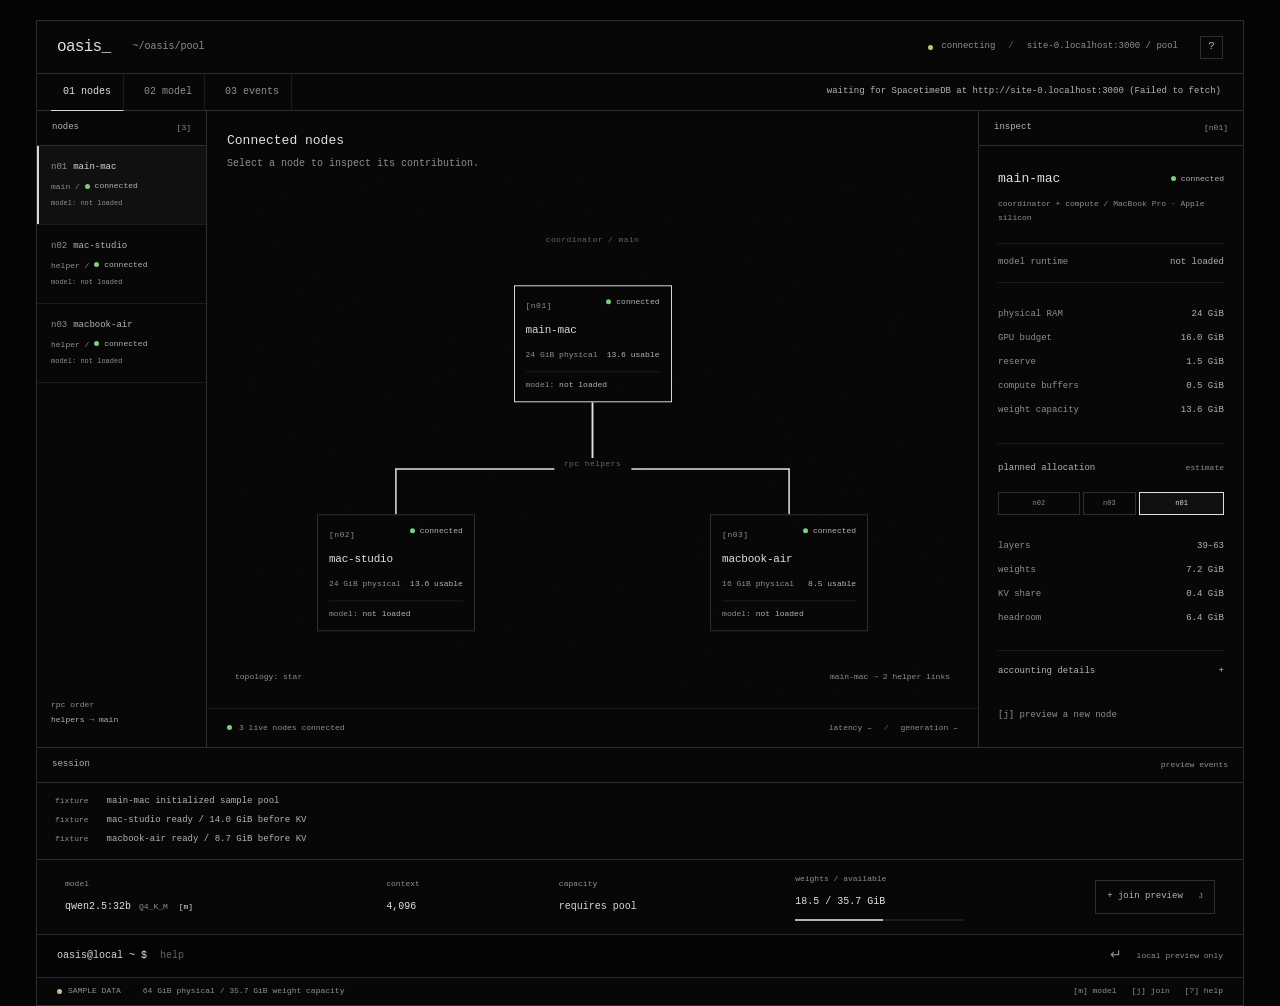
<file: web/oasis.html>
<!doctype html>
<!-- CONCEPT: The Oasis dashboard: Joseph's accepted multiplexer / Graphite / SF Mono design (design/oasis-preview,
         commit f10e8c6) on LIVE pool data. Polls SpacetimeDB (node, heartbeat, cluster_status, event) and main's
         llama-server every second; `ask <question>` streams an answer through the pool with TTFT and tok/s.
WHY: Aayo (Sun 12:00am): real data on the new frontend. Data access follows #32 (SpacetimeDB HTTP SQL, CORS open,
     anonymous reads). #33 rule: nothing on screen says FAILED.
DEPENDS ON: Open on any machine that can reach main: web/oasis.html?stdb=http://<main>:3000&llama=http://<main>:8080
            (defaults: this page's host, db `pool`). ?main_ram=16&main_gpu=11.8 when main (M3 Air .113) runs no agent.
            ?fixture=1 = the original fixture preview. ?ask=... asks one question on load.
AFFECTS: Display only; never calls a reducer. The capacity panel and join preview remain estimates/previews. -->
<html lang="en"><head><meta charset="utf-8"><meta name="viewport" content="width=device-width,initial-scale=1"><meta name="description" content="Oasis terminal dashboard. Multiplexer, Graphite and SF Mono with inspector-based model controls. Interactive design preview; fixture data only."><title>Oasis / nodes</title><style>
/* CONCEPT: Terminal layout alternatives, with exclusively OKLCH explicit colors.
WHY: Compare operational hierarchy before palette/type selection; no LUMA imitation.
DEPENDS ON: System monospace fonts and native controls. No remote assets.
AFFECTS: Responsive layout, selected-node inspector and phase-one choice controls. */
:root{color-scheme:dark;--bg:oklch(.105 0 0);--surface:oklch(.13 0 0);--raised:oklch(.165 0 0);--line:oklch(.29 0 0);--faint:oklch(.215 0 0);--ink:oklch(.89 0 0);--secondary:oklch(.74 0 0);--muted:oklch(.63 0 0);--dim:oklch(.48 0 0);--accent:oklch(.78 .105 160);--warning:oklch(.8 .11 85);--negative:oklch(.75 .12 30);--mono:"SFMono-Regular",Consolas,"Liberation Mono",Menlo,monospace}
*{box-sizing:border-box}body{margin:0;background:var(--bg);color:var(--ink);font:12px/1.55 var(--mono);-webkit-font-smoothing:antialiased}button,input,select{font:inherit}button,a,input,select{touch-action:manipulation}button{cursor:pointer;color:inherit;background:none;border:0}a{color:inherit;text-decoration:none}button:focus-visible,a:focus-visible,input:focus-visible,select:focus-visible,summary:focus-visible{outline:1px solid var(--accent);outline-offset:4px}button:disabled{opacity:.4;cursor:default}[hidden]{display:none!important}h1,h2,p{margin:0}h1,h2,strong{font-weight:400}button:hover{color:var(--accent)}.skip{position:fixed;top:-100px;left:15px;background:var(--ink);color:var(--bg);padding:10px;z-index:30}.skip:focus{top:10px}.terminal-shell{margin:28px auto 0;width:calc(100% - 72px);max-width:1530px;border:1px solid var(--line);background:var(--surface)}header{height:53px;display:flex;gap:22px;align-items:center;padding:0 20px;border-bottom:1px solid var(--line)}.wordmark{font-size:16px;letter-spacing:-.7px}.wordmark>span{color:var(--accent)}.path{color:var(--muted);font-size:10px}.environment{margin-left:auto;color:var(--muted);font-size:9px;display:flex;gap:8px;align-items:center}i{display:inline-block;width:5px;height:5px;background:var(--accent);border-radius:50%;flex:none}.environment i,footer i{background:var(--warning)}.environment>span{color:var(--dim);margin:0 5px}.help-button{color:var(--secondary);border:1px solid var(--line);width:23px;height:23px;font-size:11px}nav{height:37px;display:flex;align-items:stretch;border-bottom:1px solid var(--line);padding:0 14px;gap:8px}nav>button,nav>.active-tab{display:flex;align-items:center;font-size:10px;padding:0 12px;color:var(--muted);border-right:1px solid var(--faint)}nav>.active-tab{color:var(--ink);border-bottom:1px solid var(--accent);margin-bottom:-1px}nav>button:hover{color:var(--ink)}.spacer{flex:1}#session-count{font-size:9px;align-self:center;color:var(--secondary);padding-right:8px}.workspace{display:grid;grid-template-columns:1fr;position:relative}.node-stage{min-height:540px;position:relative;display:flex;flex-direction:column}.stage-heading{display:flex;justify-content:space-between;align-items:center;margin:25px 28px 0;gap:15px;position:relative;z-index:1}h1{font-size:13px}.stage-heading p{font-size:10px;color:var(--muted);margin-top:5px}.label{font-size:8px;color:var(--muted);text-transform:uppercase;letter-spacing:.7px}.topology{position:relative;width:100%;max-width:1000px;height:390px;margin:0 auto;flex:1;min-height:390px}.connections{position:absolute;inset:0;width:100%;height:100%;fill:none;stroke:var(--line);stroke-width:1;vector-effect:non-scaling-stroke}.extra-link{display:none}.has-extra .extra-link{display:block}.node{position:absolute;text-align:left;background:var(--surface);border:1px solid var(--line);width:204px;padding:12px 14px;transform:translate(-50%,-50%);color:var(--secondary);border-radius:0}.node:hover{border-color:var(--muted);color:var(--ink)}.node[aria-pressed="true"]{border-color:var(--accent)}.node[aria-pressed="true"] .node-name{color:var(--accent)}.node-main{top:33%;left:50%}.node-helper-1{top:77%;left:24.5%}.node-helper-2{top:77%;left:75.5%}.node-helper-3{top:89%;left:50%}.node-id{font-size:8px;letter-spacing:.5px;color:var(--muted)}.node-state{float:right;color:var(--accent);font-size:8px}.node-name{display:block;font-size:13px;color:var(--ink);margin:8px 0 10px;letter-spacing:-.2px}.node-bottom{display:flex;justify-content:space-between;font-size:9px;color:var(--muted)}.node-bottom strong{color:var(--secondary)}.node-marker{display:inline-block;width:4px;height:4px;background:var(--accent);vertical-align:middle;margin-right:5px}.map-label{position:absolute;left:50%;transform:translateX(-50%);font-size:8px;color:var(--dim);letter-spacing:.4px;pointer-events:none}.main-label{top:12%}.helper-label{top:55%;background:var(--surface);padding:0 10px}.map-origin,.map-direction{position:absolute;bottom:9px;font-size:8px;color:var(--muted)}.map-origin{left:28px}.map-direction{right:28px}.stage-status{display:flex;justify-content:space-between;gap:12px;padding:15px 28px;border-top:1px solid var(--faint);color:var(--muted);font-size:9px;margin-top:15px}.stage-status>span:first-child{display:flex;align-items:center;gap:7px}.stage-status b{font-weight:400;color:var(--secondary)}.stage-status em{font-style:normal;color:var(--dim);margin:0 7px}.stage-status small{margin-left:12px;color:var(--dim);font-size:8px}.model-dock{border-top:1px solid var(--line);display:grid;grid-template-columns:1.4fr .7fr 1fr 1.3fr auto;align-items:center;min-height:85px;gap:24px;padding:16px 28px;grid-column:1/-1}.dock-label{display:block;color:var(--muted);font-size:8px;margin-bottom:7px}.dock-model{text-align:left;padding:0}.dock-model strong{font-size:11px}.dock-model small{font-size:8px;color:var(--muted);margin-left:8px}.dock-model small>span{color:var(--accent);margin-left:6px}.model-dock strong{font-size:10px}.fit{color:var(--accent)}.budget-track{height:2px;background:var(--faint);margin-top:8px;max-width:170px}.budget-track>span{display:block;height:100%;width:52%;background:var(--secondary)}.action{border:1px solid var(--line);padding:9px 11px;font-size:9px;color:var(--secondary);white-space:nowrap}.action:hover{border-color:var(--accent);color:var(--accent)}kbd{font:8px var(--mono);color:var(--muted);margin-left:10px}.command-line{min-height:43px;display:flex;align-items:center;gap:9px;padding:9px 20px;border-top:1px solid var(--line);background:var(--bg)}.command-line label{font-size:10px;white-space:nowrap}.command-line label>span{color:var(--accent)}.command-line input{font:10px var(--mono);border:0;background:var(--bg);color:var(--ink);min-width:0;flex:1;padding:4px;outline-offset:0}.command-line input::placeholder{color:var(--dim)}.command-line button{font-size:14px;color:var(--muted)}#command-response{font-size:8px;color:var(--muted);max-width:40%;text-align:right}footer{display:flex;align-items:center;gap:22px;min-height:28px;padding:6px 20px;border-top:1px solid var(--line);font-size:8px;color:var(--muted)}footer>span:first-child{display:flex;gap:6px;align-items:center}.status-keys{margin-left:auto}.status-keys>span{margin:0 10px}.directory,.session-pane,.inspector{display:none}.pane-caption{min-height:35px;padding:10px 15px;border-bottom:1px solid var(--line);font-size:9px;color:var(--secondary);display:flex;gap:10px;align-items:center}.pane-caption>span{color:var(--muted);font-size:8px;margin-left:auto}.pane-caption button{color:var(--muted);font-size:14px;padding:0}.inspector{border-left:1px solid var(--line)}.inspector-content{padding:23px 19px}.inspect-heading{display:flex;justify-content:space-between;align-items:center;gap:10px}.inspector h2{font-size:13px}.state{font-size:8px;color:var(--accent);white-space:nowrap}.state i{width:4px;height:4px;margin-right:4px}.muted{font-size:8px;color:var(--muted);margin-top:8px;line-height:1.7}dl{margin:25px 0 0;display:grid;grid-template-columns:1fr auto;gap:10px 8px;font-size:9px}dt{color:var(--muted)}dd{margin:0;color:var(--secondary);text-align:right}.inspect-section{display:flex;justify-content:space-between;border-top:1px solid var(--faint);padding-top:18px;margin-top:25px;font-size:9px;color:var(--secondary)}.inspect-section>span{color:var(--muted);font-size:8px}.inspect-section+dl{margin-top:17px}details{font-size:9px;color:var(--muted);margin:25px 0 0;border-top:1px solid var(--faint);padding-top:14px}summary{display:flex;justify-content:space-between;cursor:pointer;list-style:none;color:var(--secondary)}summary::-webkit-details-marker{display:none}details[open] summary>span{transform:rotate(45deg)}details p{font-size:9px;line-height:1.8;margin-top:12px}.text-button{font-size:9px;color:var(--muted);padding:0;text-align:left}.text-button:hover{color:var(--ink)}.inspector .text-button{margin-top:30px}.monitor{display:none}.review-bar{display:flex;align-items:center;gap:35px;max-width:1530px;width:calc(100% - 72px);margin:24px auto 32px;position:relative}.phase-label{min-width:150px}.phase-label>span{display:block;font-size:8px;letter-spacing:1px;color:var(--muted);margin-bottom:5px}.phase-label strong{font-size:12px}.layout-options{display:flex;gap:6px;flex:1}.layout-options button{display:grid;grid-template-columns:19px 1fr;text-align:left;column-gap:8px;row-gap:4px;border:1px solid var(--line);padding:11px 13px;min-width:145px;background:var(--bg);color:var(--secondary)}.layout-options button>span{grid-row:1/3;align-self:center;font-size:11px;color:var(--muted)}.layout-options button>strong{font-size:10px}.layout-options button>small{font-size:8px;color:var(--muted)}.layout-options button.chosen{border-color:var(--accent);background:var(--surface)}.layout-options button.chosen>span{color:var(--accent)}.review-actions{display:flex;gap:22px;align-items:center;margin-left:auto}.choose{padding:10px 13px;background:var(--ink);color:var(--bg);font-size:10px;border:1px solid var(--ink);white-space:nowrap}.choose:hover{background:var(--accent);border-color:var(--accent);color:var(--bg)}.choose>span{margin-left:15px}#choice-feedback{position:absolute;left:0;right:0;top:calc(100% + 12px);font-size:10px;color:var(--accent);padding-bottom:22px}.selection-open .workspace{grid-template-columns:minmax(0,1fr) 285px}.selection-open .inspector{display:block}.selection-open .topology{max-width:900px}.selection-open .node{width:180px}.selection-open .stage-heading .label{display:none}
/* B: the node list is the primary object, in a process-monitor structure. */
body[data-layout="monitor"] .topology{display:none}body[data-layout="monitor"] .monitor{display:flex;flex-direction:column;margin:auto 28px;width:calc(100% - 56px);padding:45px 0;justify-content:center;flex:1}.monitor-command{font-size:13px;color:var(--ink);margin-bottom:27px}.monitor-command>span{color:var(--accent);margin-right:10px}.monitor-group{display:flex;justify-content:space-between;border-bottom:1px solid var(--line);padding-bottom:10px;font-size:9px;color:var(--muted)}.monitor-group>span:first-child{color:var(--secondary)}table{width:100%;border-collapse:collapse;text-align:left}th{color:var(--muted);font-size:8px;font-weight:400;padding:13px 8px;border-bottom:1px solid var(--faint);white-space:nowrap}td{font-size:10px;padding:16px 8px;border-bottom:1px solid var(--faint);color:var(--secondary);white-space:nowrap}th:first-child,td:first-child{padding-left:9px}th:nth-child(n+4),td:nth-child(n+4){text-align:right}td:last-child{padding-right:10px}tr.selected{background:var(--raised)}tr.selected td:first-child{box-shadow:inset 2px 0 var(--accent)}.table-node{padding:0;text-align:left;display:block;width:100%;color:var(--ink);font-size:10px}.table-node small{font-size:8px;color:var(--muted);margin-right:12px}.ready{color:var(--accent);font-size:9px}.table-budget{display:inline-block;width:45px;height:2px;background:var(--line);margin-left:10px;vertical-align:middle}.table-budget>span{display:block;background:var(--secondary);height:100%}.monitor-total{display:flex;justify-content:space-between;gap:15px;font-size:9px;margin-top:20px;color:var(--muted)}.monitor-total strong{margin-left:20px;color:var(--ink)}.monitor-hint{font-size:8px;color:var(--dim);margin-top:27px}.monitor-hint>span{margin-left:20px}.table-scroll{overflow:auto}
/* C: directory, topology and persistent inspector, like a multiplexer workspace. */
body[data-layout="multiplexer"] .workspace{grid-template-columns:170px minmax(0,1fr) 265px}body[data-layout="multiplexer"] .directory{display:flex;flex-direction:column;grid-column:1;border-right:1px solid var(--line)}body[data-layout="multiplexer"] .node-stage{grid-column:2;min-height:480px}body[data-layout="multiplexer"] .inspector{display:block;grid-column:3}body[data-layout="multiplexer"] .node{width:158px;padding:10px 11px}body[data-layout="multiplexer"] .node-name{font-size:11px}body[data-layout="multiplexer"] .node-bottom{font-size:8px}body[data-layout="multiplexer"] .stage-heading{margin:20px 20px 0}body[data-layout="multiplexer"] .stage-heading .label{display:none}body[data-layout="multiplexer"] .topology{min-height:330px;height:330px}body[data-layout="multiplexer"] .stage-status{padding:13px 20px;font-size:8px}body[data-layout="multiplexer"] .stage-status small{display:none}body[data-layout="multiplexer"] .session-pane{display:block;grid-column:1/-1;border-top:1px solid var(--line)}.events-open .session-pane{display:block;grid-column:1/-1;border-top:1px solid var(--line)}body[data-layout="multiplexer"] .model-dock{min-height:75px}.directory-node{display:flex;flex-direction:column;align-items:flex-start;gap:5px;padding:15px 14px;color:var(--secondary);width:100%;border-bottom:1px solid var(--faint);font-size:9px}.directory-node>small{color:var(--muted);font-size:8px}.directory-node[aria-pressed="true"]{background:var(--raised);box-shadow:inset 2px 0 var(--accent);color:var(--accent)}.directory-node>span>em{font-style:normal;color:var(--muted);margin-right:6px}.directory-foot{margin-top:auto;padding:20px 14px;font-size:8px;color:var(--muted);line-height:1.9}.directory-foot>strong{color:var(--secondary)}#event-log{padding:12px 18px;font-size:9px;color:var(--secondary);display:flex;flex-direction:column;gap:5px;max-height:112px;overflow:auto}.log-row{display:flex;gap:18px}.log-row time{color:var(--muted);font-size:8px;white-space:nowrap}.log-row>span{overflow-wrap:anywhere}
dialog{width:480px;max-width:calc(100% - 32px);max-height:calc(100% - 48px);background:var(--surface);color:var(--ink);border:1px solid var(--line);padding:0 24px 25px;border-radius:0;overflow:auto}dialog::backdrop{background:oklch(.03 0 0/.85)}.dialog-heading{display:flex;justify-content:space-between;align-items:center;gap:10px;border-bottom:1px solid var(--line);padding:17px 0;margin-bottom:19px}.dialog-heading h2{font-size:12px}.dialog-heading button{font-size:22px;color:var(--muted);padding:0 0 0 10px}.note{font-size:10px;color:var(--muted);line-height:1.8;margin:14px 0 20px}dialog label{display:block;font-size:9px;color:var(--muted);margin:19px 0 8px}dialog select,dialog input{border:1px solid var(--line);background:var(--bg);color:var(--ink);padding:10px;width:100%;font-size:10px;border-radius:0;min-height:38px}.dialog-action{display:block;width:100%;text-align:left;margin-top:25px}.fit-explanation{border-left:2px solid var(--accent);padding:10px 14px;margin-top:25px;font-size:10px;color:var(--secondary);line-height:1.8}.fit-explanation strong{display:block;color:var(--accent);font-size:11px;margin-bottom:8px}.fit-explanation.negative{border-color:var(--negative)}.fit-explanation.negative strong{color:var(--negative)}.help-list{margin:0;grid-template-columns:45px 1fr;gap:15px}.help-list dt{color:var(--accent)}.help-list dd{text-align:left}.help-list+p{margin-top:30px}pre{font:11px/1.9 var(--mono);color:var(--secondary);margin:0;padding:14px;background:var(--bg);border:1px solid var(--faint)}#research-dialog{width:620px}#research-dialog p,.research-list{font-size:11px;line-height:1.9;color:var(--secondary);margin:18px 0}.research-list{padding-left:18px}.research-list li{margin-bottom:17px}.research-list strong{color:var(--ink)}.research-list a{color:var(--accent);white-space:nowrap}.research-list a:hover{text-decoration:underline}#join-stages{list-style:none;padding:0;margin:20px 0;font-size:10px}#join-stages li{display:flex;gap:14px;padding:10px 0;border-bottom:1px solid var(--faint);color:var(--muted)}#join-stages .done{color:var(--secondary)}#join-stages .current{color:var(--accent)}#join-contribution{font-size:10px;color:var(--secondary);line-height:1.8}
@media(min-width:1600px){.terminal-shell{margin-top:45px}.node-stage{min-height:610px}.topology{min-height:450px}.review-bar{margin-top:30px}}
@media(max-width:1180px){.terminal-shell,.review-bar{width:calc(100% - 40px)}.model-dock{gap:18px;grid-template-columns:1.2fr .6fr 1fr 1.2fr}.model-dock>.action{display:none}.review-bar{gap:20px}.layout-options button{min-width:125px;padding:10px}.review-actions{gap:16px}.review-actions .text-button{display:none}.phase-label{min-width:130px}.selection-open .workspace{grid-template-columns:minmax(0,1fr) 250px}.selection-open .node{width:160px}.selection-open .node-bottom{font-size:8px}body[data-layout="multiplexer"] .workspace{grid-template-columns:140px minmax(0,1fr) 230px}body[data-layout="multiplexer"] .node{width:133px;padding:10px}body[data-layout="multiplexer"] .node-name{font-size:10px}body[data-layout="multiplexer"] .node-bottom{display:block;line-height:1.9}body[data-layout="multiplexer"] .stage-status{flex-wrap:wrap}.inspector-content{padding:20px 15px}.inspect-heading{align-items:flex-start;flex-direction:column;gap:7px}.path{font-size:9px}}
@media(max-width:900px){.terminal-shell,.review-bar{width:calc(100% - 28px)}.terminal-shell{margin-top:14px}.review-bar{flex-wrap:wrap;gap:17px}.phase-label{width:100%;display:flex;align-items:center;gap:15px}.phase-label>span{margin:0}.layout-options{flex:1;gap:5px}.layout-options button{min-width:115px;flex:1;padding:10px}.choose{padding:11px}.review-actions{margin-left:0}.node{width:180px}.selection-open .workspace{grid-template-columns:minmax(0,1fr) 220px}.selection-open .node{width:140px}.selection-open .node-name{font-size:11px}.selection-open .node-bottom{display:block;font-size:8px;line-height:1.8}.selection-open .stage-status{flex-direction:column;font-size:8px}.selection-open .stage-heading p{font-size:8px}.selection-open .stage-heading{margin:20px 18px 0}.map-direction,.map-origin,.label{font-size:7px}.model-dock{padding:17px 20px;gap:15px}.dock-budget strong{font-size:9px}footer{font-size:7px;gap:15px}#command-response{font-size:7px}body[data-layout="multiplexer"] .workspace{grid-template-columns:120px minmax(0,1fr)}body[data-layout="multiplexer"] .inspector{grid-column:1/-1;border-left:0;border-top:1px solid var(--line)}body[data-layout="multiplexer"] .inspector-content{display:grid;grid-template-columns:1fr 1fr 1fr;column-gap:25px;padding:20px}body[data-layout="multiplexer"] .inspect-heading{grid-column:1}body[data-layout="multiplexer"] #inspect-hardware{grid-column:1}body[data-layout="multiplexer"] #inspect-memory{grid-column:2;grid-row:1/4;margin:0}body[data-layout="multiplexer"] .inspect-section{display:none}body[data-layout="multiplexer"] #inspect-allocation{grid-column:3;grid-row:1/4;margin:0}body[data-layout="multiplexer"] .inspector details{grid-column:1/-1;margin-top:20px}body[data-layout="multiplexer"] .inspector .text-button{display:none}body[data-layout="multiplexer"] .node{width:155px}body[data-layout="multiplexer"] .node-bottom{display:flex}body[data-layout="multiplexer"] .node-name{font-size:11px}.directory-node{font-size:8px;padding:15px 10px}.directory-node>small{font-size:7px}.pane-caption{padding:10px;font-size:8px}}
@media(max-width:650px){header{padding:0 13px;height:48px;gap:15px}.path{font-size:8px}.environment{font-size:7px;max-width:145px;flex-wrap:wrap;gap:4px;justify-content:flex-end}.environment>span{display:none}.environment i{height:4px;width:4px}.help-button{width:22px;height:22px}nav{padding:0 7px;gap:0}nav>button,nav>.active-tab{font-size:9px;padding:0 10px}#session-count{font-size:7px;padding-right:2px}.stage-heading{margin:22px 16px 0}.stage-heading p{font-size:8px}.stage-heading .label{display:none}.node-stage{min-height:510px}.topology{min-height:355px;height:355px}.node{width:142px;padding:10px}.node-name{font-size:11px;margin:7px 0}.node-id,.node-state{font-size:7px}.node-bottom{font-size:7px}.map-label{font-size:7px}.node-helper-1{left:25%}.node-helper-2{left:75%}.map-origin{left:16px;font-size:6px}.map-direction{right:16px;font-size:6px}.stage-status{padding:13px 16px;flex-direction:column;gap:8px;font-size:8px}.stage-status small{font-size:7px}.model-dock{grid-template-columns:1.2fr 1fr;gap:20px;padding:17px 16px}.dock-model strong{font-size:10px}.dock-model small{font-size:7px;margin-left:5px}.dock-label{font-size:7px}.model-dock>div:nth-child(2){justify-self:end;text-align:right}.dock-fit strong{font-size:9px}.dock-budget{text-align:right}.budget-track{margin-left:auto}.command-line{padding:10px 13px;gap:5px;flex-wrap:wrap}.command-line label,.command-line input{font-size:9px}#command-response{display:none}footer{padding:7px 13px;font-size:6px;gap:10px;flex-wrap:wrap}.status-keys{display:none}.review-bar{gap:12px;margin-top:20px;align-items:stretch}.layout-options{width:100%;flex:none;gap:5px}.layout-options button{min-width:0;flex:1;padding:10px 8px;grid-template-columns:13px 1fr;gap:4px}.layout-options button>strong{font-size:8px}.layout-options button>small{font-size:6px}.layout-options button>span{font-size:9px}.phase-label>strong{font-size:11px}.review-actions{margin-left:auto}.review-actions .text-button{display:block;font-size:8px}.choose{font-size:9px;padding:9px 12px}#choice-feedback{font-size:9px;line-height:1.8}.selection-open .workspace{grid-template-columns:1fr}.selection-open .inspector{grid-column:1/-1;border-left:0;border-top:1px solid var(--line)}.selection-open .node{width:142px}.selection-open .node-bottom{display:flex;font-size:7px}.selection-open .node-stage{min-height:510px}.selection-open .stage-heading p{font-size:8px}.selection-open .inspector-content{padding:18px}.selection-open .inspect-heading{flex-direction:row}.selection-open .inspector dl{font-size:10px}.selection-open .inspector .text-button{margin-top:20px}body[data-layout="monitor"] .monitor{margin:0 16px;width:calc(100% - 32px);padding:40px 0}table{min-width:600px}th{font-size:7px}td{font-size:9px}.monitor-command{font-size:11px}.monitor-group{font-size:7px}.monitor-total{font-size:8px;flex-direction:column;gap:8px}.monitor-hint{font-size:7px}body[data-layout="multiplexer"] .workspace{grid-template-columns:1fr}body[data-layout="multiplexer"] .directory{display:none}body[data-layout="multiplexer"] .node-stage{grid-column:1;min-height:490px}body[data-layout="multiplexer"] .node{width:142px}body[data-layout="multiplexer"] .inspector-content{display:block}body[data-layout="multiplexer"] #inspect-memory,body[data-layout="multiplexer"] #inspect-allocation{margin:20px 0}body[data-layout="multiplexer"] .inspect-section{display:flex}.log-row{gap:10px;font-size:8px}.log-row time{font-size:7px}}
@media(prefers-reduced-motion:reduce){*{scroll-behavior:auto!important}}
/* Layer segments express actual fixture layer counts; no decorative graphing. */
.allocation-strip{display:flex;gap:3px;margin-top:16px;grid-column:3}.allocation-strip button{border:1px solid var(--line);padding:5px 2px;font-size:7px;min-width:0;color:var(--muted)}.allocation-strip button[aria-pressed="true"]{border-color:var(--accent);color:var(--accent)}.has-extra .topology{min-height:480px}.has-extra .node-helper-1,.has-extra .node-helper-2{top:63%}.has-extra .node-helper-3{top:86%}@media(min-width:651px) and (max-width:900px){body[data-layout="multiplexer"] .allocation-strip{grid-column:1/-1;margin-top:18px}}@media(min-width:901px) and (max-height:900px){.terminal-shell{margin-top:20px}.node-stage{min-height:430px}.topology{min-height:300px;height:300px}.review-bar{margin-top:18px}.stage-heading{margin-top:20px}.model-dock{min-height:76px;padding-top:13px;padding-bottom:13px}}
body[data-layout="multiplexer"] #inspect-close{display:none}.has-extra[data-layout="multiplexer"] .topology{min-height:480px;height:480px}
/* CONCEPT: Independent palette/type alternatives inside fixed layout C.
   WHY: Joseph selected layout C; this phase must not silently select its visual treatment.
   DEPENDS ON: OKLCH custom properties and installed macOS monospace fonts.
   AFFECTS: Palette/type only. Node structure and behavior remain constant. */
body[data-palette="graphite"]{--bg:oklch(.105 0 0);--surface:oklch(.13 0 0);--raised:oklch(.175 0 0);--line:oklch(.3 0 0);--faint:oklch(.22 0 0);--ink:oklch(.91 0 0);--secondary:oklch(.77 0 0);--muted:oklch(.65 0 0);--dim:oklch(.5 0 0);--accent:oklch(.88 0 0);--warning:oklch(.8 .07 85);--negative:oklch(.75 .1 30)}
body[data-palette="phosphor"]{--bg:oklch(.105 .006 155);--surface:oklch(.135 .008 155);--raised:oklch(.18 .012 155);--line:oklch(.3 .018 155);--faint:oklch(.22 .01 155);--ink:oklch(.9 .012 155);--secondary:oklch(.77 .018 155);--muted:oklch(.65 .018 155);--dim:oklch(.5 .018 155);--accent:oklch(.79 .105 155);--warning:oklch(.81 .1 85);--negative:oklch(.75 .1 30)}
body[data-palette="amber"]{--bg:oklch(.105 .006 75);--surface:oklch(.135 .008 75);--raised:oklch(.18 .012 75);--line:oklch(.3 .018 75);--faint:oklch(.22 .01 75);--ink:oklch(.91 .018 80);--secondary:oklch(.78 .025 80);--muted:oklch(.66 .025 80);--dim:oklch(.51 .025 80);--accent:oklch(.81 .105 80);--warning:oklch(.83 .08 65);--negative:oklch(.75 .1 30)}
body[data-type="system"]{--mono:"SFMono-Regular","SF Mono",Consolas,"Liberation Mono",monospace}
body[data-type="menlo"]{--mono:Menlo,Consolas,"Liberation Mono",monospace}
body[data-type="monaco"]{--mono:Monaco,Menlo,Consolas,monospace}
.phase-two{gap:32px;align-items:center}.phase-two .phase-label{min-width:180px}.phase-two .phase-label>span{font-size:7px;letter-spacing:.5px}.phase-label em{font-style:normal;color:var(--dim);margin:0 4px}.phase-label>small{display:block;font-size:8px;color:var(--muted);margin-top:7px}.visual-options{display:flex;flex-direction:column;gap:10px}.option-row{display:flex;gap:15px;align-items:center}.option-label{width:48px;font-size:8px;color:var(--muted)}.palette-options,.type-options{display:flex;gap:5px}.palette-options button,.type-options button{display:flex;align-items:center;gap:8px;border:1px solid var(--line);min-width:120px;padding:9px 10px;font-size:9px;color:var(--secondary);text-align:left}.palette-options button.chosen,.type-options button.chosen{background:var(--raised);border-color:var(--accent);color:var(--ink)}.palette-swatch{display:block;width:9px;height:9px;border:1px solid var(--muted)}.graphite-swatch{background:oklch(.88 0 0)}.phosphor-swatch{background:oklch(.79 .105 155)}.amber-swatch{background:oklch(.81 .105 80)}.type-options button>span{margin-left:5px;color:var(--ink)}.type-options button[data-type-choice="system"]{font-family:"SFMono-Regular",Consolas,monospace}.type-options button[data-type-choice="menlo"]{font-family:Menlo,Consolas,monospace}.type-options button[data-type-choice="monaco"]{font-family:Monaco,Menlo,monospace}
@media(max-width:1180px){.phase-two{gap:20px}.phase-two .phase-label{min-width:150px}.palette-options button,.type-options button{min-width:110px;font-size:8px}.phase-two .review-actions .text-button{display:none}}
@media(max-width:900px){.phase-two .phase-label{display:block;width:100%}.phase-two .phase-label>span{margin-bottom:6px}.phase-two .review-actions{margin-left:auto}.palette-options button,.type-options button{min-width:115px}}
@media(max-width:650px){.phase-two .visual-options{width:100%;gap:8px}.phase-two .option-row{display:block}.option-label{display:block;margin-bottom:7px}.palette-options,.type-options{width:100%}.palette-options button,.type-options button{min-width:0;flex:1;padding:9px 7px;gap:6px;font-size:8px}.type-options button>span{margin-left:2px}.phase-two .review-actions .text-button{display:block}}
/* CONCEPT: Compare three hosts for one shared model-controls subtree.
   WHY: Keep accepted layout C and Graphite/SF Mono constant while choosing behavior.
   DEPENDS ON: The same select elements and estimate state move between hosts.
   AFFECTS: Model controls only; connected nodes remain the initial view. */
#model-controls{min-width:0}#model-controls label{display:block;font-size:9px;color:var(--muted);margin:19px 0 8px}#model-controls select{border:1px solid var(--line);background:var(--bg);color:var(--ink);padding:10px;width:100%;max-width:100%;font-size:10px;border-radius:0;min-height:38px}.inline-model-panel{grid-column:1/-1;border-top:1px solid var(--line);padding:0 28px 24px}.inline-model-panel #model-controls{display:grid;grid-template-columns:1fr 1fr;gap:0 24px}.inline-model-panel .dialog-heading,.inline-model-panel .note,.inline-model-panel .fit-explanation,.inline-model-panel details,.inline-model-panel .dialog-action{grid-column:1/-1}.inline-model-panel .note{margin:0}.inline-model-panel .fit-explanation{margin-top:20px}.model-in-inspector .inspector>.pane-caption{display:none}#inspector-model-panel{padding:0 18px 20px}#inspector-model-panel .note{font-size:8px}#inspector-model-panel .dialog-heading h2{font-size:11px}#inspector-model-panel select{font-size:9px}#inspector-model-panel .fit-explanation{font-size:9px;margin-top:20px;padding:8px 10px}#inspector-model-panel .fit-explanation strong{font-size:10px}.phase-three .phase-label{min-width:200px}.phase-three .phase-label>span{font-size:7px;letter-spacing:.5px}.phase-three .layout-options button{min-width:125px}
@media(max-width:1180px){.phase-three{gap:20px}.phase-three .phase-label{min-width:170px}.phase-three .phase-label strong{font-size:10px}.phase-three .layout-options button{min-width:110px}}
@media(max-width:900px){.phase-three .phase-label{width:100%;display:block}.phase-three .phase-label>span{margin-bottom:6px}.phase-three .phase-label strong{font-size:12px}.phase-three .review-actions{margin-left:auto}}
@media(max-width:650px){.phase-three .layout-options button{min-width:0}.phase-three .phase-label strong{font-size:11px}.inline-model-panel{padding:0 16px 20px}.inline-model-panel #model-controls{display:block}#inspector-model-panel{padding:0 18px 20px}}
/* CONCEPT: Explicit connection status uses a semantic green dot plus text.
   WHY: Connection state must remain distinct from selection and readiness.
   DEPENDS ON: Node connection value; preview fixtures explicitly mark connected.
   AFFECTS: Topology, directory, inspector, table and connected-node summary. */
:root{--connected:oklch(.78 .14 145)}.connection-status{display:inline-flex;align-items:center;gap:5px;color:var(--secondary);font-size:8px;white-space:nowrap}.connection-dot{display:inline-block;width:5px;height:5px;border-radius:50%;background:var(--muted);flex:none;margin:0}.connection-status[data-connection="connected"] .connection-dot,[data-connection="connected"]>.connection-dot{background:var(--connected)}.connection-status[data-connection="connecting"] .connection-dot{background:var(--warning)}.connection-status.node-state{float:right;color:var(--secondary)}.directory-node .connection-status{font-size:8px}.state .connection-status .connection-dot{margin:0;width:5px;height:5px}
/* CONCEPT: Keep connection and model readiness separate, then trace selection.
   WHY: User selected status separation and node/link/layer highlighting.
   DEPENDS ON: Explicit runtime labels and per-helper SVG paths.
   AFFECTS: Preview clarity only; no runtime measurement or animation implied. */
.node-model-status{display:block;margin-top:9px;padding-top:7px;border-top:1px solid var(--faint);font-size:8px;color:var(--muted)}.node-model-status strong{font-weight:400;color:var(--secondary)}.node-model-status[data-model-state="loading"] strong{color:var(--warning)}.node-model-status[data-model-state="serving"] strong{color:var(--ink)}.directory-node .directory-model{font-size:7px;color:var(--muted)}.inspect-model-runtime{display:grid;grid-template-columns:1fr auto;gap:7px;margin-top:19px;padding:12px 0;border-top:1px solid var(--faint);border-bottom:1px solid var(--faint);font-size:9px;color:var(--muted)}.inspect-model-runtime strong{font-size:9px;color:var(--secondary)}.inspect-model-runtime[data-model-state="loading"] strong{color:var(--warning)}.inspect-model-runtime small{grid-column:1/-1;font-size:8px;color:var(--muted)}.connections .topology-link{stroke:var(--line);stroke-width:1}.connections .topology-link[data-selected="true"]{stroke:var(--ink);stroke-width:1.5}.allocation-strip button[aria-pressed="true"]{background:var(--raised);border-color:var(--ink);color:var(--ink)}.runtime-cell{font-size:9px}
@media(min-width:651px) and (max-width:900px){body[data-layout="multiplexer"] .inspect-model-runtime{grid-column:1;grid-row:3;margin-top:12px}body[data-layout="multiplexer"] #inspect-memory{grid-row:1/4}body[data-layout="multiplexer"] #inspect-allocation{grid-row:1/4}}

.flow-canvas{position:absolute;inset:0;width:100%;height:100%;pointer-events:none;z-index:4}
</style></head>
<body data-layout="multiplexer" data-palette="graphite" data-type="system" data-model-behavior="inspector"><a href="#workspace" class="skip">Skip to connected nodes</a>
<div class="terminal-shell">
<header><a class="wordmark" href="#workspace">oasis<span>_</span></a><span class="path">~/cluster/local</span><span class="environment"><i></i> fixture session <span>/</span> no cluster connected</span><button id="help-open" aria-label="Keyboard help" class="help-button">?</button></header>
<nav aria-label="Workspace"><span class="active-tab">01 nodes</span><button id="model-tab" aria-controls="model-controls" aria-expanded="false">02 model</button><button id="events-tab">03 events</button><span class="spacer"></span><span id="session-count">3 connected / 3 nodes</span></nav>
<main id="workspace" class="workspace">
<aside class="directory"><div class="pane-caption">nodes <span id="directory-count">[3]</span></div><div id="directory"></div><p class="directory-foot">rpc order<br><strong>helpers → main</strong></p></aside>
<section class="node-stage" aria-labelledby="nodes-title"><div class="stage-heading"><div><h1 id="nodes-title">Connected nodes</h1><p>Select a node to inspect its contribution.</p></div><span class="label">illustrative topology</span></div>
<div class="topology"><svg id="topology-links" class="connections" viewBox="0 0 1000 500" preserveAspectRatio="none" aria-hidden="true"></svg><span class="map-label main-label">coordinator / main</span><span class="map-label helper-label">rpc helpers</span><div id="map-nodes"></div><span class="map-origin">topology: star</span><span id="selection-trace" class="map-direction" aria-live="polite">main-mac → 2 helper links</span></div>
<div class="monitor"><div class="monitor-command"><span>$</span> oasis nodes --connected</div><div class="monitor-group"><span id="monitor-count">3 nodes</span><span>local pool / sample inputs</span></div><div class="table-scroll"><table><thead><tr><th>NODE</th><th>ROLE</th><th>CONNECTION</th><th>MODEL</th><th>RAM</th><th>GPU CAP</th><th>WEIGHT BUDGET</th></tr></thead><tbody id="node-table"></tbody></table></div><div class="monitor-total"><span>pool weight budget <strong id="monitor-budget">35.7 GiB</strong></span><span>after reserves, buffers and KV</span></div><p class="monitor-hint">↑ ↓ select node <span>Enter inspect</span></p></div>
<div class="stage-status"><span id="nodes-status" data-connection="connected"><i class="connection-dot" aria-hidden="true"></i> 3 preview nodes connected</span><span>latency <b id="live-ttft">–</b> <em>/</em> generation <b id="live-tps">–</b> <small id="live-speed-note">not measured</small></span></div></section>
<aside class="inspector" id="right-inspector" aria-labelledby="inspect-title"><div class="pane-caption">inspect <span id="inspect-id">[n01]</span></div><div class="inspector-content" id="node-inspector"><div class="inspect-heading"><h2 id="inspect-title">main-mac</h2><span class="state" id="inspect-connection"><span class="connection-status" data-connection="connected"><i class="connection-dot" aria-hidden="true"></i>connected</span></span></div><p id="inspect-hardware" class="muted"></p><div id="inspect-model-runtime" class="inspect-model-runtime"><span>model runtime</span><strong id="inspect-model-status">not loaded</strong><small id="inspect-loaded-model" hidden></small></div><dl id="inspect-memory"></dl><div class="inspect-section">planned allocation <span>estimate</span></div><div id="allocation-strip" class="allocation-strip" aria-label="Illustrative layer assignment in RPC device order"></div><dl id="inspect-allocation"></dl><details><summary>accounting details <span>+</span></summary><p id="inspect-explanation"></p><p>Equal-sized fixture layers. This is not a measured runtime placement.</p></details><button class="text-button" id="inspect-join">[j] preview a new node</button></div><div id="inspector-model-panel" hidden><div id="model-controls"><div class="dialog-heading"><h2 id="model-title">model / capacity</h2><button id="model-close" aria-label="Close model controls">×</button></div><p class="note">Fixture metadata. Context changes update the estimate.</p><div class="model-field"><label for="model-select">model</label><select id="model-select"><option value="qwen32">qwen2.5:32b / Q4_K_M / 18.5 GiB</option><option value="qwen14">qwen2.5:14b / Q4_K_M / 8.9 GiB</option><option value="qwen72">qwen2.5:72b / Q4_K_M / 44.3 GiB</option></select></div><div class="model-field"><label for="context-select">context / tokens</label><select id="context-select"><option value="2048">2,048</option><option value="4096" selected>4,096</option><option value="8192">8,192</option><option value="16384">16,384</option><option value="32768">32,768</option></select></div><div id="fit-explanation" class="fit-explanation" aria-live="polite"></div><details><summary>calculation <span>+</span></summary><p id="fit-calculation"></p><p>Aggregate capacity does not guarantee successful placement or loading.</p></details><button id="model-done" class="action dialog-action">return to nodes ↵</button></div></div></aside>
<section class="session-pane"><div class="pane-caption">session <span>preview events</span></div><div id="event-log" role="log" aria-live="polite"></div></section>
<section class="model-dock" aria-label="Model and capacity"><button id="model-open" class="dock-model" aria-controls="model-controls" aria-expanded="false"><span class="dock-label">model</span><strong id="dock-model">qwen2.5:32b</strong><small>Q4_K_M <span>[m]</span></small></button><div><span class="dock-label">context</span><strong id="dock-context">4,096</strong></div><div><span class="dock-label">capacity</span><strong id="dock-fit" class="fit">requires pool</strong></div><div class="dock-budget"><span class="dock-label">weights / available</span><strong id="dock-budget">18.5 / 35.7 GiB</strong><div class="budget-track"><span id="budget-fill"></span></div></div><button id="join-open" class="action">+ join preview <kbd>J</kbd></button></section>
</main>
<form id="command-form" class="command-line"><label for="command"><span>oasis@local</span> ~ $</label><input id="command" aria-label="Preview command. Type help for supported commands." placeholder="help" autocomplete="off" spellcheck="false"><button aria-label="Run preview command" type="submit">↵</button><span id="command-response" role="status">local preview only</span></form>
<footer><span><i></i> SAMPLE DATA</span><span id="status-memory">64 GiB physical / 35.7 GiB weight capacity</span><span class="status-keys">[m] model <span>[j] join</span> [?] help</span></footer>
</div>




<dialog id="join-dialog" aria-labelledby="join-title"><div class="dialog-heading"><h2 id="join-title">join / preview</h2><button data-close="join-dialog" aria-label="Close joining preview">×</button></div><p class="note">No device discovery or runtime is connected.</p><form id="join-form"><label for="join-name">node name</label><input id="join-name" value="macbook-pro" required maxlength="30" pattern=".*\S.*"><label for="join-memory">memory configuration</label><select id="join-memory"><option value="24">24 GiB physical / 16 GiB GPU cap</option><option value="16">16 GiB physical / 10.7 GiB GPU cap</option></select><button type="submit" class="action dialog-action">discover sample node ↵</button></form><div id="join-progress" hidden><p id="join-contribution"></p><ol id="join-stages"></ol><button id="join-next" class="action dialog-action">check compatibility →</button></div></dialog>

<dialog id="help-dialog" aria-labelledby="help-title"><div class="dialog-heading"><h2 id="help-title">keyboard / commands</h2><button data-close="help-dialog" aria-label="Close keyboard help">×</button></div><dl class="help-list"><dt>↑ ↓</dt><dd>select connected node</dd><dt>m</dt><dd>model and context controls</dd><dt>j</dt><dd>joining preview</dd><dt>?</dt><dd>keyboard help</dd><dt>Esc</dt><dd>close a dialog</dd></dl><p class="note">The prompt supports these local preview actions:</p><pre>help
nodes
inspect n01
model qwen32
context 8192
join</pre><p class="note">No commands execute on a real machine.</p><button id="research-open" class="text-button">design decisions and research ↗</button></dialog>

<dialog id="research-dialog" aria-labelledby="research-title"><div class="dialog-heading"><h2 id="research-title">design / rationale</h2><button data-close="research-dialog" aria-label="Close research notes">×</button></div><p>The first question is “which nodes are connected?” The first screen answers it. Model controls, joining and logs stay available without competing with that view.</p><ul class="research-list"><li><strong>Task-first hierarchy.</strong> Remove competing information; disclose secondary details when needed. <a href="https://www.nngroup.com/articles/aesthetic-minimalist-design/" target="_blank" rel="noreferrer">NN/g ↗</a></li><li><strong>Aligned, compact data.</strong> Keep numeric columns aligned and give selected rows a separate detail view. <a href="https://www.carbondesignsystem.com/building-blocks/core/components/data-table/guidelines" target="_blank" rel="noreferrer">Carbon ↗</a></li><li><strong>Useful terminal conventions.</strong> Concise feedback and discoverable help. Keyboard commands supplement buttons. This web layout is not a literal CLI. <a href="https://clig.dev/" target="_blank" rel="noreferrer">CLI Guidelines ↗</a></li><li><strong>One color model.</strong> All explicit colors use OKLCH. Color-space choice does not automatically ensure contrast. <a href="https://developer.mozilla.org/en-US/docs/Web/CSS/Reference/Values/color_value/oklch" target="_blank" rel="noreferrer">MDN ↗</a></li></ul><p>Project constraints: no marketing headline, decorative chart, glass, glow, scanlines, typewriter effects, copied LUMA identity or invented live performance. These are choices for this tool, not a universal formula for avoiding generic design.</p><p class="note">Selected by Joseph: layout C (Multiplexer), Graphite, SF Mono and model controls in the inspector. Connected nodes remain the opening view. Selecting a node returns to its details. This clean preview has no design-choice controls. Live integration is still pending.</p></dialog>
<script>
const params = new URLSearchParams(location.search);
const DEMO = params.has('demo');
const LIVE = !params.has('fixture') && !DEMO;
// CONCEPT: Small, deterministic design-fixture engine, independent of the DOM.
// WHY: Keep the first design fast and internally consistent without fabricating live telemetry.
// DEPENDS ON: Illustrative GiB inputs; follows WP-5's budget concepts, not a production planner.
// AFFECTS: Summary, model comparison, context changes and illustrative equal-layer placement.
const colors = ['oklch(0.82 0 0)', 'oklch(0.68 0 0)', 'oklch(0.54 0 0)', 'oklch(0.76 0 0)', 'oklch(0.61 0 0)', 'oklch(0.47 0 0)'];
const models = {
  qwen32: { name: 'Qwen2.5 32B', quant: 'Q4_K_M', layers: 64, weights: 18.5, kvPerToken: 262144 / 1073741824 },
  qwen14: { name: 'Qwen2.5 14B', quant: 'Q4_K_M', layers: 48, weights: 8.9, kvPerToken: 196608 / 1073741824 },
  qwen72: { name: 'Qwen2.5 72B', quant: 'Q4_K_M', layers: 80, weights: 44.3, kvPerToken: 327680 / 1073741824 },
};
function initialNodes() {
  return [
    { id: 'main', connection: 'connected', modelState: 'not_loaded', loadedModel: null, name: 'Main Mac', hardware: 'MacBook Pro · Apple silicon', ram: 24, gpu: 16, reserve: 1.5, compute: 0.5, color: colors[0], main: true },
    { id: 'studio', connection: 'connected', modelState: 'not_loaded', loadedModel: null, name: 'Mac Studio', hardware: 'Apple silicon · Helper 01', ram: 24, gpu: 16, reserve: 1.5, compute: 0.5, color: colors[1], main: false },
    { id: 'air', connection: 'connected', modelState: 'not_loaded', loadedModel: null, name: 'MacBook Air', hardware: 'Apple silicon · Helper 02', ram: 16, gpu: 10.7, reserve: 1.5, compute: 0.5, color: colors[2], main: false },
  ];
}
// CONCEPT: Connection and model runtime are separate observations.
// WHY: A reachable node is not evidence of loaded weights or active inference.
// DEPENDS ON: Explicit fixture state now; a live adapter must populate both later.
// AFFECTS: Runtime labels must not change just because a capacity model is selected.
function modelRuntime(node) {
  const labels = { not_loaded: 'not loaded', loading: 'loading', serving: 'serving' };
  const state = Object.hasOwn(labels, node.modelState) ? node.modelState : 'unknown';
  return { state, label: labels[state] || 'unknown', model: state === 'loading' || state === 'serving' ? node.loadedModel || null : null };
}

// CONCEPT: Independent star routes so one selected node can highlight its own link.
// WHY: A single combined path cannot distinguish helper links visually.
// DEPENDS ON: Fixed four-node prototype geometry; main owns all helper links.
// AFFECTS: Highlight selection only; these routes are not network measurements.
function topologyLinks(nodes, selectedId) {
  const main = nodes.find(node => node.main);
  if (!main) return [];
  const helpers = nodes.filter(node => !node.main);
  const branch = helpers.length > 2 ? 250 : 285;
  const positions = helpers.length > 2 ? [[245, 315], [755, 315], [500, 430]] : [[245, 385], [755, 385]];
  return helpers.slice(0, positions.length).map((node, index) => {
    const [x, y] = positions[index];
    return { from: main.id, to: node.id, path: `M500 165V${branch}H${x}V${y}`, selected: selectedId === main.id || selectedId === node.id };
  });
}
function baseBudget(node) { return Math.max(0, Math.min(node.ram, node.gpu) - node.reserve - node.compute); }
function calculate(nodes, model, context) {
  const kv = model.kvPerToken * context;
  const base = nodes.reduce((total, node) => total + baseBudget(node), 0);
  const available = Math.max(0, base - kv);
  const largest = Math.max(0, ...nodes.map(node => baseBudget(node) - kv));
  const status = model.weights + kv > base ? 'exceeds' : model.weights <= largest ? 'individual' : 'pool';
  const ordered = [...nodes.filter(node => !node.main), ...nodes.filter(node => node.main)];
  let start = 0;
  const allocations = ordered.map((node, index) => {
    const remaining = model.layers - start;
    const count = index === ordered.length - 1 ? remaining : Math.min(remaining, Math.floor(model.layers * baseBudget(node) / (base || 1)));
    const weights = model.weights * count / model.layers;
    const cache = kv * count / model.layers;
    const allocation = { node, start, end: start + count - 1, count, weights, kv: cache, headroom: baseBudget(node) - weights - cache };
    start += count;
    return allocation;
  });
  return { kv, base, available, largest, status, allocations, ratio: largest ? model.weights / largest : null, ram: nodes.reduce((total, node) => total + node.ram, 0) };
}

// CONCEPT: Accepted terminal design: nodes first, with model controls in the inspector.
// WHY: Let Joseph choose hierarchy before styling later phases; keep fixtures explicit.
// DEPENDS ON: engine.js sample budgets and the terminal DOM. No live services.
// AFFECTS: Local preview only. Commands never execute on actual machines.

const $ = id => document.getElementById(id);
const nodes = initialNodes();
const names = { main: 'main-mac', studio: 'mac-studio', air: 'macbook-air' };
const fixtureNames = { qwen32: 'qwen2.5:32b', qwen14: 'qwen2.5:14b', qwen72: 'qwen2.5:72b' };
const modelBehavior = 'inspector';
let modelKey = 'qwen32';
let context = 4096;
let selected = 'main';
const layout = 'multiplexer';
let pending = null;
let snapshot;
let events = [
  ['fixture', 'main-mac initialized sample pool'],
  ['fixture', 'mac-studio ready / 14.0 GiB before KV'],
  ['fixture', 'macbook-air ready / 8.7 GiB before KV'],
];
const gib = n => n.toFixed(1);
const idFor = node => `n${String(nodes.indexOf(node) + 1).padStart(2, '0')}`;
const nameFor = node => names[node.id] || node.name;
const stages = ['Discovered', 'Checking compatibility', 'Ready', 'Loading model', 'Serving'];
function element(tag, cls, text) {
  const e = document.createElement(tag);
  if (cls) e.className = cls;
  if (text !== undefined) e.textContent = text;
  return e;
}
// Connection identity is independent of the Graphite selection accent.
// Unknown state stays neutral; only explicit connected state gets a green dot.
function connectionBadge(node, extraClass = '') {
  const state = ['connected', 'connecting', 'disconnected'].includes(node.connection) ? node.connection : 'unknown';
  const badge = element('span', `connection-status ${extraClass}`.trim());
  badge.dataset.connection = state;
  const dot = element('i', 'connection-dot');
  dot.setAttribute('aria-hidden', 'true');
  badge.append(dot, document.createTextNode(state));
  return badge;
}
function respond(text, error = false) {
  $('command-response').textContent = text;
  $('command-response').style.color = error ? 'var(--warning)' : 'var(--muted)';
}
function addEvent(text) {
  events.push(['preview', text]);
  events = events.slice(-5);
  renderEvents();
}
function renderEvents() {
  $('event-log').replaceChildren(...events.map(([time, text]) => {
    const row = element('div', 'log-row');
    row.append(element('time', '', time), element('span', '', text));
    return row;
  }));
}
function render() {
  const model = models[modelKey];
  snapshot = calculate(nodes, model, context);
  const s = snapshot;
  const connected = nodes.filter(node => node.connection === 'connected').length;
  $('session-count').textContent = `${connected} connected / ${nodes.length + (pending ? 1 : 0)} nodes`;
  $('nodes-status').dataset.connection = connected ? 'connected' : 'unknown';
  $('directory-count').textContent = `[${nodes.length}]`;
  $('monitor-count').textContent = `${nodes.length} connected ${LIVE ? 'live' : 'fixture'} nodes`;
  $('monitor-budget').textContent = `${gib(s.available)} GiB`;
  $('status-memory').textContent = `${s.ram} GiB physical / ${gib(s.available)} GiB weight capacity`;
  $('nodes-status').replaceChildren(element('i', 'connection-dot'), document.createTextNode(`${connected} ${LIVE ? 'live' : 'preview'} nodes connected${pending ? ' / 1 joining' : ''}`));
  $('dock-model').textContent = fixtureNames[modelKey];
  $('dock-context').textContent = context.toLocaleString('en-US');
  const fitText = { pool: 'requires pool', individual: 'fits individually', exceeds: 'exceeds capacity' }[s.status];
  $('dock-fit').textContent = fitText;
  $('dock-fit').style.color = s.status === 'exceeds' ? 'var(--negative)' : 'var(--accent)';
  $('dock-budget').textContent = `${gib(model.weights)} / ${gib(s.available)} GiB`;
  $('budget-fill').style.width = `${Math.min(100, model.weights / (s.available || 1) * 100)}%`;
  $('budget-fill').style.background = s.status === 'exceeds' ? 'var(--negative)' : 'var(--secondary)';
  const explanation = s.status === 'pool' ? `${gib(model.weights)} GiB of weights exceed the largest single-machine budget (${gib(s.largest)} GiB). Estimated pool weight capacity is ${gib(s.available)} GiB.` : s.status === 'individual' ? `The largest machine has ${gib(s.largest)} GiB for ${gib(model.weights)} GiB of weights at this context. Pooling is optional for capacity.` : `The model needs ${gib(model.weights - s.available)} GiB more than the pool has available. Add a machine, lower context or choose a smaller model.`;
  $('fit-explanation').className = `fit-explanation${s.status === 'exceeds' ? ' negative' : ''}`;
  $('fit-explanation').replaceChildren(element('strong', '', fitText), document.createTextNode(explanation));
  $('fit-calculation').textContent = `${gib(s.base)} GiB after GPU caps, reserves and compute buffers − ${gib(s.kv)} GiB f16 KV at ${context.toLocaleString('en-US')} tokens × one slot = ${gib(s.available)} GiB weight capacity.`;
  renderNodes();
  renderInspector();
}
function renderNodes() {
  const map = $('map-nodes');
  const table = $('node-table');
  const directory = $('directory');
  map.replaceChildren(); table.replaceChildren(); directory.replaceChildren();
  let helper = 0;
  for (const node of nodes) {
    const a = snapshot.allocations.find(value => value.node.id === node.id);
    const budget = Math.max(0, baseBudget(node) - a.kv);
    const isSelected = node.id === selected;
    const button = element('button', `node ${node.main ? 'node-main' : `node-helper-${++helper}`}`);
    const runtime = modelRuntime(node);
    button.setAttribute('aria-pressed', String(isSelected && (layout === 'multiplexer' || document.body.classList.contains('selection-open'))));
    button.setAttribute('aria-label', `${nameFor(node)}, ${node.main ? 'main' : 'helper'}, connection ${node.connection || 'unknown'}, model ${runtime.label}. Inspect memory and planned allocation.`);
    const state = connectionBadge(node, 'node-state');
    const bottom = element('span', 'node-bottom');
    bottom.append(element('span', '', `${node.ram} GiB physical`), element('strong', '', `${gib(budget)} usable`));
    button.append(element('span', 'node-id', `[${idFor(node)}]`), state, element('span', 'node-name', nameFor(node)), bottom);
    const modelStatus = element('span', 'node-model-status');
    modelStatus.append(element('span', '', 'model: '), element('strong', '', runtime.label));
    modelStatus.dataset.modelState = runtime.state;
    button.append(modelStatus);
    button.addEventListener('click', () => select(node.id));
    map.append(button);
    const row = element('tr', isSelected ? 'selected' : '');
    const first = element('td');
    const link = element('button', 'table-node');
    link.append(element('small', '', idFor(node)), document.createTextNode(nameFor(node)));
    link.addEventListener('click', () => select(node.id));
    first.append(link);
    const budgetCell = element('td', '', `${gib(budget)} GiB`);
    const track = element('span', 'table-budget'); const fill = element('span');
    fill.style.width = `${Math.min(100, a.weights / (budget || 1) * 100)}%`;
    track.append(fill); budgetCell.append(track);
    const connection = element('td'); connection.append(connectionBadge(node));
    row.append(first, element('td', '', node.main ? 'main' : 'helper'), connection, element('td', 'runtime-cell', runtime.label), element('td', '', `${node.ram} GiB`), element('td', '', `${gib(node.gpu)} GiB`), budgetCell);
    table.append(row);
    const dir = element('button', 'directory-node');
    dir.setAttribute('aria-pressed', String(isSelected));
    const title = element('span'); title.append(element('em', '', idFor(node)), document.createTextNode(nameFor(node)));
    const detail = element('small', '', `${node.main ? 'main' : 'helper'} / `);
    detail.append(connectionBadge(node));
    dir.append(title, detail, element('small', 'directory-model', `model: ${runtime.label}`));
    dir.addEventListener('click', () => select(node.id));
    directory.append(dir);
  }
  document.body.classList.toggle('has-extra', nodes.length > 3);
  renderLinks();
}
function renderLinks() {
  const links = topologyLinks(nodes, selected);
  const svg = $('topology-links');
  // SVG paints in DOM order. Selected routes go last so a shared main trunk
  // cannot be darkened by an unselected helper route drawn over it.
  svg.replaceChildren(...[...links].sort((a, b) => Number(a.selected) - Number(b.selected)).map(link => {
    const path = document.createElementNS('http://www.w3.org/2000/svg', 'path');
    path.setAttribute('d', link.path);
    path.setAttribute('class', 'topology-link');
    path.setAttribute('vector-effect', 'non-scaling-stroke');
    path.dataset.node = link.to;
    path.dataset.selected = String(link.selected);
    return path;
  }));
  const node = nodes.find(value => value.id === selected);
  const main = nodes.find(value => value.main);
  $('selection-trace').textContent = node.main ? `${nameFor(main)} → ${links.length} helper links` : `${nameFor(main)} ↔ ${nameFor(node)}`;
}
function fillDefinition(id, pairs) {
  $(id).replaceChildren(...pairs.flatMap(([label, value]) => [element('dt', '', label), element('dd', '', value)]));
}
function renderInspector() {
  const node = nodes.find(value => value.id === selected) || nodes[0];
  const a = snapshot.allocations.find(value => value.node.id === node.id);
  $('inspect-id').textContent = `[${idFor(node)}]`;
  $('inspect-title').textContent = nameFor(node);
  $('inspect-connection').replaceChildren(connectionBadge(node));
  const runtime = modelRuntime(node);
  $('inspect-model-status').textContent = runtime.label;
  $('inspect-model-runtime').dataset.modelState = runtime.state;
  $('inspect-loaded-model').textContent = runtime.model ? fixtureNames[runtime.model] || runtime.model : '';
  $('inspect-loaded-model').hidden = !runtime.model;
  $('inspect-hardware').textContent = (LIVE || DEMO) && node.hardware ? `${node.main ? 'coordinator + compute' : 'RPC helper'} / ${node.hardware}` : `Apple silicon / ${node.main ? 'coordinator + compute' : 'RPC helper'}`;
  fillDefinition('inspect-memory', [['physical RAM', `${node.ram} GiB`], ['GPU budget', `${gib(node.gpu)} GiB`], ['reserve', `${gib(node.reserve)} GiB`], ['compute buffers', `${gib(node.compute)} GiB`], ['weight capacity', `${gib(Math.max(0, baseBudget(node) - a.kv))} GiB`]]);
  fillDefinition('inspect-allocation', [['layers', a.count ? `${String(a.start).padStart(2, '0')}–${String(a.end).padStart(2, '0')}` : 'none'], ['weights', `${gib(a.weights)} GiB`], ['KV share', `${gib(a.kv)} GiB`], [a.headroom >= 0 ? 'headroom' : 'shortfall', `${gib(Math.abs(a.headroom))} GiB`]]);
  $('allocation-strip').replaceChildren(...snapshot.allocations.filter(part => part.count).map(part => {
    const button = element('button', '', idFor(part.node));
    button.style.flex = part.count;
    button.dataset.node = part.node.id;
    button.setAttribute('aria-pressed', String(part.node.id === selected));
    button.setAttribute('aria-label', `${nameFor(part.node)}: planned layers ${part.start} through ${part.end}. Select node.`);
    button.addEventListener('click', () => select(part.node.id));
    return button;
  }));
  $('inspect-explanation').textContent = `min(${node.ram} physical, ${gib(node.gpu)} GPU cap) − ${gib(node.reserve)} reserve − ${gib(node.compute)} buffers − ${gib(a.kv)} estimated KV. Shared memory counted once.`;
}
function select(id) {
  if (modelBehavior === 'inspector') closeModel();
  selected = id;
  document.body.classList.add('selection-open');
  renderNodes(); renderInspector();
  respond(`selected ${idFor(nodes.find(node => node.id === id))}`);
}
// Model and node detail share the accepted inspector; node selection returns here.
function closeModel(returnFocus = false) {
  $('inspector-model-panel').hidden = true;
  $('node-inspector').hidden = false;
  document.body.classList.remove('model-in-inspector');
  $('right-inspector').setAttribute('aria-labelledby', 'inspect-title');
  $('model-open').setAttribute('aria-expanded', 'false');
  $('model-tab').setAttribute('aria-expanded', 'false');
  if (returnFocus) $('model-open').focus();
}
function openModel() {
  $('inspector-model-panel').hidden = false;
  $('node-inspector').hidden = true;
  document.body.classList.add('model-in-inspector');
  $('right-inspector').setAttribute('aria-labelledby', 'model-title');
  $('model-open').setAttribute('aria-expanded', 'true');
  $('model-tab').setAttribute('aria-expanded', 'true');
  $('model-select').focus({ preventScroll: true });
  respond('model controls / inspector');
}
function open(id) { if (!$(id).open) $(id).showModal(); }
function openJoin() {
  if (nodes.length >= 4 && !pending) { respond('design preview limited to 4 nodes', true); return; }
  $('join-form').hidden = !!pending;
  $('join-progress').hidden = !pending;
  if (pending) renderJoin();
  open('join-dialog');
}
function renderJoin() {
  $('join-contribution').textContent = `${pending.node.name}: ${pending.node.ram} GiB physical / ${gib(baseBudget(pending.node))} GiB contribution before KV. Capacity is added only at Serving.`;
  $('join-stages').replaceChildren(...stages.map((stage, index) => {
    const row = element('li', index === pending.stage ? 'current' : index < pending.stage ? 'done' : '');
    row.append(element('span', '', index < pending.stage ? '[✓]' : `[${index + 1}]`), document.createTextNode(stage));
    return row;
  }));
  $('join-next').textContent = ['check compatibility →', 'mark ready →', 'load sample layers →', 'mark serving →'][pending.stage];
}
$('model-tab').addEventListener('click', openModel);
$('model-open').addEventListener('click', openModel);
$('model-close').addEventListener('click', () => closeModel(true));
$('model-done').addEventListener('click', () => closeModel(true));
$('events-tab').addEventListener('click', () => { document.body.classList.toggle('events-open'); respond('preview session log toggled'); });
$('help-open').addEventListener('click', () => open('help-dialog'));
$('research-open').addEventListener('click', () => open('research-dialog'));
$('join-open').addEventListener('click', openJoin);
$('inspect-join').addEventListener('click', openJoin);
document.querySelectorAll('[data-close]').forEach(button => button.addEventListener('click', () => $(button.dataset.close).close()));
$('model-select').addEventListener('change', event => { modelKey = event.target.value; render(); addEvent(`model set to ${fixtureNames[modelKey]}`); });
$('context-select').addEventListener('change', event => { context = Number(event.target.value); render(); addEvent(`context set to ${context}`); });
$('join-form').addEventListener('submit', event => {
  event.preventDefault();
  const name = $('join-name').value.trim(); if (!name) return;
  const ram = Number($('join-memory').value);
  pending = { stage: 0, modelKey, node: { id: 'preview-4', connection: 'connecting', modelState: 'not_loaded', loadedModel: null, name, ram, gpu: ram === 24 ? 16 : 10.7, reserve: 1.5, compute: .5, main: false } };
  $('join-form').hidden = true; $('join-progress').hidden = false;
  renderJoin(); render(); addEvent(`${name} discovered (joining preview)`);
});
$('join-next').addEventListener('click', () => {
  if (!pending) return;
  pending.stage++;
  if (pending.stage === 3) { pending.node.modelState = 'loading'; pending.node.loadedModel = pending.modelKey; }
  if (pending.stage === 4) {
    const node = pending.node; node.connection = 'connected'; node.modelState = 'serving'; node.loadedModel = pending.modelKey; nodes.push(node); pending = null;
    $('join-dialog').close(); render();
    addEvent(`${node.name} serving (preview) / +${gib(baseBudget(node))} GiB before KV`);
    respond('sample node added; capacity recalculated');
  } else { renderJoin(); addEvent(`${pending.node.name}: ${stages[pending.stage].toLowerCase()} (preview)`); }
});
document.addEventListener('keydown', event => {
  if (event.key === 'Escape' && !document.querySelector('dialog[open]') && !$('inspector-model-panel').hidden) { event.preventDefault(); closeModel(true); return; }
  if (event.altKey || event.ctrlKey || event.metaKey || event.target.closest('input,select,textarea,button,summary') || document.querySelector('dialog[open]')) return;
  if (event.key === 'm') openModel();
  else if (event.key === 'j') openJoin();
  else if (event.key === '?') open('help-dialog');
  else if (event.key === 'ArrowDown' || event.key === 'ArrowUp') {
    event.preventDefault();
    const index = nodes.findIndex(node => node.id === selected);
    select(nodes[(index + (event.key === 'ArrowDown' ? 1 : nodes.length - 1)) % nodes.length].id);
  }
});
$('command-form').addEventListener('submit', event => {
  event.preventDefault();
  const value = $('command').value.trim();
  const [command, argument] = value.split(/\s+/);
  if (!value) return;
  if (command === 'help') open('help-dialog');
  else if (command === 'nodes') { document.body.classList.remove('selection-open'); renderNodes(); respond(`${nodes.length} connected ${LIVE ? 'live' : 'fixture'} nodes`); }
  else if (command === 'inspect') {
    const node = nodes.find(node => idFor(node) === argument);
    if (node) select(node.id); else respond('unknown node; use inspect n01', true);
  } else if (command === 'model' && models[argument]) { modelKey = argument; $('model-select').value = argument; render(); respond(`model ${fixtureNames[argument]}`); }
  else if (command === 'context' && [2048, 4096, 8192, 16384, 32768].includes(Number(argument))) { context = Number(argument); $('context-select').value = argument; render(); respond(`context ${context}`); }
  else if (command === 'join') openJoin();
  else if (command === 'ask' && LIVE) liveAsk(value.slice(3).trim());
  else if (command === 'demo') runDemo();
  else respond('unknown preview command; type help', true);
  addEvent(`$ ${value}`);
  $('command').value = '';
});
// CONCEPT: live adapter for Joseph's Oasis design. Polls the pool's SpacetimeDB tables and main's llama-server every
//          second and maps them onto the design's node model (connection, model runtime, hardware, events), plus an
//          `ask <prompt>` command that streams an answer from llama-server with TTFT and tok/s.
// WHY: Aayo (Sun 12:00am): real data on the new frontend. Data layer follows #32 (SpacetimeDB HTTP SQL, CORS open,
//      anonymous reads of public tables); the look stays Joseph's. #33 rule: nothing on screen says FAILED.
// DEPENDS ON: crates/control public tables (node, heartbeat, cluster_status, event); llama-server /health and
//             /v1/chat/completions. URL params: ?stdb=http://<main>:3000&db=pool&llama=http://<main>:8080, ?fixture=1
//             for the original fixture preview.
// AFFECTS: display only; never calls a reducer and never changes the pool.
const esc = s => String(s ?? '').replace(/[&<>"']/g, c => ({ '&': '&amp;', '<': '&lt;', '>': '&gt;', '"': '&quot;', "'": '&#39;' }[c]));
const LIVE_STDB = params.get('stdb') || `http://${location.hostname || '127.0.0.1'}:3000`;
const LIVE_DB = params.get('db') || 'pool';
const LIVE_LLAMA = params.get('llama') || `http://${(() => { try { return new URL(LIVE_STDB).hostname; } catch { return '127.0.0.1'; } })()}:8080`;
let liveCluster = { state: 'EMPTY', model: '', endpoint: '' };
let liveError = '';

// SpacetimeDB HTTP SQL rows are positional arrays; Option = [0, v] (some) | [1, []] (none); Timestamp = [micros].
function liveUnpack(v) {
  return Array.isArray(v) && v.length === 2 && (v[0] === 0 || (v[0] === 1 && Array.isArray(v[1]) && !v[1].length)) ? (v[0] === 0 ? v[1] : null) : v;
}
async function liveSql(query) {
  const r = await fetch(`${LIVE_STDB}/v1/database/${LIVE_DB}/sql`, { method: 'POST', body: query, signal: AbortSignal.timeout(2000) });
  if (!r.ok) throw new Error(`SpacetimeDB ${r.status}`);
  const [res] = await r.json();
  const cols = res.schema.elements.map(e => e.name.some);
  return res.rows.map(row => Object.fromEntries(cols.map((c, i) => [c, liveUnpack(row[i])])));
}
async function liveHealth() {
  try { const r = await fetch(`${LIVE_LLAMA}/health`, { signal: AbortSignal.timeout(1500) }); return r.status; } catch { return 0; }
}
const liveMicros = t => new Date((Array.isArray(t) ? t[0] : t) / 1000);
const liveGpuGiB = devices => (devices || []).filter(d => !['BLAS', 'CPU'].includes(d[1]) && !/^(BLAS|CPU)/.test(d[0]))
  .reduce((s, d) => s + Number(d[2] || 0), 0) / 1024;
const LOADING_STATES = ['PLANNED', 'STARTING_HELPERS', 'LAUNCHING'];

function liveRuntime(state, health, isMain, nodeState) {
  if (isMain) return health === 200 ? (LOADING_STATES.includes(state) ? 'loading' : 'serving') : health === 503 ? 'loading' : 'not_loaded';
  if (state === 'SERVING' && nodeState === 'ACTIVE') return 'serving';
  if (LOADING_STATES.includes(state) && ['READY', 'ACTIVE'].includes(nodeState)) return 'loading';
  return 'not_loaded';
}

const liveSeq = {};
let liveLoadingIds = '';
async function livePoll() {
  if (typeof demoRunning !== 'undefined' && demoRunning) return;
  let rows, hbs, cs, evs, health;
  try {
    [rows, hbs, cs, evs, health] = await Promise.all([
      liveSql('SELECT * FROM node'),
      liveSql('SELECT node_id, seq, rpc_state, rpc_port, port_accepting FROM heartbeat'),
      liveSql('SELECT * FROM cluster_status'),
      liveSql('SELECT seq, at, kind, node_id, message FROM event'),
      liveHealth(),
    ]);
    liveError = '';
  } catch (e) {
    liveError = `waiting for SpacetimeDB at ${LIVE_STDB} (${e.message})`;
    liveDecorate();
    return;
  }
  const c = cs[0] || {};
  // #33 (Aayo): never FAILED on screen; an old row reads STOPPED.
  liveCluster = { state: c.cluster_state === 'FAILED' ? 'STOPPED' : (c.cluster_state || 'EMPTY'), model: c.model_id || '', endpoint: c.endpoint || `${LIVE_LLAMA}/v1` };
  const mainRow = rows.find(r => r.role === 'main');
  const helpers = rows.filter(r => r.role === 'helper').sort((a, b) => a.node_id.localeCompare(b.node_id));
  const toNode = (r, isMain) => {
    const hb = r && hbs.find(h => h.node_id === r.node_id);
    const online = isMain ? (health > 0 || (r && r.online && r.state !== 'LOST')) : (r.online && r.state !== 'LOST');
    const modelState = liveRuntime(liveCluster.state, health, isMain, r && r.state);
    return {
      id: isMain ? 'main' : r.node_id,
      connection: online ? 'connected' : 'disconnected',
      modelState,
      loadedModel: modelState === 'not_loaded' ? null : (liveCluster.model || null),
      name: isMain ? (r ? r.node_id : 'main') : r.node_id,
      hardware: r ? [r.cpu_model, r.os_family, (r.addresses || [])[0], hb && hb.rpc_port ? `rpc ${hb.rpc_state === 'failed' ? 'stopped' : hb.rpc_state} :${hb.rpc_port}` : ''].filter(Boolean).join(' · ')
        : `llama-server ${LIVE_LLAMA.replace(/^https?:\/\//, '')}`,
      ram: r ? Math.round(Number(r.total_memory_bytes) / 2 ** 30) : Number(params.get('main_ram') || 0),
      gpu: r ? +liveGpuGiB(r.devices).toFixed(1) : Number(params.get('main_gpu') || 0),
      reserve: 1.5, compute: 0.5,
      color: colors[0], main: isMain,
    };
  };
  const next = [toNode(mainRow, true), ...helpers.map(r => toNode(r, false))];
  next.forEach((n, i) => { n.color = colors[i % colors.length]; names[n.id] = n.name; });
  nodes.splice(0, nodes.length, ...next);
  if (!nodes.some(n => n.id === selected)) selected = 'main';
  events = evs.sort((a, b) => a.seq - b.seq).slice(-5).map(e => [
    liveMicros(e.at).toLocaleTimeString('en-US', { hour12: false }),
    `${e.kind}${e.node_id ? ' ' + e.node_id : ''}${e.message ? ' / ' + e.message : ''}`,
  ]).concat(liveLocal.slice(-2));
  renderEvents();
  render();
  liveDecorate();
  // Flow: a faint pulse per new heartbeat (agents beat every 1000 ms); weights stream to helpers while loading.
  for (const h of hbs) {
    const seq = String(h.seq);
    if (liveSeq[h.node_id] !== undefined && liveSeq[h.node_id] !== seq) FLOW.beat(h.node_id);
    liveSeq[h.node_id] = seq;
  }
  const loadingIds = LOADING_STATES.includes(liveCluster.state) ? nodes.filter(n => !n.main && n.connection === 'connected').map(n => n.id) : [];
  if (loadingIds.join() !== liveLoadingIds) { liveLoadingIds = loadingIds.join(); FLOW.loading(loadingIds, loadingIds.length > 0); }
}

// Page-side lines (answers, TTFT) kept next to the pool's own events.
const liveLocal = [];
function liveNote(text) {
  liveLocal.push([new Date().toLocaleTimeString('en-US', { hour12: false }), text]);
  events = events.concat([liveLocal[liveLocal.length - 1]]).slice(-6);
  renderEvents();
}

function liveDecorate() {
  const env = document.querySelector('.environment');
  if (env) env.innerHTML = `<i></i> ${liveError ? 'connecting' : 'live'} <span>/</span> ${esc(LIVE_STDB.replace(/^https?:\/\//, ''))} / ${esc(LIVE_DB)}`;
  const path = document.querySelector('.path');
  if (path) path.textContent = `~/oasis/${LIVE_DB}`;
  const connected = nodes.filter(n => n.connection === 'connected').length;
  $('session-count').textContent = liveError ? liveError : `${liveCluster.state.toLowerCase().replace('_', ' ')} / ${connected} connected / ${nodes.length} nodes`;
  if (liveCluster.model) $('dock-model').textContent = liveCluster.model;
}

// `ask <prompt>`: stream one answer from llama-server; show it in the command line, TTFT and tok/s in the log.
async function liveAsk(prompt) {
  if (!prompt) { respond('usage: ask <question>', true); return; }
  const t0 = performance.now();
  let ttft = null, text = '', timings = null;
  respond('…');
  try {
    const r = await fetch(`${LIVE_LLAMA}/v1/chat/completions`, {
      method: 'POST', headers: { 'Content-Type': 'application/json' },
      body: JSON.stringify({ messages: [{ role: 'user', content: prompt }], stream: true, max_tokens: 256, stream_options: { include_usage: true },
        // WHY: Gemma 4 thinks first (reasoning_content); with thinking on, 256 tokens can end before any visible answer.
        //      Verified on b8665 against the 12B pool (run-006, #45): no reasoning chunks, answer streams at once.
        chat_template_kwargs: { enable_thinking: false } }),
    });
    if (!r.ok || !r.body) throw new Error(`llama-server ${r.status}`);
    const reader = r.body.getReader(), dec = new TextDecoder();
    let buf = '';
    for (;;) {
      const { value, done } = await reader.read();
      if (done) break;
      buf += dec.decode(value, { stream: true });
      let i;
      while ((i = buf.indexOf('\n')) >= 0) {
        const line = buf.slice(0, i).trim(); buf = buf.slice(i + 1);
        if (!line.startsWith('data:') || line.includes('[DONE]')) continue;
        const msg = JSON.parse(line.slice(5));
        const piece = msg.choices && msg.choices[0] && msg.choices[0].delta && msg.choices[0].delta.content;
        if (piece) { if (ttft === null) { ttft = performance.now() - t0; FLOW.prefill(10); } text += piece; respond(text); FLOW.token(); }
        if (msg.timings) timings = msg.timings;
      }
    }
    const tps = timings && timings.predicted_per_second ? timings.predicted_per_second.toFixed(1) : '?';
    liveNote(`answer / TTFT ${ttft === null ? '?' : Math.round(ttft)} ms / ${tps} tok/s / ${liveCluster.model || 'model'}`);
    $('live-ttft').textContent = ttft === null ? '–' : `${Math.round(ttft)} ms`;
    $('live-tps').textContent = `${tps} tok/s`;
    $('live-speed-note').textContent = 'last answer';
  } catch (e) {
    respond(`no answer: ${e.message} (is the pool serving?)`, true);
  }
}

function startLive() {
  livePoll().then(() => { if (params.get('ask')) liveAsk(params.get('ask')); });
  setInterval(livePoll, 1000);
}

// =====================================================================================================================
// CONCEPT: Oasis flow layer. Every generated token is a droplet: a small cluster of glyph atoms (0 / 1 / ·, the
//          terminal's own alphabet) that travels the real per-token path of a llama.cpp RPC pool:
//          main -> helper 1 -> main -> helper 2 -> main. llama.cpp splits the model by layers in a star through main,
//          so each token's hidden state visits every machine in RPC order and comes home to main, where the next
//          token is picked. Other flows: model weights main -> helpers while loading (dim, many), heartbeats
//          helper -> main every second (faint), a prompt = a burst of droplets (prefill). A faint field of dots drifts
//          behind everything like water and brightens in a droplet's wake.
// WHY: Aayo (Sun 12:20am): physics, mostly muted oasis blue on black, never straight lines, like droplets in an ocean.
//      Motion borrows the LUMA home hero engine (cdxtest public/luma-new/hero): each leg eases with smootherstep plus
//      a swirl that peaks mid-flight, atoms leave with small staggered delays so a droplet stretches in flight and
//      regroups at a node, glyphs flicker 0/1 while moving, and every rendered value chases its target with
//      frame-rate-independent exponential smoothing, so nothing snaps. Path and order are from Preston's run-003
//      token-flow page (#35). The motion is slowed down and illustrative; the route is real.
// DEPENDS ON: the design's `nodes`, `snapshot`, `#map-nodes` buttons (same order as `nodes`) and `.topology`.
// AFFECTS: a canvas over the topology (pointer-events none). Driven by livePoll / liveAsk (live) or runDemo().
// =====================================================================================================================
const FLOW = (() => {
  const topo = document.querySelector('.topology');
  const cv = document.createElement('canvas');
  cv.className = 'flow-canvas';
  cv.setAttribute('aria-hidden', 'true');
  topo.append(cv);
  const ctx = cv.getContext('2d');
  let W = 0, H = 0, dpr = 1;
  const resize = () => {
    const r = topo.getBoundingClientRect();
    dpr = Math.min(2, window.devicePixelRatio || 1);
    W = r.width; H = r.height;
    cv.width = Math.round(W * dpr); cv.height = Math.round(H * dpr);
    ctx.setTransform(dpr, 0, 0, dpr, 0, 0);
  };
  new ResizeObserver(resize).observe(topo);
  resize();

  const clamp = (v, a = 0, b = 1) => (v < a ? a : v > b ? b : v);
  const smoother = t => t * t * t * (t * (t * 6 - 15) + 10);
  const hash = (i, s) => { const x = Math.sin(i * 127.1 + s * 311.7) * 43758.5453; return x - Math.floor(x); };

  // LUMA-family colours, muted for black: oasis blue first, then sea, deep blue, a little lavender.
  const TOKEN = ['#8fb8ee', '#7fc4d6', '#7f9fe6', '#a8c8f0', '#b3a9ec'];
  const WEIGHT = ['#8aa0b8', '#7f97b0'];
  const BEAT = ['#6fb4a8'];
  const FIELD = '#5f7894';
  const GLYPHS = ['0', '1', '\u00b7'];
  // Glyph atlas per colour: three glyphs side by side, drawn once, then stamped with drawImage.
  const atlases = new Map();
  const S = 48;
  function atlas(color) {
    if (atlases.has(color)) return atlases.get(color);
    const c = document.createElement('canvas');
    c.width = S * GLYPHS.length; c.height = S;
    const x = c.getContext('2d');
    x.fillStyle = color; x.textAlign = 'center'; x.textBaseline = 'middle';
    x.font = `500 ${S * 0.62}px ui-monospace, "SF Mono", Menlo, monospace`;
    x.shadowColor = color; x.shadowBlur = 10;
    GLYPHS.forEach((g, i) => x.fillText(g, i * S + S / 2, S / 2 + 2));
    atlases.set(color, c);
    return c;
  }

  // Soft glow under each glyph so a droplet reads as a body of water, not loose characters.
  const glows = new Map();
  function glow(color) {
    if (glows.has(color)) return glows.get(color);
    const c = document.createElement('canvas');
    c.width = c.height = 64;
    const x = c.getContext('2d');
    const g = x.createRadialGradient(32, 32, 0, 32, 32, 32);
    g.addColorStop(0, color); g.addColorStop(0.35, color + '55'); g.addColorStop(1, color + '00');
    x.fillStyle = g; x.fillRect(0, 0, 64, 64);
    glows.set(color, c);
    return c;
  }

  function centers() {
    const base = topo.getBoundingClientRect();
    const out = {};
    [...document.querySelectorAll('#map-nodes > .node')].forEach((b, i) => {
      const n = nodes[i];
      if (!n) return;
      const r = b.getBoundingClientRect();
      out[n.id] = { x: r.left - base.left + r.width / 2, y: r.top - base.top + r.height / 2, rx: r.width / 2, ry: r.height / 2 };
    });
    return out;
  }
  // A point on a soft ellipse just outside a node card, so atoms gather around the card and the text stays readable.
  const rim = (c, ang, k = 1) => ({ x: c.x + Math.cos(ang) * (c.rx * 1.42 + 8) * k, y: c.y + Math.sin(ang) * (c.ry * 1.42 + 8) * k });

  const atoms = [];
  const ripples = [];
  let uid = 0;
  // A droplet = `n` atoms sharing one route; each leg = travel (eased + swirl) then a dwell orbiting the node.
  function droplet(route, dwells, kind, n, onHome) {
    const id = uid++;
    const colorSet = kind === 'weight' ? WEIGHT : kind === 'beat' ? BEAT : TOKEN;
    const travel = kind === 'beat' ? 0.55 : kind === 'weight' ? 0.85 : 1.05;
    let homed = false;
    for (let j = 0; j < n; j++) {
      const s = id * 31 + j;
      const a = {
        route, dwells, kind, leg: 0, phase: 'travel', t: -j * 0.05 - hash(s, 3) * 0.06, travel: travel * (0.9 + 0.25 * hash(s, 5)),
        from: null, ang: hash(s, 7) * Math.PI * 2, spin: hash(s, 9) < 0.5 ? -1 : 1, seed: hash(s, 11) * 100,
        color: colorSet[Math.floor(hash(s, 13) * colorSet.length)],
        size: kind === 'token' ? (j === 0 ? 20 : 13 + 4 * hash(s, 17)) : kind === 'prefill' ? 12 : 11,
        alpha: kind === 'weight' ? 0.65 : kind === 'beat' ? 0.55 : j === 0 ? 1 : 0.8,
        x: 0, y: 0, rx: NaN, ry: NaN, ra: 0, glyph: 0, done: false,
        home: j === 0 ? () => { if (!homed) { homed = true; onHome && onHome(); } } : null,
      };
      atoms.push(a);
    }
  }

  function field(x, y, t) {
    return 2.4 * Math.sin(x * 0.011 + t * 0.5) * Math.cos(y * 0.013 - t * 0.4) + 1.3 * Math.sin((x + y) * 0.007 + t * 0.6);
  }

  // Background water: faint dots drifting on the same field; they brighten in a droplet's wake.
  const dots = Array.from({ length: 140 }, (_, i) => ({ u: hash(i, 1), v: hash(i, 2), sp: 0.004 + 0.006 * hash(i, 3), a: 0, x: 0, y: 0 }));

  let last = performance.now();
  function frame(now) {
    const dt = Math.min(0.05, (now - last) / 1000);
    last = now;
    const t = now / 1000;
    const C = centers();
    const kp = 1 - Math.exp(-dt * 9), ka = 1 - Math.exp(-dt * 6);
    ctx.clearRect(0, 0, W, H);
    ctx.globalCompositeOperation = 'lighter';

    for (const a of atoms) {
      const here = C[a.route[a.leg]];
      if (!here) { a.done = true; continue; }
      if (!a.from) { const p = rim(C[a.route[0]] || here, a.ang, 1); a.from = p; a.x = p.x; a.y = p.y; }
      a.t += dt;
      let x, y, target = a.alpha;
      if (a.phase === 'travel') {
        const dest = rim(here, a.ang + Math.PI * 0.15 * a.spin, 1);
        const p = clamp(a.t / a.travel), e = smoother(p);
        const sw = Math.pow(Math.sin(Math.PI * p), 1.4);
        const ang = field(a.from.x + a.seed, a.from.y, t);
        const len = Math.hypot(dest.x - a.from.x, dest.y - a.from.y);
        const amp = (0.12 + 0.1 * hash(a.seed, 2)) * len * sw;
        x = a.from.x + (dest.x - a.from.x) * e + Math.cos(ang) * amp;
        y = a.from.y + (dest.y - a.from.y) * e + Math.sin(ang) * amp;
        if (p > 0 && p < 1) a.glyph = (Math.floor(t * 9 + a.seed) % 2);
        if (p >= 1) {
          a.phase = 'dwell'; a.t = 0;
          if (a.home && a.kind === 'token') ripples.push({ x: here.x, y: here.y, r: 1, a: 0.16, color: a.color });
        }
      } else {
        // Dwell: drift around the card's rim while that machine runs its layers; glyph settles to a dot.
        a.ang += a.spin * dt * 0.9;
        const p = rim(here, a.ang + 0.25 * Math.sin(t * 1.3 + a.seed), 1 + 0.06 * Math.sin(t * 2 + a.seed));
        x = p.x; y = p.y;
        a.glyph = Math.floor(t * 3 + a.seed) % 2;
        if (a.t >= (a.dwells[a.leg] || 0.2)) {
          a.leg++;
          if (a.leg >= a.route.length) { a.done = true; if (a.home) a.home(); continue; }
          a.phase = 'travel'; a.t = 0; a.from = { x: a.rx, y: a.ry };
        }
      }
      if (Number.isNaN(a.rx)) { a.rx = x; a.ry = y; }
      a.rx += (x - a.rx) * kp; a.ry += (y - a.ry) * kp; a.ra += (target - a.ra) * ka;
      const gs = a.size * 2.4;
      ctx.globalAlpha = a.ra * 0.32;
      ctx.drawImage(glow(a.color), a.rx - gs / 2, a.ry - gs / 2, gs, gs);
      ctx.globalAlpha = a.ra;
      ctx.drawImage(atlas(a.color), a.glyph * S, 0, S, S, a.rx - a.size / 2, a.ry - a.size / 2, a.size, a.size);
    }
    for (let i = atoms.length - 1; i >= 0; i--) if (atoms[i].done) atoms.splice(i, 1);

    // water field
    const fimg = atlas(FIELD);
    for (const d of dots) {
      d.u = (d.u + d.sp * dt) % 1;
      const px = d.u * W, py = (d.v + 0.02 * Math.sin(t * 0.3 + d.u * 9)) * H;
      let wake = 0;
      for (let i = 0; i < atoms.length; i += 2) {
        const a = atoms[i]; const dx = a.rx - px, dy = a.ry - py, d2 = dx * dx + dy * dy;
        if (d2 < 2500) wake = Math.max(wake, 1 - d2 / 2500);
      }
      const target = 0.1 + 0.4 * wake;
      d.a += (target - d.a) * (1 - Math.exp(-dt * 5));
      ctx.globalAlpha = d.a * Math.min(1, Math.min(d.u, 1 - d.u) * 12);
      ctx.drawImage(fimg, 2 * S, 0, S, S, px - 5, py - 5, 10, 10);
    }

    for (const r of ripples) {
      r.r += dt * 0.9; r.a -= dt * 0.55;
      if (r.a <= 0) continue;
      const c = C.main || { rx: 60, ry: 45 };
      ctx.globalAlpha = r.a;
      ctx.strokeStyle = r.color;
      ctx.lineWidth = 1;
      ctx.beginPath();
      ctx.ellipse(r.x, r.y, (c.rx + 8) * r.r, (c.ry + 8) * r.r, 0, 0, Math.PI * 2);
      ctx.stroke();
    }
    for (let i = ripples.length - 1; i >= 0; i--) if (ripples[i].a <= 0) ripples.splice(i, 1);
    ctx.globalAlpha = 1;
    ctx.globalCompositeOperation = 'source-over';
    requestAnimationFrame(frame);
  }
  requestAnimationFrame(frame);

  // The real per-token route through a star: main -> h1 -> main -> h2 -> ... -> main. Dwell ~ that machine's share
  // of the layers (snapshot allocations), so a bigger slice holds the droplet longer.
  function tokenRoute() {
    const helpers = nodes.filter(n => !n.main && n.connection === 'connected' && n.modelState !== 'not_loaded');
    const total = snapshot ? snapshot.allocations.reduce((s, x) => s + x.count, 0) : 1;
    const share = id => {
      const a = snapshot && snapshot.allocations.find(x => x.node.id === id);
      return a && total ? a.count / total : 1 / (helpers.length + 1);
    };
    const route = ['main'], dwells = [0.15];
    for (const h of helpers) { route.push(h.id, 'main'); dwells.push(0.2 + share(h.id) * 1.6, 0.08); }
    dwells[dwells.length - 1] = 0.15 + share('main') * 1.6;
    return { route, dwells };
  }

  let loadingTimer = null;
  return {
    token(onHome) { const { route, dwells } = tokenRoute(); droplet(route, dwells, 'token', 5 + Math.floor(Math.random() * 3), onHome); },
    prefill(n = 10) {
      const { route, dwells } = tokenRoute();
      for (let i = 0; i < n; i++) setTimeout(() => droplet(route, dwells.map(d => d * 0.5), 'prefill', 3), i * 45);
    },
    beat(id) { if (centers()[id]) droplet([id, 'main'], [0, 0.05], 'beat', 1); },
    loading(ids, on = true) {
      clearInterval(loadingTimer);
      loadingTimer = null;
      if (!on || !ids.length) return;
      loadingTimer = setInterval(() => { for (const id of ids) droplet(['main', id], [0, 0.1], 'weight', 3); }, 80);
    },
    get count() { return atoms.length; },
  };
})();

// ---------------------------------------------------------------------------------------------------------------------
// Run-through (?demo=1, or type `demo`): a scripted walk through what Oasis does on demo day, on sample machines that
// match the team's real hardware. Simulated: nothing here talks to a pool. Numbers on screen are marked "sim".
// ---------------------------------------------------------------------------------------------------------------------
let demoRunning = false;
const sleep = ms => new Promise(r => setTimeout(r, ms));
function demoCaption(text) { respond(text); addEvent(text); }
async function streamAnswer(text, tps) {
  const words = text.split(' ');
  const t0 = performance.now();
  FLOW.prefill(12);
  await sleep(900);
  $('live-ttft').textContent = `${Math.round(performance.now() - t0)} ms`;
  $('live-speed-note').textContent = 'sim';
  let home = 0;
  for (let i = 0; i < words.length; i++) {
    FLOW.token(() => { home++; respond(words.slice(0, home).join(' ')); });
    await sleep(1000 / tps);
  }
  await sleep(2200);
  $('live-tps').textContent = `${tps} tok/s`;
}
async function runDemo() {
  if (demoRunning) return;
  demoRunning = true;
  document.querySelector('.environment').innerHTML = '<i></i> run-through <span>/</span> simulated';
  document.querySelector('.path').textContent = '~/oasis/run-through';
  const beats = setInterval(() => nodes.filter(n => !n.main && n.connection === 'connected').forEach(n => FLOW.beat(n.id)), 1000);
  const mk = (id, name, hw, ram, gpu, main = false) => ({ id, connection: main ? 'connected' : 'connecting', modelState: 'not_loaded', loadedModel: null, name, hardware: hw, ram, gpu, reserve: 1.5, compute: 0.5, color: colors[nodes.length % colors.length], main });
  try {
    for (;;) {
      models.gemma12 = { name: 'Gemma 4 12B', quant: 'Q4_K_M', layers: 48, weights: 6.6, kvPerToken: 196608 / 1073741824 };
      models.gemma26 = { name: 'Gemma 4 26B A4B', quant: 'Q8_0', layers: 30, weights: 25.0, kvPerToken: 98304 / 1073741824 };
      fixtureNames.gemma12 = 'gemma-4-12b'; fixtureNames.gemma26 = 'gemma-4-26b-a4b';
      nodes.splice(0, nodes.length, mk('main', 'm3-main', 'MacBook Air M3 / 16 GB / 192.168.8.113', 16, 11.8, true));
      names.main = 'm3-main';
      modelKey = 'gemma12'; selected = 'main'; events = []; renderEvents(); render();
      $('live-ttft').textContent = '\u2013'; $('live-tps').textContent = '\u2013'; $('live-speed-note').textContent = 'not measured';
      demoCaption('main is up: SpacetimeDB holds the pool state, the coordinator waits for helpers');
      await sleep(2500);

      nodes.push(mk('m5', 'm5', 'MacBook Air M5 / 24 GB / 192.168.8.174', 24, 17.8)); names.m5 = 'm5'; render();
      demoCaption('discovery: m5 runs one agent command; it reports its GPU and free memory');
      await sleep(1400);
      nodes[1].connection = 'connected'; render();
      addEvent('node_registered m5 / 17.8 GiB GPU');
      await sleep(1800);

      demoCaption('fitting + placement: gemma-4-12b split by layers, main + m5; weights stream to the helper');
      nodes.forEach(n => { n.modelState = 'loading'; n.loadedModel = 'gemma12'; }); render();
      FLOW.loading(['m5']);
      await sleep(3800);
      FLOW.loading([], false);
      nodes.forEach(n => { n.modelState = 'serving'; }); render();
      addEvent('llama_server_ready / LAUNCHING -> SERVING');
      await sleep(900);

      demoCaption('ask: summarize this NDA clause in one sentence');
      await sleep(700);
      await streamAnswer('The clause bars both parties from sharing confidential information for two years unless a court orders it.', 14);
      await sleep(1500);

      nodes.push(mk('m5air', 'm5-air', 'MacBook Air M5 / 24 GB / 192.168.8.204', 24, 17.8)); names.m5air = 'm5-air'; render();
      demoCaption('live join: m5-air connects while the pool keeps serving');
      await sleep(1400);
      nodes[2].connection = 'connected'; render();
      addEvent('node_registered m5-air / 17.8 GiB GPU');
      await sleep(1500);

      demoCaption('the pool now holds gemma-4-26b (25 GiB), more than any one laptop: re-plan across three machines');
      modelKey = 'gemma26';
      nodes.forEach(n => { n.modelState = 'loading'; n.loadedModel = 'gemma26'; }); render();
      FLOW.loading(['m5', 'm5air']);
      await sleep(5000);
      FLOW.loading([], false);
      nodes.forEach(n => { n.modelState = 'serving'; }); render();
      addEvent('llama_server_ready / LAUNCHING -> SERVING (3 machines)');
      await sleep(900);

      demoCaption('ask: what should a clinic check before sharing patient records?');
      await sleep(700);
      await streamAnswer('Confirm patient consent, share only the minimum needed, use an encrypted channel, and log who received the records and why.', 9);
      await sleep(3500);
      demoCaption('every token visits every machine and comes home to main; the data never leaves the room');
      await sleep(4000);
    }
  } finally {
    clearInterval(beats);
    demoRunning = false;
  }
}

closeModel(); renderEvents(); render();
if (LIVE) startLive();
if (DEMO) runDemo();

</script>
</body></html>
</file>
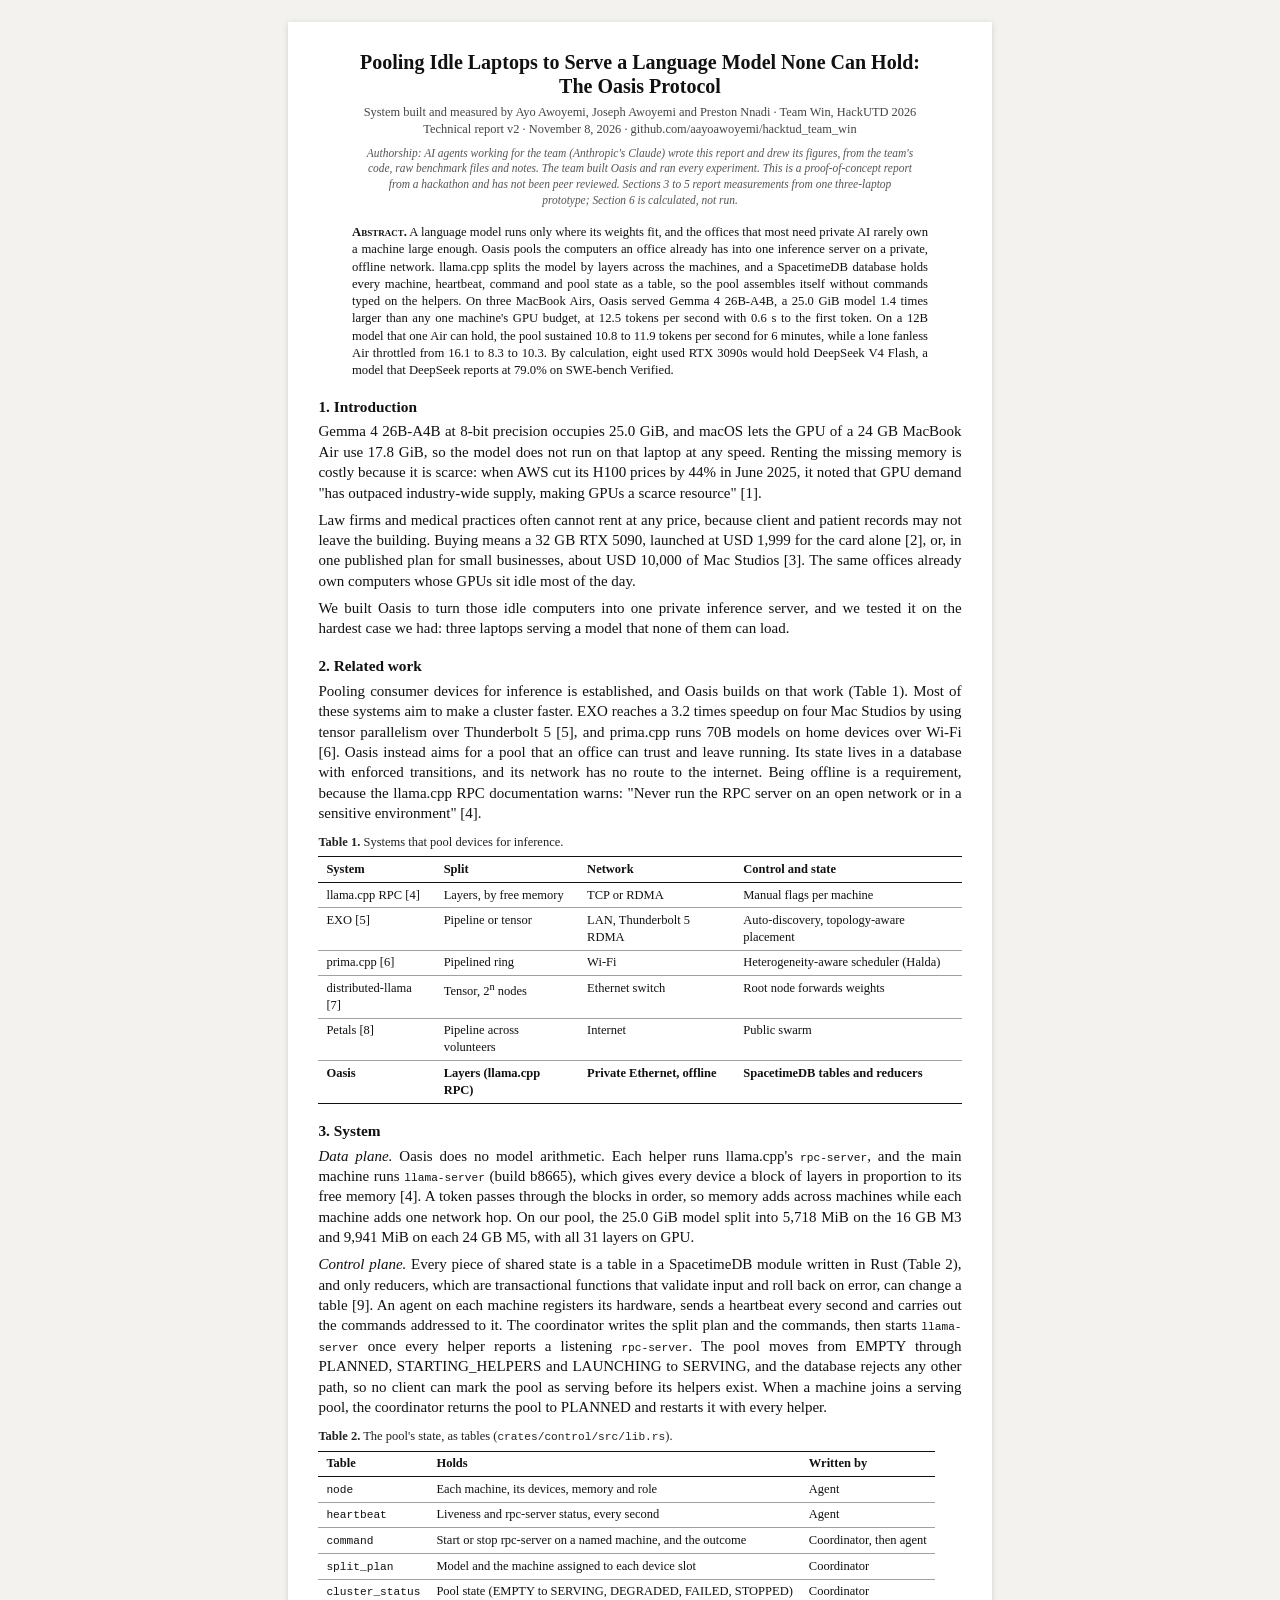
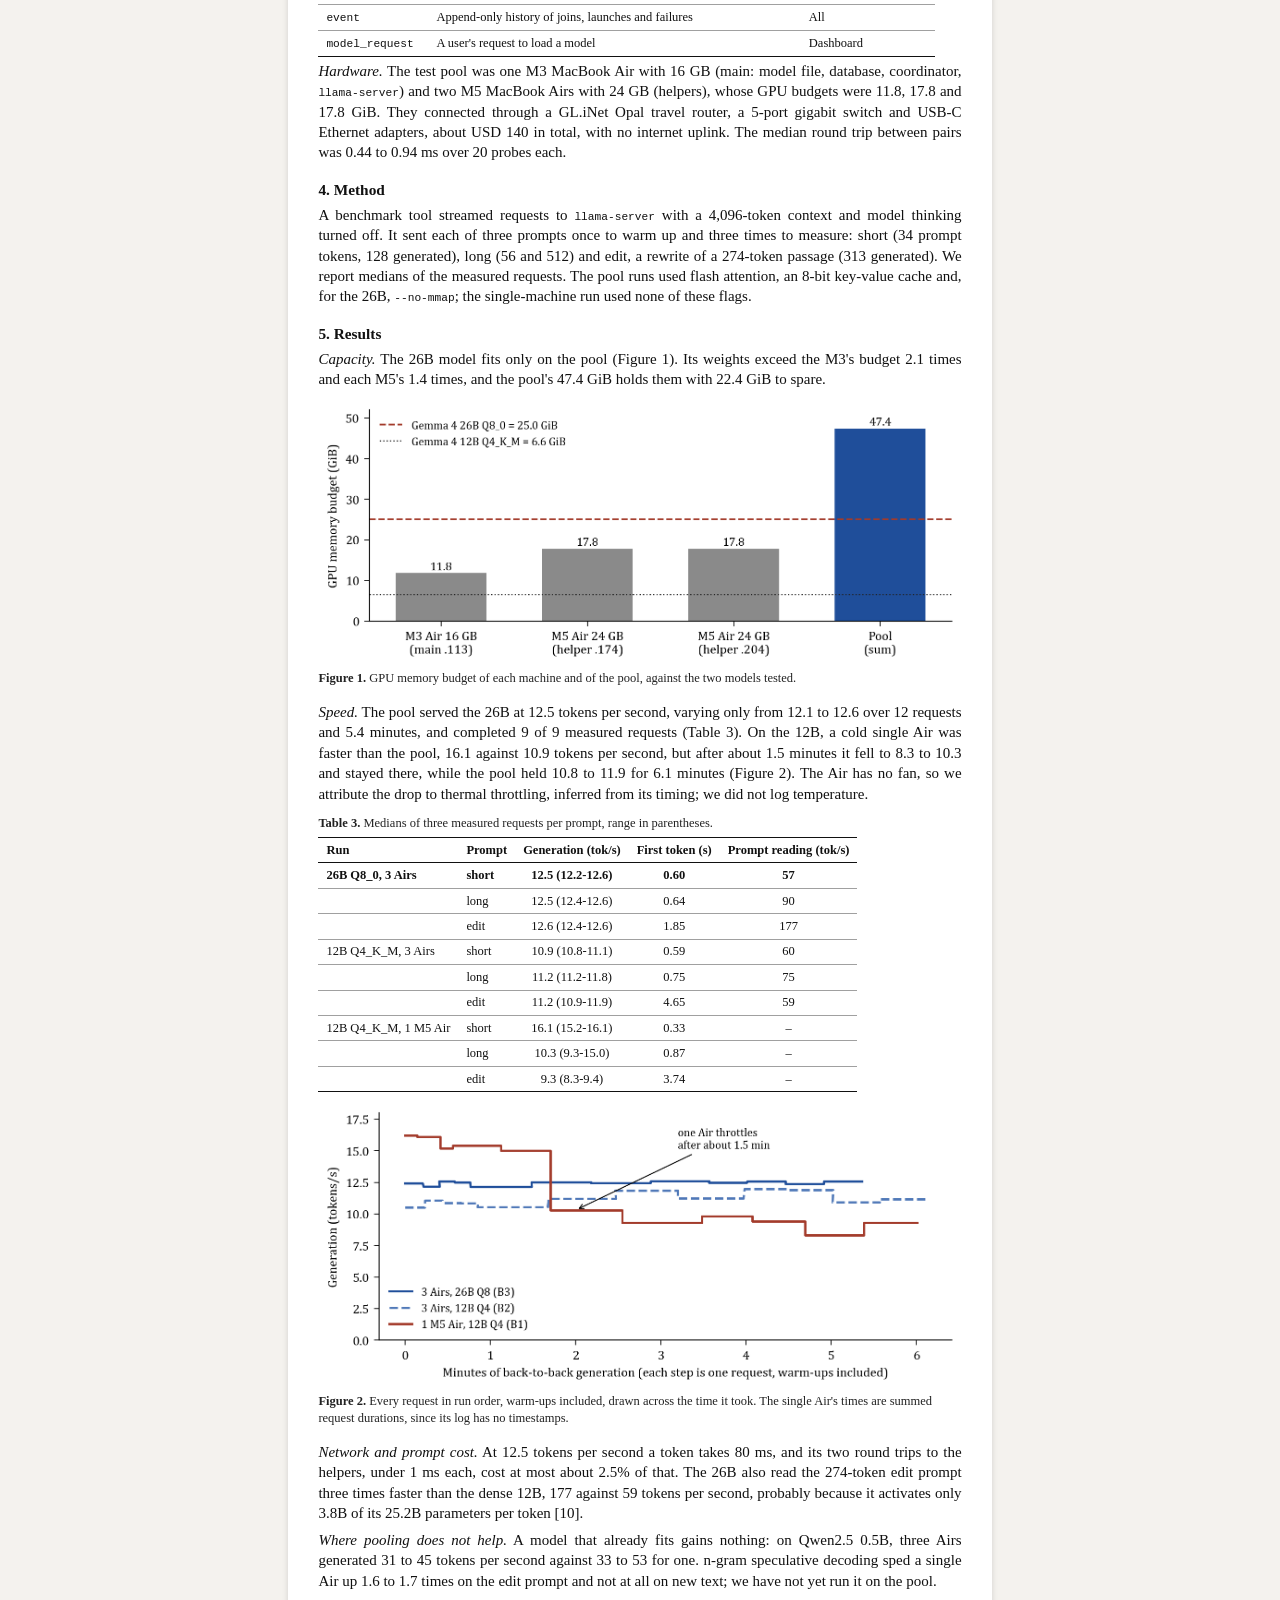
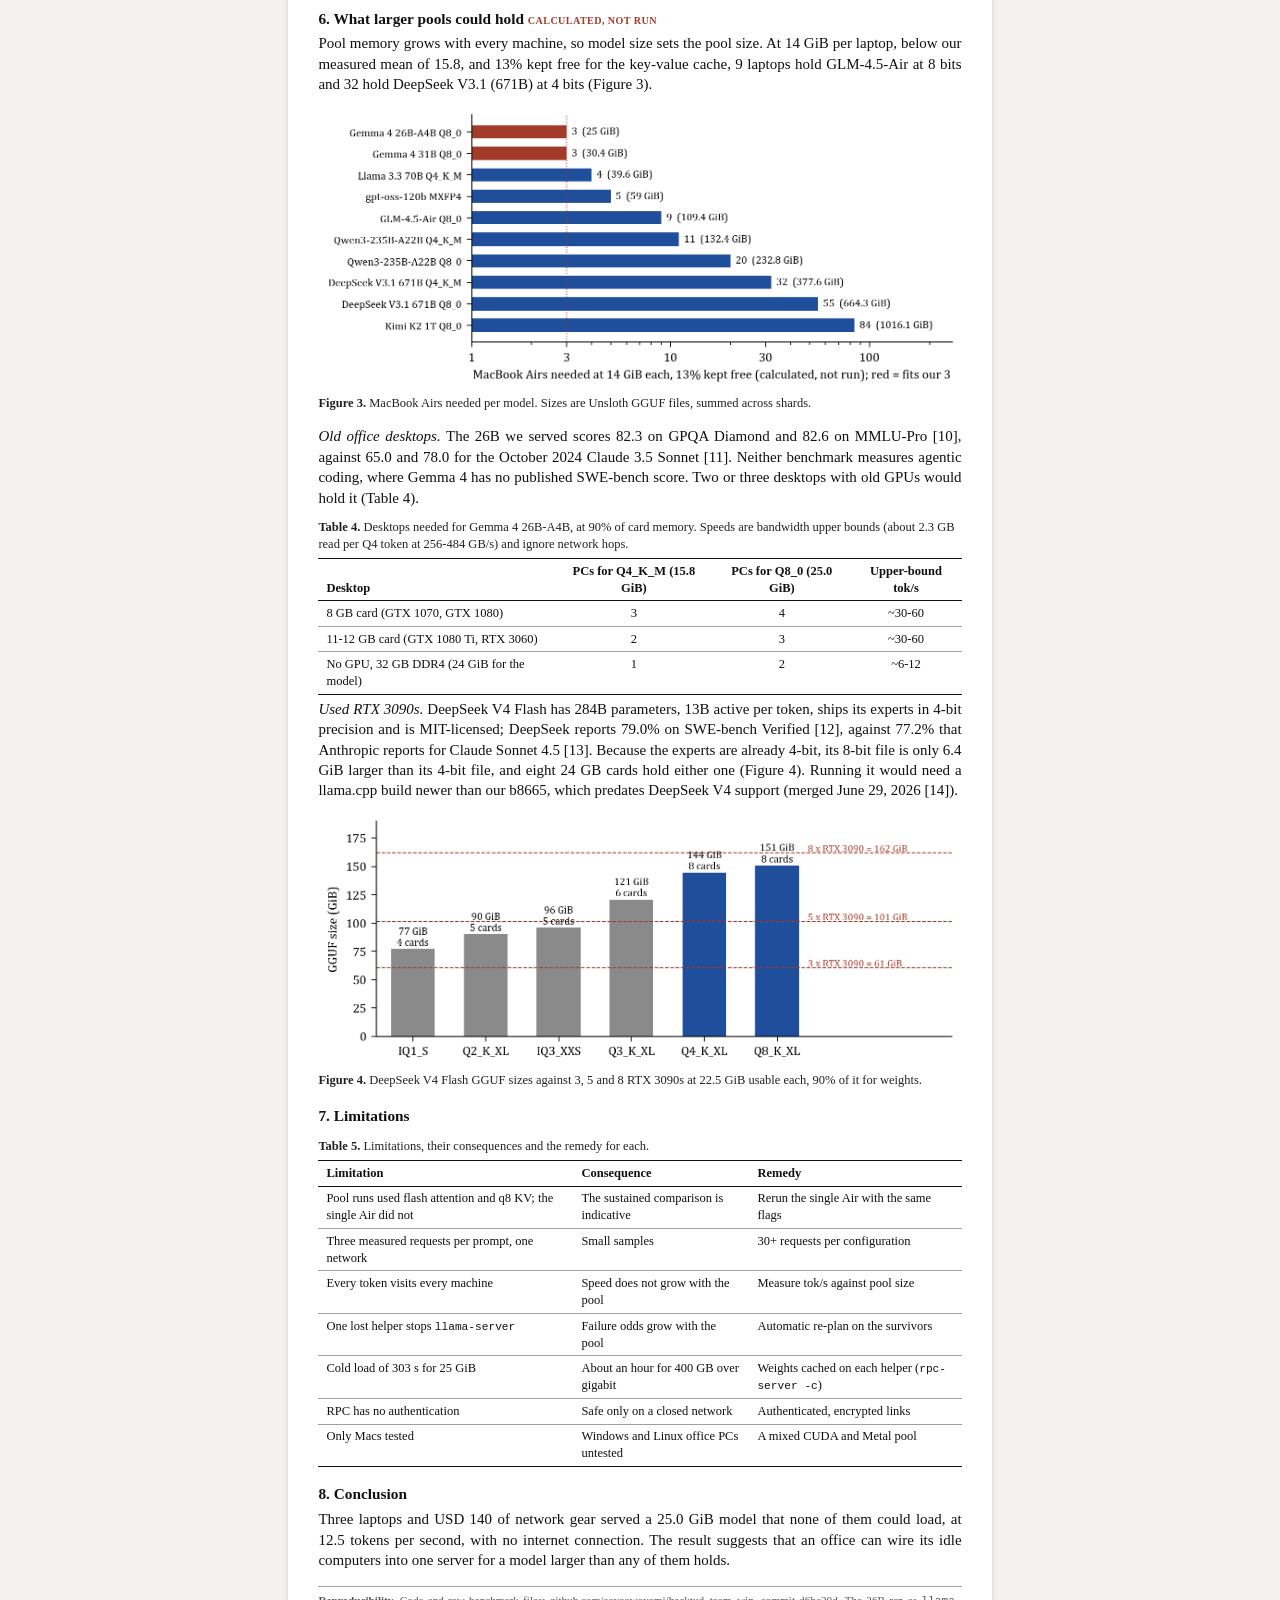
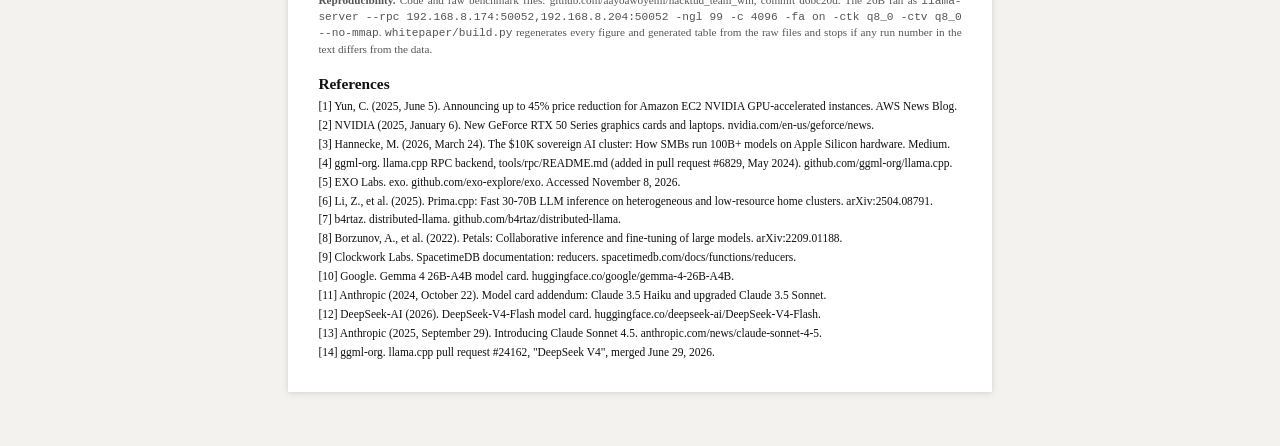
<file: whitepaper/oasis_whitepaper.html>
<!doctype html><html><head><meta charset="utf-8"><meta name="viewport" content="width=device-width, initial-scale=1"><title>Oasis: pooling idle laptops to serve a language model none can hold</title><style>/* whitepaper/paper.css: print style for the Oasis white paper. Adapted from the LUMA research notes
   (cdxtest/conversion-paper/paper.css: Letter, Cambria, booktabs tables), plus a screen layout for phones. */
@page { size: Letter; margin: 0.8in 0.9in; }
body { margin: 0; background: #fff; }
.paper { font-family: Cambria, Georgia, serif; font-size: 10pt; line-height: 1.36; color: #111; max-width: 6.7in; margin: 0 auto; }
.paper h1 { text-align: center; font-size: 15pt; margin: 0 0 4pt; line-height: 1.22; }
.paper p.sub { text-align: center; font-size: 9.3pt; color: #444; margin: 0 0 12pt; }
.paper h2 { font-size: 11.5pt; margin: 13pt 0 3pt; break-after: avoid; }
.paper h3 { font-size: 10pt; font-style: italic; font-weight: normal; margin: 7pt 0 2pt; break-after: avoid; }
.paper p { margin: 0 0 5pt; text-align: justify; hyphens: auto; }
.paper ul { margin: 0 0 6pt; padding-left: 1.4em; }
.paper li { margin: 0 0 2pt; }
.paper .abstract { margin: 0 0.35in 10pt; font-size: 9.5pt; }
.paper .abstract p { margin-bottom: 4pt; }
.paper .abstract b { font-variant: small-caps; }
.paper table { border-collapse: collapse; margin: 4pt auto 3pt; font-size: 8.8pt; width: 100%; }
.paper th, .paper td { padding: 2.8pt 6pt; text-align: center; border-bottom: 0.6px solid #a0a0a0; vertical-align: top; }
.paper th.l, .paper td.l { text-align: left; }
.paper thead th { border-top: 1.4px solid #111; border-bottom: 1px solid #111; vertical-align: bottom; }
.paper tbody tr:last-child td { border-bottom: 1.4px solid #111; }
.paper tr.key td { font-weight: bold; }
.paper tr.sub td { font-style: italic; color: #444; }
.paper .num { white-space: nowrap; }
.paper .cap { font-size: 8.6pt; text-align: left; margin: 3pt 0 11pt; color: #222; }
.paper .cap.tt { margin: 8pt 0 2pt; }
.paper .ex { break-inside: avoid; page-break-inside: avoid; }
.paper .fig { text-align: center; break-inside: avoid; page-break-inside: avoid; margin-top: 8pt; }
.paper .fig img { max-height: 3.1in; object-fit: contain; }
.paper .fig img { width: 100%; display: block; margin: 0 auto; }
.paper .pb { break-before: page; page-break-before: always; height: 0; }
.paper .calc { font-size: 7.6pt; letter-spacing: 0.04em; color: #a33b2b; text-transform: uppercase; }
.paper .refs p { text-align: left; padding-left: 1.6em; text-indent: -1.6em; font-size: 8.6pt; margin-bottom: 2.5pt; }
.paper code { font-family: Consolas, monospace; font-size: 8.4pt; }
.paper .foot { font-size: 8.4pt; color: #555; margin-top: 12pt; border-top: 0.6px solid #a0a0a0; padding-top: 4pt; }
@media screen {
  body { padding: 22px 14px 60px; background: #f4f2ee; }
  .paper { background: #fff; padding: 28px 30px; box-shadow: 0 1px 6px #0002; font-size: 15px; }
  .paper table { font-size: 12.5px; display: block; overflow-x: auto; }
  .paper .cap { font-size: 12.5px; }
}
@media screen and (max-width: 640px) {
  body { padding: 0; }
  .paper { padding: 18px 15px; box-shadow: none; font-size: 16.5px; line-height: 1.5; }
  .paper p { text-align: left; }
  .paper .abstract { margin: 0 0 12px; font-size: 15.5px; }
}
.paper p.note { text-align: center; font-size: 8.6pt; font-style: italic; color: #555; margin: -6pt 0.5in 12pt; }
</style></head><body><div class="paper"><h1>Pooling Idle Laptops to Serve a Language Model None Can Hold:<br>The Oasis Protocol</h1>
<p class="sub">System built and measured by Ayo Awoyemi, Joseph Awoyemi and Preston Nnadi &middot; Team Win, HackUTD 2026<br>
Technical report v2 &middot; November 8, 2026 &middot; github.com/aayoawoyemi/hacktud_team_win</p>
<p class="note">Authorship: AI agents working for the team (Anthropic's Claude) wrote this report and drew its figures,
from the team's code, raw benchmark files and notes. The team built Oasis and ran every experiment. This is a
proof-of-concept report from a hackathon and has not been peer reviewed. Sections 3 to 5 report measurements from one
three-laptop prototype; Section 6 is calculated, not run.</p>

<div class="abstract">
<p><b>Abstract.</b> A language model runs only where its weights fit, and the offices that most need private AI rarely
own a machine large enough. Oasis pools the computers an office already has into one inference server on a private,
offline network. llama.cpp splits the model by layers across the machines, and a SpacetimeDB database holds every
machine, heartbeat, command and pool state as a table, so the pool assembles itself without commands typed on the
helpers. On three MacBook Airs, Oasis served Gemma 4 26B-A4B, a 25.0 GiB model 1.4 times larger than any one machine's
GPU budget, at 12.5 tokens per second with 0.6 s to the first token. On a 12B model that one Air can hold, the pool
sustained 10.8 to 11.9 tokens per second for 6 minutes, while a lone fanless Air throttled from 16.1 to 8.3 to 10.3.
By calculation, eight used RTX 3090s would hold DeepSeek V4 Flash, a model that DeepSeek reports at 79.0% on
SWE-bench Verified.</p>
</div>

<h2>1. Introduction</h2>
<p>Gemma 4 26B-A4B at 8-bit precision occupies 25.0 GiB, and macOS lets the GPU of a 24 GB MacBook Air use 17.8 GiB, so
the model does not run on that laptop at any speed. Renting the missing memory is costly because it is scarce: when
AWS cut its H100 prices by 44% in June 2025, it noted that GPU demand "has outpaced industry-wide supply, making GPUs a
scarce resource" [1].</p>
<p>Law firms and medical practices often cannot rent at any price, because client and patient records may not leave
the building. Buying means a 32 GB RTX 5090, launched at USD 1,999 for the card alone [2], or, in one published plan
for small businesses, about USD 10,000 of Mac Studios [3]. The same offices already own computers whose GPUs sit idle
most of the day.</p>
<p>We built Oasis to turn those idle computers into one private inference server, and we tested it on the hardest case
we had: three laptops serving a model that none of them can load.</p>

<h2>2. Related work</h2>
<p>Pooling consumer devices for inference is established, and Oasis builds on that work (Table 1). Most of these
systems aim to make a cluster faster. EXO reaches a 3.2 times speedup on four Mac Studios by using tensor parallelism
over Thunderbolt 5 [5], and prima.cpp runs 70B models on home devices over Wi-Fi [6]. Oasis instead aims for a
pool that an office can trust and leave running. Its state lives in a database with enforced transitions,
and its network has no route to the internet. Being offline is a requirement, because the llama.cpp RPC
documentation warns: "Never run the RPC server on an open network or in a sensitive environment" [4].</p>

<div class="ex">
<div class="cap tt"><b>Table 1.</b> Systems that pool devices for inference.</div>
<table>
<thead><tr><th class="l">System</th><th class="l">Split</th><th class="l">Network</th><th class="l">Control and state</th></tr></thead>
<tbody>
<tr><td class="l">llama.cpp RPC [4]</td><td class="l">Layers, by free memory</td><td class="l">TCP or RDMA</td><td class="l">Manual flags per machine</td></tr>
<tr><td class="l">EXO [5]</td><td class="l">Pipeline or tensor</td><td class="l">LAN, Thunderbolt 5 RDMA</td><td class="l">Auto-discovery, topology-aware placement</td></tr>
<tr><td class="l">prima.cpp [6]</td><td class="l">Pipelined ring</td><td class="l">Wi-Fi</td><td class="l">Heterogeneity-aware scheduler (Halda)</td></tr>
<tr><td class="l">distributed-llama [7]</td><td class="l">Tensor, 2<sup>n</sup> nodes</td><td class="l">Ethernet switch</td><td class="l">Root node forwards weights</td></tr>
<tr><td class="l">Petals [8]</td><td class="l">Pipeline across volunteers</td><td class="l">Internet</td><td class="l">Public swarm</td></tr>
<tr class="key"><td class="l">Oasis</td><td class="l">Layers (llama.cpp RPC)</td><td class="l">Private Ethernet, offline</td><td class="l">SpacetimeDB tables and reducers</td></tr>
</tbody></table>
</div>

<h2>3. System</h2>
<p><i>Data plane.</i> Oasis does no model arithmetic. Each helper runs llama.cpp's <code>rpc-server</code>, and the main
machine runs <code>llama-server</code> (build b8665), which gives every device a block of layers in proportion to its
free memory [4]. A token passes through the blocks in order, so memory adds across machines while each machine adds
one network hop. On our pool, the 25.0 GiB model split into 5,718 MiB on the 16 GB M3 and 9,941 MiB on each 24 GB M5,
with all 31 layers on GPU.</p>
<p><i>Control plane.</i> Every piece of shared state is a table in a SpacetimeDB module written in Rust (Table 2), and
only reducers, which are transactional functions that validate input and roll back on error, can change a table [9].
An agent on each machine registers its hardware, sends a heartbeat every second and carries out the commands addressed
to it. The coordinator writes the split plan and the commands, then starts <code>llama-server</code> once every helper
reports a listening <code>rpc-server</code>. The pool moves from EMPTY through PLANNED, STARTING_HELPERS and LAUNCHING
to SERVING, and the database rejects any other path, so no client can mark the pool as serving before its helpers
exist. When a machine joins a serving pool, the coordinator returns the pool to PLANNED and restarts it with every
helper.</p>

<div class="ex">
<div class="cap tt"><b>Table 2.</b> The pool's state, as tables (<code>crates/control/src/lib.rs</code>).</div>
<table>
<thead><tr><th class="l">Table</th><th class="l">Holds</th><th class="l">Written by</th></tr></thead>
<tbody>
<tr><td class="l"><code>node</code></td><td class="l">Each machine, its devices, memory and role</td><td class="l">Agent</td></tr>
<tr><td class="l"><code>heartbeat</code></td><td class="l">Liveness and rpc-server status, every second</td><td class="l">Agent</td></tr>
<tr><td class="l"><code>command</code></td><td class="l">Start or stop rpc-server on a named machine, and the outcome</td><td class="l">Coordinator, then agent</td></tr>
<tr><td class="l"><code>split_plan</code></td><td class="l">Model and the machine assigned to each device slot</td><td class="l">Coordinator</td></tr>
<tr><td class="l"><code>cluster_status</code></td><td class="l">Pool state (EMPTY to SERVING, DEGRADED, FAILED, STOPPED)</td><td class="l">Coordinator</td></tr>
<tr><td class="l"><code>event</code></td><td class="l">Append-only history of joins, launches and failures</td><td class="l">All</td></tr>
<tr><td class="l"><code>model_request</code></td><td class="l">A user's request to load a model</td><td class="l">Dashboard</td></tr>
</tbody></table>
</div>

<p><i>Hardware.</i> The test pool was one M3 MacBook Air with 16 GB (main: model file, database, coordinator,
<code>llama-server</code>) and two M5 MacBook Airs with 24 GB (helpers), whose GPU budgets were 11.8, 17.8 and 17.8 GiB.
They connected through a GL.iNet Opal travel router, a 5-port gigabit switch and USB-C Ethernet adapters, about
USD 140 in total, with no internet uplink. The median round trip between pairs was 0.44 to 0.94 ms over 20 probes each.</p>

<h2>4. Method</h2>
<p>A benchmark tool streamed requests to <code>llama-server</code> with a 4,096-token context and model thinking
turned off. It sent each of three prompts once to warm up and three times to measure: short (34 prompt tokens,
128 generated), long (56 and 512) and edit, a rewrite of a 274-token passage (313 generated). We report medians of the
measured requests. The pool runs used flash attention, an 8-bit key-value cache and, for the 26B, <code>--no-mmap</code>;
the single-machine run used none of these flags.</p>

<h2>5. Results</h2>
<p><i>Capacity.</i> The 26B model fits only on the pool (Figure 1). Its weights exceed the M3's budget 2.1 times and
each M5's 1.4 times, and the pool's 47.4 GiB holds them with 22.4 GiB to spare.</p>
<div class="ex fig"><img src="fig/fig1_memory.png" alt="Memory budgets against model size">
<div class="cap"><b>Figure 1.</b> GPU memory budget of each machine and of the pool, against the two models tested.</div></div>

<p><i>Speed.</i> The pool served the 26B at 12.5 tokens per second, varying only from 12.1 to 12.6 over 12 requests
and 5.4 minutes, and completed 9 of 9 measured requests (Table 3). On the 12B, a cold single Air was faster than the pool,
16.1 against 10.9 tokens per second, but after about 1.5 minutes it fell to 8.3 to 10.3 and stayed there, while the pool
held 10.8 to 11.9 for 6.1 minutes (Figure 2). The Air has no fan, so we attribute the drop to thermal throttling,
inferred from its timing; we did not log temperature.</p>

<div class="ex">
<div class="cap tt"><b>Table 3.</b> Medians of three measured requests per prompt, range in parentheses.</div>
<table>
<thead><tr><th class="l">Run</th><th class="l">Prompt</th><th>Generation (tok/s)</th><th>First token (s)</th><th>Prompt reading (tok/s)</th></tr></thead>
<tbody>
<tr class="key"><td class="l">26B Q8_0, 3 Airs</td><td class="l">short</td><td>12.5 (12.2-12.6)</td><td>0.60</td><td>57</td></tr>
<tr><td class="l"></td><td class="l">long</td><td>12.5 (12.4-12.6)</td><td>0.64</td><td>90</td></tr>
<tr><td class="l"></td><td class="l">edit</td><td>12.6 (12.4-12.6)</td><td>1.85</td><td>177</td></tr>
<tr><td class="l">12B Q4_K_M, 3 Airs</td><td class="l">short</td><td>10.9 (10.8-11.1)</td><td>0.59</td><td>60</td></tr>
<tr><td class="l"></td><td class="l">long</td><td>11.2 (11.2-11.8)</td><td>0.75</td><td>75</td></tr>
<tr><td class="l"></td><td class="l">edit</td><td>11.2 (10.9-11.9)</td><td>4.65</td><td>59</td></tr>
<tr><td class="l">12B Q4_K_M, 1 M5 Air</td><td class="l">short</td><td>16.1 (15.2-16.1)</td><td>0.33</td><td>&ndash;</td></tr>
<tr><td class="l"></td><td class="l">long</td><td>10.3 (9.3-15.0)</td><td>0.87</td><td>&ndash;</td></tr>
<tr><td class="l"></td><td class="l">edit</td><td>9.3 (8.3-9.4)</td><td>3.74</td><td>&ndash;</td></tr>
</tbody></table>
</div>
<div class="ex fig"><img src="fig/fig2_sustained.png" alt="Throughput over time">
<div class="cap"><b>Figure 2.</b> Every request in run order, warm-ups included, drawn across the time it took. The
single Air's times are summed request durations, since its log has no timestamps.</div></div>

<p><i>Network and prompt cost.</i> At 12.5 tokens per second a token takes 80 ms, and its two round trips to the helpers,
under 1 ms each, cost at most about 2.5% of that. The 26B also read the 274-token edit prompt three times faster than the dense 12B,
177 against 59 tokens per second, probably because it activates only 3.8B of its 25.2B parameters per token [10].</p>
<p><i>Where pooling does not help.</i> A model that already fits gains nothing: on Qwen2.5 0.5B, three Airs generated
31 to 45 tokens per second against 33 to 53 for one. n-gram speculative decoding sped a single Air up 1.6 to 1.7 times on
the edit prompt and not at all on new text; we have not yet run it on the pool.</p>

<h2>6. What larger pools could hold <span class="calc">calculated, not run</span></h2>
<p>Pool memory grows with every machine, so model size sets the pool size. At 14 GiB per laptop, below our measured
mean of 15.8, and 13% kept free for the key-value cache, 9 laptops hold GLM-4.5-Air at 8 bits and 32 hold DeepSeek V3.1
(671B) at 4 bits (Figure 3).</p>
<div class="ex fig"><img src="fig/fig3_scale.png" alt="Laptops needed by model">
<div class="cap"><b>Figure 3.</b> MacBook Airs needed per model. Sizes are Unsloth GGUF files, summed across shards.</div></div>

<p><i>Old office desktops.</i> The 26B we served scores 82.3 on GPQA Diamond and 82.6 on MMLU-Pro [10], against 65.0
and 78.0 for the October 2024 Claude 3.5 Sonnet [11]. Neither benchmark measures agentic coding, where Gemma 4 has no
published SWE-bench score. Two or three desktops with old GPUs would hold it (Table 4).</p>
<div class="ex">
<div class="cap tt"><b>Table 4.</b> Desktops needed for Gemma 4 26B-A4B, at 90% of card memory. Speeds are bandwidth upper bounds
(about 2.3 GB read per Q4 token at 256-484 GB/s) and ignore network hops.</div>
<table><thead><tr><th class="l">Desktop</th><th>PCs for Q4_K_M (15.8 GiB)</th><th>PCs for Q8_0 (25.0 GiB)</th><th>Upper-bound tok/s</th></tr></thead><tbody><tr><td class="l">8 GB card (GTX 1070, GTX 1080)</td><td>3</td><td>4</td><td>~30-60</td></tr><tr><td class="l">11-12 GB card (GTX 1080 Ti, RTX 3060)</td><td>2</td><td>3</td><td>~30-60</td></tr><tr><td class="l">No GPU, 32 GB DDR4 (24 GiB for the model)</td><td>1</td><td>2</td><td>~6-12</td></tr></tbody></table>
</div>

<p><i>Used RTX 3090s.</i> DeepSeek V4 Flash has 284B parameters, 13B active per token, ships its experts in 4-bit
precision and is MIT-licensed; DeepSeek reports 79.0% on SWE-bench Verified [12], against 77.2% that Anthropic reports
for Claude Sonnet 4.5 [13]. Because the experts are already 4-bit, its 8-bit file is only 6.4 GiB larger than its 4-bit
file, and eight 24 GB cards hold either one (Figure 4). Running it would need a llama.cpp build newer than our
b8665, which predates DeepSeek V4 support (merged June 29, 2026 [14]).</p>
<div class="ex fig"><img src="fig/fig4_deepseek.png" alt="DeepSeek V4 Flash">
<div class="cap"><b>Figure 4.</b> DeepSeek V4 Flash GGUF sizes against 3, 5 and 8 RTX 3090s at 22.5 GiB usable each,
90% of it for weights.</div></div>

<h2>7. Limitations</h2>
<div class="ex">
<div class="cap tt"><b>Table 5.</b> Limitations, their consequences and the remedy for each.</div>
<table>
<thead><tr><th class="l">Limitation</th><th class="l">Consequence</th><th class="l">Remedy</th></tr></thead>
<tbody>
<tr><td class="l">Pool runs used flash attention and q8 KV; the single Air did not</td><td class="l">The sustained comparison is indicative</td><td class="l">Rerun the single Air with the same flags</td></tr>
<tr><td class="l">Three measured requests per prompt, one network</td><td class="l">Small samples</td><td class="l">30+ requests per configuration</td></tr>
<tr><td class="l">Every token visits every machine</td><td class="l">Speed does not grow with the pool</td><td class="l">Measure tok/s against pool size</td></tr>
<tr><td class="l">One lost helper stops <code>llama-server</code></td><td class="l">Failure odds grow with the pool</td><td class="l">Automatic re-plan on the survivors</td></tr>
<tr><td class="l">Cold load of 303 s for 25 GiB</td><td class="l">About an hour for 400 GB over gigabit</td><td class="l">Weights cached on each helper (<code>rpc-server -c</code>)</td></tr>
<tr><td class="l">RPC has no authentication</td><td class="l">Safe only on a closed network</td><td class="l">Authenticated, encrypted links</td></tr>
<tr><td class="l">Only Macs tested</td><td class="l">Windows and Linux office PCs untested</td><td class="l">A mixed CUDA and Metal pool</td></tr>
</tbody></table>
</div>

<h2>8. Conclusion</h2>
<p>Three laptops and USD 140 of network gear served a 25.0 GiB model that none of them could load, at 12.5 tokens per
second, with no internet connection. The result suggests that an office can wire its idle computers into one server for a model
larger than any of them holds.</p>

<p class="foot"><b>Reproducibility.</b> Code and raw benchmark files: github.com/aayoawoyemi/hacktud_team_win, commit
d6bc20d. The 26B ran as <code>llama-server --rpc 192.168.8.174:50052,192.168.8.204:50052 -ngl 99 -c 4096 -fa on -ctk
q8_0 -ctv q8_0 --no-mmap</code>. <code>whitepaper/build.py</code> regenerates every figure and generated table from the
raw files and stops if any run number in the text differs from the data.</p>

<section id="refs" class="refs">
<h2>References</h2>
<p>[1] Yun, C. (2025, June 5). Announcing up to 45% price reduction for Amazon EC2 NVIDIA GPU-accelerated instances. AWS News Blog.</p>
<p>[2] NVIDIA (2025, January 6). New GeForce RTX 50 Series graphics cards and laptops. nvidia.com/en-us/geforce/news.</p>
<p>[3] Hannecke, M. (2026, March 24). The $10K sovereign AI cluster: How SMBs run 100B+ models on Apple Silicon hardware. Medium.</p>
<p>[4] ggml-org. llama.cpp RPC backend, tools/rpc/README.md (added in pull request #6829, May 2024). github.com/ggml-org/llama.cpp.</p>
<p>[5] EXO Labs. exo. github.com/exo-explore/exo. Accessed November 8, 2026.</p>
<p>[6] Li, Z., et al. (2025). Prima.cpp: Fast 30-70B LLM inference on heterogeneous and low-resource home clusters. arXiv:2504.08791.</p>
<p>[7] b4rtaz. distributed-llama. github.com/b4rtaz/distributed-llama.</p>
<p>[8] Borzunov, A., et al. (2022). Petals: Collaborative inference and fine-tuning of large models. arXiv:2209.01188.</p>
<p>[9] Clockwork Labs. SpacetimeDB documentation: reducers. spacetimedb.com/docs/functions/reducers.</p>
<p>[10] Google. Gemma 4 26B-A4B model card. huggingface.co/google/gemma-4-26B-A4B.</p>
<p>[11] Anthropic (2024, October 22). Model card addendum: Claude 3.5 Haiku and upgraded Claude 3.5 Sonnet.</p>
<p>[12] DeepSeek-AI (2026). DeepSeek-V4-Flash model card. huggingface.co/deepseek-ai/DeepSeek-V4-Flash.</p>
<p>[13] Anthropic (2025, September 29). Introducing Claude Sonnet 4.5. anthropic.com/news/claude-sonnet-4-5.</p>
<p>[14] ggml-org. llama.cpp pull request #24162, "DeepSeek V4", merged June 29, 2026.</p>
</section>
</div></body></html>
</file>
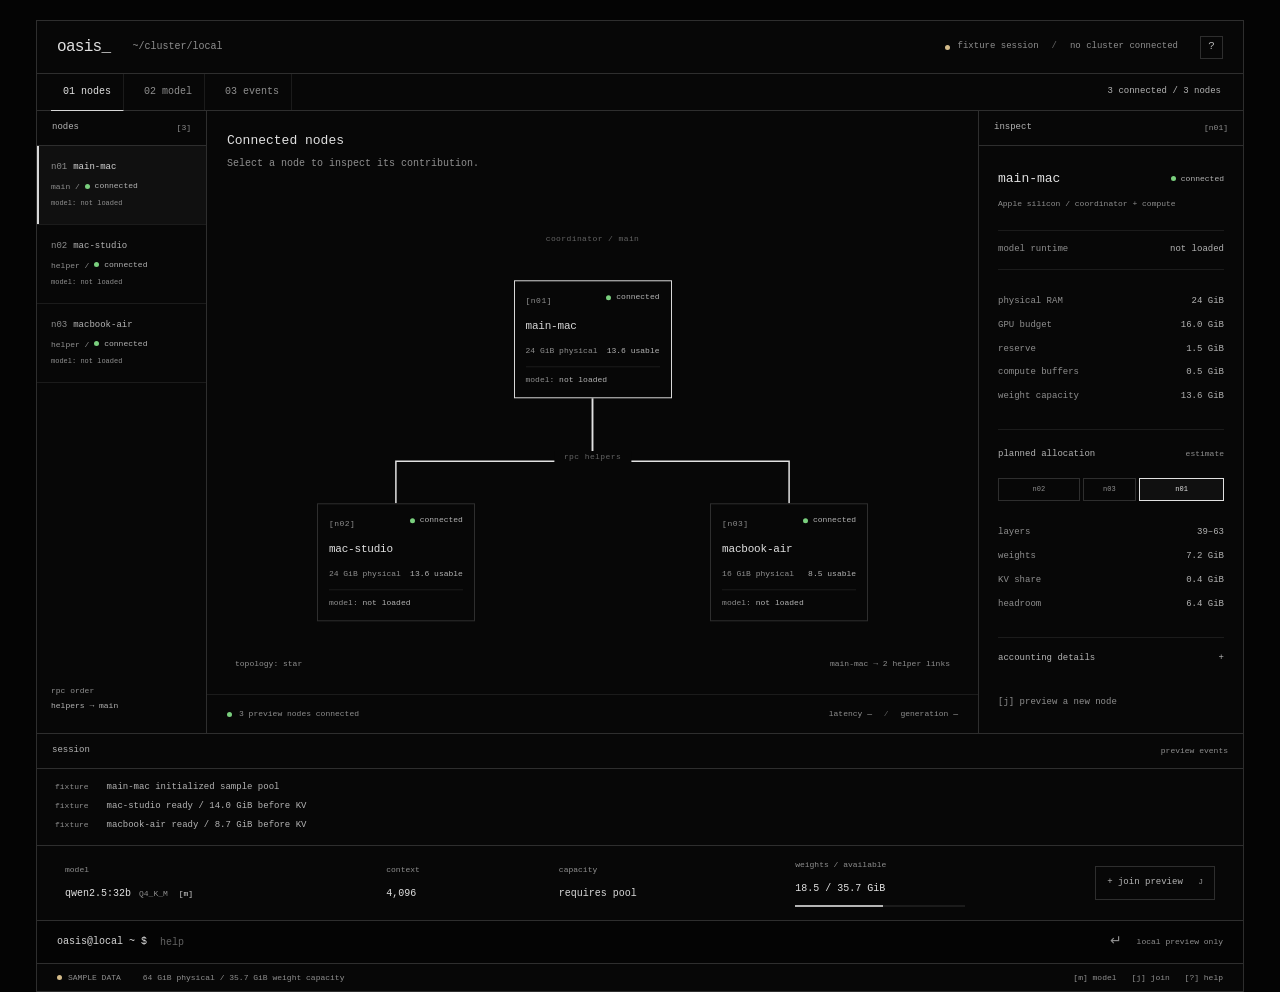
<file: design/oasis-preview/oasis.html>
<!doctype html>
<!-- CONCEPT: Accepted multiplexer / Graphite / SF Mono design with inspector-based model controls.
WHY: Joseph requests original terminal design, OKLCH-only color and phased selection.
DEPENDS ON: Local fixture engine; no cluster connection or external assets.
AFFECTS: Isolated frontend design review; no team contracts change. -->
<html lang="en"><head><meta charset="utf-8"><meta name="viewport" content="width=device-width,initial-scale=1"><meta name="description" content="Oasis terminal dashboard. Multiplexer, Graphite and SF Mono with inspector-based model controls. Interactive design preview; fixture data only."><title>Oasis / nodes</title><style>
/* CONCEPT: Terminal layout alternatives, with exclusively OKLCH explicit colors.
WHY: Compare operational hierarchy before palette/type selection; no LUMA imitation.
DEPENDS ON: System monospace fonts and native controls. No remote assets.
AFFECTS: Responsive layout, selected-node inspector and phase-one choice controls. */
:root{color-scheme:dark;--bg:oklch(.105 0 0);--surface:oklch(.13 0 0);--raised:oklch(.165 0 0);--line:oklch(.29 0 0);--faint:oklch(.215 0 0);--ink:oklch(.89 0 0);--secondary:oklch(.74 0 0);--muted:oklch(.63 0 0);--dim:oklch(.48 0 0);--accent:oklch(.78 .105 160);--warning:oklch(.8 .11 85);--negative:oklch(.75 .12 30);--mono:"SFMono-Regular",Consolas,"Liberation Mono",Menlo,monospace}
*{box-sizing:border-box}body{margin:0;background:var(--bg);color:var(--ink);font:12px/1.55 var(--mono);-webkit-font-smoothing:antialiased}button,input,select{font:inherit}button,a,input,select{touch-action:manipulation}button{cursor:pointer;color:inherit;background:none;border:0}a{color:inherit;text-decoration:none}button:focus-visible,a:focus-visible,input:focus-visible,select:focus-visible,summary:focus-visible{outline:1px solid var(--accent);outline-offset:4px}button:disabled{opacity:.4;cursor:default}[hidden]{display:none!important}h1,h2,p{margin:0}h1,h2,strong{font-weight:400}button:hover{color:var(--accent)}.skip{position:fixed;top:-100px;left:15px;background:var(--ink);color:var(--bg);padding:10px;z-index:30}.skip:focus{top:10px}.terminal-shell{margin:28px auto 0;width:calc(100% - 72px);max-width:1530px;border:1px solid var(--line);background:var(--surface)}header{height:53px;display:flex;gap:22px;align-items:center;padding:0 20px;border-bottom:1px solid var(--line)}.wordmark{font-size:16px;letter-spacing:-.7px}.wordmark>span{color:var(--accent)}.path{color:var(--muted);font-size:10px}.environment{margin-left:auto;color:var(--muted);font-size:9px;display:flex;gap:8px;align-items:center}i{display:inline-block;width:5px;height:5px;background:var(--accent);border-radius:50%;flex:none}.environment i,footer i{background:var(--warning)}.environment>span{color:var(--dim);margin:0 5px}.help-button{color:var(--secondary);border:1px solid var(--line);width:23px;height:23px;font-size:11px}nav{height:37px;display:flex;align-items:stretch;border-bottom:1px solid var(--line);padding:0 14px;gap:8px}nav>button,nav>.active-tab{display:flex;align-items:center;font-size:10px;padding:0 12px;color:var(--muted);border-right:1px solid var(--faint)}nav>.active-tab{color:var(--ink);border-bottom:1px solid var(--accent);margin-bottom:-1px}nav>button:hover{color:var(--ink)}.spacer{flex:1}#session-count{font-size:9px;align-self:center;color:var(--secondary);padding-right:8px}.workspace{display:grid;grid-template-columns:1fr;position:relative}.node-stage{min-height:540px;position:relative;display:flex;flex-direction:column}.stage-heading{display:flex;justify-content:space-between;align-items:center;margin:25px 28px 0;gap:15px;position:relative;z-index:1}h1{font-size:13px}.stage-heading p{font-size:10px;color:var(--muted);margin-top:5px}.label{font-size:8px;color:var(--muted);text-transform:uppercase;letter-spacing:.7px}.topology{position:relative;width:100%;max-width:1000px;height:390px;margin:0 auto;flex:1;min-height:390px}.connections{position:absolute;inset:0;width:100%;height:100%;fill:none;stroke:var(--line);stroke-width:1;vector-effect:non-scaling-stroke}.extra-link{display:none}.has-extra .extra-link{display:block}.node{position:absolute;text-align:left;background:var(--surface);border:1px solid var(--line);width:204px;padding:12px 14px;transform:translate(-50%,-50%);color:var(--secondary);border-radius:0}.node:hover{border-color:var(--muted);color:var(--ink)}.node[aria-pressed="true"]{border-color:var(--accent)}.node[aria-pressed="true"] .node-name{color:var(--accent)}.node-main{top:33%;left:50%}.node-helper-1{top:77%;left:24.5%}.node-helper-2{top:77%;left:75.5%}.node-helper-3{top:89%;left:50%}.node-id{font-size:8px;letter-spacing:.5px;color:var(--muted)}.node-state{float:right;color:var(--accent);font-size:8px}.node-name{display:block;font-size:13px;color:var(--ink);margin:8px 0 10px;letter-spacing:-.2px}.node-bottom{display:flex;justify-content:space-between;font-size:9px;color:var(--muted)}.node-bottom strong{color:var(--secondary)}.node-marker{display:inline-block;width:4px;height:4px;background:var(--accent);vertical-align:middle;margin-right:5px}.map-label{position:absolute;left:50%;transform:translateX(-50%);font-size:8px;color:var(--dim);letter-spacing:.4px;pointer-events:none}.main-label{top:12%}.helper-label{top:55%;background:var(--surface);padding:0 10px}.map-origin,.map-direction{position:absolute;bottom:9px;font-size:8px;color:var(--muted)}.map-origin{left:28px}.map-direction{right:28px}.stage-status{display:flex;justify-content:space-between;gap:12px;padding:15px 28px;border-top:1px solid var(--faint);color:var(--muted);font-size:9px;margin-top:15px}.stage-status>span:first-child{display:flex;align-items:center;gap:7px}.stage-status b{font-weight:400;color:var(--secondary)}.stage-status em{font-style:normal;color:var(--dim);margin:0 7px}.stage-status small{margin-left:12px;color:var(--dim);font-size:8px}.model-dock{border-top:1px solid var(--line);display:grid;grid-template-columns:1.4fr .7fr 1fr 1.3fr auto;align-items:center;min-height:85px;gap:24px;padding:16px 28px;grid-column:1/-1}.dock-label{display:block;color:var(--muted);font-size:8px;margin-bottom:7px}.dock-model{text-align:left;padding:0}.dock-model strong{font-size:11px}.dock-model small{font-size:8px;color:var(--muted);margin-left:8px}.dock-model small>span{color:var(--accent);margin-left:6px}.model-dock strong{font-size:10px}.fit{color:var(--accent)}.budget-track{height:2px;background:var(--faint);margin-top:8px;max-width:170px}.budget-track>span{display:block;height:100%;width:52%;background:var(--secondary)}.action{border:1px solid var(--line);padding:9px 11px;font-size:9px;color:var(--secondary);white-space:nowrap}.action:hover{border-color:var(--accent);color:var(--accent)}kbd{font:8px var(--mono);color:var(--muted);margin-left:10px}.command-line{min-height:43px;display:flex;align-items:center;gap:9px;padding:9px 20px;border-top:1px solid var(--line);background:var(--bg)}.command-line label{font-size:10px;white-space:nowrap}.command-line label>span{color:var(--accent)}.command-line input{font:10px var(--mono);border:0;background:var(--bg);color:var(--ink);min-width:0;flex:1;padding:4px;outline-offset:0}.command-line input::placeholder{color:var(--dim)}.command-line button{font-size:14px;color:var(--muted)}#command-response{font-size:8px;color:var(--muted);max-width:40%;text-align:right}footer{display:flex;align-items:center;gap:22px;min-height:28px;padding:6px 20px;border-top:1px solid var(--line);font-size:8px;color:var(--muted)}footer>span:first-child{display:flex;gap:6px;align-items:center}.status-keys{margin-left:auto}.status-keys>span{margin:0 10px}.directory,.session-pane,.inspector{display:none}.pane-caption{min-height:35px;padding:10px 15px;border-bottom:1px solid var(--line);font-size:9px;color:var(--secondary);display:flex;gap:10px;align-items:center}.pane-caption>span{color:var(--muted);font-size:8px;margin-left:auto}.pane-caption button{color:var(--muted);font-size:14px;padding:0}.inspector{border-left:1px solid var(--line)}.inspector-content{padding:23px 19px}.inspect-heading{display:flex;justify-content:space-between;align-items:center;gap:10px}.inspector h2{font-size:13px}.state{font-size:8px;color:var(--accent);white-space:nowrap}.state i{width:4px;height:4px;margin-right:4px}.muted{font-size:8px;color:var(--muted);margin-top:8px;line-height:1.7}dl{margin:25px 0 0;display:grid;grid-template-columns:1fr auto;gap:10px 8px;font-size:9px}dt{color:var(--muted)}dd{margin:0;color:var(--secondary);text-align:right}.inspect-section{display:flex;justify-content:space-between;border-top:1px solid var(--faint);padding-top:18px;margin-top:25px;font-size:9px;color:var(--secondary)}.inspect-section>span{color:var(--muted);font-size:8px}.inspect-section+dl{margin-top:17px}details{font-size:9px;color:var(--muted);margin:25px 0 0;border-top:1px solid var(--faint);padding-top:14px}summary{display:flex;justify-content:space-between;cursor:pointer;list-style:none;color:var(--secondary)}summary::-webkit-details-marker{display:none}details[open] summary>span{transform:rotate(45deg)}details p{font-size:9px;line-height:1.8;margin-top:12px}.text-button{font-size:9px;color:var(--muted);padding:0;text-align:left}.text-button:hover{color:var(--ink)}.inspector .text-button{margin-top:30px}.monitor{display:none}.review-bar{display:flex;align-items:center;gap:35px;max-width:1530px;width:calc(100% - 72px);margin:24px auto 32px;position:relative}.phase-label{min-width:150px}.phase-label>span{display:block;font-size:8px;letter-spacing:1px;color:var(--muted);margin-bottom:5px}.phase-label strong{font-size:12px}.layout-options{display:flex;gap:6px;flex:1}.layout-options button{display:grid;grid-template-columns:19px 1fr;text-align:left;column-gap:8px;row-gap:4px;border:1px solid var(--line);padding:11px 13px;min-width:145px;background:var(--bg);color:var(--secondary)}.layout-options button>span{grid-row:1/3;align-self:center;font-size:11px;color:var(--muted)}.layout-options button>strong{font-size:10px}.layout-options button>small{font-size:8px;color:var(--muted)}.layout-options button.chosen{border-color:var(--accent);background:var(--surface)}.layout-options button.chosen>span{color:var(--accent)}.review-actions{display:flex;gap:22px;align-items:center;margin-left:auto}.choose{padding:10px 13px;background:var(--ink);color:var(--bg);font-size:10px;border:1px solid var(--ink);white-space:nowrap}.choose:hover{background:var(--accent);border-color:var(--accent);color:var(--bg)}.choose>span{margin-left:15px}#choice-feedback{position:absolute;left:0;right:0;top:calc(100% + 12px);font-size:10px;color:var(--accent);padding-bottom:22px}.selection-open .workspace{grid-template-columns:minmax(0,1fr) 285px}.selection-open .inspector{display:block}.selection-open .topology{max-width:900px}.selection-open .node{width:180px}.selection-open .stage-heading .label{display:none}
/* B: the node list is the primary object, in a process-monitor structure. */
body[data-layout="monitor"] .topology{display:none}body[data-layout="monitor"] .monitor{display:flex;flex-direction:column;margin:auto 28px;width:calc(100% - 56px);padding:45px 0;justify-content:center;flex:1}.monitor-command{font-size:13px;color:var(--ink);margin-bottom:27px}.monitor-command>span{color:var(--accent);margin-right:10px}.monitor-group{display:flex;justify-content:space-between;border-bottom:1px solid var(--line);padding-bottom:10px;font-size:9px;color:var(--muted)}.monitor-group>span:first-child{color:var(--secondary)}table{width:100%;border-collapse:collapse;text-align:left}th{color:var(--muted);font-size:8px;font-weight:400;padding:13px 8px;border-bottom:1px solid var(--faint);white-space:nowrap}td{font-size:10px;padding:16px 8px;border-bottom:1px solid var(--faint);color:var(--secondary);white-space:nowrap}th:first-child,td:first-child{padding-left:9px}th:nth-child(n+4),td:nth-child(n+4){text-align:right}td:last-child{padding-right:10px}tr.selected{background:var(--raised)}tr.selected td:first-child{box-shadow:inset 2px 0 var(--accent)}.table-node{padding:0;text-align:left;display:block;width:100%;color:var(--ink);font-size:10px}.table-node small{font-size:8px;color:var(--muted);margin-right:12px}.ready{color:var(--accent);font-size:9px}.table-budget{display:inline-block;width:45px;height:2px;background:var(--line);margin-left:10px;vertical-align:middle}.table-budget>span{display:block;background:var(--secondary);height:100%}.monitor-total{display:flex;justify-content:space-between;gap:15px;font-size:9px;margin-top:20px;color:var(--muted)}.monitor-total strong{margin-left:20px;color:var(--ink)}.monitor-hint{font-size:8px;color:var(--dim);margin-top:27px}.monitor-hint>span{margin-left:20px}.table-scroll{overflow:auto}
/* C: directory, topology and persistent inspector, like a multiplexer workspace. */
body[data-layout="multiplexer"] .workspace{grid-template-columns:170px minmax(0,1fr) 265px}body[data-layout="multiplexer"] .directory{display:flex;flex-direction:column;grid-column:1;border-right:1px solid var(--line)}body[data-layout="multiplexer"] .node-stage{grid-column:2;min-height:480px}body[data-layout="multiplexer"] .inspector{display:block;grid-column:3}body[data-layout="multiplexer"] .node{width:158px;padding:10px 11px}body[data-layout="multiplexer"] .node-name{font-size:11px}body[data-layout="multiplexer"] .node-bottom{font-size:8px}body[data-layout="multiplexer"] .stage-heading{margin:20px 20px 0}body[data-layout="multiplexer"] .stage-heading .label{display:none}body[data-layout="multiplexer"] .topology{min-height:330px;height:330px}body[data-layout="multiplexer"] .stage-status{padding:13px 20px;font-size:8px}body[data-layout="multiplexer"] .stage-status small{display:none}body[data-layout="multiplexer"] .session-pane{display:block;grid-column:1/-1;border-top:1px solid var(--line)}.events-open .session-pane{display:block;grid-column:1/-1;border-top:1px solid var(--line)}body[data-layout="multiplexer"] .model-dock{min-height:75px}.directory-node{display:flex;flex-direction:column;align-items:flex-start;gap:5px;padding:15px 14px;color:var(--secondary);width:100%;border-bottom:1px solid var(--faint);font-size:9px}.directory-node>small{color:var(--muted);font-size:8px}.directory-node[aria-pressed="true"]{background:var(--raised);box-shadow:inset 2px 0 var(--accent);color:var(--accent)}.directory-node>span>em{font-style:normal;color:var(--muted);margin-right:6px}.directory-foot{margin-top:auto;padding:20px 14px;font-size:8px;color:var(--muted);line-height:1.9}.directory-foot>strong{color:var(--secondary)}#event-log{padding:12px 18px;font-size:9px;color:var(--secondary);display:flex;flex-direction:column;gap:5px;max-height:112px;overflow:auto}.log-row{display:flex;gap:18px}.log-row time{color:var(--muted);font-size:8px;white-space:nowrap}.log-row>span{overflow-wrap:anywhere}
dialog{width:480px;max-width:calc(100% - 32px);max-height:calc(100% - 48px);background:var(--surface);color:var(--ink);border:1px solid var(--line);padding:0 24px 25px;border-radius:0;overflow:auto}dialog::backdrop{background:oklch(.03 0 0/.85)}.dialog-heading{display:flex;justify-content:space-between;align-items:center;gap:10px;border-bottom:1px solid var(--line);padding:17px 0;margin-bottom:19px}.dialog-heading h2{font-size:12px}.dialog-heading button{font-size:22px;color:var(--muted);padding:0 0 0 10px}.note{font-size:10px;color:var(--muted);line-height:1.8;margin:14px 0 20px}dialog label{display:block;font-size:9px;color:var(--muted);margin:19px 0 8px}dialog select,dialog input{border:1px solid var(--line);background:var(--bg);color:var(--ink);padding:10px;width:100%;font-size:10px;border-radius:0;min-height:38px}.dialog-action{display:block;width:100%;text-align:left;margin-top:25px}.fit-explanation{border-left:2px solid var(--accent);padding:10px 14px;margin-top:25px;font-size:10px;color:var(--secondary);line-height:1.8}.fit-explanation strong{display:block;color:var(--accent);font-size:11px;margin-bottom:8px}.fit-explanation.negative{border-color:var(--negative)}.fit-explanation.negative strong{color:var(--negative)}.help-list{margin:0;grid-template-columns:45px 1fr;gap:15px}.help-list dt{color:var(--accent)}.help-list dd{text-align:left}.help-list+p{margin-top:30px}pre{font:11px/1.9 var(--mono);color:var(--secondary);margin:0;padding:14px;background:var(--bg);border:1px solid var(--faint)}#research-dialog{width:620px}#research-dialog p,.research-list{font-size:11px;line-height:1.9;color:var(--secondary);margin:18px 0}.research-list{padding-left:18px}.research-list li{margin-bottom:17px}.research-list strong{color:var(--ink)}.research-list a{color:var(--accent);white-space:nowrap}.research-list a:hover{text-decoration:underline}#join-stages{list-style:none;padding:0;margin:20px 0;font-size:10px}#join-stages li{display:flex;gap:14px;padding:10px 0;border-bottom:1px solid var(--faint);color:var(--muted)}#join-stages .done{color:var(--secondary)}#join-stages .current{color:var(--accent)}#join-contribution{font-size:10px;color:var(--secondary);line-height:1.8}
@media(min-width:1600px){.terminal-shell{margin-top:45px}.node-stage{min-height:610px}.topology{min-height:450px}.review-bar{margin-top:30px}}
@media(max-width:1180px){.terminal-shell,.review-bar{width:calc(100% - 40px)}.model-dock{gap:18px;grid-template-columns:1.2fr .6fr 1fr 1.2fr}.model-dock>.action{display:none}.review-bar{gap:20px}.layout-options button{min-width:125px;padding:10px}.review-actions{gap:16px}.review-actions .text-button{display:none}.phase-label{min-width:130px}.selection-open .workspace{grid-template-columns:minmax(0,1fr) 250px}.selection-open .node{width:160px}.selection-open .node-bottom{font-size:8px}body[data-layout="multiplexer"] .workspace{grid-template-columns:140px minmax(0,1fr) 230px}body[data-layout="multiplexer"] .node{width:133px;padding:10px}body[data-layout="multiplexer"] .node-name{font-size:10px}body[data-layout="multiplexer"] .node-bottom{display:block;line-height:1.9}body[data-layout="multiplexer"] .stage-status{flex-wrap:wrap}.inspector-content{padding:20px 15px}.inspect-heading{align-items:flex-start;flex-direction:column;gap:7px}.path{font-size:9px}}
@media(max-width:900px){.terminal-shell,.review-bar{width:calc(100% - 28px)}.terminal-shell{margin-top:14px}.review-bar{flex-wrap:wrap;gap:17px}.phase-label{width:100%;display:flex;align-items:center;gap:15px}.phase-label>span{margin:0}.layout-options{flex:1;gap:5px}.layout-options button{min-width:115px;flex:1;padding:10px}.choose{padding:11px}.review-actions{margin-left:0}.node{width:180px}.selection-open .workspace{grid-template-columns:minmax(0,1fr) 220px}.selection-open .node{width:140px}.selection-open .node-name{font-size:11px}.selection-open .node-bottom{display:block;font-size:8px;line-height:1.8}.selection-open .stage-status{flex-direction:column;font-size:8px}.selection-open .stage-heading p{font-size:8px}.selection-open .stage-heading{margin:20px 18px 0}.map-direction,.map-origin,.label{font-size:7px}.model-dock{padding:17px 20px;gap:15px}.dock-budget strong{font-size:9px}footer{font-size:7px;gap:15px}#command-response{font-size:7px}body[data-layout="multiplexer"] .workspace{grid-template-columns:120px minmax(0,1fr)}body[data-layout="multiplexer"] .inspector{grid-column:1/-1;border-left:0;border-top:1px solid var(--line)}body[data-layout="multiplexer"] .inspector-content{display:grid;grid-template-columns:1fr 1fr 1fr;column-gap:25px;padding:20px}body[data-layout="multiplexer"] .inspect-heading{grid-column:1}body[data-layout="multiplexer"] #inspect-hardware{grid-column:1}body[data-layout="multiplexer"] #inspect-memory{grid-column:2;grid-row:1/4;margin:0}body[data-layout="multiplexer"] .inspect-section{display:none}body[data-layout="multiplexer"] #inspect-allocation{grid-column:3;grid-row:1/4;margin:0}body[data-layout="multiplexer"] .inspector details{grid-column:1/-1;margin-top:20px}body[data-layout="multiplexer"] .inspector .text-button{display:none}body[data-layout="multiplexer"] .node{width:155px}body[data-layout="multiplexer"] .node-bottom{display:flex}body[data-layout="multiplexer"] .node-name{font-size:11px}.directory-node{font-size:8px;padding:15px 10px}.directory-node>small{font-size:7px}.pane-caption{padding:10px;font-size:8px}}
@media(max-width:650px){header{padding:0 13px;height:48px;gap:15px}.path{font-size:8px}.environment{font-size:7px;max-width:145px;flex-wrap:wrap;gap:4px;justify-content:flex-end}.environment>span{display:none}.environment i{height:4px;width:4px}.help-button{width:22px;height:22px}nav{padding:0 7px;gap:0}nav>button,nav>.active-tab{font-size:9px;padding:0 10px}#session-count{font-size:7px;padding-right:2px}.stage-heading{margin:22px 16px 0}.stage-heading p{font-size:8px}.stage-heading .label{display:none}.node-stage{min-height:510px}.topology{min-height:355px;height:355px}.node{width:142px;padding:10px}.node-name{font-size:11px;margin:7px 0}.node-id,.node-state{font-size:7px}.node-bottom{font-size:7px}.map-label{font-size:7px}.node-helper-1{left:25%}.node-helper-2{left:75%}.map-origin{left:16px;font-size:6px}.map-direction{right:16px;font-size:6px}.stage-status{padding:13px 16px;flex-direction:column;gap:8px;font-size:8px}.stage-status small{font-size:7px}.model-dock{grid-template-columns:1.2fr 1fr;gap:20px;padding:17px 16px}.dock-model strong{font-size:10px}.dock-model small{font-size:7px;margin-left:5px}.dock-label{font-size:7px}.model-dock>div:nth-child(2){justify-self:end;text-align:right}.dock-fit strong{font-size:9px}.dock-budget{text-align:right}.budget-track{margin-left:auto}.command-line{padding:10px 13px;gap:5px;flex-wrap:wrap}.command-line label,.command-line input{font-size:9px}#command-response{display:none}footer{padding:7px 13px;font-size:6px;gap:10px;flex-wrap:wrap}.status-keys{display:none}.review-bar{gap:12px;margin-top:20px;align-items:stretch}.layout-options{width:100%;flex:none;gap:5px}.layout-options button{min-width:0;flex:1;padding:10px 8px;grid-template-columns:13px 1fr;gap:4px}.layout-options button>strong{font-size:8px}.layout-options button>small{font-size:6px}.layout-options button>span{font-size:9px}.phase-label>strong{font-size:11px}.review-actions{margin-left:auto}.review-actions .text-button{display:block;font-size:8px}.choose{font-size:9px;padding:9px 12px}#choice-feedback{font-size:9px;line-height:1.8}.selection-open .workspace{grid-template-columns:1fr}.selection-open .inspector{grid-column:1/-1;border-left:0;border-top:1px solid var(--line)}.selection-open .node{width:142px}.selection-open .node-bottom{display:flex;font-size:7px}.selection-open .node-stage{min-height:510px}.selection-open .stage-heading p{font-size:8px}.selection-open .inspector-content{padding:18px}.selection-open .inspect-heading{flex-direction:row}.selection-open .inspector dl{font-size:10px}.selection-open .inspector .text-button{margin-top:20px}body[data-layout="monitor"] .monitor{margin:0 16px;width:calc(100% - 32px);padding:40px 0}table{min-width:600px}th{font-size:7px}td{font-size:9px}.monitor-command{font-size:11px}.monitor-group{font-size:7px}.monitor-total{font-size:8px;flex-direction:column;gap:8px}.monitor-hint{font-size:7px}body[data-layout="multiplexer"] .workspace{grid-template-columns:1fr}body[data-layout="multiplexer"] .directory{display:none}body[data-layout="multiplexer"] .node-stage{grid-column:1;min-height:490px}body[data-layout="multiplexer"] .node{width:142px}body[data-layout="multiplexer"] .inspector-content{display:block}body[data-layout="multiplexer"] #inspect-memory,body[data-layout="multiplexer"] #inspect-allocation{margin:20px 0}body[data-layout="multiplexer"] .inspect-section{display:flex}.log-row{gap:10px;font-size:8px}.log-row time{font-size:7px}}
@media(prefers-reduced-motion:reduce){*{scroll-behavior:auto!important}}
/* Layer segments express actual fixture layer counts; no decorative graphing. */
.allocation-strip{display:flex;gap:3px;margin-top:16px;grid-column:3}.allocation-strip button{border:1px solid var(--line);padding:5px 2px;font-size:7px;min-width:0;color:var(--muted)}.allocation-strip button[aria-pressed="true"]{border-color:var(--accent);color:var(--accent)}.has-extra .topology{min-height:480px}.has-extra .node-helper-1,.has-extra .node-helper-2{top:63%}.has-extra .node-helper-3{top:86%}@media(min-width:651px) and (max-width:900px){body[data-layout="multiplexer"] .allocation-strip{grid-column:1/-1;margin-top:18px}}@media(min-width:901px) and (max-height:900px){.terminal-shell{margin-top:20px}.node-stage{min-height:430px}.topology{min-height:300px;height:300px}.review-bar{margin-top:18px}.stage-heading{margin-top:20px}.model-dock{min-height:76px;padding-top:13px;padding-bottom:13px}}
body[data-layout="multiplexer"] #inspect-close{display:none}.has-extra[data-layout="multiplexer"] .topology{min-height:480px;height:480px}
/* CONCEPT: Independent palette/type alternatives inside fixed layout C.
   WHY: Joseph selected layout C; this phase must not silently select its visual treatment.
   DEPENDS ON: OKLCH custom properties and installed macOS monospace fonts.
   AFFECTS: Palette/type only. Node structure and behavior remain constant. */
body[data-palette="graphite"]{--bg:oklch(.105 0 0);--surface:oklch(.13 0 0);--raised:oklch(.175 0 0);--line:oklch(.3 0 0);--faint:oklch(.22 0 0);--ink:oklch(.91 0 0);--secondary:oklch(.77 0 0);--muted:oklch(.65 0 0);--dim:oklch(.5 0 0);--accent:oklch(.88 0 0);--warning:oklch(.8 .07 85);--negative:oklch(.75 .1 30)}
body[data-palette="phosphor"]{--bg:oklch(.105 .006 155);--surface:oklch(.135 .008 155);--raised:oklch(.18 .012 155);--line:oklch(.3 .018 155);--faint:oklch(.22 .01 155);--ink:oklch(.9 .012 155);--secondary:oklch(.77 .018 155);--muted:oklch(.65 .018 155);--dim:oklch(.5 .018 155);--accent:oklch(.79 .105 155);--warning:oklch(.81 .1 85);--negative:oklch(.75 .1 30)}
body[data-palette="amber"]{--bg:oklch(.105 .006 75);--surface:oklch(.135 .008 75);--raised:oklch(.18 .012 75);--line:oklch(.3 .018 75);--faint:oklch(.22 .01 75);--ink:oklch(.91 .018 80);--secondary:oklch(.78 .025 80);--muted:oklch(.66 .025 80);--dim:oklch(.51 .025 80);--accent:oklch(.81 .105 80);--warning:oklch(.83 .08 65);--negative:oklch(.75 .1 30)}
body[data-type="system"]{--mono:"SFMono-Regular","SF Mono",Consolas,"Liberation Mono",monospace}
body[data-type="menlo"]{--mono:Menlo,Consolas,"Liberation Mono",monospace}
body[data-type="monaco"]{--mono:Monaco,Menlo,Consolas,monospace}
.phase-two{gap:32px;align-items:center}.phase-two .phase-label{min-width:180px}.phase-two .phase-label>span{font-size:7px;letter-spacing:.5px}.phase-label em{font-style:normal;color:var(--dim);margin:0 4px}.phase-label>small{display:block;font-size:8px;color:var(--muted);margin-top:7px}.visual-options{display:flex;flex-direction:column;gap:10px}.option-row{display:flex;gap:15px;align-items:center}.option-label{width:48px;font-size:8px;color:var(--muted)}.palette-options,.type-options{display:flex;gap:5px}.palette-options button,.type-options button{display:flex;align-items:center;gap:8px;border:1px solid var(--line);min-width:120px;padding:9px 10px;font-size:9px;color:var(--secondary);text-align:left}.palette-options button.chosen,.type-options button.chosen{background:var(--raised);border-color:var(--accent);color:var(--ink)}.palette-swatch{display:block;width:9px;height:9px;border:1px solid var(--muted)}.graphite-swatch{background:oklch(.88 0 0)}.phosphor-swatch{background:oklch(.79 .105 155)}.amber-swatch{background:oklch(.81 .105 80)}.type-options button>span{margin-left:5px;color:var(--ink)}.type-options button[data-type-choice="system"]{font-family:"SFMono-Regular",Consolas,monospace}.type-options button[data-type-choice="menlo"]{font-family:Menlo,Consolas,monospace}.type-options button[data-type-choice="monaco"]{font-family:Monaco,Menlo,monospace}
@media(max-width:1180px){.phase-two{gap:20px}.phase-two .phase-label{min-width:150px}.palette-options button,.type-options button{min-width:110px;font-size:8px}.phase-two .review-actions .text-button{display:none}}
@media(max-width:900px){.phase-two .phase-label{display:block;width:100%}.phase-two .phase-label>span{margin-bottom:6px}.phase-two .review-actions{margin-left:auto}.palette-options button,.type-options button{min-width:115px}}
@media(max-width:650px){.phase-two .visual-options{width:100%;gap:8px}.phase-two .option-row{display:block}.option-label{display:block;margin-bottom:7px}.palette-options,.type-options{width:100%}.palette-options button,.type-options button{min-width:0;flex:1;padding:9px 7px;gap:6px;font-size:8px}.type-options button>span{margin-left:2px}.phase-two .review-actions .text-button{display:block}}
/* CONCEPT: Compare three hosts for one shared model-controls subtree.
   WHY: Keep accepted layout C and Graphite/SF Mono constant while choosing behavior.
   DEPENDS ON: The same select elements and estimate state move between hosts.
   AFFECTS: Model controls only; connected nodes remain the initial view. */
#model-controls{min-width:0}#model-controls label{display:block;font-size:9px;color:var(--muted);margin:19px 0 8px}#model-controls select{border:1px solid var(--line);background:var(--bg);color:var(--ink);padding:10px;width:100%;max-width:100%;font-size:10px;border-radius:0;min-height:38px}.inline-model-panel{grid-column:1/-1;border-top:1px solid var(--line);padding:0 28px 24px}.inline-model-panel #model-controls{display:grid;grid-template-columns:1fr 1fr;gap:0 24px}.inline-model-panel .dialog-heading,.inline-model-panel .note,.inline-model-panel .fit-explanation,.inline-model-panel details,.inline-model-panel .dialog-action{grid-column:1/-1}.inline-model-panel .note{margin:0}.inline-model-panel .fit-explanation{margin-top:20px}.model-in-inspector .inspector>.pane-caption{display:none}#inspector-model-panel{padding:0 18px 20px}#inspector-model-panel .note{font-size:8px}#inspector-model-panel .dialog-heading h2{font-size:11px}#inspector-model-panel select{font-size:9px}#inspector-model-panel .fit-explanation{font-size:9px;margin-top:20px;padding:8px 10px}#inspector-model-panel .fit-explanation strong{font-size:10px}.phase-three .phase-label{min-width:200px}.phase-three .phase-label>span{font-size:7px;letter-spacing:.5px}.phase-three .layout-options button{min-width:125px}
@media(max-width:1180px){.phase-three{gap:20px}.phase-three .phase-label{min-width:170px}.phase-three .phase-label strong{font-size:10px}.phase-three .layout-options button{min-width:110px}}
@media(max-width:900px){.phase-three .phase-label{width:100%;display:block}.phase-three .phase-label>span{margin-bottom:6px}.phase-three .phase-label strong{font-size:12px}.phase-three .review-actions{margin-left:auto}}
@media(max-width:650px){.phase-three .layout-options button{min-width:0}.phase-three .phase-label strong{font-size:11px}.inline-model-panel{padding:0 16px 20px}.inline-model-panel #model-controls{display:block}#inspector-model-panel{padding:0 18px 20px}}
/* CONCEPT: Explicit connection status uses a semantic green dot plus text.
   WHY: Connection state must remain distinct from selection and readiness.
   DEPENDS ON: Node connection value; preview fixtures explicitly mark connected.
   AFFECTS: Topology, directory, inspector, table and connected-node summary. */
:root{--connected:oklch(.78 .14 145)}.connection-status{display:inline-flex;align-items:center;gap:5px;color:var(--secondary);font-size:8px;white-space:nowrap}.connection-dot{display:inline-block;width:5px;height:5px;border-radius:50%;background:var(--muted);flex:none;margin:0}.connection-status[data-connection="connected"] .connection-dot,[data-connection="connected"]>.connection-dot{background:var(--connected)}.connection-status[data-connection="connecting"] .connection-dot{background:var(--warning)}.connection-status.node-state{float:right;color:var(--secondary)}.directory-node .connection-status{font-size:8px}.state .connection-status .connection-dot{margin:0;width:5px;height:5px}
/* CONCEPT: Keep connection and model readiness separate, then trace selection.
   WHY: User selected status separation and node/link/layer highlighting.
   DEPENDS ON: Explicit runtime labels and per-helper SVG paths.
   AFFECTS: Preview clarity only; no runtime measurement or animation implied. */
.node-model-status{display:block;margin-top:9px;padding-top:7px;border-top:1px solid var(--faint);font-size:8px;color:var(--muted)}.node-model-status strong{font-weight:400;color:var(--secondary)}.node-model-status[data-model-state="loading"] strong{color:var(--warning)}.node-model-status[data-model-state="serving"] strong{color:var(--ink)}.directory-node .directory-model{font-size:7px;color:var(--muted)}.inspect-model-runtime{display:grid;grid-template-columns:1fr auto;gap:7px;margin-top:19px;padding:12px 0;border-top:1px solid var(--faint);border-bottom:1px solid var(--faint);font-size:9px;color:var(--muted)}.inspect-model-runtime strong{font-size:9px;color:var(--secondary)}.inspect-model-runtime[data-model-state="loading"] strong{color:var(--warning)}.inspect-model-runtime small{grid-column:1/-1;font-size:8px;color:var(--muted)}.connections .topology-link{stroke:var(--line);stroke-width:1}.connections .topology-link[data-selected="true"]{stroke:var(--ink);stroke-width:1.5}.allocation-strip button[aria-pressed="true"]{background:var(--raised);border-color:var(--ink);color:var(--ink)}.runtime-cell{font-size:9px}
@media(min-width:651px) and (max-width:900px){body[data-layout="multiplexer"] .inspect-model-runtime{grid-column:1;grid-row:3;margin-top:12px}body[data-layout="multiplexer"] #inspect-memory{grid-row:1/4}body[data-layout="multiplexer"] #inspect-allocation{grid-row:1/4}}

</style></head>
<body data-layout="multiplexer" data-palette="graphite" data-type="system" data-model-behavior="inspector"><a href="#workspace" class="skip">Skip to connected nodes</a>
<div class="terminal-shell">
<header><a class="wordmark" href="#workspace">oasis<span>_</span></a><span class="path">~/cluster/local</span><span class="environment"><i></i> fixture session <span>/</span> no cluster connected</span><button id="help-open" aria-label="Keyboard help" class="help-button">?</button></header>
<nav aria-label="Workspace"><span class="active-tab">01 nodes</span><button id="model-tab" aria-controls="model-controls" aria-expanded="false">02 model</button><button id="events-tab">03 events</button><span class="spacer"></span><span id="session-count">3 connected / 3 nodes</span></nav>
<main id="workspace" class="workspace">
<aside class="directory"><div class="pane-caption">nodes <span id="directory-count">[3]</span></div><div id="directory"></div><p class="directory-foot">rpc order<br><strong>helpers → main</strong></p></aside>
<section class="node-stage" aria-labelledby="nodes-title"><div class="stage-heading"><div><h1 id="nodes-title">Connected nodes</h1><p>Select a node to inspect its contribution.</p></div><span class="label">illustrative topology</span></div>
<div class="topology"><svg id="topology-links" class="connections" viewBox="0 0 1000 500" preserveAspectRatio="none" aria-hidden="true"></svg><span class="map-label main-label">coordinator / main</span><span class="map-label helper-label">rpc helpers</span><div id="map-nodes"></div><span class="map-origin">topology: star</span><span id="selection-trace" class="map-direction" aria-live="polite">main-mac → 2 helper links</span></div>
<div class="monitor"><div class="monitor-command"><span>$</span> oasis nodes --connected</div><div class="monitor-group"><span id="monitor-count">3 nodes</span><span>local pool / sample inputs</span></div><div class="table-scroll"><table><thead><tr><th>NODE</th><th>ROLE</th><th>CONNECTION</th><th>MODEL</th><th>RAM</th><th>GPU CAP</th><th>WEIGHT BUDGET</th></tr></thead><tbody id="node-table"></tbody></table></div><div class="monitor-total"><span>pool weight budget <strong id="monitor-budget">35.7 GiB</strong></span><span>after reserves, buffers and KV</span></div><p class="monitor-hint">↑ ↓ select node <span>Enter inspect</span></p></div>
<div class="stage-status"><span id="nodes-status" data-connection="connected"><i class="connection-dot" aria-hidden="true"></i> 3 preview nodes connected</span><span>latency <b>—</b> <em>/</em> generation <b>—</b> <small>not measured</small></span></div></section>
<aside class="inspector" id="right-inspector" aria-labelledby="inspect-title"><div class="pane-caption">inspect <span id="inspect-id">[n01]</span></div><div class="inspector-content" id="node-inspector"><div class="inspect-heading"><h2 id="inspect-title">main-mac</h2><span class="state" id="inspect-connection"><span class="connection-status" data-connection="connected"><i class="connection-dot" aria-hidden="true"></i>connected</span></span></div><p id="inspect-hardware" class="muted"></p><div id="inspect-model-runtime" class="inspect-model-runtime"><span>model runtime</span><strong id="inspect-model-status">not loaded</strong><small id="inspect-loaded-model" hidden></small></div><dl id="inspect-memory"></dl><div class="inspect-section">planned allocation <span>estimate</span></div><div id="allocation-strip" class="allocation-strip" aria-label="Illustrative layer assignment in RPC device order"></div><dl id="inspect-allocation"></dl><details><summary>accounting details <span>+</span></summary><p id="inspect-explanation"></p><p>Equal-sized fixture layers. This is not a measured runtime placement.</p></details><button class="text-button" id="inspect-join">[j] preview a new node</button></div><div id="inspector-model-panel" hidden><div id="model-controls"><div class="dialog-heading"><h2 id="model-title">model / capacity</h2><button id="model-close" aria-label="Close model controls">×</button></div><p class="note">Fixture metadata. Context changes update the estimate.</p><div class="model-field"><label for="model-select">model</label><select id="model-select"><option value="qwen32">qwen2.5:32b / Q4_K_M / 18.5 GiB</option><option value="qwen14">qwen2.5:14b / Q4_K_M / 8.9 GiB</option><option value="qwen72">qwen2.5:72b / Q4_K_M / 44.3 GiB</option></select></div><div class="model-field"><label for="context-select">context / tokens</label><select id="context-select"><option value="2048">2,048</option><option value="4096" selected>4,096</option><option value="8192">8,192</option><option value="16384">16,384</option><option value="32768">32,768</option></select></div><div id="fit-explanation" class="fit-explanation" aria-live="polite"></div><details><summary>calculation <span>+</span></summary><p id="fit-calculation"></p><p>Aggregate capacity does not guarantee successful placement or loading.</p></details><button id="model-done" class="action dialog-action">return to nodes ↵</button></div></div></aside>
<section class="session-pane"><div class="pane-caption">session <span>preview events</span></div><div id="event-log" role="log" aria-live="polite"></div></section>
<section class="model-dock" aria-label="Model and capacity"><button id="model-open" class="dock-model" aria-controls="model-controls" aria-expanded="false"><span class="dock-label">model</span><strong id="dock-model">qwen2.5:32b</strong><small>Q4_K_M <span>[m]</span></small></button><div><span class="dock-label">context</span><strong id="dock-context">4,096</strong></div><div><span class="dock-label">capacity</span><strong id="dock-fit" class="fit">requires pool</strong></div><div class="dock-budget"><span class="dock-label">weights / available</span><strong id="dock-budget">18.5 / 35.7 GiB</strong><div class="budget-track"><span id="budget-fill"></span></div></div><button id="join-open" class="action">+ join preview <kbd>J</kbd></button></section>
</main>
<form id="command-form" class="command-line"><label for="command"><span>oasis@local</span> ~ $</label><input id="command" aria-label="Preview command. Type help for supported commands." placeholder="help" autocomplete="off" spellcheck="false"><button aria-label="Run preview command" type="submit">↵</button><span id="command-response" role="status">local preview only</span></form>
<footer><span><i></i> SAMPLE DATA</span><span id="status-memory">64 GiB physical / 35.7 GiB weight capacity</span><span class="status-keys">[m] model <span>[j] join</span> [?] help</span></footer>
</div>




<dialog id="join-dialog" aria-labelledby="join-title"><div class="dialog-heading"><h2 id="join-title">join / preview</h2><button data-close="join-dialog" aria-label="Close joining preview">×</button></div><p class="note">No device discovery or runtime is connected.</p><form id="join-form"><label for="join-name">node name</label><input id="join-name" value="macbook-pro" required maxlength="30" pattern=".*\S.*"><label for="join-memory">memory configuration</label><select id="join-memory"><option value="24">24 GiB physical / 16 GiB GPU cap</option><option value="16">16 GiB physical / 10.7 GiB GPU cap</option></select><button type="submit" class="action dialog-action">discover sample node ↵</button></form><div id="join-progress" hidden><p id="join-contribution"></p><ol id="join-stages"></ol><button id="join-next" class="action dialog-action">check compatibility →</button></div></dialog>

<dialog id="help-dialog" aria-labelledby="help-title"><div class="dialog-heading"><h2 id="help-title">keyboard / commands</h2><button data-close="help-dialog" aria-label="Close keyboard help">×</button></div><dl class="help-list"><dt>↑ ↓</dt><dd>select connected node</dd><dt>m</dt><dd>model and context controls</dd><dt>j</dt><dd>joining preview</dd><dt>?</dt><dd>keyboard help</dd><dt>Esc</dt><dd>close a dialog</dd></dl><p class="note">The prompt supports these local preview actions:</p><pre>help
nodes
inspect n01
model qwen32
context 8192
join</pre><p class="note">No commands execute on a real machine.</p><button id="research-open" class="text-button">design decisions and research ↗</button></dialog>

<dialog id="research-dialog" aria-labelledby="research-title"><div class="dialog-heading"><h2 id="research-title">design / rationale</h2><button data-close="research-dialog" aria-label="Close research notes">×</button></div><p>The first question is “which nodes are connected?” The first screen answers it. Model controls, joining and logs stay available without competing with that view.</p><ul class="research-list"><li><strong>Task-first hierarchy.</strong> Remove competing information; disclose secondary details when needed. <a href="https://www.nngroup.com/articles/aesthetic-minimalist-design/" target="_blank" rel="noreferrer">NN/g ↗</a></li><li><strong>Aligned, compact data.</strong> Keep numeric columns aligned and give selected rows a separate detail view. <a href="https://www.carbondesignsystem.com/building-blocks/core/components/data-table/guidelines" target="_blank" rel="noreferrer">Carbon ↗</a></li><li><strong>Useful terminal conventions.</strong> Concise feedback and discoverable help. Keyboard commands supplement buttons. This web layout is not a literal CLI. <a href="https://clig.dev/" target="_blank" rel="noreferrer">CLI Guidelines ↗</a></li><li><strong>One color model.</strong> All explicit colors use OKLCH. Color-space choice does not automatically ensure contrast. <a href="https://developer.mozilla.org/en-US/docs/Web/CSS/Reference/Values/color_value/oklch" target="_blank" rel="noreferrer">MDN ↗</a></li></ul><p>Project constraints: no marketing headline, decorative chart, glass, glow, scanlines, typewriter effects, copied LUMA identity or invented live performance. These are choices for this tool, not a universal formula for avoiding generic design.</p><p class="note">Selected by Joseph: layout C (Multiplexer), Graphite, SF Mono and model controls in the inspector. Connected nodes remain the opening view. Selecting a node returns to its details. This clean preview has no design-choice controls. Live integration is still pending.</p></dialog>
<script>
// CONCEPT: Small, deterministic design-fixture engine, independent of the DOM.
// WHY: Keep the first design fast and internally consistent without fabricating live telemetry.
// DEPENDS ON: Illustrative GiB inputs; follows WP-5's budget concepts, not a production planner.
// AFFECTS: Summary, model comparison, context changes and illustrative equal-layer placement.
const colors = ['oklch(0.82 0 0)', 'oklch(0.68 0 0)', 'oklch(0.54 0 0)', 'oklch(0.76 0 0)', 'oklch(0.61 0 0)', 'oklch(0.47 0 0)'];
const models = {
  qwen32: { name: 'Qwen2.5 32B', quant: 'Q4_K_M', layers: 64, weights: 18.5, kvPerToken: 262144 / 1073741824 },
  qwen14: { name: 'Qwen2.5 14B', quant: 'Q4_K_M', layers: 48, weights: 8.9, kvPerToken: 196608 / 1073741824 },
  qwen72: { name: 'Qwen2.5 72B', quant: 'Q4_K_M', layers: 80, weights: 44.3, kvPerToken: 327680 / 1073741824 },
};
function initialNodes() {
  return [
    { id: 'main', connection: 'connected', modelState: 'not_loaded', loadedModel: null, name: 'Main Mac', hardware: 'MacBook Pro · Apple silicon', ram: 24, gpu: 16, reserve: 1.5, compute: 0.5, color: colors[0], main: true },
    { id: 'studio', connection: 'connected', modelState: 'not_loaded', loadedModel: null, name: 'Mac Studio', hardware: 'Apple silicon · Helper 01', ram: 24, gpu: 16, reserve: 1.5, compute: 0.5, color: colors[1], main: false },
    { id: 'air', connection: 'connected', modelState: 'not_loaded', loadedModel: null, name: 'MacBook Air', hardware: 'Apple silicon · Helper 02', ram: 16, gpu: 10.7, reserve: 1.5, compute: 0.5, color: colors[2], main: false },
  ];
}
// CONCEPT: Connection and model runtime are separate observations.
// WHY: A reachable node is not evidence of loaded weights or active inference.
// DEPENDS ON: Explicit fixture state now; a live adapter must populate both later.
// AFFECTS: Runtime labels must not change just because a capacity model is selected.
function modelRuntime(node) {
  const labels = { not_loaded: 'not loaded', loading: 'loading', serving: 'serving' };
  const state = Object.hasOwn(labels, node.modelState) ? node.modelState : 'unknown';
  return { state, label: labels[state] || 'unknown', model: state === 'loading' || state === 'serving' ? node.loadedModel || null : null };
}

// CONCEPT: Independent star routes so one selected node can highlight its own link.
// WHY: A single combined path cannot distinguish helper links visually.
// DEPENDS ON: Fixed four-node prototype geometry; main owns all helper links.
// AFFECTS: Highlight selection only; these routes are not network measurements.
function topologyLinks(nodes, selectedId) {
  const main = nodes.find(node => node.main);
  if (!main) return [];
  const helpers = nodes.filter(node => !node.main);
  const branch = helpers.length > 2 ? 250 : 285;
  const positions = helpers.length > 2 ? [[245, 315], [755, 315], [500, 430]] : [[245, 385], [755, 385]];
  return helpers.slice(0, positions.length).map((node, index) => {
    const [x, y] = positions[index];
    return { from: main.id, to: node.id, path: `M500 165V${branch}H${x}V${y}`, selected: selectedId === main.id || selectedId === node.id };
  });
}
function baseBudget(node) { return Math.max(0, Math.min(node.ram, node.gpu) - node.reserve - node.compute); }
function calculate(nodes, model, context) {
  const kv = model.kvPerToken * context;
  const base = nodes.reduce((total, node) => total + baseBudget(node), 0);
  const available = Math.max(0, base - kv);
  const largest = Math.max(0, ...nodes.map(node => baseBudget(node) - kv));
  const status = model.weights + kv > base ? 'exceeds' : model.weights <= largest ? 'individual' : 'pool';
  const ordered = [...nodes.filter(node => !node.main), ...nodes.filter(node => node.main)];
  let start = 0;
  const allocations = ordered.map((node, index) => {
    const remaining = model.layers - start;
    const count = index === ordered.length - 1 ? remaining : Math.min(remaining, Math.floor(model.layers * baseBudget(node) / (base || 1)));
    const weights = model.weights * count / model.layers;
    const cache = kv * count / model.layers;
    const allocation = { node, start, end: start + count - 1, count, weights, kv: cache, headroom: baseBudget(node) - weights - cache };
    start += count;
    return allocation;
  });
  return { kv, base, available, largest, status, allocations, ratio: largest ? model.weights / largest : null, ram: nodes.reduce((total, node) => total + node.ram, 0) };
}

// CONCEPT: Accepted terminal design: nodes first, with model controls in the inspector.
// WHY: Let Joseph choose hierarchy before styling later phases; keep fixtures explicit.
// DEPENDS ON: engine.js sample budgets and the terminal DOM. No live services.
// AFFECTS: Local preview only. Commands never execute on actual machines.

const $ = id => document.getElementById(id);
const nodes = initialNodes();
const names = { main: 'main-mac', studio: 'mac-studio', air: 'macbook-air' };
const fixtureNames = { qwen32: 'qwen2.5:32b', qwen14: 'qwen2.5:14b', qwen72: 'qwen2.5:72b' };
const modelBehavior = 'inspector';
let modelKey = 'qwen32';
let context = 4096;
let selected = 'main';
const layout = 'multiplexer';
let pending = null;
let snapshot;
let events = [
  ['fixture', 'main-mac initialized sample pool'],
  ['fixture', 'mac-studio ready / 14.0 GiB before KV'],
  ['fixture', 'macbook-air ready / 8.7 GiB before KV'],
];
const gib = n => n.toFixed(1);
const idFor = node => `n${String(nodes.indexOf(node) + 1).padStart(2, '0')}`;
const nameFor = node => names[node.id] || node.name;
const stages = ['Discovered', 'Checking compatibility', 'Ready', 'Loading model', 'Serving'];
function element(tag, cls, text) {
  const e = document.createElement(tag);
  if (cls) e.className = cls;
  if (text !== undefined) e.textContent = text;
  return e;
}
// Connection identity is independent of the Graphite selection accent.
// Unknown state stays neutral; only explicit connected state gets a green dot.
function connectionBadge(node, extraClass = '') {
  const state = ['connected', 'connecting', 'disconnected'].includes(node.connection) ? node.connection : 'unknown';
  const badge = element('span', `connection-status ${extraClass}`.trim());
  badge.dataset.connection = state;
  const dot = element('i', 'connection-dot');
  dot.setAttribute('aria-hidden', 'true');
  badge.append(dot, document.createTextNode(state));
  return badge;
}
function respond(text, error = false) {
  $('command-response').textContent = text;
  $('command-response').style.color = error ? 'var(--warning)' : 'var(--muted)';
}
function addEvent(text) {
  events.push(['preview', text]);
  events = events.slice(-5);
  renderEvents();
}
function renderEvents() {
  $('event-log').replaceChildren(...events.map(([time, text]) => {
    const row = element('div', 'log-row');
    row.append(element('time', '', time), element('span', '', text));
    return row;
  }));
}
function render() {
  const model = models[modelKey];
  snapshot = calculate(nodes, model, context);
  const s = snapshot;
  const connected = nodes.filter(node => node.connection === 'connected').length;
  $('session-count').textContent = `${connected} connected / ${nodes.length + (pending ? 1 : 0)} nodes`;
  $('nodes-status').dataset.connection = connected ? 'connected' : 'unknown';
  $('directory-count').textContent = `[${nodes.length}]`;
  $('monitor-count').textContent = `${nodes.length} connected fixture nodes`;
  $('monitor-budget').textContent = `${gib(s.available)} GiB`;
  $('status-memory').textContent = `${s.ram} GiB physical / ${gib(s.available)} GiB weight capacity`;
  $('nodes-status').replaceChildren(element('i', 'connection-dot'), document.createTextNode(`${connected} preview nodes connected${pending ? ' / 1 joining' : ''}`));
  $('dock-model').textContent = fixtureNames[modelKey];
  $('dock-context').textContent = context.toLocaleString('en-US');
  const fitText = { pool: 'requires pool', individual: 'fits individually', exceeds: 'exceeds capacity' }[s.status];
  $('dock-fit').textContent = fitText;
  $('dock-fit').style.color = s.status === 'exceeds' ? 'var(--negative)' : 'var(--accent)';
  $('dock-budget').textContent = `${gib(model.weights)} / ${gib(s.available)} GiB`;
  $('budget-fill').style.width = `${Math.min(100, model.weights / (s.available || 1) * 100)}%`;
  $('budget-fill').style.background = s.status === 'exceeds' ? 'var(--negative)' : 'var(--secondary)';
  const explanation = s.status === 'pool' ? `${gib(model.weights)} GiB of weights exceed the largest single-machine budget (${gib(s.largest)} GiB). Estimated pool weight capacity is ${gib(s.available)} GiB.` : s.status === 'individual' ? `The largest machine has ${gib(s.largest)} GiB for ${gib(model.weights)} GiB of weights at this context. Pooling is optional for capacity.` : `The model needs ${gib(model.weights - s.available)} GiB more than the pool has available. Add a machine, lower context or choose a smaller model.`;
  $('fit-explanation').className = `fit-explanation${s.status === 'exceeds' ? ' negative' : ''}`;
  $('fit-explanation').replaceChildren(element('strong', '', fitText), document.createTextNode(explanation));
  $('fit-calculation').textContent = `${gib(s.base)} GiB after GPU caps, reserves and compute buffers − ${gib(s.kv)} GiB f16 KV at ${context.toLocaleString('en-US')} tokens × one slot = ${gib(s.available)} GiB weight capacity.`;
  renderNodes();
  renderInspector();
}
function renderNodes() {
  const map = $('map-nodes');
  const table = $('node-table');
  const directory = $('directory');
  map.replaceChildren(); table.replaceChildren(); directory.replaceChildren();
  let helper = 0;
  for (const node of nodes) {
    const a = snapshot.allocations.find(value => value.node.id === node.id);
    const budget = Math.max(0, baseBudget(node) - a.kv);
    const isSelected = node.id === selected;
    const button = element('button', `node ${node.main ? 'node-main' : `node-helper-${++helper}`}`);
    const runtime = modelRuntime(node);
    button.setAttribute('aria-pressed', String(isSelected && (layout === 'multiplexer' || document.body.classList.contains('selection-open'))));
    button.setAttribute('aria-label', `${nameFor(node)}, ${node.main ? 'main' : 'helper'}, connection ${node.connection || 'unknown'}, model ${runtime.label}. Inspect memory and planned allocation.`);
    const state = connectionBadge(node, 'node-state');
    const bottom = element('span', 'node-bottom');
    bottom.append(element('span', '', `${node.ram} GiB physical`), element('strong', '', `${gib(budget)} usable`));
    button.append(element('span', 'node-id', `[${idFor(node)}]`), state, element('span', 'node-name', nameFor(node)), bottom);
    const modelStatus = element('span', 'node-model-status');
    modelStatus.append(element('span', '', 'model: '), element('strong', '', runtime.label));
    modelStatus.dataset.modelState = runtime.state;
    button.append(modelStatus);
    button.addEventListener('click', () => select(node.id));
    map.append(button);
    const row = element('tr', isSelected ? 'selected' : '');
    const first = element('td');
    const link = element('button', 'table-node');
    link.append(element('small', '', idFor(node)), document.createTextNode(nameFor(node)));
    link.addEventListener('click', () => select(node.id));
    first.append(link);
    const budgetCell = element('td', '', `${gib(budget)} GiB`);
    const track = element('span', 'table-budget'); const fill = element('span');
    fill.style.width = `${Math.min(100, a.weights / (budget || 1) * 100)}%`;
    track.append(fill); budgetCell.append(track);
    const connection = element('td'); connection.append(connectionBadge(node));
    row.append(first, element('td', '', node.main ? 'main' : 'helper'), connection, element('td', 'runtime-cell', runtime.label), element('td', '', `${node.ram} GiB`), element('td', '', `${gib(node.gpu)} GiB`), budgetCell);
    table.append(row);
    const dir = element('button', 'directory-node');
    dir.setAttribute('aria-pressed', String(isSelected));
    const title = element('span'); title.append(element('em', '', idFor(node)), document.createTextNode(nameFor(node)));
    const detail = element('small', '', `${node.main ? 'main' : 'helper'} / `);
    detail.append(connectionBadge(node));
    dir.append(title, detail, element('small', 'directory-model', `model: ${runtime.label}`));
    dir.addEventListener('click', () => select(node.id));
    directory.append(dir);
  }
  document.body.classList.toggle('has-extra', nodes.length > 3);
  renderLinks();
}
function renderLinks() {
  const links = topologyLinks(nodes, selected);
  const svg = $('topology-links');
  // SVG paints in DOM order. Selected routes go last so a shared main trunk
  // cannot be darkened by an unselected helper route drawn over it.
  svg.replaceChildren(...[...links].sort((a, b) => Number(a.selected) - Number(b.selected)).map(link => {
    const path = document.createElementNS('http://www.w3.org/2000/svg', 'path');
    path.setAttribute('d', link.path);
    path.setAttribute('class', 'topology-link');
    path.setAttribute('vector-effect', 'non-scaling-stroke');
    path.dataset.node = link.to;
    path.dataset.selected = String(link.selected);
    return path;
  }));
  const node = nodes.find(value => value.id === selected);
  const main = nodes.find(value => value.main);
  $('selection-trace').textContent = node.main ? `${nameFor(main)} → ${links.length} helper links` : `${nameFor(main)} ↔ ${nameFor(node)}`;
}
function fillDefinition(id, pairs) {
  $(id).replaceChildren(...pairs.flatMap(([label, value]) => [element('dt', '', label), element('dd', '', value)]));
}
function renderInspector() {
  const node = nodes.find(value => value.id === selected) || nodes[0];
  const a = snapshot.allocations.find(value => value.node.id === node.id);
  $('inspect-id').textContent = `[${idFor(node)}]`;
  $('inspect-title').textContent = nameFor(node);
  $('inspect-connection').replaceChildren(connectionBadge(node));
  const runtime = modelRuntime(node);
  $('inspect-model-status').textContent = runtime.label;
  $('inspect-model-runtime').dataset.modelState = runtime.state;
  $('inspect-loaded-model').textContent = runtime.model ? fixtureNames[runtime.model] || runtime.model : '';
  $('inspect-loaded-model').hidden = !runtime.model;
  $('inspect-hardware').textContent = `Apple silicon / ${node.main ? 'coordinator + compute' : 'RPC helper'}`;
  fillDefinition('inspect-memory', [['physical RAM', `${node.ram} GiB`], ['GPU budget', `${gib(node.gpu)} GiB`], ['reserve', `${gib(node.reserve)} GiB`], ['compute buffers', `${gib(node.compute)} GiB`], ['weight capacity', `${gib(Math.max(0, baseBudget(node) - a.kv))} GiB`]]);
  fillDefinition('inspect-allocation', [['layers', a.count ? `${String(a.start).padStart(2, '0')}–${String(a.end).padStart(2, '0')}` : 'none'], ['weights', `${gib(a.weights)} GiB`], ['KV share', `${gib(a.kv)} GiB`], [a.headroom >= 0 ? 'headroom' : 'shortfall', `${gib(Math.abs(a.headroom))} GiB`]]);
  $('allocation-strip').replaceChildren(...snapshot.allocations.filter(part => part.count).map(part => {
    const button = element('button', '', idFor(part.node));
    button.style.flex = part.count;
    button.dataset.node = part.node.id;
    button.setAttribute('aria-pressed', String(part.node.id === selected));
    button.setAttribute('aria-label', `${nameFor(part.node)}: planned layers ${part.start} through ${part.end}. Select node.`);
    button.addEventListener('click', () => select(part.node.id));
    return button;
  }));
  $('inspect-explanation').textContent = `min(${node.ram} physical, ${gib(node.gpu)} GPU cap) − ${gib(node.reserve)} reserve − ${gib(node.compute)} buffers − ${gib(a.kv)} estimated KV. Shared memory counted once.`;
}
function select(id) {
  if (modelBehavior === 'inspector') closeModel();
  selected = id;
  document.body.classList.add('selection-open');
  renderNodes(); renderInspector();
  respond(`selected ${idFor(nodes.find(node => node.id === id))}`);
}
// Model and node detail share the accepted inspector; node selection returns here.
function closeModel(returnFocus = false) {
  $('inspector-model-panel').hidden = true;
  $('node-inspector').hidden = false;
  document.body.classList.remove('model-in-inspector');
  $('right-inspector').setAttribute('aria-labelledby', 'inspect-title');
  $('model-open').setAttribute('aria-expanded', 'false');
  $('model-tab').setAttribute('aria-expanded', 'false');
  if (returnFocus) $('model-open').focus();
}
function openModel() {
  $('inspector-model-panel').hidden = false;
  $('node-inspector').hidden = true;
  document.body.classList.add('model-in-inspector');
  $('right-inspector').setAttribute('aria-labelledby', 'model-title');
  $('model-open').setAttribute('aria-expanded', 'true');
  $('model-tab').setAttribute('aria-expanded', 'true');
  $('model-select').focus({ preventScroll: true });
  respond('model controls / inspector');
}
function open(id) { if (!$(id).open) $(id).showModal(); }
function openJoin() {
  if (nodes.length >= 4 && !pending) { respond('design preview limited to 4 nodes', true); return; }
  $('join-form').hidden = !!pending;
  $('join-progress').hidden = !pending;
  if (pending) renderJoin();
  open('join-dialog');
}
function renderJoin() {
  $('join-contribution').textContent = `${pending.node.name}: ${pending.node.ram} GiB physical / ${gib(baseBudget(pending.node))} GiB contribution before KV. Capacity is added only at Serving.`;
  $('join-stages').replaceChildren(...stages.map((stage, index) => {
    const row = element('li', index === pending.stage ? 'current' : index < pending.stage ? 'done' : '');
    row.append(element('span', '', index < pending.stage ? '[✓]' : `[${index + 1}]`), document.createTextNode(stage));
    return row;
  }));
  $('join-next').textContent = ['check compatibility →', 'mark ready →', 'load sample layers →', 'mark serving →'][pending.stage];
}
$('model-tab').addEventListener('click', openModel);
$('model-open').addEventListener('click', openModel);
$('model-close').addEventListener('click', () => closeModel(true));
$('model-done').addEventListener('click', () => closeModel(true));
$('events-tab').addEventListener('click', () => { document.body.classList.toggle('events-open'); respond('preview session log toggled'); });
$('help-open').addEventListener('click', () => open('help-dialog'));
$('research-open').addEventListener('click', () => open('research-dialog'));
$('join-open').addEventListener('click', openJoin);
$('inspect-join').addEventListener('click', openJoin);
document.querySelectorAll('[data-close]').forEach(button => button.addEventListener('click', () => $(button.dataset.close).close()));
$('model-select').addEventListener('change', event => { modelKey = event.target.value; render(); addEvent(`model set to ${fixtureNames[modelKey]}`); });
$('context-select').addEventListener('change', event => { context = Number(event.target.value); render(); addEvent(`context set to ${context}`); });
$('join-form').addEventListener('submit', event => {
  event.preventDefault();
  const name = $('join-name').value.trim(); if (!name) return;
  const ram = Number($('join-memory').value);
  pending = { stage: 0, modelKey, node: { id: 'preview-4', connection: 'connecting', modelState: 'not_loaded', loadedModel: null, name, ram, gpu: ram === 24 ? 16 : 10.7, reserve: 1.5, compute: .5, main: false } };
  $('join-form').hidden = true; $('join-progress').hidden = false;
  renderJoin(); render(); addEvent(`${name} discovered (joining preview)`);
});
$('join-next').addEventListener('click', () => {
  if (!pending) return;
  pending.stage++;
  if (pending.stage === 3) { pending.node.modelState = 'loading'; pending.node.loadedModel = pending.modelKey; }
  if (pending.stage === 4) {
    const node = pending.node; node.connection = 'connected'; node.modelState = 'serving'; node.loadedModel = pending.modelKey; nodes.push(node); pending = null;
    $('join-dialog').close(); render();
    addEvent(`${node.name} serving (preview) / +${gib(baseBudget(node))} GiB before KV`);
    respond('sample node added; capacity recalculated');
  } else { renderJoin(); addEvent(`${pending.node.name}: ${stages[pending.stage].toLowerCase()} (preview)`); }
});
document.addEventListener('keydown', event => {
  if (event.key === 'Escape' && !document.querySelector('dialog[open]') && !$('inspector-model-panel').hidden) { event.preventDefault(); closeModel(true); return; }
  if (event.altKey || event.ctrlKey || event.metaKey || event.target.closest('input,select,textarea,button,summary') || document.querySelector('dialog[open]')) return;
  if (event.key === 'm') openModel();
  else if (event.key === 'j') openJoin();
  else if (event.key === '?') open('help-dialog');
  else if (event.key === 'ArrowDown' || event.key === 'ArrowUp') {
    event.preventDefault();
    const index = nodes.findIndex(node => node.id === selected);
    select(nodes[(index + (event.key === 'ArrowDown' ? 1 : nodes.length - 1)) % nodes.length].id);
  }
});
$('command-form').addEventListener('submit', event => {
  event.preventDefault();
  const value = $('command').value.trim();
  const [command, argument] = value.split(/\s+/);
  if (!value) return;
  if (command === 'help') open('help-dialog');
  else if (command === 'nodes') { document.body.classList.remove('selection-open'); renderNodes(); respond(`${nodes.length} connected fixture nodes`); }
  else if (command === 'inspect') {
    const node = nodes.find(node => idFor(node) === argument);
    if (node) select(node.id); else respond('unknown node; use inspect n01', true);
  } else if (command === 'model' && models[argument]) { modelKey = argument; $('model-select').value = argument; render(); respond(`model ${fixtureNames[argument]}`); }
  else if (command === 'context' && [2048, 4096, 8192, 16384, 32768].includes(Number(argument))) { context = Number(argument); $('context-select').value = argument; render(); respond(`context ${context}`); }
  else if (command === 'join') openJoin();
  else respond('unknown preview command; type help', true);
  addEvent(`$ ${value}`);
  $('command').value = '';
});
closeModel(); renderEvents(); render();

</script>
</body></html>
</file>
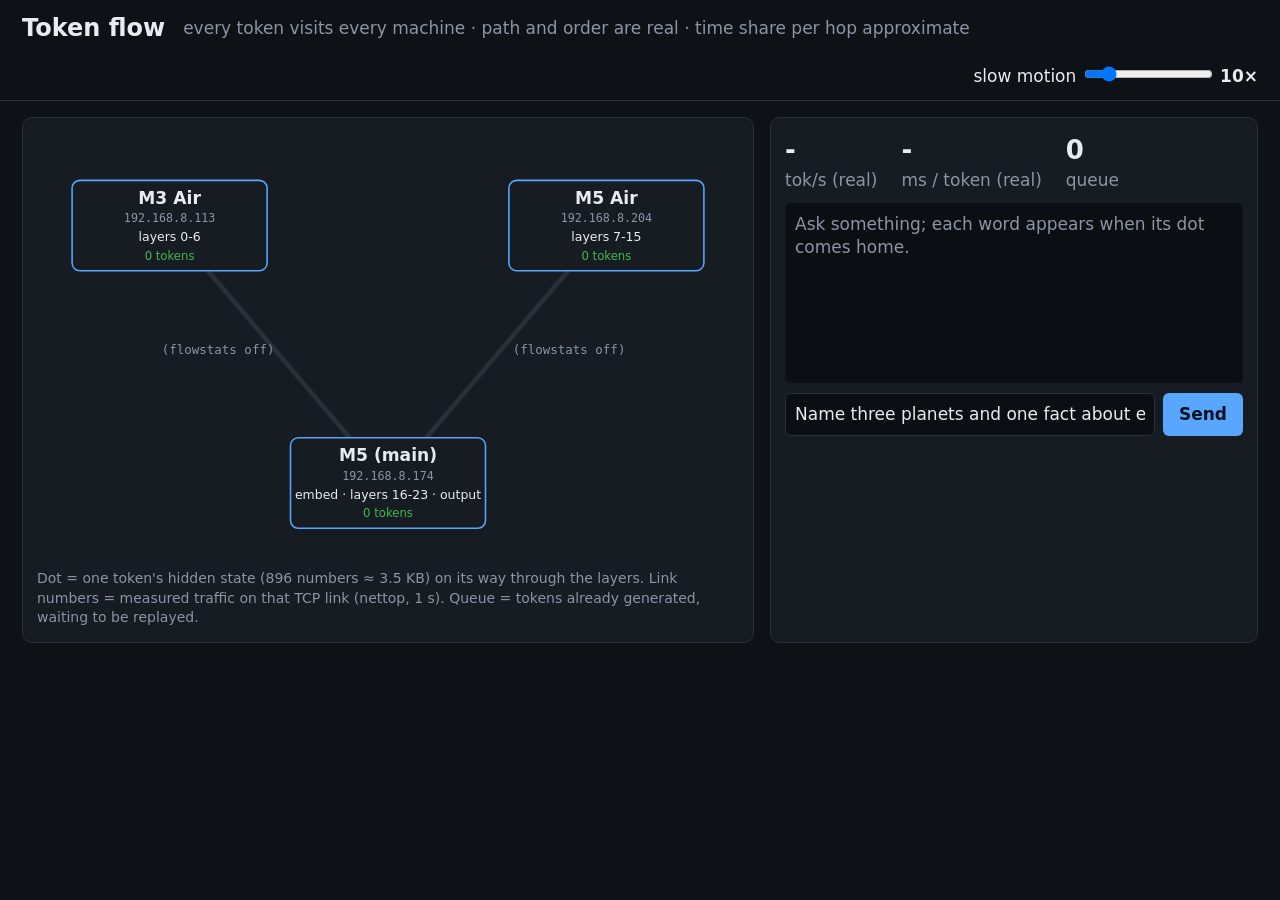
<file: test-runs/web/flow.html>
<!DOCTYPE html>
<!--
CONCEPT: live token-flow view of the pool: every token streamed by llama-server is drawn travelling the real path
         main (embed) -> helper A (its layers) -> main -> helper B (its layers) -> main (last layers + pick token).
         Link labels show MEASURED bytes/s per main<->helper TCP link (flowstats.py, nettop).
WHY: show the audience that one model runs across machines and every token visits every machine (llama.cpp RPC
     splits by LAYERS, star topology through main). Path and order are real; the animation is slowed down (slider)
     and the time share per hop is approximate (we can't time each hop per token without RPC debug logs).
DEPENDS ON: llama-server on main :8080 (stream), flowstats.py :8001 (optional), MACHINES below = run-002 load log
            (device order RPC0, RPC1, MTL0; layers by KV buffer sizes).
AFFECTS: nothing; sends one chat request per Send.
Open: http://<main>:8000/web/flow.html
-->
<html lang="en"><head><meta charset="utf-8"><title>Token flow</title>
<style>
  body { margin:0; background:#0e1116; color:#e8ecf2; font:17px/1.4 -apple-system, system-ui, sans-serif; }
  header { padding:12px 22px; border-bottom:1px solid #2a303a; display:flex; gap:18px; align-items:center; flex-wrap:wrap; }
  h1 { margin:0; font-size:24px; } .dim { color:#8b95a5; } .mono { font-family: ui-monospace, Menlo, monospace; }
  main { display:grid; grid-template-columns: 1.5fr 1fr; gap:16px; padding:16px 22px; }
  section { background:#171b22; border:1px solid #2a303a; border-radius:10px; padding:14px; }
  svg { width:100%; height:auto; display:block; }
  #out { white-space:pre-wrap; min-height:160px; max-height:330px; overflow:auto; background:#0b0e13; padding:10px; border-radius:6px; }
  #out .new { background:#58a6ff44; border-radius:3px; }
  form { display:flex; gap:8px; margin-top:10px; }
  input[type=text] { flex:1; font:inherit; padding:9px; background:#0b0e13; color:#e8ecf2; border:1px solid #2a303a; border-radius:6px; }
  button { font:inherit; padding:9px 16px; background:#58a6ff; color:#06121f; border:0; border-radius:6px; font-weight:700; }
  .stats b { font-size:26px; } .stats { display:flex; gap:24px; margin-bottom:10px; }
</style></head>
<body>
<header><h1>Token flow</h1>
  <span class="dim">every token visits every machine · path and order are real · time share per hop approximate</span>
  <label style="margin-left:auto">slow motion <input id="slow" type="range" min="1" max="60" value="10"> <b id="slowv">10×</b></label>
</header>
<main>
  <section><svg id="svg" viewBox="0 0 900 560"></svg>
    <div class="dim" style="font-size:14px">Dot = one token's hidden state (896 numbers ≈ 3.5 KB) on its way through the layers.
      Link numbers = measured traffic on that TCP link (nettop, 1 s). Queue = tokens already generated, waiting to be replayed.</div></section>
  <section>
    <div class="stats"><div><b id="tps">-</b><div class="dim">tok/s (real)</div></div>
      <div><b id="ms">-</b><div class="dim">ms / token (real)</div></div><div><b id="q">0</b><div class="dim">queue</div></div></div>
    <div id="out" class="dim">Ask something; each word appears when its dot comes home.</div>
    <form id="ask"><input id="prompt" type="text" value="Name three planets and one fact about each." autocomplete="off"><button>Send</button></form>
  </section>
</main>
<script>
// CONCEPT: the machines and layer ranges of run-002 (llama.cpp default split; device order RPC0, RPC1, then main).
const MACHINES = {
  main: { name: "M5 (main)",  ip: "192.168.8.174", x: 450, y: 450, layers: "embed · layers 16-23 · output" },
  a:    { name: "M3 Air",     ip: "192.168.8.113", x: 170, y: 120, layers: "layers 0-6" },
  b:    { name: "M5 Air",     ip: "192.168.8.204", x: 730, y: 120, layers: "layers 7-15" },
};
// The real per-token path. Weights = rough time share (network hop 1, compute ~ layers/4). Approximate, see header.
const PATH = [["main", 1, "embed"], ["a", 1.75, "L0-6"], ["main", 0.2, "copy"], ["b", 2.25, "L7-15"], ["main", 2.25, "L16-23 + pick"]];
const HOST = location.hostname || "127.0.0.1";
const LLAMA = `http://${HOST}:8080`, STATS = `http://${HOST}:8001/stats`;
const $ = (id) => document.getElementById(id);
const esc = (s) => String(s).replace(/[&<>"]/g, (c) => ({ "&":"&amp;", "<":"&lt;", ">":"&gt;", '"':"&quot;" }[c]));
const count = { main: 0, a: 0, b: 0 };

// ---- static diagram ----
function link(k) { const m = MACHINES[k], c = MACHINES.main;
  return `<line x1="${c.x}" y1="${c.y}" x2="${m.x}" y2="${m.y}" stroke="#2a303a" stroke-width="6"/>
          <text id="lbl-${k}" x="${(c.x + m.x) / 2 + (k === "a" ? -150 : 20)}" y="${(c.y + m.y) / 2}" fill="#8b95a5" font-size="16" class="mono">-</text>`; }
function box(k) { const m = MACHINES[k];
  return `<g><rect x="${m.x - 125}" y="${m.y - 58}" width="250" height="116" rx="10" fill="#171b22" stroke="#58a6ff" stroke-width="2" id="box-${k}"/>
    <text x="${m.x}" y="${m.y - 28}" text-anchor="middle" font-size="22" font-weight="700" fill="#e8ecf2">${m.name}</text>
    <text x="${m.x}" y="${m.y - 4}" text-anchor="middle" font-size="15" fill="#8b95a5" class="mono">${m.ip}</text>
    <text x="${m.x}" y="${m.y + 20}" text-anchor="middle" font-size="16" fill="#e8ecf2">${m.layers}</text>
    <text x="${m.x}" y="${m.y + 44}" text-anchor="middle" font-size="15" fill="#3fb950" id="cnt-${k}">0 tokens</text></g>`; }
$("svg").innerHTML = link("a") + link("b") + box("a") + box("b") + box("main") +
  `<g id="dot" visibility="hidden"><circle r="16" fill="#58a6ff"/><text id="dottxt" y="-24" text-anchor="middle" font-size="20" font-weight="700" fill="#e8ecf2"></text></g>`;

// ---- live link traffic (optional) ----
async function stats() {
  try {
    const s = await (await fetch(STATS, { signal: AbortSignal.timeout(1500) })).json();
    for (const k of ["a", "b"]) {
      const l = s.links[`${MACHINES[k].ip}:50052`];
      $("lbl-" + k).textContent = l ? `↑${(l.out_bps / 1024).toFixed(1)} ↓${(l.in_bps / 1024).toFixed(1)} KB/s` : "no link";
    }
  } catch { for (const k of ["a", "b"]) $("lbl-" + k).textContent = "(flowstats off)"; }
}
setInterval(stats, 1000); stats();

// ---- replay queue: each real token plays the path in slow motion, one at a time (like the real pipeline) ----
const queue = []; let playing = false, realMs = 30;
$("slow").oninput = () => $("slowv").textContent = $("slow").value + "×";
function pos(k) { return [MACHINES[k].x, MACHINES[k].y + (k === "main" ? -82 : 82)]; }   // stop at the box edge facing the links, not on the label
function play() {
  if (playing || !queue.length) return;
  playing = true; const tok = queue.shift(); $("q").textContent = queue.length;
  const total = Math.min(4000, Math.max(250, realMs * Number($("slow").value) * (tok.batch ? 3 : 1)));
  const W = PATH.reduce((s, p) => s + p[1], 0);
  $("dottxt").textContent = tok.text.trim() || "␣"; $("dot").setAttribute("visibility", "visible");
  let i = 0, t0 = performance.now(), from = pos("main");
  (function step(now) {
    const [k, w] = PATH[i], to = pos(k), d = (w / W) * total, f = Math.min(1, (now - t0) / d);
    const x = from[0] + (to[0] - from[0]) * f, y = from[1] + (to[1] - from[1]) * f;
    $("dot").setAttribute("transform", `translate(${x},${y})`);
    for (const m in MACHINES) $("box-" + m).setAttribute("stroke", m === k && f > 0.5 ? "#3fb950" : "#58a6ff");
    if (f < 1) return requestAnimationFrame(step);
    count[k] += (k !== "main" || i === 0) ? (tok.n || 1) : 0;
    $("cnt-" + k).textContent = `${count[k]} tokens`;
    from = to; t0 = now; i++;
    if (i < PATH.length) return requestAnimationFrame(step);
    if (!tok.batch) { const s = document.createElement("span"); s.className = "new"; s.textContent = tok.text; $("out").append(s); setTimeout(() => s.className = "", 400); $("out").scrollTop = 1e9; }
    playing = false; $("dot").setAttribute("visibility", "hidden"); play();
  })(t0);
}

// ---- remote trigger (test runs): when web/trigger.json gets a new id, this page sends its prompt itself, so the
// person watching sees a run Agent P1 starts. The id present at page load is ignored (no replay on reload).
let trigId;
setInterval(async () => {
  try {
    const t = await (await fetch("trigger.json?" + Date.now())).json();
    if (trigId === undefined) { trigId = t.id; return; }
    if (t.id !== trigId) { trigId = t.id; $("prompt").value = t.prompt; maxTokens = t.max_tokens || 96; $("ask").requestSubmit(); }
  } catch { if (trigId === undefined) trigId = null; }
}, 1000);
let maxTokens = 96;

// ---- chat stream (same request shape as the dashboard / crates/bench) ----
$("ask").onsubmit = async (e) => {
  e.preventDefault(); $("out").textContent = ""; $("out").classList.remove("dim");
  let last = null, n = 0; const t0 = performance.now();
  const r = await fetch(`${LLAMA}/v1/chat/completions`, { method: "POST", headers: { "Content-Type": "application/json" },
    body: JSON.stringify({ messages: [{ role: "user", content: $("prompt").value }], max_tokens: maxTokens, stream: true, cache_prompt: false, stream_options: { include_usage: true } }) });
  const rd = r.body.pipeThrough(new TextDecoderStream()).getReader(); let buf = "";
  for (;;) {
    const { value, done } = await rd.read(); if (done) break;
    buf += value; const lines = buf.split("\n"); buf = lines.pop();
    for (const line of lines) {
      if (!line.startsWith("data: ") || line === "data: [DONE]") continue;
      const d = JSON.parse(line.slice(6)), text = d.choices?.[0]?.delta?.content;
      if (text) {
        const now = performance.now();
        if (last === null) queue.push({ text: "prompt", batch: true, n: 1 });   // the whole prompt goes through once, as one batch
        else realMs = 0.7 * realMs + 0.3 * (now - last);
        last = now; n++; queue.push({ text }); $("q").textContent = queue.length; play();
        $("ms").textContent = realMs.toFixed(0);
      }
      if (d.timings) { $("tps").textContent = d.timings.predicted_per_second.toFixed(1); $("ms").textContent = d.timings.predicted_per_token_ms.toFixed(0);
        if (d.usage) queue.forEach((q) => { if (q.batch) q.text = `prompt (${d.usage.prompt_tokens} tok)`; }); }
    }
  }
};
</script>
</body></html>
</file>
